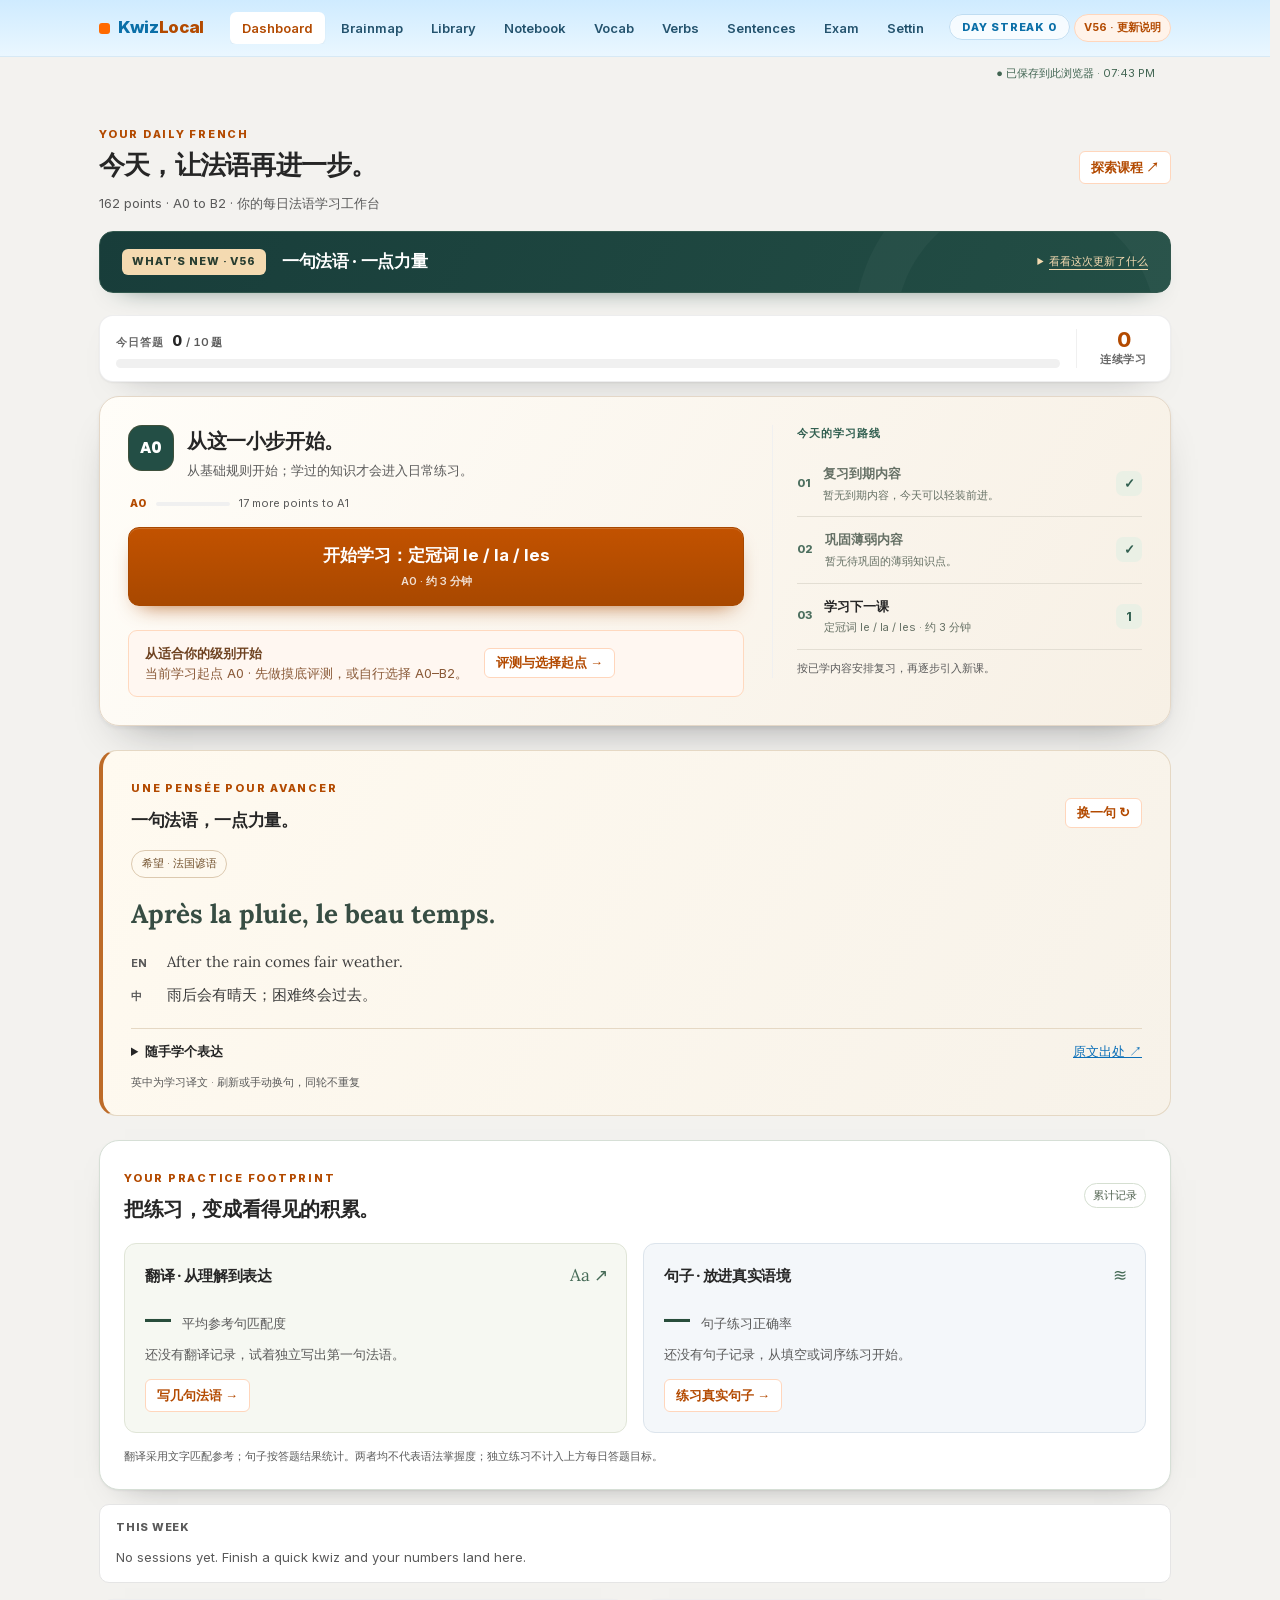
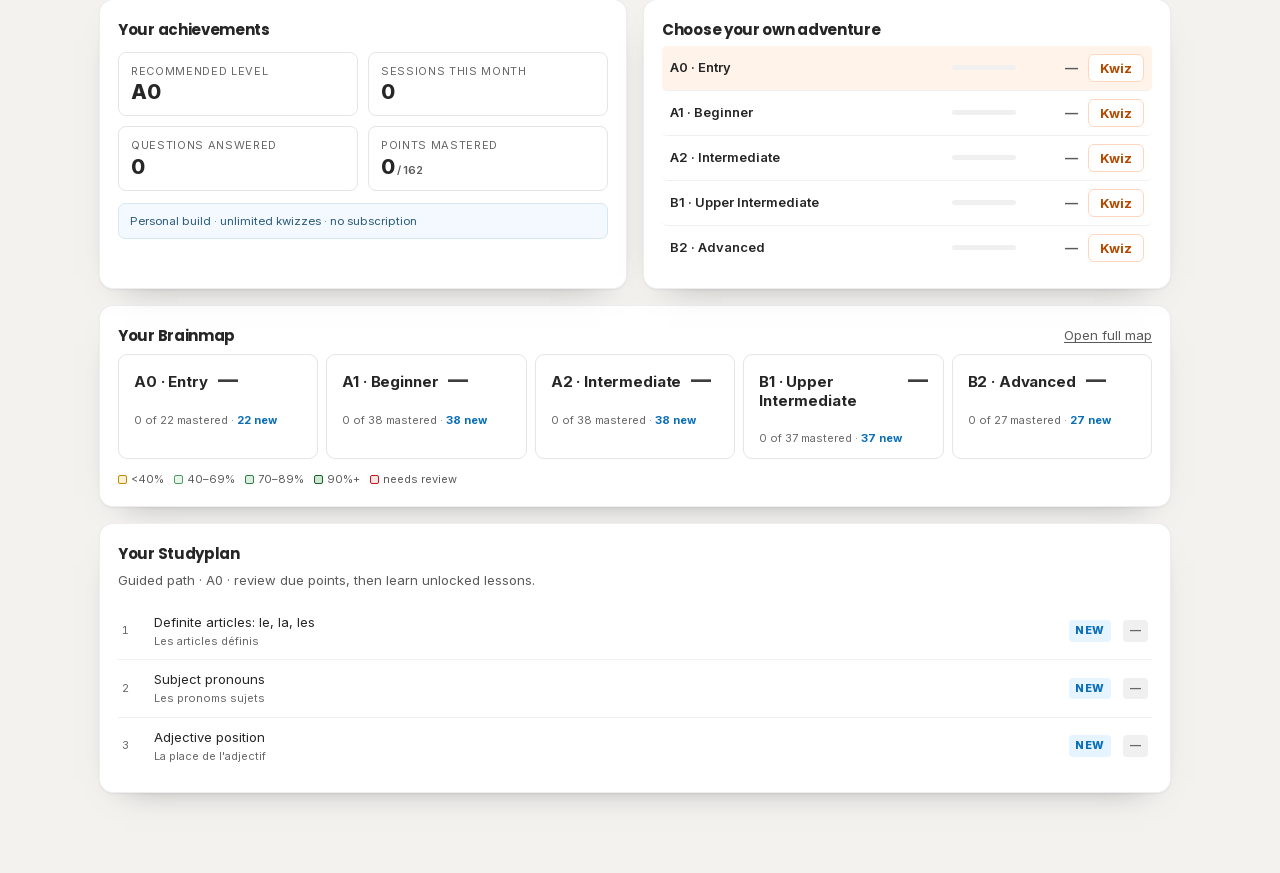
<file: app/index.html>
<!DOCTYPE html>
<html lang="en">
<head>
<meta charset="UTF-8">
<meta name="viewport" content="width=device-width, initial-scale=1.0, viewport-fit=cover">
<meta name="theme-color" content="#F26500">
<meta name="description" content="Offline French grammar, vocabulary and conjugation practice.">
<meta name="apple-mobile-web-app-capable" content="yes">
<meta name="apple-mobile-web-app-status-bar-style" content="default">
<meta name="apple-mobile-web-app-title" content="KwizLocal">
<meta name="mobile-web-app-capable" content="yes">
<title>Kwiz Local — French</title>
<link rel="manifest" href="manifest.json">
<link rel="apple-touch-icon" href="icons/apple-touch-icon.png">
<link rel="icon" type="image/png" sizes="192x192" href="icons/icon-192.png">
<link rel="stylesheet" href="styles.css">
</head>
<body>
<header class="topbar">
  <div class="topbar-inner">
    <a class="logo" href="#/">
      <span class="logo-dot"></span>
      <span class="logo-text">Kwiz<span class="logo-accent">Local</span></span>
    </a>
    <nav class="nav">
      <a href="#/" data-nav="dashboard">Dashboard</a>
      <a href="#/brainmap" data-nav="brainmap">Brainmap</a>
      <a href="#/library" data-nav="library">Library</a>
      <a href="#/notebook" data-nav="notebook">Notebook</a>
      <a href="#/vocab" data-nav="vocab">Vocab</a>
      <a href="#/verbs" data-nav="verbs">Verbs</a>
      <a href="#/sentences" data-nav="sentences">Sentences</a>
      <a href="#/exam" data-nav="exam">Exam</a>
      <a href="#/settings" data-nav="settings">Settings</a>
    </nav>
    <div class="topbar-right">
      <span class="streak-chip" id="streakChip">DAY STREAK 0</span>
      <a href="#/settings" class="version-chip" id="versionChip" aria-label="版本与更新说明"></a>
    </div>
  </div>
</header>
<div class="save-status" id="saveStatus" role="status" aria-live="polite"></div>

<main id="app"></main>

<div id="tooltip" class="tooltip" hidden></div>
<div id="drawer" class="drawer" role="dialog" aria-modal="true" aria-labelledby="drawerTitle" tabindex="-1" hidden>
  <div class="drawer-head">
    <span id="drawerTitle"></span>
    <button class="icon-btn" id="drawerClose" aria-label="Close">×</button>
  </div>
  <div id="drawerBody" class="drawer-body"></div>
</div>
<div id="scrim" class="scrim" hidden></div>

<nav class="tabbar" id="tabbar" aria-label="Primary">
  <a href="#/" data-tab="dashboard">
    <svg viewBox="0 0 24 24" aria-hidden="true"><path d="M3 11l9-8 9 8v8a2 2 0 0 1-2 2h-4v-6H9v6H5a2 2 0 0 1-2-2z"/></svg>
    <span>Home</span>
  </a>
  <button type="button" data-tab-action="quick">
    <svg viewBox="0 0 24 24" aria-hidden="true"><path d="M8 5v14l11-7z"/></svg>
    <span>Practise</span>
  </button>
  <a href="#/library" data-tab="library">
    <svg viewBox="0 0 24 24" aria-hidden="true"><path d="M4 5h16v2H4zm0 6h16v2H4zm0 6h10v2H4z"/></svg>
    <span>Library</span>
  </a>
  <a href="#/notebook" data-tab="notebook">
    <svg viewBox="0 0 24 24" aria-hidden="true"><path d="M5 3h11a3 3 0 0 1 3 3v15H8a3 3 0 0 1-3-3zm3 2v11h9V6a1 1 0 0 0-1-1z"/></svg>
    <span>Notebook</span>
  </a>
  <button type="button" data-tab-action="more">
    <svg viewBox="0 0 24 24" aria-hidden="true"><path d="M6 10a2 2 0 1 0 0 4 2 2 0 0 0 0-4m6 0a2 2 0 1 0 0 4 2 2 0 0 0 0-4m6 0a2 2 0 1 0 0 4 2 2 0 0 0 0-4"/></svg>
    <span>More</span>
  </button>
</nav>

<div id="sheetScrim" class="scrim" hidden></div>
<div id="moreSheet" class="sheet" hidden>
  <div class="sheet-handle"></div>
  <div class="sheet-grid">
    <a href="#/brainmap"><b>Brainmap</b><span id="moreBrainmapCount">Your points, colour-coded</span></a>
    <a href="#/vocab"><b>Vocabulary</b><span id="moreVocabCount">words · flashcards · cloze</span></a>
    <a href="#/verbs"><b>Verbs</b><span>74 verbs × 7 tenses</span></a>
    <a href="#/sentences"><b>Sentences</b><span>13,869 real sentences</span></a>
    <a href="#/exam"><b>Exam</b><span>TCF-style timed test</span></a>
    <a href="#/settings"><b>Settings</b><span>Goal, export, import</span></a>
  </div>
</div>

<script src="release.js"></script>
<script src="coaching.js"></script>
<script src="data.js"></script>
<script src="extra.js"></script>
<script src="foundations.js"></script>
<script src="deep.js"></script>
<script src="zh.js"></script>
<script src="contrast.js"></script>
<script src="vocab.js"></script>
<script src="gloss.js"></script>
<script src="distract.js"></script>
<script src="verbs.js"></script>
<script src="curriculum.js"></script>
<script src="answer-matcher.js"></script>
<script src="engine.js"></script>
<script src="source-library.js"></script>
<script src="theme-library.js"></script>
<script src="reference-library.js"></script>
<script src="batch-practice.js"></script>
<script src="learning-support.js"></script>
<script src="home-extras.js"></script>
<script src="app.js"></script>
<script>
/* Service worker only works over http(s); skip it when opened as a file.

   A new build is cached but does NOT take over on its own — activating it
   would swap assets under a page that is halfway through a quiz. Instead the
   page offers a banner and the learner decides when to switch. */
if ("serviceWorker" in navigator && location.protocol.indexOf("http") === 0) {
  var updateBar = null;
  var applyingUpdate = false;
  navigator.serviceWorker.addEventListener("controllerchange", function () {
    if (applyingUpdate) location.reload();
  });

  function offerUpdate(worker) {
    if (!worker || !navigator.serviceWorker.controller) return;  // first install
    if (updateBar) return;
    updateBar = document.createElement("div");
    updateBar.className = "sw-update";
    updateBar.setAttribute("role", "status");
    updateBar.innerHTML = '<span>新版本已就绪 · A new version is ready.</span>'
      + '<button type="button" class="sw-update-go">Reload</button>'
      + '<button type="button" class="sw-update-later" aria-label="Dismiss">Later</button>';
    document.body.appendChild(updateBar);
    updateBar.querySelector(".sw-update-go").addEventListener("click", function () {
      applyingUpdate = true;
      this.disabled = true;
      this.textContent = "正在更新…";
      worker.postMessage({ type: "SKIP_WAITING" });
    });
    updateBar.querySelector(".sw-update-later").addEventListener("click", function () {
      updateBar.remove();
      updateBar = null;
    });
  }

  window.addEventListener("load", function () {
    navigator.serviceWorker.register("sw.js", { updateViaCache: "none" }).then(function (reg) {
      offerUpdate(reg.waiting);
      reg.addEventListener("updatefound", function () {
        var next = reg.installing;
        if (!next) return;
        next.addEventListener("statechange", function () {
          if (next.state === "installed") offerUpdate(next);
        });
      });
    }).catch(function () {});
  });
}
</script>
<script>
document.getElementById("versionChip").textContent = "V" + RELEASE.version + " · 更新说明";
renderSaveStatus();
</script>
</body>
</html>
</file>
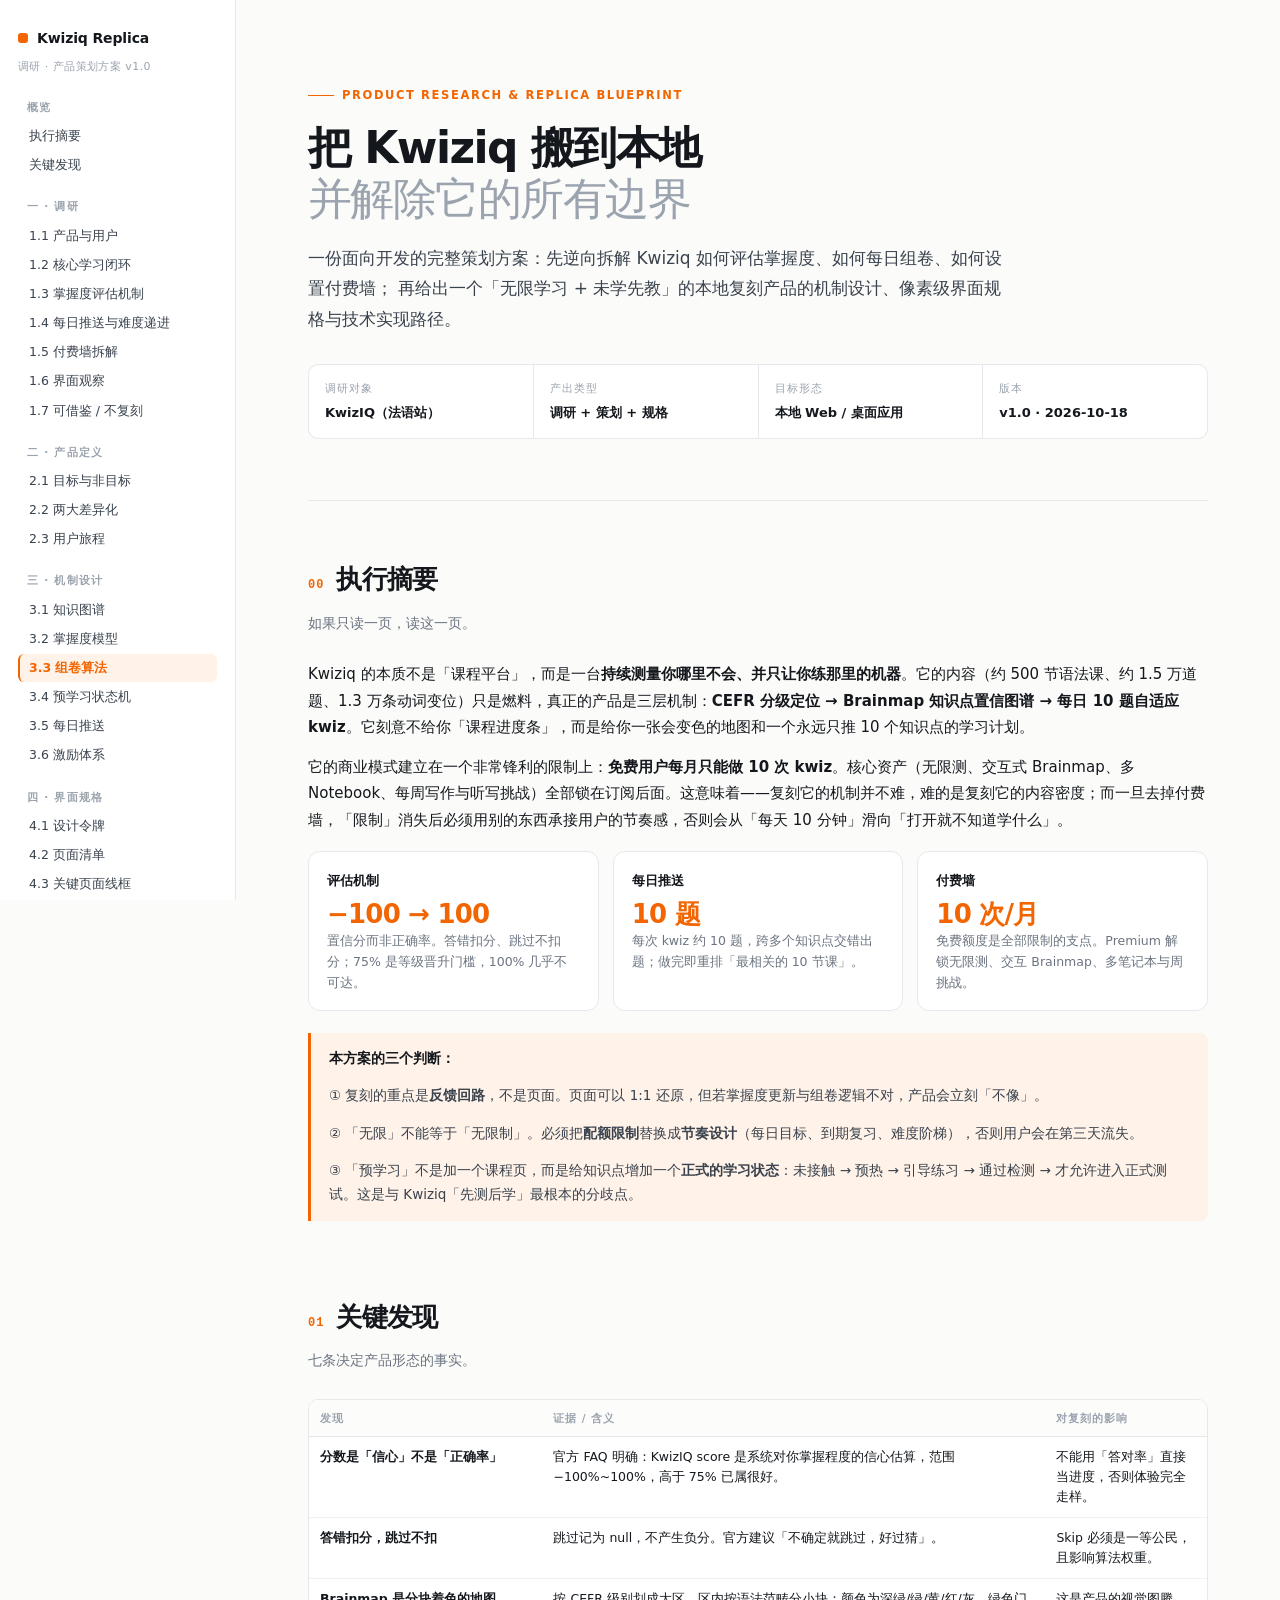
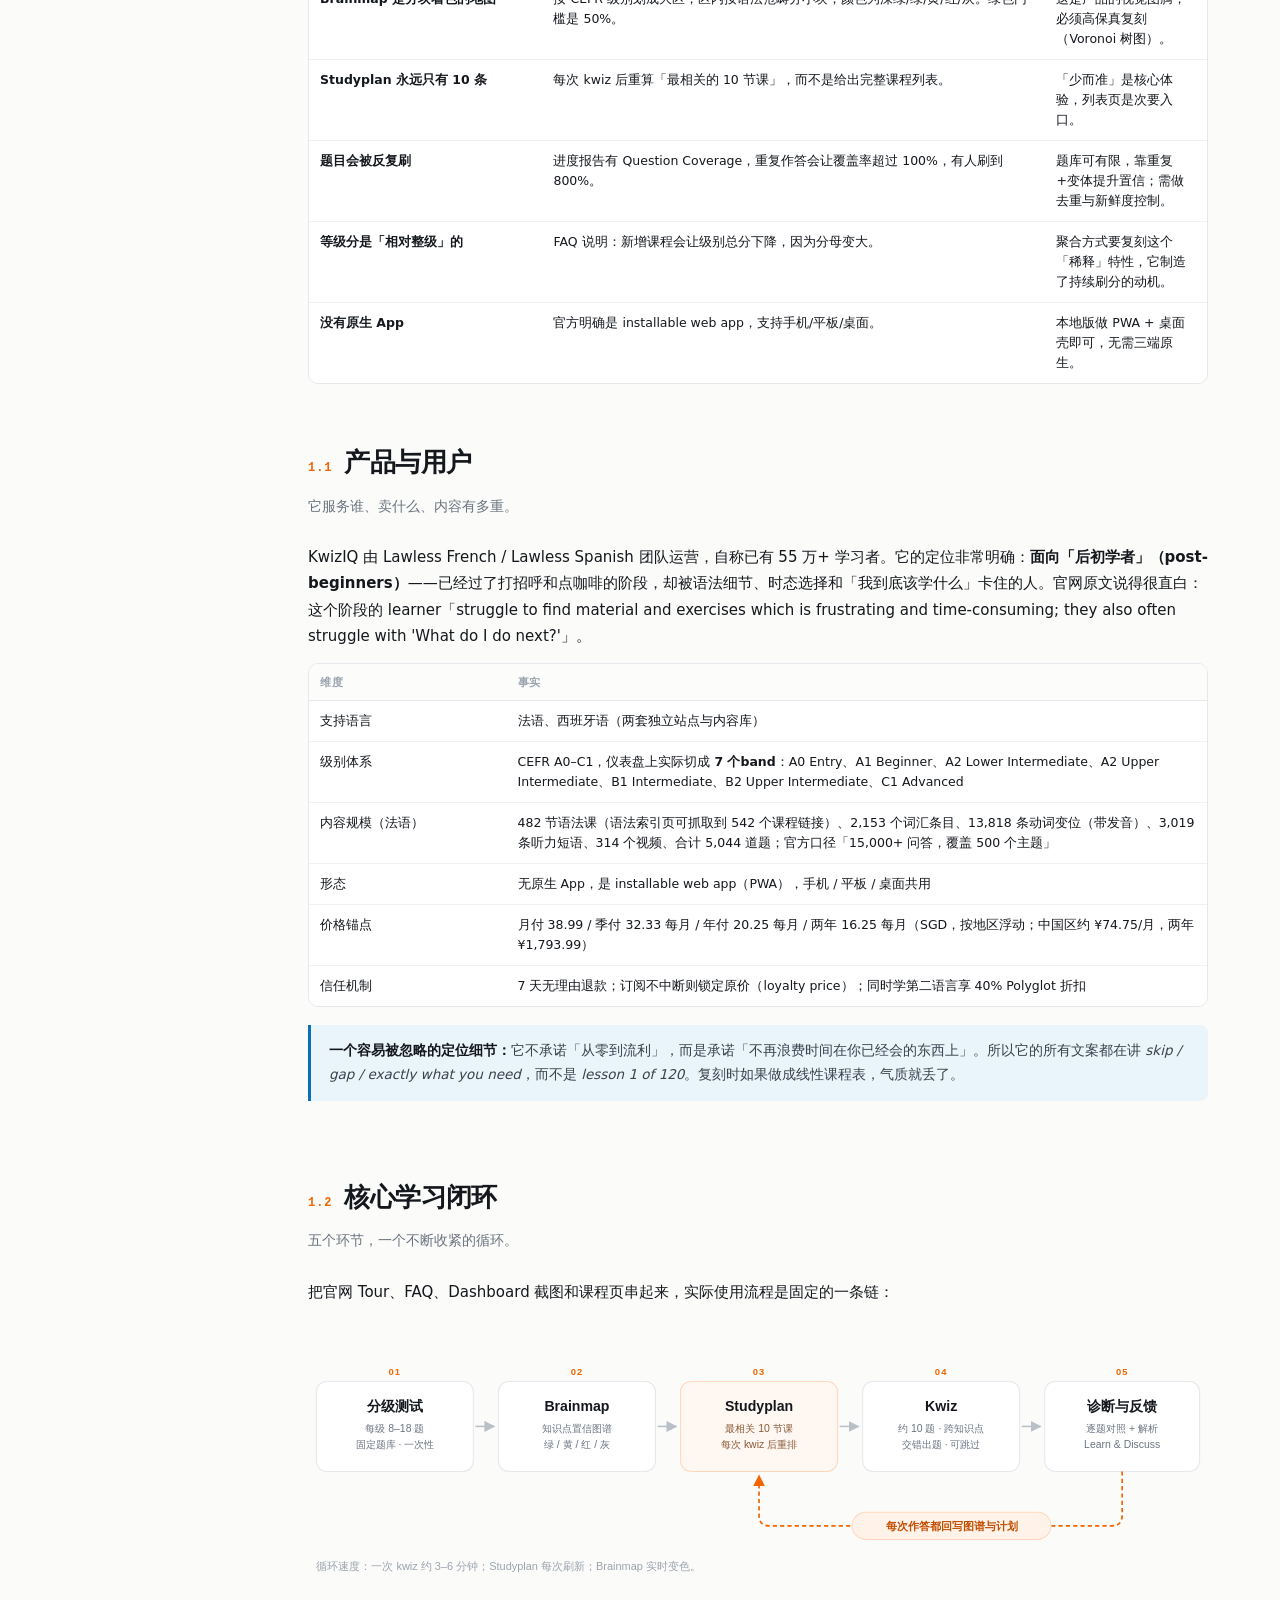
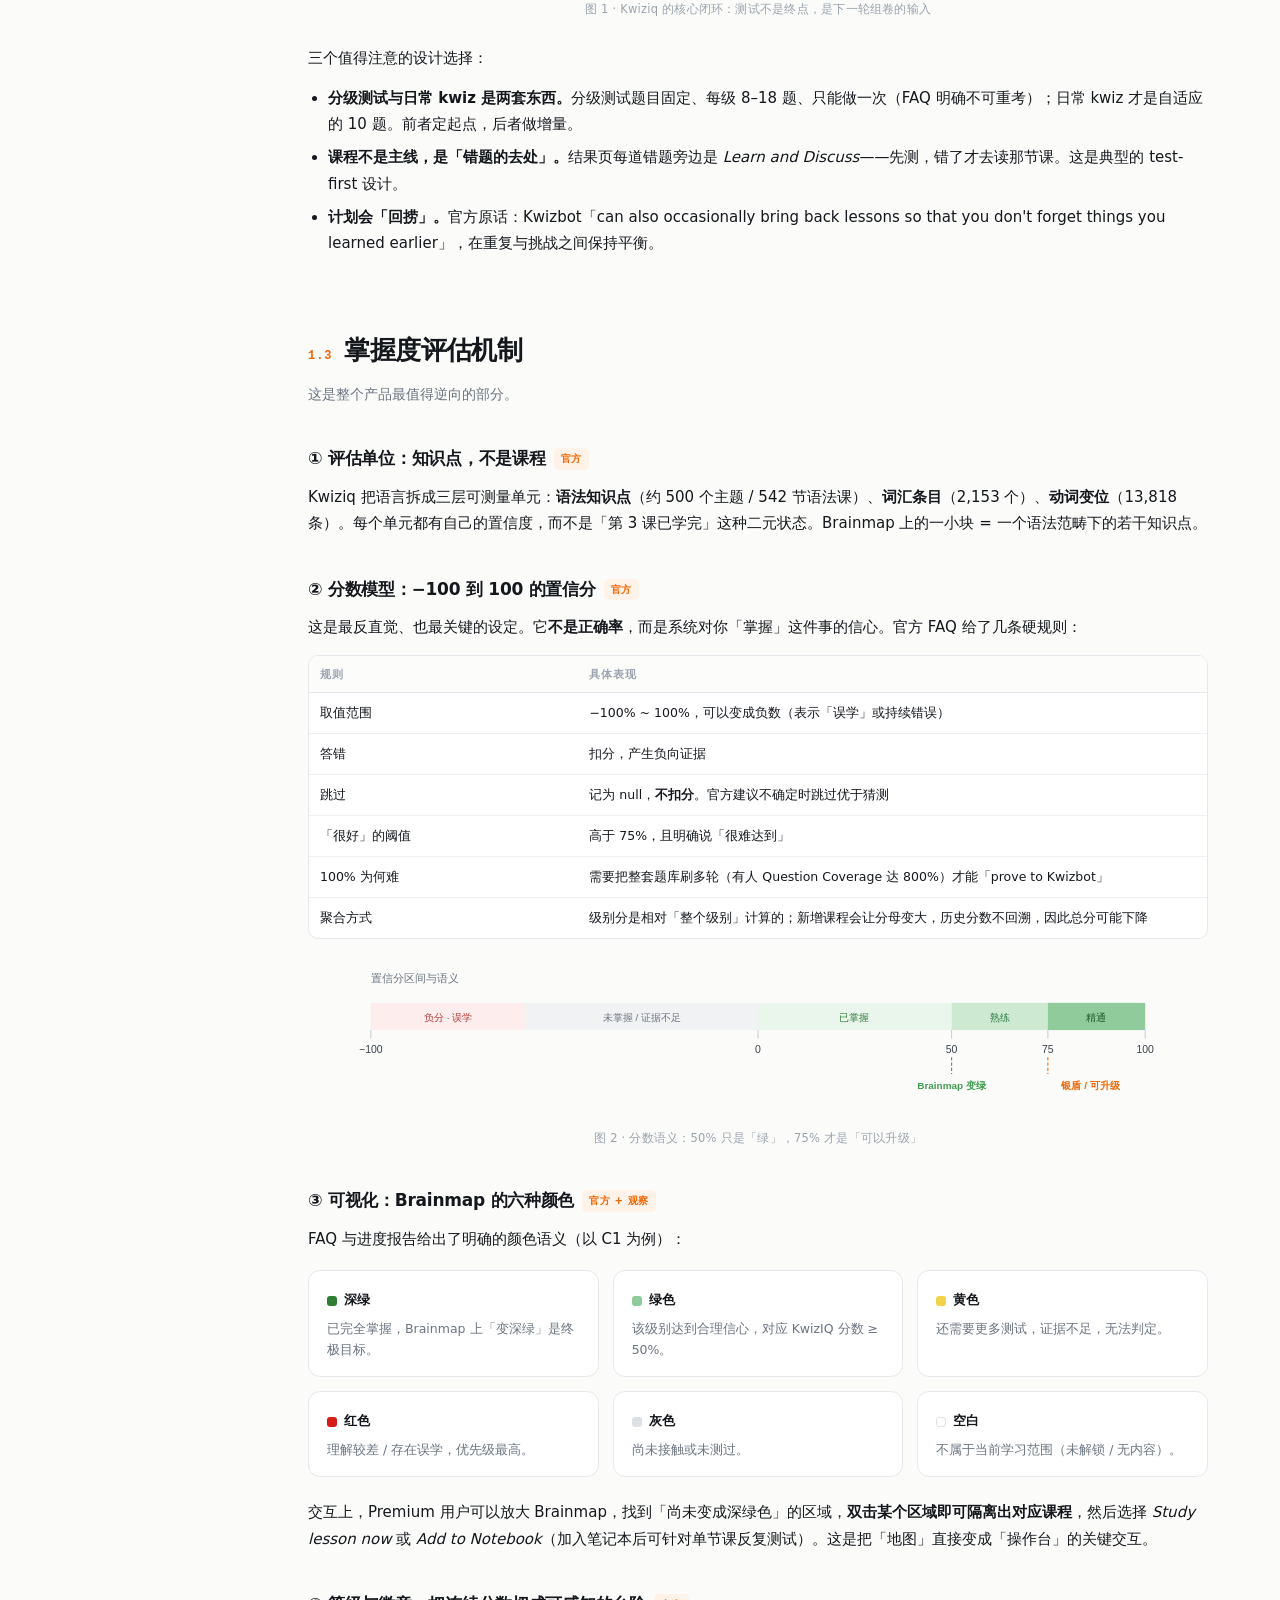
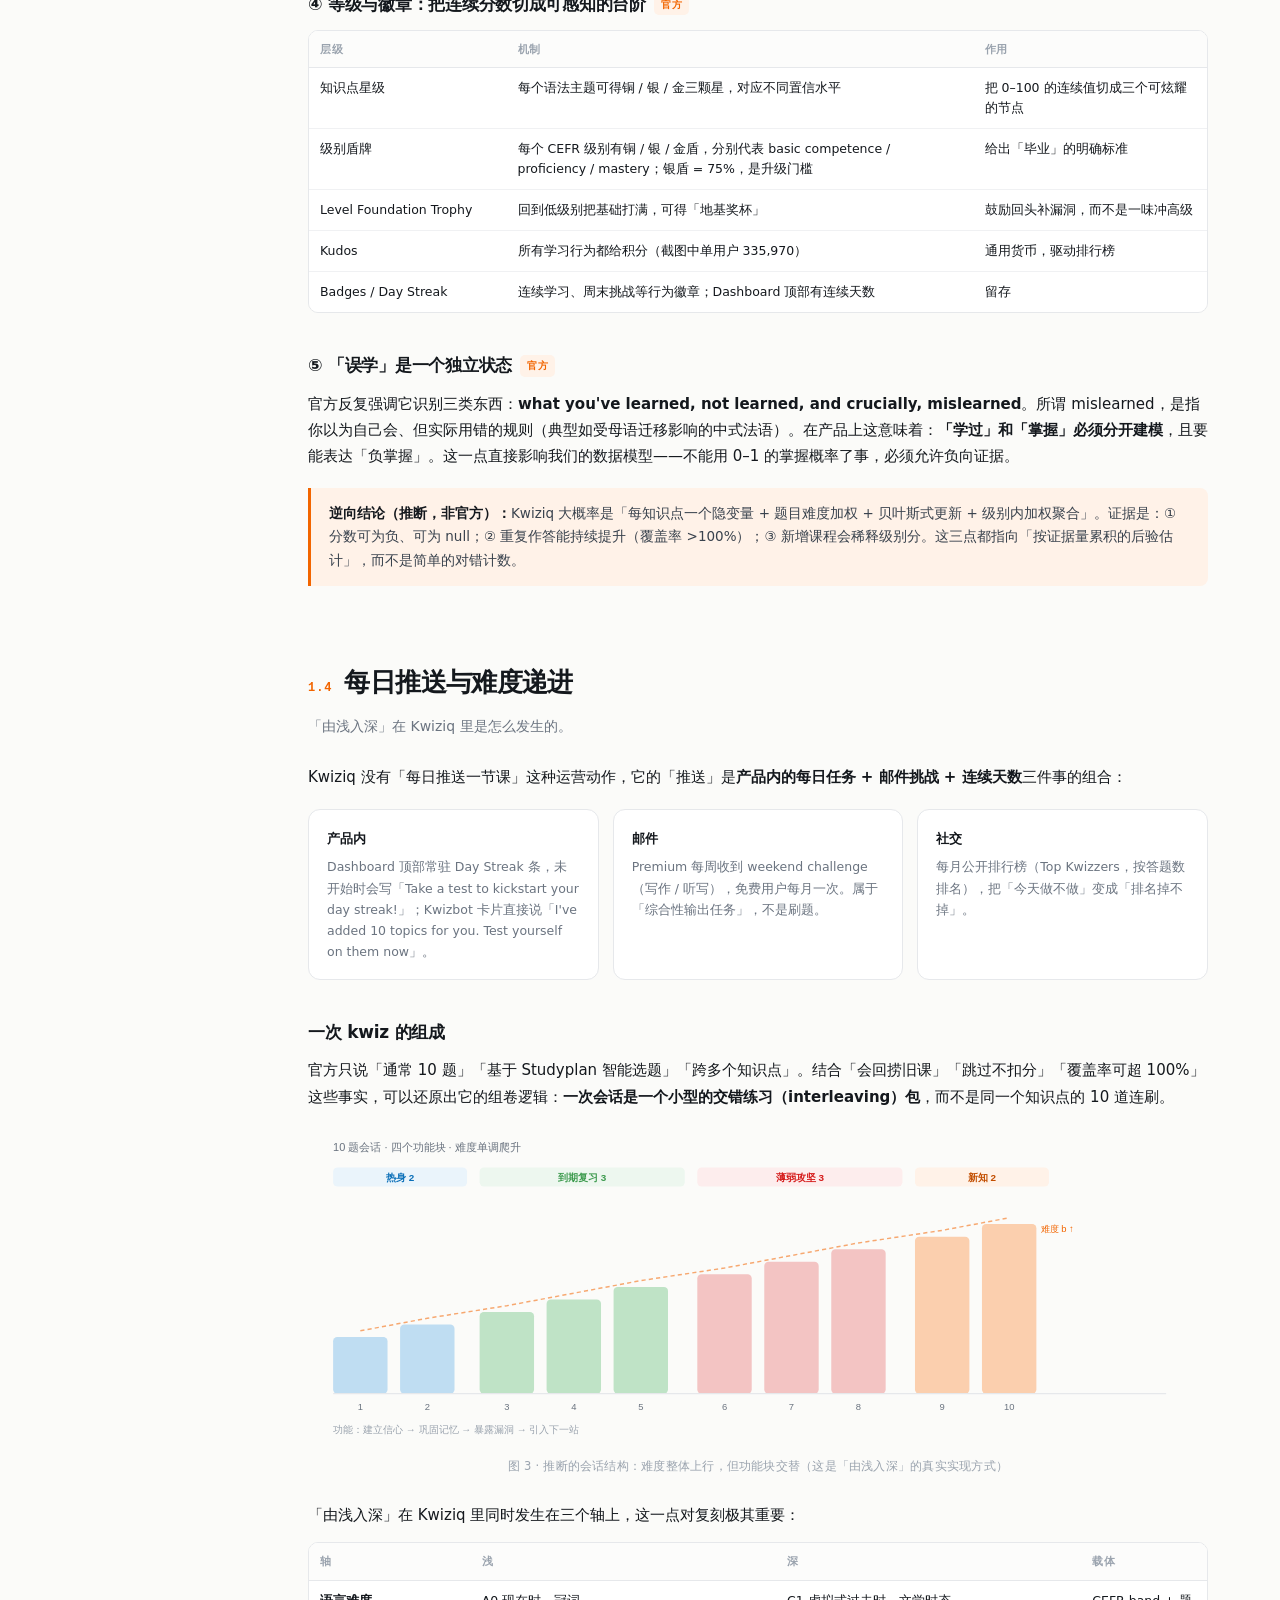
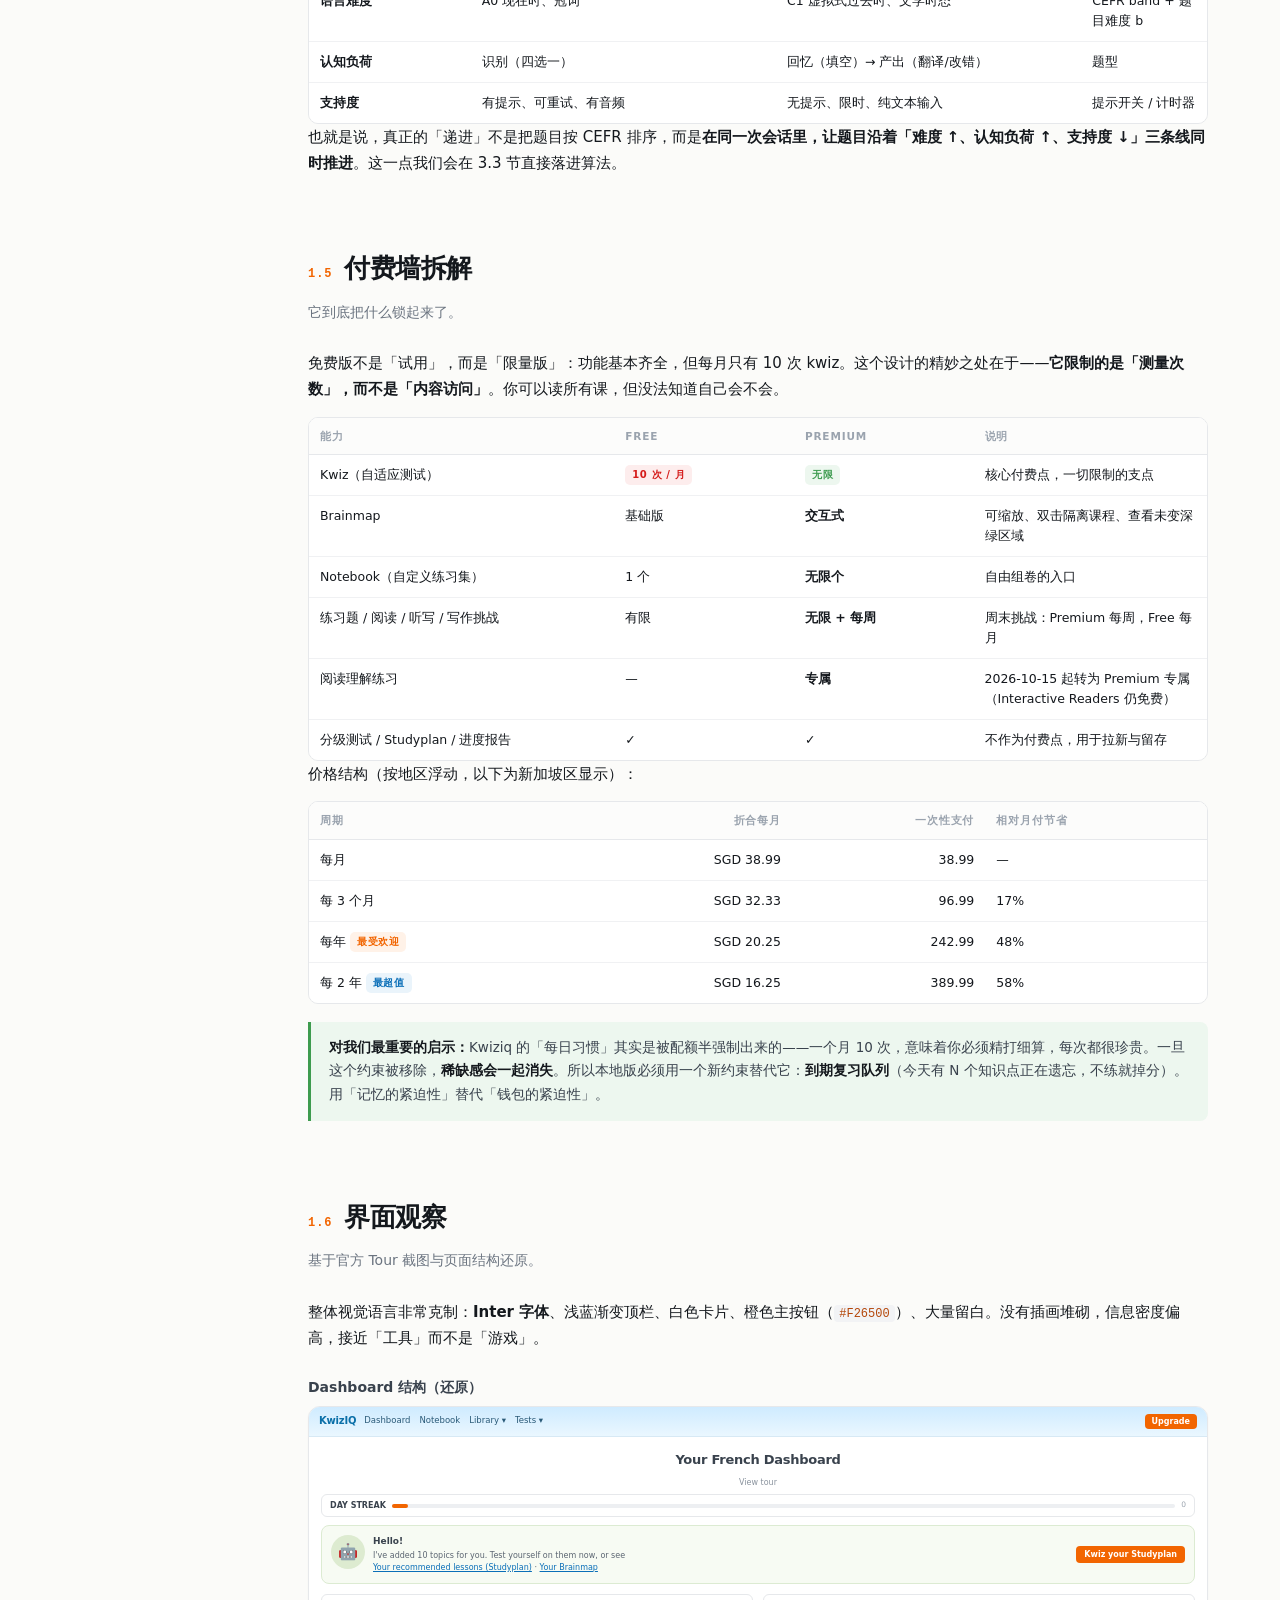
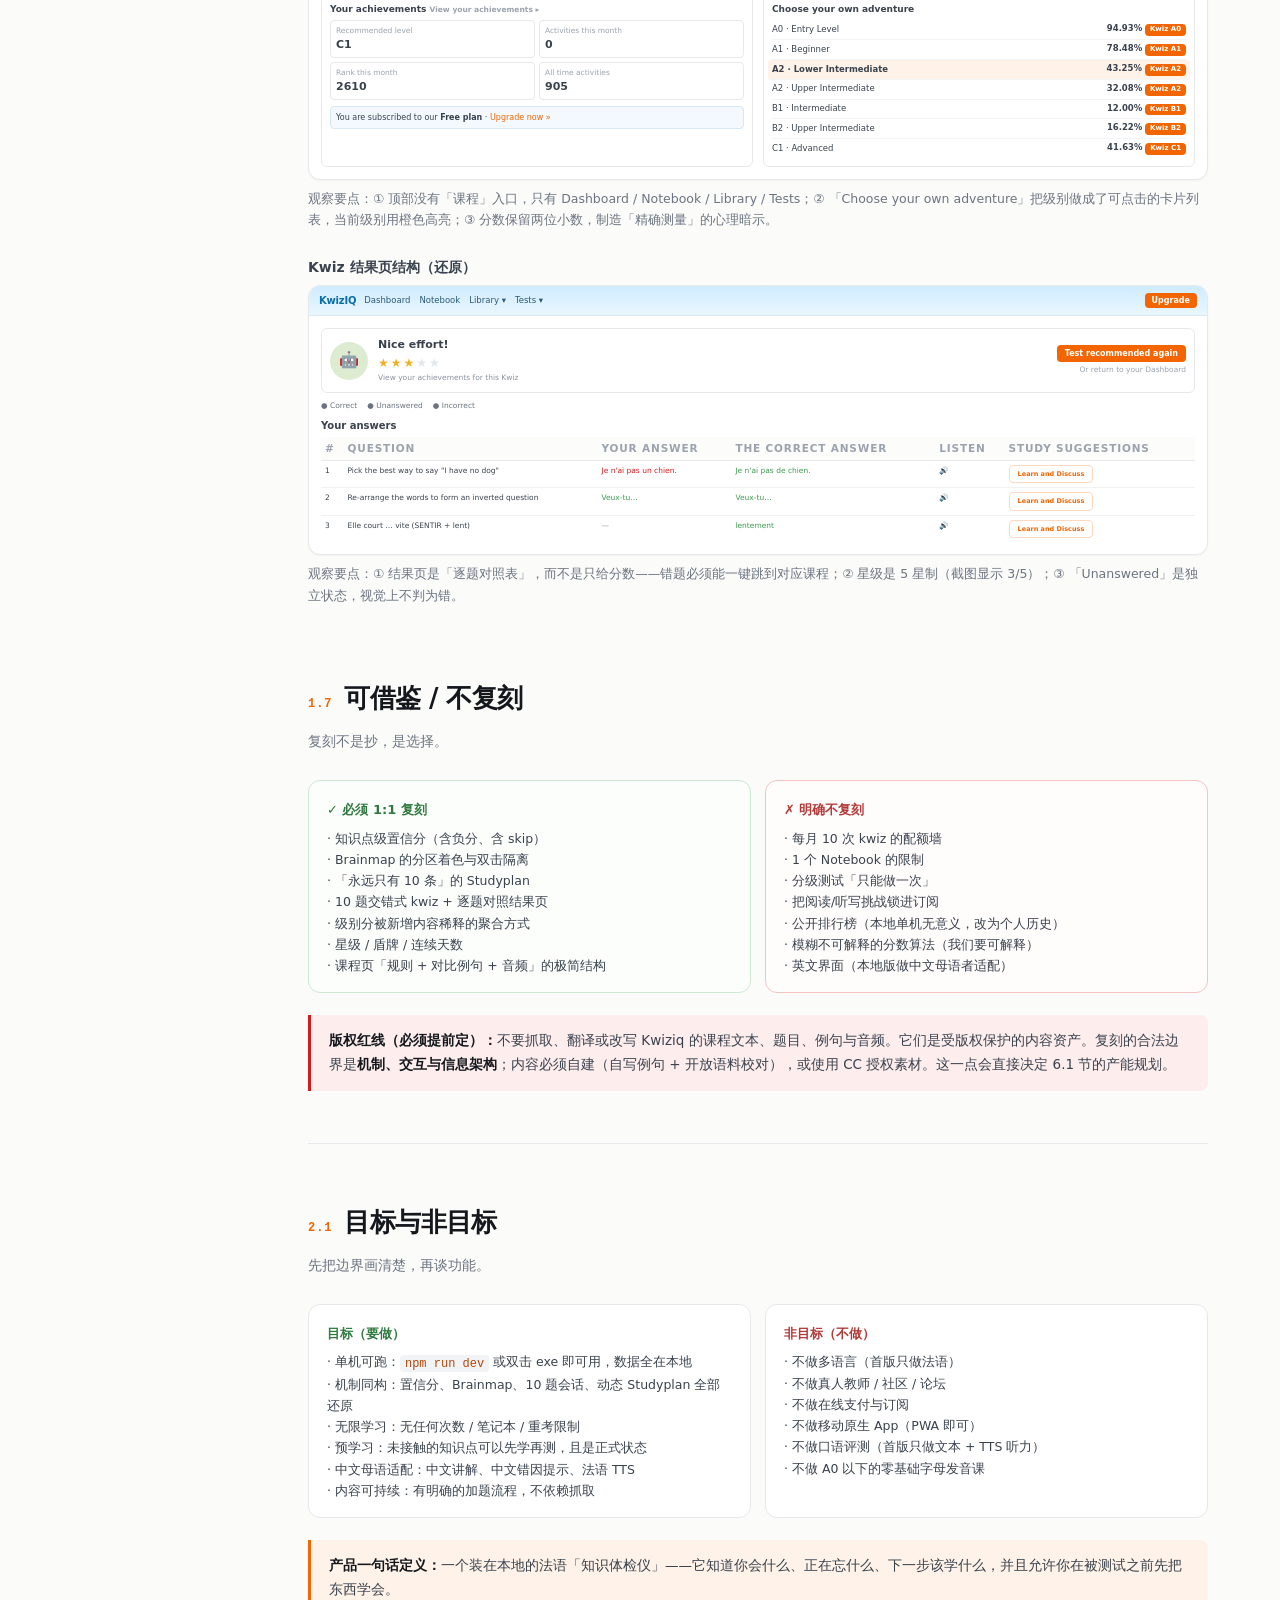
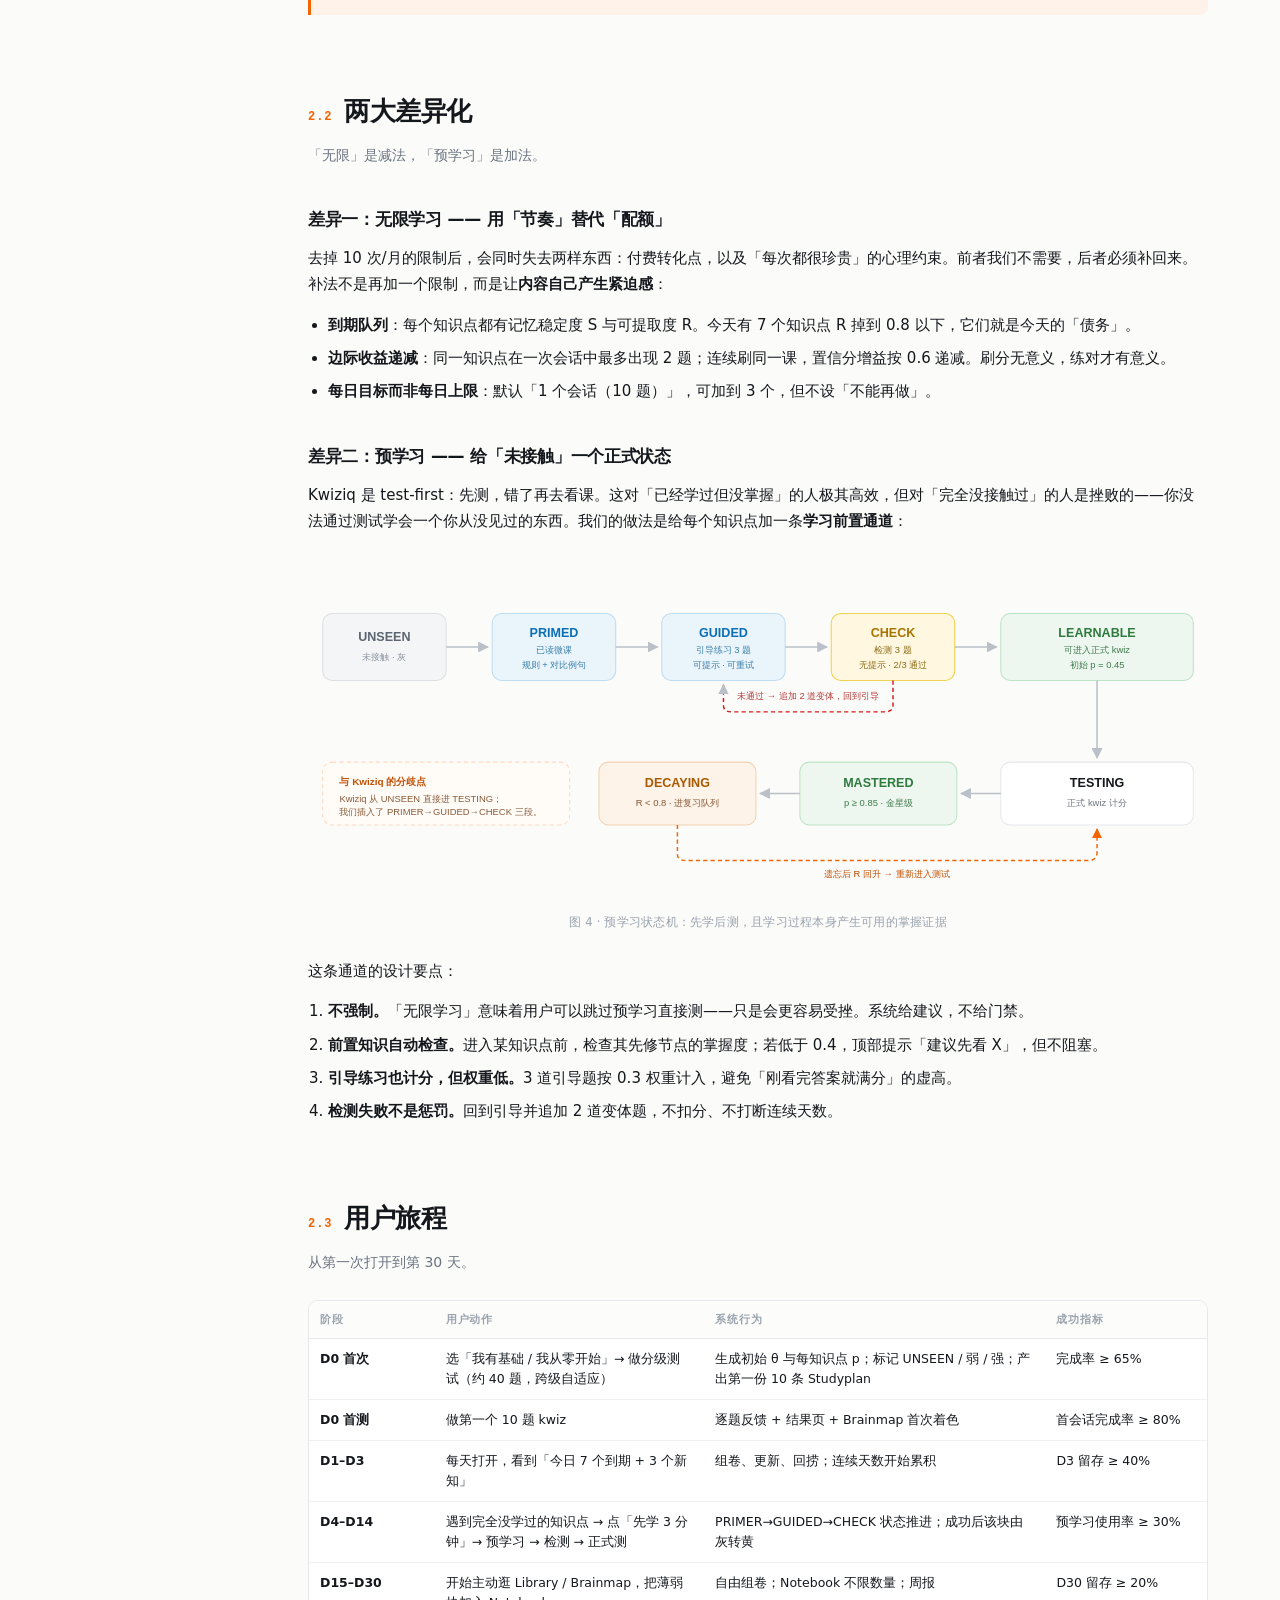
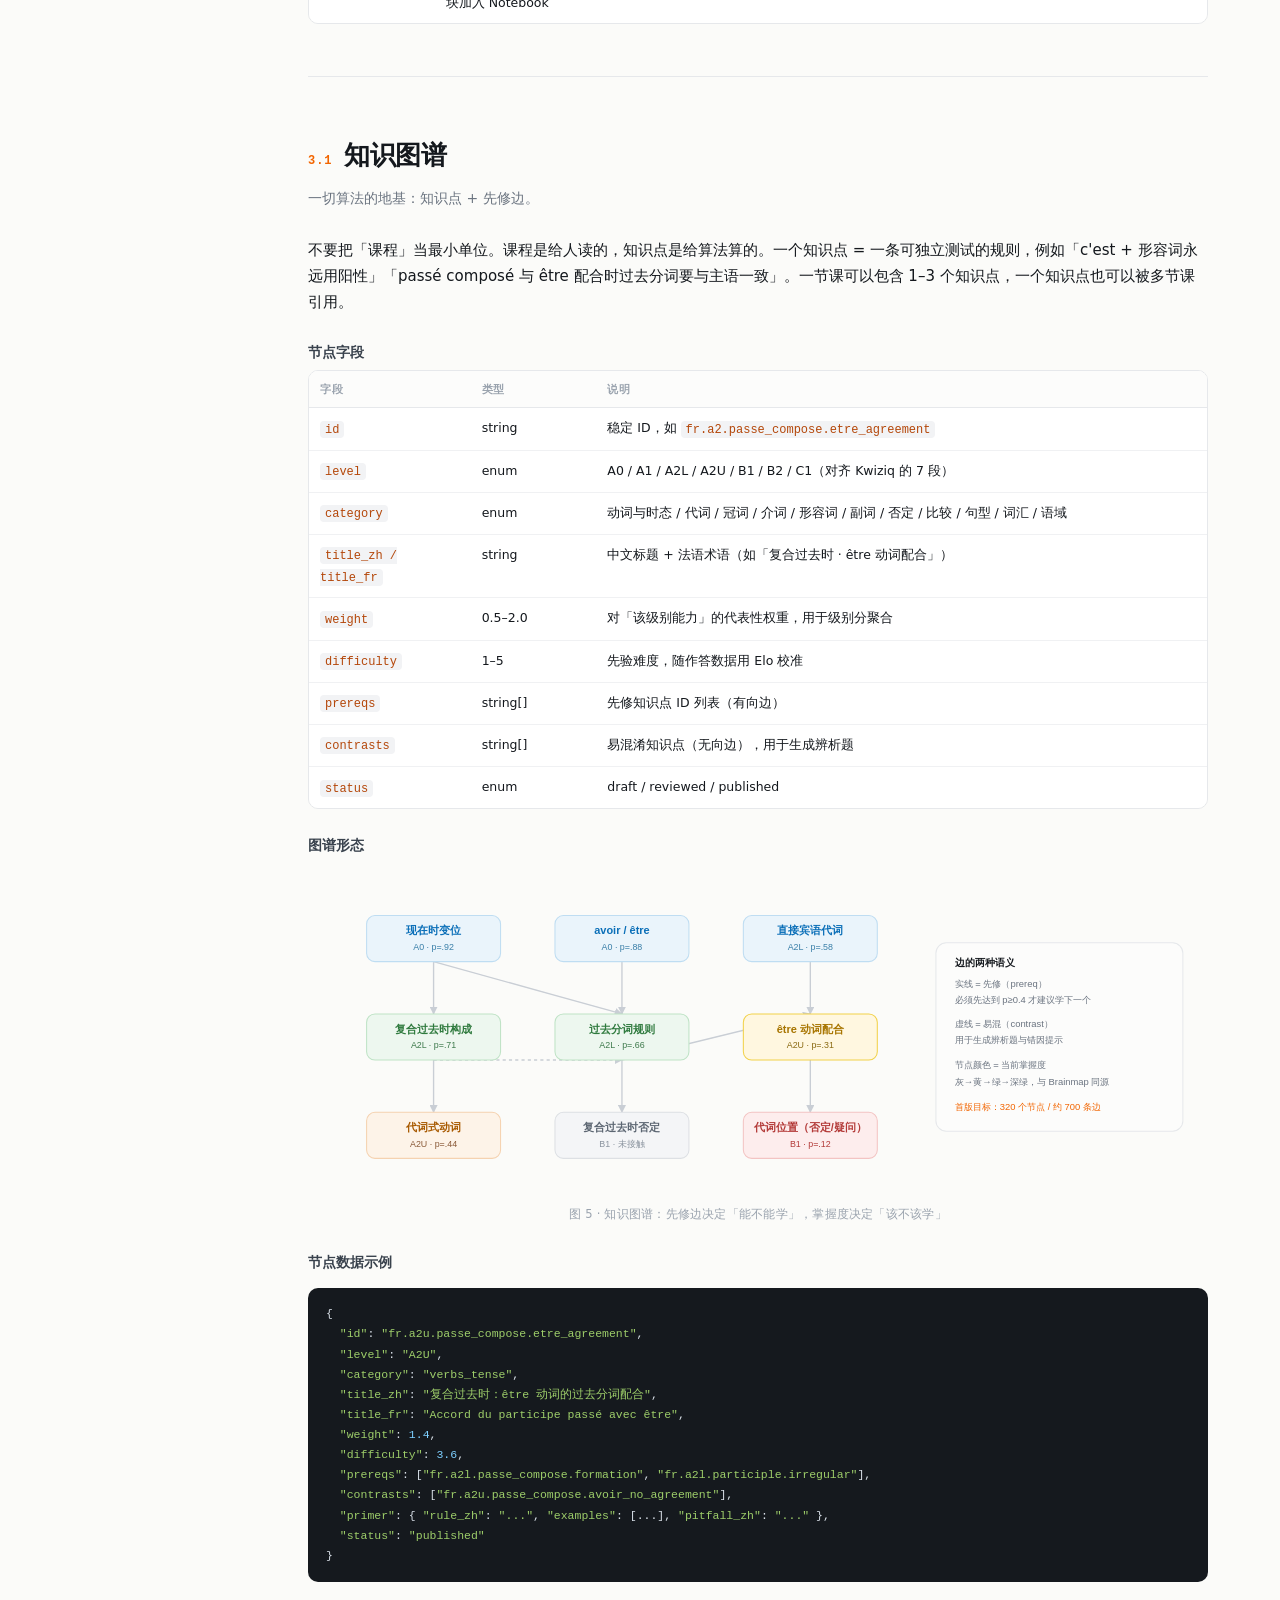
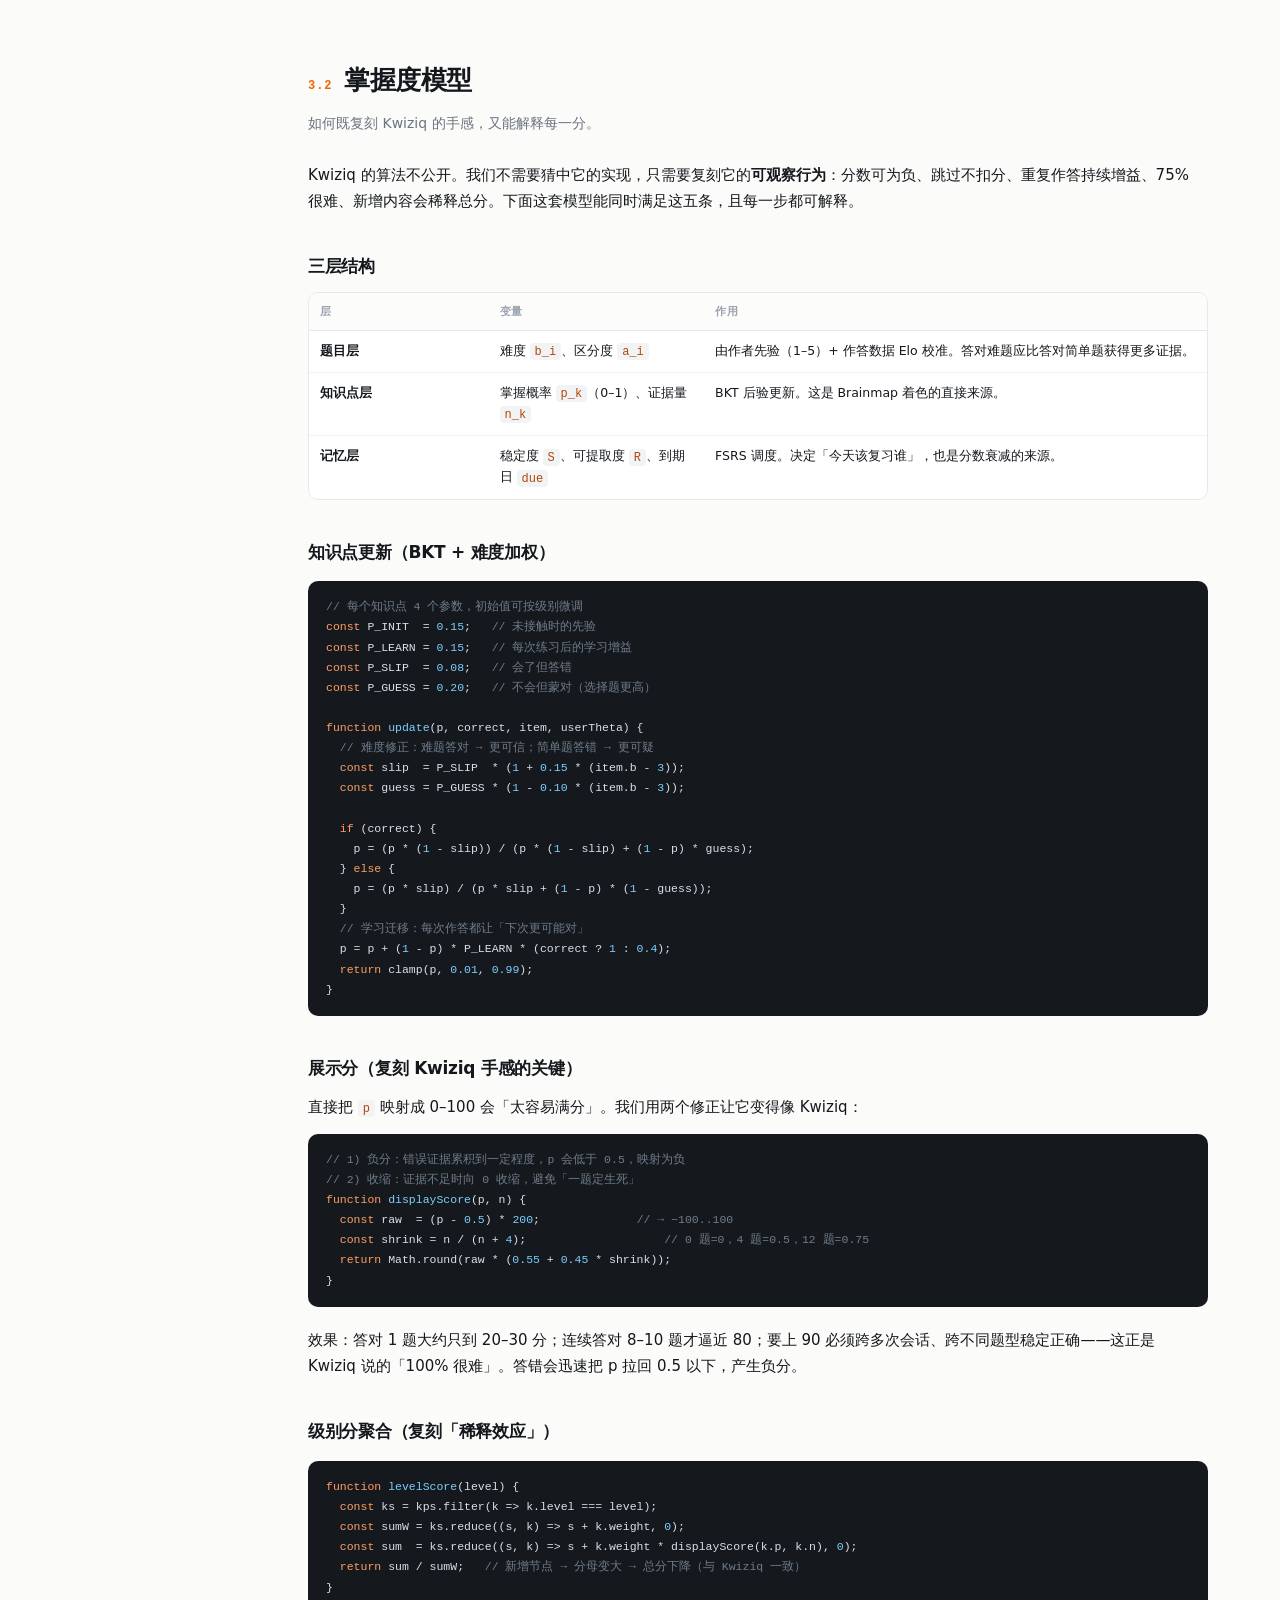
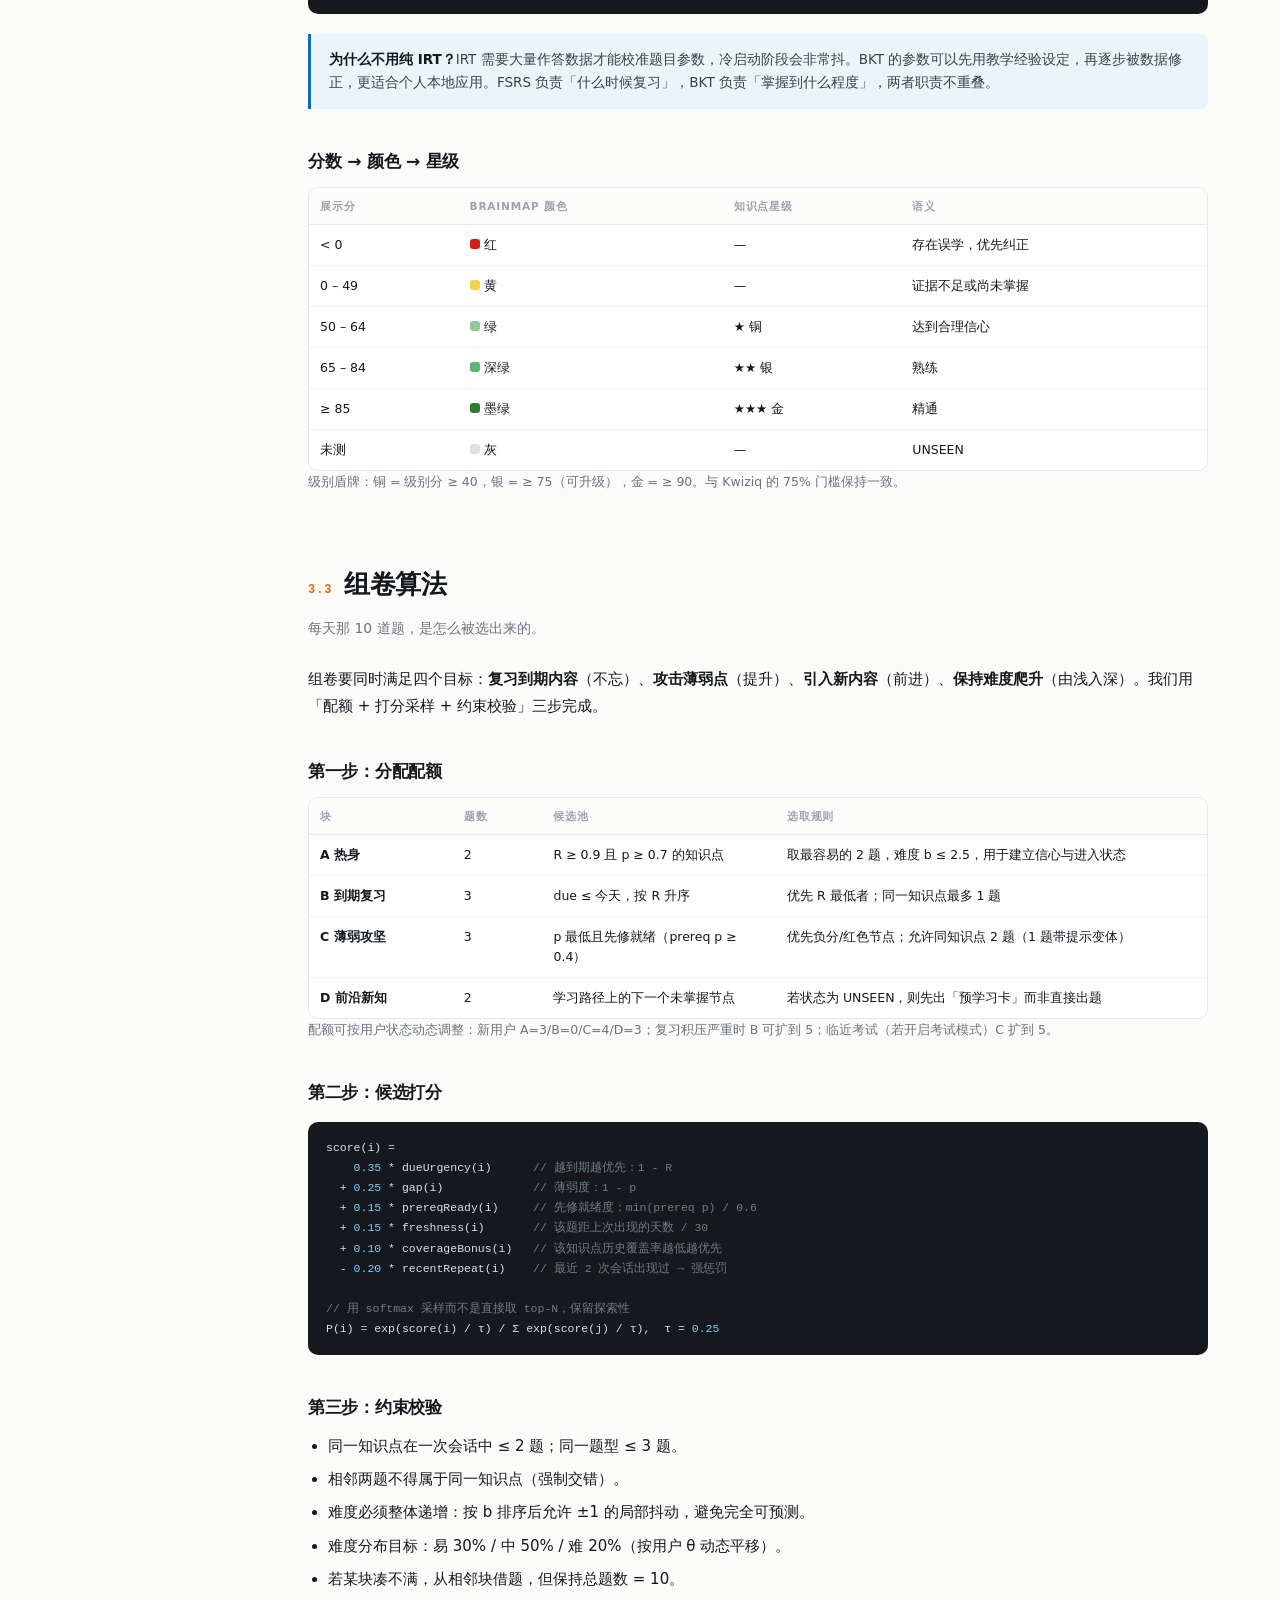
<file: Kwiziq复刻_调研与策划方案.html>
<!DOCTYPE html>
<html lang="zh-CN">
<head>
<meta charset="UTF-8">
<meta name="viewport" content="width=device-width, initial-scale=1.0">
<title>Kwiziq 复刻 · 调研与产品策划方案</title>
<style>
  :root{
    --ink:#14181D; --ink2:#39424D; --muted:#6B7480; --faint:#9AA3AE;
    --line:#E6E8EB; --line2:#F0F1F3; --bg:#FBFBF9; --card:#FFFFFF;
    --brand:#F26500; --brand-soft:#FFF2E8; --brand-line:#FFD9BF;
    --blue:#0B6FB8; --blue-soft:#EAF4FB;
    --green:#3E9B4F; --green-soft:#EDF7EF;
    --red:#D51C1B; --red-soft:#FDEDED;
    --yellow:#C98A00; --yellow-soft:#FFF7E0;
    --mono:"SFMono-Regular",Consolas,"Liberation Mono",Menlo,monospace;
    --sans:"Inter","Segoe UI","PingFang SC","Microsoft YaHei",system-ui,sans-serif;
  }
  *{box-sizing:border-box}
  html{scroll-behavior:smooth}
  body{
    margin:0;background:var(--bg);color:var(--ink);
    font-family:var(--sans);font-size:15px;line-height:1.75;
    -webkit-font-smoothing:antialiased;
  }
  a{color:var(--brand);text-decoration:none}
  a:hover{text-decoration:underline}

  /* ---------- sidebar ---------- */
  .side{
    position:fixed;top:0;left:0;bottom:0;width:236px;overflow-y:auto;
    background:#fff;border-right:1px solid var(--line);padding:26px 18px 40px;z-index:20;
  }
  .side .brandmark{display:flex;align-items:center;gap:9px;margin-bottom:6px}
  .dot{width:10px;height:10px;border-radius:3px;background:var(--brand);display:inline-block}
  .side .bt{font-weight:700;font-size:14px;letter-spacing:-.01em}
  .side .bs{font-size:11px;color:var(--faint);margin-bottom:22px;letter-spacing:.04em}
  .side nav a{
    display:block;font-size:12.5px;color:var(--ink2);padding:5px 9px;border-radius:6px;
    border-left:2px solid transparent;margin-bottom:1px;line-height:1.45;
  }
  .side nav a:hover{background:var(--line2);text-decoration:none;color:var(--ink)}
  .side nav a.on{background:var(--brand-soft);color:var(--brand);border-left-color:var(--brand);font-weight:600}
  .side .grp{font-size:10.5px;letter-spacing:.12em;color:var(--faint);margin:18px 0 6px 9px;font-weight:600}

  /* ---------- main ---------- */
  main{margin-left:236px;padding:0 48px 120px}
  .wrap{max-width:900px;margin:0 auto}

  /* ---------- hero ---------- */
  .hero{padding:78px 0 46px;border-bottom:1px solid var(--line)}
  .kicker{
    display:inline-flex;align-items:center;gap:8px;font-size:11.5px;letter-spacing:.14em;
    color:var(--brand);font-weight:700;text-transform:uppercase;margin-bottom:18px;
  }
  .kicker::before{content:"";width:26px;height:1.5px;background:var(--brand)}
  h1{font-size:44px;line-height:1.15;letter-spacing:-.035em;margin:0 0 18px;font-weight:800}
  h1 .thin{color:var(--faint);font-weight:300}
  .lede{font-size:17px;line-height:1.8;color:var(--ink2);max-width:700px;margin:0 0 30px}
  .meta{display:grid;grid-template-columns:repeat(4,1fr);gap:1px;background:var(--line);border:1px solid var(--line);border-radius:10px;overflow:hidden}
  .meta div{background:#fff;padding:14px 16px}
  .meta dt{font-size:10.5px;letter-spacing:.1em;color:var(--faint);text-transform:uppercase;margin-bottom:4px}
  .meta dd{margin:0;font-size:13px;font-weight:600;color:var(--ink)}

  /* ---------- sections ---------- */
  section{padding-top:56px}
  h2{
    font-size:26px;letter-spacing:-.025em;margin:0 0 8px;font-weight:750;
    display:flex;align-items:baseline;gap:12px;
  }
  h2 .num{font-size:12px;color:var(--brand);font-weight:700;letter-spacing:.08em;font-family:var(--mono)}
  .sub{color:var(--muted);font-size:14px;margin:0 0 26px}
  h3{font-size:17px;margin:38px 0 10px;letter-spacing:-.015em;font-weight:700}
  h3 .tag{font-size:10px;vertical-align:2px;margin-left:8px}
  h4{font-size:14px;margin:24px 0 6px;font-weight:700;color:var(--ink2)}
  p{margin:0 0 14px}
  ul,ol{margin:0 0 16px;padding-left:20px}
  li{margin:0 0 7px}
  strong{font-weight:650}
  .small{font-size:12.5px;color:var(--muted);line-height:1.7}
  .divider{height:1px;background:var(--line);margin:52px 0 0}

  /* ---------- cards / callouts ---------- */
  .grid2{display:grid;grid-template-columns:1fr 1fr;gap:14px;margin:18px 0 22px}
  .grid3{display:grid;grid-template-columns:repeat(3,1fr);gap:14px;margin:18px 0 22px}
  .card{background:var(--card);border:1px solid var(--line);border-radius:12px;padding:18px 18px 16px}
  .card .ct{font-size:13px;font-weight:700;margin-bottom:6px;display:flex;align-items:center;gap:7px}
  .card p{font-size:12.5px;color:var(--muted);margin:0;line-height:1.7}
  .card .big{font-size:26px;font-weight:800;letter-spacing:-.03em;color:var(--brand);line-height:1.2}
  .callout{
    border-left:3px solid var(--brand);background:var(--brand-soft);
    padding:14px 18px;border-radius:0 8px 8px 0;margin:18px 0;font-size:13.5px;color:var(--ink2);
  }
  .callout.blue{border-color:var(--blue);background:var(--blue-soft)}
  .callout.green{border-color:var(--green);background:var(--green-soft)}
  .callout.red{border-color:var(--red);background:var(--red-soft)}
  .callout b{color:var(--ink)}
  .callout p:last-child{margin-bottom:0}

  /* ---------- tables ---------- */
  table{width:100%;border-collapse:collapse;margin:16px 0 22px;font-size:12.5px;background:#fff}
  th{
    text-align:left;font-size:10.5px;letter-spacing:.08em;text-transform:uppercase;
    color:var(--faint);font-weight:700;padding:9px 11px;border-bottom:1.5px solid var(--line);background:#FCFCFB;
  }
  td{padding:10px 11px;border-bottom:1px solid var(--line2);vertical-align:top;line-height:1.6}
  tr:last-child td{border-bottom:none}
  td.num,th.num{text-align:right;font-variant-numeric:tabular-nums}
  .tbl-wrap{border:1px solid var(--line);border-radius:10px;overflow:hidden}
  .tbl-wrap table{margin:0}

  /* ---------- tags ---------- */
  .tag{
    display:inline-block;font-size:10px;font-weight:700;letter-spacing:.06em;
    padding:2px 7px;border-radius:5px;background:var(--line2);color:var(--muted);
    text-transform:uppercase;vertical-align:1px;white-space:nowrap;
  }
  .tag.o{background:var(--brand-soft);color:var(--brand)}
  .tag.b{background:var(--blue-soft);color:var(--blue)}
  .tag.g{background:var(--green-soft);color:var(--green)}
  .tag.r{background:var(--red-soft);color:var(--red)}
  .tag.y{background:var(--yellow-soft);color:var(--yellow)}

  /* ---------- code ---------- */
  pre{
    background:#15191E;color:#D9E0E8;border-radius:10px;padding:16px 18px;overflow-x:auto;
    font-family:var(--mono);font-size:11.5px;line-height:1.75;margin:14px 0 20px;
  }
  pre .c{color:#6F7C8A}
  pre .k{color:#FF9E64}
  pre .s{color:#9ECE6A}
  pre .n{color:#7DCFFF}
  code.inl{font-family:var(--mono);font-size:12px;background:#F2F3F5;padding:1.5px 5px;border-radius:4px;color:#B4470A}

  /* ---------- figures ---------- */
  figure{margin:22px 0 26px}
  figure svg{width:100%;height:auto;display:block}
  figcaption{font-size:11.5px;color:var(--faint);margin-top:10px;text-align:center;letter-spacing:.02em}

  /* ---------- wireframe ---------- */
  .wf{
    border:1px solid var(--line);border-radius:12px;background:#fff;overflow:hidden;
    font-size:10px;line-height:1.4;color:var(--ink2);box-shadow:0 1px 2px rgba(20,24,29,.04);
  }
  .wf-bar{display:flex;align-items:center;gap:8px;padding:7px 10px;background:linear-gradient(180deg,#CFEBFF,#EAF7FF);border-bottom:1px solid #D7E9F5}
  .wf-logo{font-weight:800;font-size:10px;color:#0A6FA8;letter-spacing:-.02em}
  .wf-nav{display:flex;gap:9px;font-size:8.5px;color:#2A5A78}
  .wf-pill{margin-left:auto;background:var(--brand);color:#fff;border-radius:4px;padding:2px 7px;font-size:8px;font-weight:700}
  .wf-body{padding:12px}
  .wf-h{text-align:center;font-weight:800;font-size:13px;letter-spacing:-.02em;margin:2px 0 8px}
  .wf-streak{display:flex;align-items:center;gap:6px;border:1px solid var(--line);border-radius:6px;padding:5px 8px;margin-bottom:8px}
  .wf-kwizbot{display:flex;gap:8px;background:#F7FBF3;border:1px solid #DCEBD2;border-radius:8px;padding:9px}
  .wf-ava{width:34px;height:34px;border-radius:50%;background:#DDEBD0;flex:none;display:grid;place-items:center;font-size:16px}
  .wf-btn{display:inline-block;background:var(--brand);color:#fff;border-radius:4px;padding:3px 8px;font-size:8px;font-weight:700}
  .wf-btn.ghost{background:#fff;color:var(--brand);border:1px solid var(--brand-line)}
  .wf-cols{display:grid;grid-template-columns:1fr 1fr;gap:10px;margin-top:10px}
  .wf-box{border:1px solid var(--line);border-radius:6px;padding:8px}
  .wf-t{font-size:9px;font-weight:800;margin-bottom:5px}
  .wf-row{display:flex;justify-content:space-between;align-items:center;padding:3px 0;border-bottom:1px solid #F3F4F5;font-size:8.5px}
  .wf-row:last-child{border-bottom:none}
  .wf-row.on{background:#FFF3E9;margin:0 -4px;padding:3px 4px;border-radius:3px;font-weight:700}
  .wf-mini{font-size:7.5px;color:var(--faint)}

  /* ---------- misc ---------- */
  .kv{display:grid;grid-template-columns:150px 1fr;gap:0;border-top:1px solid var(--line);margin:16px 0 22px;font-size:13px}
  .kv dt{padding:9px 0;border-bottom:1px solid var(--line2);color:var(--muted);font-size:12px}
  .kv dd{padding:9px 0;border-bottom:1px solid var(--line2);margin:0}
  .quote{
    font-size:14px;color:var(--ink2);border-left:2px solid var(--line);
    padding:2px 0 2px 16px;margin:16px 0;font-style:italic;
  }
  .stepnum{
    display:inline-grid;place-items:center;width:20px;height:20px;border-radius:50%;
    background:var(--brand);color:#fff;font-size:10px;font-weight:800;margin-right:8px;vertical-align:1px;
  }
  .foot{margin-top:70px;padding-top:24px;border-top:1px solid var(--line);font-size:11.5px;color:var(--faint)}
  .print-only{display:none}

  @media (max-width:1080px){
    .side{display:none}
    main{margin-left:0;padding:0 22px 80px}
    h1{font-size:32px}
    .meta{grid-template-columns:1fr 1fr}
    .grid2,.grid3{grid-template-columns:1fr}
  }
  @media print{
    .side{display:none}
    main{margin:0;padding:0}
    body{background:#fff;font-size:10.5pt}
    section{page-break-inside:auto}
    h2{page-break-after:avoid}
    h3,h4{page-break-after:avoid}
    .card,.tbl-wrap,figure,.callout{page-break-inside:avoid}
    .print-only{display:block}
    /* 打印时恢复多列，避免全部堆成单列 */
    .meta{grid-template-columns:repeat(4,1fr)}
    .grid2{grid-template-columns:1fr 1fr}
    .grid3{grid-template-columns:repeat(3,1fr)}
    .card{padding:12px 12px 10px}
    .card p{font-size:9px;line-height:1.55}
    .card .ct{font-size:10px}
    .card .big{font-size:19px}
    table{font-size:8.6px}
    th{font-size:7.6px;padding:5px 6px}
    td{padding:6px 6px}
    pre{font-size:8px;line-height:1.5;padding:10px 12px}
    .wf{font-size:8px}
    .wf-body{padding:8px}
    figure svg{max-height:150mm}
    .hero{padding:24px 0 26px}
    h1{font-size:30px}
    .lede{font-size:12pt}
  }
</style>
</head>
<body>

<aside class="side">
  <div class="brandmark"><span class="dot"></span><span class="bt">Kwiziq Replica</span></div>
  <div class="bs">调研 · 产品策划方案 v1.0</div>
  <nav id="toc">
    <div class="grp">概览</div>
    <a href="#summary">执行摘要</a>
    <a href="#findings">关键发现</a>
    <div class="grp">一 · 调研</div>
    <a href="#s1">1.1 产品与用户</a>
    <a href="#s2">1.2 核心学习闭环</a>
    <a href="#s3">1.3 掌握度评估机制</a>
    <a href="#s4">1.4 每日推送与难度递进</a>
    <a href="#s5">1.5 付费墙拆解</a>
    <a href="#s6">1.6 界面观察</a>
    <a href="#s7">1.7 可借鉴 / 不复刻</a>
    <div class="grp">二 · 产品定义</div>
    <a href="#s8">2.1 目标与非目标</a>
    <a href="#s9">2.2 两大差异化</a>
    <a href="#s10">2.3 用户旅程</a>
    <div class="grp">三 · 机制设计</div>
    <a href="#s11">3.1 知识图谱</a>
    <a href="#s12">3.2 掌握度模型</a>
    <a href="#s13">3.3 组卷算法</a>
    <a href="#s14">3.4 预学习状态机</a>
    <a href="#s15">3.5 每日推送</a>
    <a href="#s16">3.6 激励体系</a>
    <div class="grp">四 · 界面规格</div>
    <a href="#s17">4.1 设计令牌</a>
    <a href="#s18">4.2 页面清单</a>
    <a href="#s19">4.3 关键页面线框</a>
    <a href="#s20">4.4 交互细节</a>
    <div class="grp">五 · 技术</div>
    <a href="#s21">5.1 技术选型</a>
    <a href="#s22">5.2 架构与数据模型</a>
    <a href="#s23">5.3 目录结构</a>
    <div class="grp">六 · 交付</div>
    <a href="#s24">6.1 内容生产</a>
    <a href="#s25">6.2 路线图</a>
    <a href="#s26">6.3 验收与风险</a>
    <a href="#s27">附录 · 来源</a>
  </nav>
</aside>

<main>
<div class="wrap">

<!-- ============ HERO ============ -->
<header class="hero">
  <div class="kicker">Product Research &amp; Replica Blueprint</div>
  <h1>把 Kwiziq 搬到本地<br><span class="thin">并解除它的所有边界</span></h1>
  <p class="lede">
    一份面向开发的完整策划方案：先逆向拆解 Kwiziq 如何评估掌握度、如何每日组卷、如何设置付费墙；
    再给出一个「无限学习 + 未学先教」的本地复刻产品的机制设计、像素级界面规格与技术实现路径。
  </p>
  <dl class="meta">
    <div><dt>调研对象</dt><dd>KwizIQ（法语站）</dd></div>
    <div><dt>产出类型</dt><dd>调研 + 策划 + 规格</dd></div>
    <div><dt>目标形态</dt><dd>本地 Web / 桌面应用</dd></div>
    <div><dt>版本</dt><dd>v1.0 · 2026-10-18</dd></div>
  </dl>
</header>

<!-- ============ SUMMARY ============ -->
<section id="summary">
  <h2><span class="num">00</span>执行摘要</h2>
  <p class="sub">如果只读一页，读这一页。</p>

  <p>Kwiziq 的本质不是「课程平台」，而是一台<strong>持续测量你哪里不会、并只让你练那里的机器</strong>。它的内容（约 500 节语法课、约 1.5 万道题、1.3 万条动词变位）只是燃料，真正的产品是三层机制：<strong>CEFR 分级定位 → Brainmap 知识点置信图谱 → 每日 10 题自适应 kwiz</strong>。它刻意不给你「课程进度条」，而是给你一张会变色的地图和一个永远只推 10 个知识点的学习计划。</p>

  <p>它的商业模式建立在一个非常锋利的限制上：<strong>免费用户每月只能做 10 次 kwiz</strong>。核心资产（无限测、交互式 Brainmap、多 Notebook、每周写作与听写挑战）全部锁在订阅后面。这意味着——复刻它的机制并不难，难的是复刻它的内容密度；而一旦去掉付费墙，「限制」消失后必须用别的东西承接用户的节奏感，否则会从「每天 10 分钟」滑向「打开就不知道学什么」。</p>

  <div class="grid3">
    <div class="card">
      <div class="ct">评估机制</div>
      <div class="big">−100 → 100</div>
      <p>置信分而非正确率。答错扣分、跳过不扣分；75% 是等级晋升门槛，100% 几乎不可达。</p>
    </div>
    <div class="card">
      <div class="ct">每日推送</div>
      <div class="big">10 题</div>
      <p>每次 kwiz 约 10 题，跨多个知识点交错出题；做完即重排「最相关的 10 节课」。</p>
    </div>
    <div class="card">
      <div class="ct">付费墙</div>
      <div class="big">10 次/月</div>
      <p>免费额度是全部限制的支点。Premium 解锁无限测、交互 Brainmap、多笔记本与周挑战。</p>
    </div>
  </div>

  <div class="callout">
    <p><b>本方案的三个判断：</b></p>
    <p>① 复刻的重点是<strong>反馈回路</strong>，不是页面。页面可以 1:1 还原，但若掌握度更新与组卷逻辑不对，产品会立刻「不像」。</p>
    <p>② 「无限」不能等于「无限制」。必须把<strong>配额限制</strong>替换成<strong>节奏设计</strong>（每日目标、到期复习、难度阶梯），否则用户会在第三天流失。</p>
    <p>③ 「预学习」不是加一个课程页，而是给知识点增加一个<strong>正式的学习状态</strong>：未接触 → 预热 → 引导练习 → 通过检测 → 才允许进入正式测试。这是与 Kwiziq「先测后学」最根本的分歧点。</p>
  </div>
</section>

<!-- ============ FINDINGS ============ -->
<section id="findings">
  <h2><span class="num">01</span>关键发现</h2>
  <p class="sub">七条决定产品形态的事实。</p>

  <div class="tbl-wrap">
  <table>
    <thead><tr><th style="width:26%">发现</th><th>证据 / 含义</th><th style="width:18%">对复刻的影响</th></tr></thead>
    <tbody>
      <tr><td><b>分数是「信心」不是「正确率」</b></td><td>官方 FAQ 明确：KwizIQ score 是系统对你掌握程度的信心估算，范围 −100%~100%，高于 75% 已属很好。</td><td>不能用「答对率」直接当进度，否则体验完全走样。</td></tr>
      <tr><td><b>答错扣分，跳过不扣</b></td><td>跳过记为 null，不产生负分。官方建议「不确定就跳过，好过猜」。</td><td>Skip 必须是一等公民，且影响算法权重。</td></tr>
      <tr><td><b>Brainmap 是分块着色的地图</b></td><td>按 CEFR 级别划成大区，区内按语法范畴分小块；颜色为深绿/绿/黄/红/灰。绿色门槛是 50%。</td><td>这是产品的视觉图腾，必须高保真复刻（Voronoi 树图）。</td></tr>
      <tr><td><b>Studyplan 永远只有 10 条</b></td><td>每次 kwiz 后重算「最相关的 10 节课」，而不是给出完整课程列表。</td><td>「少而准」是核心体验，列表页是次要入口。</td></tr>
      <tr><td><b>题目会被反复刷</b></td><td>进度报告有 Question Coverage，重复作答会让覆盖率超过 100%，有人刷到 800%。</td><td>题库可有限，靠重复+变体提升置信；需做去重与新鲜度控制。</td></tr>
      <tr><td><b>等级分是「相对整级」的</b></td><td>FAQ 说明：新增课程会让级别总分下降，因为分母变大。</td><td>聚合方式要复刻这个「稀释」特性，它制造了持续刷分的动机。</td></tr>
      <tr><td><b>没有原生 App</b></td><td>官方明确是 installable web app，支持手机/平板/桌面。</td><td>本地版做 PWA + 桌面壳即可，无需三端原生。</td></tr>
    </tbody>
  </table>
  </div>
</section>
<!-- ============ 1.1 ============ -->
<section id="s1">
  <h2><span class="num">1.1</span>产品与用户</h2>
  <p class="sub">它服务谁、卖什么、内容有多重。</p>

  <p>KwizIQ 由 Lawless French / Lawless Spanish 团队运营，自称已有 55 万+ 学习者。它的定位非常明确：<strong>面向「后初学者」（post-beginners）</strong>——已经过了打招呼和点咖啡的阶段，却被语法细节、时态选择和「我到底该学什么」卡住的人。官网原文说得很直白：这个阶段的 learner「struggle to find material and exercises which is frustrating and time-consuming; they also often struggle with 'What do I do next?'」。</p>

  <div class="tbl-wrap">
  <table>
    <thead><tr><th style="width:22%">维度</th><th>事实</th></tr></thead>
    <tbody>
      <tr><td>支持语言</td><td>法语、西班牙语（两套独立站点与内容库）</td></tr>
      <tr><td>级别体系</td><td>CEFR A0–C1，仪表盘上实际切成 <b>7 个band</b>：A0 Entry、A1 Beginner、A2 Lower Intermediate、A2 Upper Intermediate、B1 Intermediate、B2 Upper Intermediate、C1 Advanced</td></tr>
      <tr><td>内容规模（法语）</td><td>482 节语法课（语法索引页可抓取到 542 个课程链接）、2,153 个词汇条目、13,818 条动词变位（带发音）、3,019 条听力短语、314 个视频、合计 5,044 道题；官方口径「15,000+ 问答，覆盖 500 个主题」</td></tr>
      <tr><td>形态</td><td>无原生 App，是 installable web app（PWA），手机 / 平板 / 桌面共用</td></tr>
      <tr><td>价格锚点</td><td>月付 38.99 / 季付 32.33 每月 / 年付 20.25 每月 / 两年 16.25 每月（SGD，按地区浮动；中国区约 ¥74.75/月，两年 ¥1,793.99）</td></tr>
      <tr><td>信任机制</td><td>7 天无理由退款；订阅不中断则锁定原价（loyalty price）；同时学第二语言享 40% Polyglot 折扣</td></tr>
    </tbody>
  </table>
  </div>

  <div class="callout blue">
    <p><b>一个容易被忽略的定位细节：</b>它不承诺「从零到流利」，而是承诺「不再浪费时间在你已经会的东西上」。所以它的所有文案都在讲 <em>skip / gap / exactly what you need</em>，而不是 <em>lesson 1 of 120</em>。复刻时如果做成线性课程表，气质就丢了。</p>
  </div>
</section>

<!-- ============ 1.2 ============ -->
<section id="s2">
  <h2><span class="num">1.2</span>核心学习闭环</h2>
  <p class="sub">五个环节，一个不断收紧的循环。</p>

  <p>把官网 Tour、FAQ、Dashboard 截图和课程页串起来，实际使用流程是固定的一条链：</p>

  <figure>
    <svg viewBox="0 0 860 250" xmlns="http://www.w3.org/2000/svg" role="img" aria-label="Kwiziq 学习闭环">
      <defs>
        <marker id="ar" viewBox="0 0 10 10" refX="9" refY="5" markerWidth="7" markerHeight="7" orient="auto-start-reverse">
          <path d="M0,0 L10,5 L0,10 z" fill="#B9C0C8"/>
        </marker>
        <marker id="ar2" viewBox="0 0 10 10" refX="9" refY="5" markerWidth="7" markerHeight="7" orient="auto-start-reverse">
          <path d="M0,0 L10,5 L0,10 z" fill="#F26500"/>
        </marker>
      </defs>
      <!-- boxes -->
      <g font-family="Inter, PingFang SC, Microsoft YaHei, sans-serif">
        <!-- 1 -->
        <rect x="8" y="52" width="150" height="86" rx="10" fill="#FFFFFF" stroke="#E6E8EB"/>
        <text x="83" y="80" text-anchor="middle" font-size="13.5" font-weight="700" fill="#14181D">分级测试</text>
        <text x="83" y="100" text-anchor="middle" font-size="10" fill="#6B7480">每级 8–18 题</text>
        <text x="83" y="116" text-anchor="middle" font-size="10" fill="#6B7480">固定题库 · 一次性</text>
        <text x="83" y="46" text-anchor="middle" font-size="9" font-weight="700" fill="#F26500" letter-spacing="1">01</text>
        <!-- 2 -->
        <rect x="182" y="52" width="150" height="86" rx="10" fill="#FFFFFF" stroke="#E6E8EB"/>
        <text x="257" y="80" text-anchor="middle" font-size="13.5" font-weight="700" fill="#14181D">Brainmap</text>
        <text x="257" y="100" text-anchor="middle" font-size="10" fill="#6B7480">知识点置信图谱</text>
        <text x="257" y="116" text-anchor="middle" font-size="10" fill="#6B7480">绿 / 黄 / 红 / 灰</text>
        <text x="257" y="46" text-anchor="middle" font-size="9" font-weight="700" fill="#F26500" letter-spacing="1">02</text>
        <!-- 3 -->
        <rect x="356" y="52" width="150" height="86" rx="10" fill="#FFF7F1" stroke="#FFD9BF"/>
        <text x="431" y="80" text-anchor="middle" font-size="13.5" font-weight="700" fill="#14181D">Studyplan</text>
        <text x="431" y="100" text-anchor="middle" font-size="10" fill="#8A5A38">最相关 10 节课</text>
        <text x="431" y="116" text-anchor="middle" font-size="10" fill="#8A5A38">每次 kwiz 后重排</text>
        <text x="431" y="46" text-anchor="middle" font-size="9" font-weight="700" fill="#F26500" letter-spacing="1">03</text>
        <!-- 4 -->
        <rect x="530" y="52" width="150" height="86" rx="10" fill="#FFFFFF" stroke="#E6E8EB"/>
        <text x="605" y="80" text-anchor="middle" font-size="13.5" font-weight="700" fill="#14181D">Kwiz</text>
        <text x="605" y="100" text-anchor="middle" font-size="10" fill="#6B7480">约 10 题 · 跨知识点</text>
        <text x="605" y="116" text-anchor="middle" font-size="10" fill="#6B7480">交错出题 · 可跳过</text>
        <text x="605" y="46" text-anchor="middle" font-size="9" font-weight="700" fill="#F26500" letter-spacing="1">04</text>
        <!-- 5 -->
        <rect x="704" y="52" width="148" height="86" rx="10" fill="#FFFFFF" stroke="#E6E8EB"/>
        <text x="778" y="80" text-anchor="middle" font-size="13.5" font-weight="700" fill="#14181D">诊断与反馈</text>
        <text x="778" y="100" text-anchor="middle" font-size="10" fill="#6B7480">逐题对照 + 解析</text>
        <text x="778" y="116" text-anchor="middle" font-size="10" fill="#6B7480">Learn &amp; Discuss</text>
        <text x="778" y="46" text-anchor="middle" font-size="9" font-weight="700" fill="#F26500" letter-spacing="1">05</text>
        <!-- arrows -->
        <line x1="160" y1="95" x2="178" y2="95" stroke="#B9C0C8" stroke-width="1.5" marker-end="url(#ar)"/>
        <line x1="334" y1="95" x2="352" y2="95" stroke="#B9C0C8" stroke-width="1.5" marker-end="url(#ar)"/>
        <line x1="508" y1="95" x2="526" y2="95" stroke="#B9C0C8" stroke-width="1.5" marker-end="url(#ar)"/>
        <line x1="682" y1="95" x2="700" y2="95" stroke="#B9C0C8" stroke-width="1.5" marker-end="url(#ar)"/>
        <!-- feedback loop -->
        <path d="M778 138 L778 180 Q778 190 768 190 L441 190 Q431 190 431 180 L431 142" fill="none" stroke="#F26500" stroke-width="1.6" stroke-dasharray="4 3" marker-end="url(#ar2)"/>
        <rect x="520" y="177" width="190" height="26" rx="13" fill="#FFF2E8" stroke="#FFD9BF"/>
        <text x="615" y="194" text-anchor="middle" font-size="10.5" font-weight="600" fill="#C24E00">每次作答都回写图谱与计划</text>
        <!-- bottom note -->
        <text x="8" y="232" font-size="10.5" fill="#9AA3AE">循环速度：一次 kwiz 约 3–6 分钟；Studyplan 每次刷新；Brainmap 实时变色。</text>
      </g>
    </svg>
    <figcaption>图 1 · Kwiziq 的核心闭环：测试不是终点，是下一轮组卷的输入</figcaption>
  </figure>

  <p>三个值得注意的设计选择：</p>
  <ul>
    <li><b>分级测试与日常 kwiz 是两套东西。</b>分级测试题目固定、每级 8–18 题、只能做一次（FAQ 明确不可重考）；日常 kwiz 才是自适应的 10 题。前者定起点，后者做增量。</li>
    <li><b>课程不是主线，是「错题的去处」。</b>结果页每道错题旁边是 <em>Learn and Discuss</em>——先测，错了才去读那节课。这是典型的 test-first 设计。</li>
    <li><b>计划会「回捞」。</b>官方原话：Kwizbot「can also occasionally bring back lessons so that you don't forget things you learned earlier」，在重复与挑战之间保持平衡。</li>
  </ul>
</section>

<!-- ============ 1.3 ============ -->
<section id="s3">
  <h2><span class="num">1.3</span>掌握度评估机制</h2>
  <p class="sub">这是整个产品最值得逆向的部分。</p>

  <h3>① 评估单位：知识点，不是课程<span class="tag o">官方</span></h3>
  <p>Kwiziq 把语言拆成三层可测量单元：<b>语法知识点</b>（约 500 个主题 / 542 节语法课）、<b>词汇条目</b>（2,153 个）、<b>动词变位</b>（13,818 条）。每个单元都有自己的置信度，而不是「第 3 课已学完」这种二元状态。Brainmap 上的一小块 = 一个语法范畴下的若干知识点。</p>

  <h3>② 分数模型：−100 到 100 的置信分<span class="tag o">官方</span></h3>
  <p>这是最反直觉、也最关键的设定。它<strong>不是正确率</strong>，而是系统对你「掌握」这件事的信心。官方 FAQ 给了几条硬规则：</p>

  <div class="tbl-wrap">
  <table>
    <thead><tr><th style="width:30%">规则</th><th>具体表现</th></tr></thead>
    <tbody>
      <tr><td>取值范围</td><td>−100% ~ 100%，可以变成负数（表示「误学」或持续错误）</td></tr>
      <tr><td>答错</td><td>扣分，产生负向证据</td></tr>
      <tr><td>跳过</td><td>记为 null，<b>不扣分</b>。官方建议不确定时跳过优于猜测</td></tr>
      <tr><td>「很好」的阈值</td><td>高于 75%，且明确说「很难达到」</td></tr>
      <tr><td>100% 为何难</td><td>需要把整套题库刷多轮（有人 Question Coverage 达 800%）才能「prove to Kwizbot」</td></tr>
      <tr><td>聚合方式</td><td>级别分是相对「整个级别」计算的；新增课程会让分母变大，历史分数不回溯，因此总分可能下降</td></tr>
    </tbody>
  </table>
  </div>

  <figure>
    <svg viewBox="0 0 860 150" xmlns="http://www.w3.org/2000/svg" role="img" aria-label="Kwiziq 分数区间">
      <g font-family="Inter, PingFang SC, Microsoft YaHei, sans-serif">
        <text x="60" y="20" font-size="10.5" fill="#6B7480">置信分区间与语义</text>
        <!-- bar -->
        <rect x="60" y="40" width="148" height="26" fill="#FDEDED"/>
        <rect x="208" y="40" width="222" height="26" fill="#F1F2F4"/>
        <rect x="430" y="40" width="185" height="26" fill="#EAF6EC"/>
        <rect x="615" y="40" width="92" height="26" fill="#CDE9D2"/>
        <rect x="707" y="40" width="93" height="26" fill="#8FCB9B"/>
        <!-- labels inside -->
        <text x="134" y="57" text-anchor="middle" font-size="9.5" fill="#B33A38">负分 · 误学</text>
        <text x="319" y="57" text-anchor="middle" font-size="9.5" fill="#6B7480">未掌握 / 证据不足</text>
        <text x="522" y="57" text-anchor="middle" font-size="9.5" fill="#2F7A3E">已掌握</text>
        <text x="661" y="57" text-anchor="middle" font-size="9.5" fill="#2F7A3E">熟练</text>
        <text x="753" y="57" text-anchor="middle" font-size="9.5" fill="#1F5C2B">精通</text>
        <!-- ticks -->
        <g stroke="#C9CED5" stroke-width="1">
          <line x1="60" y1="66" x2="60" y2="74"/><line x1="430" y1="66" x2="430" y2="74"/>
          <line x1="615" y1="66" x2="615" y2="74"/><line x1="707" y1="66" x2="707" y2="74"/>
          <line x1="800" y1="66" x2="800" y2="74"/>
        </g>
        <text x="60" y="88" text-anchor="middle" font-size="10" fill="#39424D">−100</text>
        <text x="430" y="88" text-anchor="middle" font-size="10" fill="#39424D">0</text>
        <text x="615" y="88" text-anchor="middle" font-size="10" fill="#39424D">50</text>
        <text x="707" y="88" text-anchor="middle" font-size="10" fill="#39424D">75</text>
        <text x="800" y="88" text-anchor="middle" font-size="10" fill="#39424D">100</text>
        <!-- annotations -->
        <line x1="615" y1="92" x2="615" y2="108" stroke="#3E9B4F" stroke-dasharray="3 2"/>
        <text x="615" y="122" text-anchor="middle" font-size="9.5" fill="#3E9B4F" font-weight="600">Brainmap 变绿</text>
        <line x1="707" y1="92" x2="707" y2="108" stroke="#F26500" stroke-dasharray="3 2"/>
        <text x="720" y="122" font-size="9.5" fill="#F26500" font-weight="600">银盾 / 可升级</text>
      </g>
    </svg>
    <figcaption>图 2 · 分数语义：50% 只是「绿」，75% 才是「可以升级」</figcaption>
  </figure>

  <h3>③ 可视化：Brainmap 的六种颜色<span class="tag o">官方 + 观察</span></h3>
  <p>FAQ 与进度报告给出了明确的颜色语义（以 C1 为例）：</p>
  <div class="grid3">
    <div class="card"><div class="ct"><span class="dot" style="background:#2E7D32"></span>深绿</div><p>已完全掌握，Brainmap 上「变深绿」是终极目标。</p></div>
    <div class="card"><div class="ct"><span class="dot" style="background:#8FCB9B"></span>绿色</div><p>该级别达到合理信心，对应 KwizIQ 分数 ≥ 50%。</p></div>
    <div class="card"><div class="ct"><span class="dot" style="background:#F2D24B"></span>黄色</div><p>还需要更多测试，证据不足，无法判定。</p></div>
    <div class="card"><div class="ct"><span class="dot" style="background:#D51C1B"></span>红色</div><p>理解较差 / 存在误学，优先级最高。</p></div>
    <div class="card"><div class="ct"><span class="dot" style="background:#DDE0E4"></span>灰色</div><p>尚未接触或未测过。</p></div>
    <div class="card"><div class="ct"><span class="dot" style="background:#FFFFFF;border:1px solid #DDE0E4"></span>空白</div><p>不属于当前学习范围（未解锁 / 无内容）。</p></div>
  </div>

  <p>交互上，Premium 用户可以放大 Brainmap，找到「尚未变成深绿色」的区域，<b>双击某个区域即可隔离出对应课程</b>，然后选择 <em>Study lesson now</em> 或 <em>Add to Notebook</em>（加入笔记本后可针对单节课反复测试）。这是把「地图」直接变成「操作台」的关键交互。</p>

  <h3>④ 等级与徽章：把连续分数切成可感知的台阶<span class="tag o">官方</span></h3>
  <div class="tbl-wrap">
  <table>
    <thead><tr><th style="width:22%">层级</th><th>机制</th><th style="width:26%">作用</th></tr></thead>
    <tbody>
      <tr><td>知识点星级</td><td>每个语法主题可得铜 / 银 / 金三颗星，对应不同置信水平</td><td>把 0–100 的连续值切成三个可炫耀的节点</td></tr>
      <tr><td>级别盾牌</td><td>每个 CEFR 级别有铜 / 银 / 金盾，分别代表 basic competence / proficiency / mastery；银盾 = 75%，是升级门槛</td><td>给出「毕业」的明确标准</td></tr>
      <tr><td>Level Foundation Trophy</td><td>回到低级别把基础打满，可得「地基奖杯」</td><td>鼓励回头补漏洞，而不是一味冲高级</td></tr>
      <tr><td>Kudos</td><td>所有学习行为都给积分（截图中单用户 335,970）</td><td>通用货币，驱动排行榜</td></tr>
      <tr><td>Badges / Day Streak</td><td>连续学习、周末挑战等行为徽章；Dashboard 顶部有连续天数</td><td>留存</td></tr>
    </tbody>
  </table>
  </div>

  <h3>⑤ 「误学」是一个独立状态<span class="tag o">官方</span></h3>
  <p>官方反复强调它识别三类东西：<b>what you've learned, not learned, and crucially, mislearned</b>。所谓 mislearned，是指你以为自己会、但实际用错的规则（典型如受母语迁移影响的中式法语）。在产品上这意味着：<strong>「学过」和「掌握」必须分开建模</strong>，且要能表达「负掌握」。这一点直接影响我们的数据模型——不能用 0–1 的掌握概率了事，必须允许负向证据。</p>

  <div class="callout">
    <p><b>逆向结论（推断，非官方）：</b>Kwiziq 大概率是「每知识点一个隐变量 + 题目难度加权 + 贝叶斯式更新 + 级别内加权聚合」。证据是：① 分数可为负、可为 null；② 重复作答能持续提升（覆盖率 &gt;100%）；③ 新增课程会稀释级别分。这三点都指向「按证据量累积的后验估计」，而不是简单的对错计数。</p>
  </div>
</section>

<!-- ============ 1.4 ============ -->
<section id="s4">
  <h2><span class="num">1.4</span>每日推送与难度递进</h2>
  <p class="sub">「由浅入深」在 Kwiziq 里是怎么发生的。</p>

  <p>Kwiziq 没有「每日推送一节课」这种运营动作，它的「推送」是<strong>产品内的每日任务 + 邮件挑战 + 连续天数</strong>三件事的组合：</p>

  <div class="grid3">
    <div class="card"><div class="ct">产品内</div><p>Dashboard 顶部常驻 Day Streak 条，未开始时会写「Take a test to kickstart your day streak!」；Kwizbot 卡片直接说「I've added 10 topics for you. Test yourself on them now」。</p></div>
    <div class="card"><div class="ct">邮件</div><p>Premium 每周收到 weekend challenge（写作 / 听写），免费用户每月一次。属于「综合性输出任务」，不是刷题。</p></div>
    <div class="card"><div class="ct">社交</div><p>每月公开排行榜（Top Kwizzers，按答题数排名），把「今天做不做」变成「排名掉不掉」。</p></div>
  </div>

  <h3>一次 kwiz 的组成</h3>
  <p>官方只说「通常 10 题」「基于 Studyplan 智能选题」「跨多个知识点」。结合「会回捞旧课」「跳过不扣分」「覆盖率可超 100%」这些事实，可以还原出它的组卷逻辑：<strong>一次会话是一个小型的交错练习（interleaving）包</strong>，而不是同一个知识点的 10 道连刷。</p>

  <figure>
    <svg viewBox="0 0 860 300" xmlns="http://www.w3.org/2000/svg" role="img" aria-label="一次 kwiz 的题目构成与难度爬升">
      <g font-family="Inter, PingFang SC, Microsoft YaHei, sans-serif">
        <text x="24" y="18" font-size="10.5" fill="#6B7480">10 题会话 · 四个功能块 · 难度单调爬升</text>
        <!-- brackets -->
        <g font-size="9.5" font-weight="600">
          <rect x="24" y="34" width="128" height="18" rx="4" fill="#EAF4FB"/><text x="88" y="47" text-anchor="middle" fill="#0B6FB8">热身 2</text>
          <rect x="164" y="34" width="196" height="18" rx="4" fill="#EDF7EF"/><text x="262" y="47" text-anchor="middle" fill="#3E9B4F">到期复习 3</text>
          <rect x="372" y="34" width="196" height="18" rx="4" fill="#FDEDED"/><text x="470" y="47" text-anchor="middle" fill="#D51C1B">薄弱攻坚 3</text>
          <rect x="580" y="34" width="128" height="18" rx="4" fill="#FFF2E8"/><text x="644" y="47" text-anchor="middle" fill="#C24E00">新知 2</text>
        </g>
        <!-- bars: baseline y=250, heights ascending -->
        <g>
          <rect x="24" y="196" width="52" height="54" rx="4" fill="#BFDDF2"/>
          <rect x="88" y="184" width="52" height="66" rx="4" fill="#BFDDF2"/>
          <rect x="164" y="172" width="52" height="78" rx="4" fill="#BFE3C6"/>
          <rect x="228" y="160" width="52" height="90" rx="4" fill="#BFE3C6"/>
          <rect x="292" y="148" width="52" height="102" rx="4" fill="#BFE3C6"/>
          <rect x="372" y="136" width="52" height="114" rx="4" fill="#F3C4C3"/>
          <rect x="436" y="124" width="52" height="126" rx="4" fill="#F3C4C3"/>
          <rect x="500" y="112" width="52" height="138" rx="4" fill="#F3C4C3"/>
          <rect x="580" y="100" width="52" height="150" rx="4" fill="#FBCFAE"/>
          <rect x="644" y="88" width="52" height="162" rx="4" fill="#FBCFAE"/>
        </g>
        <!-- numbers -->
        <g font-size="9" fill="#6B7480" text-anchor="middle">
          <text x="50" y="266">1</text><text x="114" y="266">2</text>
          <text x="190" y="266">3</text><text x="254" y="266">4</text><text x="318" y="266">5</text>
          <text x="398" y="266">6</text><text x="462" y="266">7</text><text x="526" y="266">8</text>
          <text x="606" y="266">9</text><text x="670" y="266">10</text>
        </g>
        <!-- difficulty line -->
        <polyline points="50,190 114,178 190,166 254,154 318,142 398,130 462,118 526,106 606,94 670,82"
                  fill="none" stroke="#F26500" stroke-width="1.4" stroke-dasharray="4 3" opacity=".55"/>
        <text x="700" y="96" font-size="9" fill="#F26500">难度 b ↑</text>
        <!-- axis -->
        <line x1="24" y1="250" x2="820" y2="250" stroke="#E6E8EB"/>
        <text x="24" y="288" font-size="9.5" fill="#9AA3AE">功能：建立信心 → 巩固记忆 → 暴露漏洞 → 引入下一站</text>
      </g>
    </svg>
    <figcaption>图 3 · 推断的会话结构：难度整体上行，但功能块交替（这是「由浅入深」的真实实现方式）</figcaption>
  </figure>

  <p>「由浅入深」在 Kwiziq 里同时发生在三个轴上，这一点对复刻极其重要：</p>

  <div class="tbl-wrap">
  <table>
    <thead><tr><th style="width:18%">轴</th><th style="width:34%">浅</th><th style="width:34%">深</th><th>载体</th></tr></thead>
    <tbody>
      <tr><td><b>语言难度</b></td><td>A0 现在时、冠词</td><td>C1 虚拟式过去时、文学时态</td><td>CEFR band + 题目难度 b</td></tr>
      <tr><td><b>认知负荷</b></td><td>识别（四选一）</td><td>回忆（填空）→ 产出（翻译/改错）</td><td>题型</td></tr>
      <tr><td><b>支持度</b></td><td>有提示、可重试、有音频</td><td>无提示、限时、纯文本输入</td><td>提示开关 / 计时器</td></tr>
    </tbody>
  </table>
  </div>

  <p>也就是说，真正的「递进」不是把题目按 CEFR 排序，而是<strong>在同一次会话里，让题目沿着「难度 ↑、认知负荷 ↑、支持度 ↓」三条线同时推进</strong>。这一点我们会在 3.3 节直接落进算法。</p>
</section>

<!-- ============ 1.5 ============ -->
<section id="s5">
  <h2><span class="num">1.5</span>付费墙拆解</h2>
  <p class="sub">它到底把什么锁起来了。</p>

  <p>免费版不是「试用」，而是「限量版」：功能基本齐全，但每月只有 10 次 kwiz。这个设计的精妙之处在于——<strong>它限制的是「测量次数」，而不是「内容访问」</strong>。你可以读所有课，但没法知道自己会不会。</p>

  <div class="tbl-wrap">
  <table>
    <thead><tr><th style="width:34%">能力</th><th style="width:20%">Free</th><th style="width:20%">Premium</th><th>说明</th></tr></thead>
    <tbody>
      <tr><td>Kwiz（自适应测试）</td><td><span class="tag r">10 次 / 月</span></td><td><span class="tag g">无限</span></td><td>核心付费点，一切限制的支点</td></tr>
      <tr><td>Brainmap</td><td>基础版</td><td><b>交互式</b></td><td>可缩放、双击隔离课程、查看未变深绿区域</td></tr>
      <tr><td>Notebook（自定义练习集）</td><td>1 个</td><td><b>无限个</b></td><td>自由组卷的入口</td></tr>
      <tr><td>练习题 / 阅读 / 听写 / 写作挑战</td><td>有限</td><td><b>无限 + 每周</b></td><td>周末挑战：Premium 每周，Free 每月</td></tr>
      <tr><td>阅读理解练习</td><td>—</td><td><b>专属</b></td><td>2026-10-15 起转为 Premium 专属（Interactive Readers 仍免费）</td></tr>
      <tr><td>分级测试 / Studyplan / 进度报告</td><td>✓</td><td>✓</td><td>不作为付费点，用于拉新与留存</td></tr>
    </tbody>
  </table>
  </div>

  <p>价格结构（按地区浮动，以下为新加坡区显示）：</p>
  <div class="tbl-wrap">
  <table>
    <thead><tr><th>周期</th><th class="num">折合每月</th><th class="num">一次性支付</th><th>相对月付节省</th></tr></thead>
    <tbody>
      <tr><td>每月</td><td class="num">SGD 38.99</td><td class="num">38.99</td><td>—</td></tr>
      <tr><td>每 3 个月</td><td class="num">SGD 32.33</td><td class="num">96.99</td><td>17%</td></tr>
      <tr><td>每年 <span class="tag o">最受欢迎</span></td><td class="num">SGD 20.25</td><td class="num">242.99</td><td>48%</td></tr>
      <tr><td>每 2 年 <span class="tag b">最超值</span></td><td class="num">SGD 16.25</td><td class="num">389.99</td><td>58%</td></tr>
    </tbody>
  </table>
  </div>

  <div class="callout green">
    <p><b>对我们最重要的启示：</b>Kwiziq 的「每日习惯」其实是被配额半强制出来的——一个月 10 次，意味着你必须精打细算，每次都很珍贵。一旦这个约束被移除，<b>稀缺感会一起消失</b>。所以本地版必须用一个新约束替代它：<b>到期复习队列</b>（今天有 N 个知识点正在遗忘，不练就掉分）。用「记忆的紧迫性」替代「钱包的紧迫性」。</p>
  </div>
</section>

<!-- ============ 1.6 ============ -->
<section id="s6">
  <h2><span class="num">1.6</span>界面观察</h2>
  <p class="sub">基于官方 Tour 截图与页面结构还原。</p>

  <p>整体视觉语言非常克制：<b>Inter 字体</b>、浅蓝渐变顶栏、白色卡片、橙色主按钮（<code class="inl">#F26500</code>）、大量留白。没有插画堆砌，信息密度偏高，接近「工具」而不是「游戏」。</p>

  <h4>Dashboard 结构（还原）</h4>
  <div class="wf">
    <div class="wf-bar">
      <span class="wf-logo">KwizIQ</span>
      <span class="wf-nav"><span>Dashboard</span><span>Notebook</span><span>Library ▾</span><span>Tests ▾</span></span>
      <span class="wf-pill">Upgrade</span>
    </div>
    <div class="wf-body">
      <div class="wf-h">Your French Dashboard</div>
      <div style="text-align:center;font-size:8px;color:#8A939E;margin-bottom:6px">View tour</div>
      <div class="wf-streak"><span style="font-size:8px;font-weight:800">DAY STREAK</span><span style="flex:1;height:4px;background:#EDEFF2;border-radius:2px;position:relative"><span style="position:absolute;left:0;top:0;height:4px;width:2%;background:#F26500;border-radius:2px"></span></span><span class="wf-mini">0</span></div>
      <div class="wf-kwizbot">
        <div class="wf-ava">🤖</div>
        <div style="flex:1">
          <div style="font-weight:800;font-size:9px;margin-bottom:2px">Hello!</div>
          <div style="font-size:8px;color:#5C6672;line-height:1.5">I've added 10 topics for you. Test yourself on them now, or see<br><span style="color:#0B6FB8;text-decoration:underline">Your recommended lessons (Studyplan)</span> · <span style="color:#0B6FB8;text-decoration:underline">Your Brainmap</span></div>
        </div>
        <span class="wf-btn" style="align-self:center">Kwiz your Studyplan</span>
      </div>
      <div class="wf-cols">
        <div class="wf-box">
          <div class="wf-t">Your achievements <span class="wf-mini">View your achievements ▸</span></div>
          <div style="display:grid;grid-template-columns:1fr 1fr;gap:4px;margin-top:4px">
            <div style="border:1px solid #E6E8EB;border-radius:4px;padding:5px"><div class="wf-mini">Recommended level</div><div style="font-weight:800;font-size:11px">C1</div></div>
            <div style="border:1px solid #E6E8EB;border-radius:4px;padding:5px"><div class="wf-mini">Activities this month</div><div style="font-weight:800;font-size:11px">0</div></div>
            <div style="border:1px solid #E6E8EB;border-radius:4px;padding:5px"><div class="wf-mini">Rank this month</div><div style="font-weight:800;font-size:11px">2610</div></div>
            <div style="border:1px solid #E6E8EB;border-radius:4px;padding:5px"><div class="wf-mini">All time activities</div><div style="font-weight:800;font-size:11px">905</div></div>
          </div>
          <div style="margin-top:6px;border:1px solid #D6E8F5;background:#F3F9FE;border-radius:4px;padding:5px;font-size:8px">You are subscribed to our <b>Free plan</b> · <span style="color:#F26500">Upgrade now »</span></div>
        </div>
        <div class="wf-box">
          <div class="wf-t">Choose your own adventure</div>
          <div class="wf-row"><span>A0 · Entry Level</span><span><b>94.93%</b> <span class="wf-btn" style="padding:1px 5px;font-size:7px">Kwiz A0</span></span></div>
          <div class="wf-row"><span>A1 · Beginner</span><span><b>78.48%</b> <span class="wf-btn" style="padding:1px 5px;font-size:7px">Kwiz A1</span></span></div>
          <div class="wf-row on"><span>A2 · Lower Intermediate</span><span><b>43.25%</b> <span class="wf-btn" style="padding:1px 5px;font-size:7px">Kwiz A2</span></span></div>
          <div class="wf-row"><span>A2 · Upper Intermediate</span><span><b>32.08%</b> <span class="wf-btn" style="padding:1px 5px;font-size:7px">Kwiz A2</span></span></div>
          <div class="wf-row"><span>B1 · Intermediate</span><span><b>12.00%</b> <span class="wf-btn" style="padding:1px 5px;font-size:7px">Kwiz B1</span></span></div>
          <div class="wf-row"><span>B2 · Upper Intermediate</span><span><b>16.22%</b> <span class="wf-btn" style="padding:1px 5px;font-size:7px">Kwiz B2</span></span></div>
          <div class="wf-row"><span>C1 · Advanced</span><span><b>41.63%</b> <span class="wf-btn" style="padding:1px 5px;font-size:7px">Kwiz C1</span></span></div>
        </div>
      </div>
    </div>
  </div>
  <p class="small" style="margin-top:8px">观察要点：① 顶部没有「课程」入口，只有 Dashboard / Notebook / Library / Tests；② 「Choose your own adventure」把级别做成了可点击的卡片列表，当前级别用橙色高亮；③ 分数保留两位小数，制造「精确测量」的心理暗示。</p>

  <h4>Kwiz 结果页结构（还原）</h4>
  <div class="wf">
    <div class="wf-bar"><span class="wf-logo">KwizIQ</span><span class="wf-nav"><span>Dashboard</span><span>Notebook</span><span>Library ▾</span><span>Tests ▾</span></span><span class="wf-pill">Upgrade</span></div>
    <div class="wf-body">
      <div style="display:flex;gap:10px;align-items:center;border:1px solid #E6E8EB;border-radius:6px;padding:8px">
        <div class="wf-ava" style="width:38px;height:38px">🤖</div>
        <div style="flex:1">
          <div style="font-size:11px;font-weight:800">Nice effort!</div>
          <div style="font-size:12px;letter-spacing:2px;color:#F2B01E;margin:2px 0">★★★<span style="color:#E3E6EA">★★</span></div>
          <div style="font-size:7.5px;color:#8A939E">View your achievements for this Kwiz</div>
        </div>
        <div style="text-align:right"><span class="wf-btn">Test recommended again</span><div class="wf-mini" style="margin-top:3px">Or return to your Dashboard</div></div>
      </div>
      <div style="display:flex;gap:10px;margin-top:8px;font-size:7.5px;color:#6B7480">
        <span>● Correct</span><span>● Unanswered</span><span>● Incorrect</span>
      </div>
      <div style="font-weight:800;font-size:10px;margin:8px 0 4px">Your answers</div>
      <table style="font-size:7.5px;margin:0">
        <thead><tr><th style="padding:4px">#</th><th style="padding:4px">Question</th><th style="padding:4px">Your answer</th><th style="padding:4px">The correct answer</th><th style="padding:4px">Listen</th><th style="padding:4px">Study suggestions</th></tr></thead>
        <tbody>
          <tr><td style="padding:4px">1</td><td style="padding:4px">Pick the best way to say "I have no dog"</td><td style="padding:4px;color:#D51C1B">Je n'ai pas un chien.</td><td style="padding:4px;color:#3E9B4F">Je n'ai pas de chien.</td><td style="padding:4px">🔊</td><td style="padding:4px"><span class="wf-btn ghost" style="font-size:6.5px">Learn and Discuss</span></td></tr>
          <tr><td style="padding:4px">2</td><td style="padding:4px">Re-arrange the words to form an inverted question</td><td style="padding:4px;color:#3E9B4F">Veux-tu…</td><td style="padding:4px;color:#3E9B4F">Veux-tu…</td><td style="padding:4px">🔊</td><td style="padding:4px"><span class="wf-btn ghost" style="font-size:6.5px">Learn and Discuss</span></td></tr>
          <tr><td style="padding:4px">3</td><td style="padding:4px">Elle court … vite (SENTIR + lent)</td><td style="padding:4px;color:#8A939E">—</td><td style="padding:4px;color:#3E9B4F">lentement</td><td style="padding:4px">🔊</td><td style="padding:4px"><span class="wf-btn ghost" style="font-size:6.5px">Learn and Discuss</span></td></tr>
        </tbody>
      </table>
    </div>
  </div>
  <p class="small" style="margin-top:8px">观察要点：① 结果页是「逐题对照表」，而不是只给分数——错题必须能一键跳到对应课程；② 星级是 5 星制（截图显示 3/5）；③ 「Unanswered」是独立状态，视觉上不判为错。</p>
</section>

<!-- ============ 1.7 ============ -->
<section id="s7">
  <h2><span class="num">1.7</span>可借鉴 / 不复刻</h2>
  <p class="sub">复刻不是抄，是选择。</p>

  <div class="grid2">
    <div class="card" style="border-color:#CDE9D2;background:#FCFEFC">
      <div class="ct" style="color:#2F7A3E">✓ 必须 1:1 复刻</div>
      <p style="color:#39424D">
        · 知识点级置信分（含负分、含 skip）<br>
        · Brainmap 的分区着色与双击隔离<br>
        · 「永远只有 10 条」的 Studyplan<br>
        · 10 题交错式 kwiz + 逐题对照结果页<br>
        · 级别分被新增内容稀释的聚合方式<br>
        · 星级 / 盾牌 / 连续天数<br>
        · 课程页「规则 + 对比例句 + 音频」的极简结构
      </p>
    </div>
    <div class="card" style="border-color:#F3C4C3;background:#FFFCFC">
      <div class="ct" style="color:#B33A38">✗ 明确不复刻</div>
      <p style="color:#39424D">
        · 每月 10 次 kwiz 的配额墙<br>
        · 1 个 Notebook 的限制<br>
        · 分级测试「只能做一次」<br>
        · 把阅读/听写挑战锁进订阅<br>
        · 公开排行榜（本地单机无意义，改为个人历史）<br>
        · 模糊不可解释的分数算法（我们要可解释）<br>
        · 英文界面（本地版做中文母语者适配）
      </p>
    </div>
  </div>

  <div class="callout red">
    <p><b>版权红线（必须提前定）：</b>不要抓取、翻译或改写 Kwiziq 的课程文本、题目、例句与音频。它们是受版权保护的内容资产。复刻的合法边界是<b>机制、交互与信息架构</b>；内容必须自建（自写例句 + 开放语料校对），或使用 CC 授权素材。这一点会直接决定 6.1 节的产能规划。</p>
  </div>
</section>

<div class="divider"></div>
<!-- ============ 2.1 ============ -->
<section id="s8">
  <h2><span class="num">2.1</span>目标与非目标</h2>
  <p class="sub">先把边界画清楚，再谈功能。</p>

  <div class="grid2">
    <div class="card">
      <div class="ct" style="color:#2F7A3E">目标（要做）</div>
      <p style="color:#39424D">
        · 单机可跑：<code class="inl">npm run dev</code> 或双击 exe 即可用，数据全在本地<br>
        · 机制同构：置信分、Brainmap、10 题会话、动态 Studyplan 全部还原<br>
        · 无限学习：无任何次数 / 笔记本 / 重考限制<br>
        · 预学习：未接触的知识点可以先学再测，且是正式状态<br>
        · 中文母语适配：中文讲解、中文错因提示、法语 TTS<br>
        · 内容可持续：有明确的加题流程，不依赖抓取
      </p>
    </div>
    <div class="card">
      <div class="ct" style="color:#B33A38">非目标（不做）</div>
      <p style="color:#39424D">
        · 不做多语言（首版只做法语）<br>
        · 不做真人教师 / 社区 / 论坛<br>
        · 不做在线支付与订阅<br>
        · 不做移动原生 App（PWA 即可）<br>
        · 不做口语评测（首版只做文本 + TTS 听力）<br>
        · 不做 A0 以下的零基础字母发音课
      </p>
    </div>
  </div>

  <div class="callout">
    <p><b>产品一句话定义：</b>一个装在本地的法语「知识体检仪」——它知道你会什么、正在忘什么、下一步该学什么，并且允许你在被测试之前先把东西学会。</p>
  </div>
</section>

<!-- ============ 2.2 ============ -->
<section id="s9">
  <h2><span class="num">2.2</span>两大差异化</h2>
  <p class="sub">「无限」是减法，「预学习」是加法。</p>

  <h3>差异一：无限学习 —— 用「节奏」替代「配额」</h3>
  <p>去掉 10 次/月的限制后，会同时失去两样东西：付费转化点，以及「每次都很珍贵」的心理约束。前者我们不需要，后者必须补回来。补法不是再加一个限制，而是让<strong>内容自己产生紧迫感</strong>：</p>
  <ul>
    <li><b>到期队列</b>：每个知识点都有记忆稳定度 S 与可提取度 R。今天有 7 个知识点 R 掉到 0.8 以下，它们就是今天的「债务」。</li>
    <li><b>边际收益递减</b>：同一知识点在一次会话中最多出现 2 题；连续刷同一课，置信分增益按 0.6 递减。刷分无意义，练对才有意义。</li>
    <li><b>每日目标而非每日上限</b>：默认「1 个会话（10 题）」，可加到 3 个，但不设「不能再做」。</li>
  </ul>

  <h3>差异二：预学习 —— 给「未接触」一个正式状态</h3>
  <p>Kwiziq 是 test-first：先测，错了再去看课。这对「已经学过但没掌握」的人极其高效，但对「完全没接触过」的人是挫败的——你没法通过测试学会一个你从没见过的东西。我们的做法是给每个知识点加一条<strong>学习前置通道</strong>：</p>

  <figure>
    <svg viewBox="0 0 860 330" xmlns="http://www.w3.org/2000/svg" role="img" aria-label="预学习状态机">
      <defs>
        <marker id="a3" viewBox="0 0 10 10" refX="9" refY="5" markerWidth="7" markerHeight="7" orient="auto-start-reverse">
          <path d="M0,0 L10,5 L0,10 z" fill="#B9C0C8"/>
        </marker>
        <marker id="a4" viewBox="0 0 10 10" refX="9" refY="5" markerWidth="7" markerHeight="7" orient="auto-start-reverse">
          <path d="M0,0 L10,5 L0,10 z" fill="#F26500"/>
        </marker>
      </defs>
      <g font-family="Inter, PingFang SC, Microsoft YaHei, sans-serif">
        <!-- row 1 -->
        <rect x="14" y="54" width="118" height="64" rx="9" fill="#F4F5F7" stroke="#DDE0E4"/>
        <text x="73" y="80" text-anchor="middle" font-size="12" font-weight="700" fill="#5C6672">UNSEEN</text>
        <text x="73" y="98" text-anchor="middle" font-size="9" fill="#8A939E">未接触 · 灰</text>

        <rect x="176" y="54" width="118" height="64" rx="9" fill="#EAF4FB" stroke="#BFDDF2"/>
        <text x="235" y="76" text-anchor="middle" font-size="12" font-weight="700" fill="#0B6FB8">PRIMED</text>
        <text x="235" y="92" text-anchor="middle" font-size="9" fill="#3A7FA8">已读微课</text>
        <text x="235" y="106" text-anchor="middle" font-size="9" fill="#3A7FA8">规则 + 对比例句</text>

        <rect x="338" y="54" width="118" height="64" rx="9" fill="#EAF4FB" stroke="#BFDDF2"/>
        <text x="397" y="76" text-anchor="middle" font-size="12" font-weight="700" fill="#0B6FB8">GUIDED</text>
        <text x="397" y="92" text-anchor="middle" font-size="9" fill="#3A7FA8">引导练习 3 题</text>
        <text x="397" y="106" text-anchor="middle" font-size="9" fill="#3A7FA8">可提示 · 可重试</text>

        <rect x="500" y="54" width="118" height="64" rx="9" fill="#FFF7E0" stroke="#F2D24B"/>
        <text x="559" y="76" text-anchor="middle" font-size="12" font-weight="700" fill="#A87500">CHECK</text>
        <text x="559" y="92" text-anchor="middle" font-size="9" fill="#8A6A12">检测 3 题</text>
        <text x="559" y="106" text-anchor="middle" font-size="9" fill="#8A6A12">无提示 · 2/3 通过</text>

        <rect x="662" y="54" width="184" height="64" rx="9" fill="#EDF7EF" stroke="#BFE3C6"/>
        <text x="754" y="76" text-anchor="middle" font-size="12" font-weight="700" fill="#2F7A3E">LEARNABLE</text>
        <text x="754" y="92" text-anchor="middle" font-size="9" fill="#3E7A4C">可进入正式 kwiz</text>
        <text x="754" y="106" text-anchor="middle" font-size="9" fill="#3E7A4C">初始 p = 0.45</text>

        <!-- arrows row1 -->
        <line x1="132" y1="86" x2="172" y2="86" stroke="#B9C0C8" stroke-width="1.5" marker-end="url(#a3)"/>
        <line x1="294" y1="86" x2="334" y2="86" stroke="#B9C0C8" stroke-width="1.5" marker-end="url(#a3)"/>
        <line x1="456" y1="86" x2="496" y2="86" stroke="#B9C0C8" stroke-width="1.5" marker-end="url(#a3)"/>
        <line x1="618" y1="86" x2="658" y2="86" stroke="#B9C0C8" stroke-width="1.5" marker-end="url(#a3)"/>

        <!-- fail loop -->
        <path d="M559 118 L559 142 Q559 148 551 148 L405 148 Q397 148 397 142 L397 122" fill="none" stroke="#D51C1B" stroke-width="1.4" stroke-dasharray="4 3" marker-end="url(#a3)"/>
        <text x="478" y="136" text-anchor="middle" font-size="9" fill="#B33A38">未通过 → 追加 2 道变体，回到引导</text>

        <!-- row 2 -->
        <rect x="662" y="196" width="184" height="60" rx="9" fill="#FFFFFF" stroke="#E6E8EB"/>
        <text x="754" y="220" text-anchor="middle" font-size="12" font-weight="700" fill="#14181D">TESTING</text>
        <text x="754" y="238" text-anchor="middle" font-size="9" fill="#6B7480">正式 kwiz 计分</text>

        <rect x="470" y="196" width="150" height="60" rx="9" fill="#EDF7EF" stroke="#BFE3C6"/>
        <text x="545" y="220" text-anchor="middle" font-size="12" font-weight="700" fill="#2F7A3E">MASTERED</text>
        <text x="545" y="238" text-anchor="middle" font-size="9" fill="#3E7A4C">p ≥ 0.85 · 金星级</text>

        <rect x="278" y="196" width="150" height="60" rx="9" fill="#FDF3E8" stroke="#F5D2B0"/>
        <text x="353" y="220" text-anchor="middle" font-size="12" font-weight="700" fill="#A85A00">DECAYING</text>
        <text x="353" y="238" text-anchor="middle" font-size="9" fill="#8A5A38">R &lt; 0.8 · 进复习队列</text>

        <path d="M754 118 L754 192" stroke="#B9C0C8" stroke-width="1.5" marker-end="url(#a3)"/>
        <line x1="662" y1="226" x2="624" y2="226" stroke="#B9C0C8" stroke-width="1.5" marker-end="url(#a3)"/>
        <line x1="470" y1="226" x2="432" y2="226" stroke="#B9C0C8" stroke-width="1.5" marker-end="url(#a3)"/>
        <path d="M353 256 L353 284 Q353 290 361 290 L746 290 Q754 290 754 282 L754 260" fill="none" stroke="#F26500" stroke-width="1.4" stroke-dasharray="4 3" marker-end="url(#a4)"/>
        <text x="553" y="306" text-anchor="middle" font-size="9" fill="#C24E00">遗忘后 R 回升 → 重新进入测试</text>

        <!-- annotation -->
        <rect x="14" y="196" width="236" height="60" rx="9" fill="#FFFCF8" stroke="#FFD9BF" stroke-dasharray="4 3"/>
        <text x="30" y="218" font-size="9.5" font-weight="700" fill="#C24E00">与 Kwiziq 的分歧点</text>
        <text x="30" y="234" font-size="9" fill="#8A5A38">Kwiziq 从 UNSEEN 直接进 TESTING；</text>
        <text x="30" y="247" font-size="9" fill="#8A5A38">我们插入了 PRIMER→GUIDED→CHECK 三段。</text>
      </g>
    </svg>
    <figcaption>图 4 · 预学习状态机：先学后测，且学习过程本身产生可用的掌握证据</figcaption>
  </figure>

  <p>这条通道的设计要点：</p>
  <ol>
    <li><b>不强制。</b>「无限学习」意味着用户可以跳过预学习直接测——只是会更容易受挫。系统给建议，不给门禁。</li>
    <li><b>前置知识自动检查。</b>进入某知识点前，检查其先修节点的掌握度；若低于 0.4，顶部提示「建议先看 X」，但不阻塞。</li>
    <li><b>引导练习也计分，但权重低。</b>3 道引导题按 0.3 权重计入，避免「刚看完答案就满分」的虚高。</li>
    <li><b>检测失败不是惩罚。</b>回到引导并追加 2 道变体题，不扣分、不打断连续天数。</li>
  </ol>
</section>

<!-- ============ 2.3 ============ -->
<section id="s10">
  <h2><span class="num">2.3</span>用户旅程</h2>
  <p class="sub">从第一次打开到第 30 天。</p>

  <div class="tbl-wrap">
  <table>
    <thead><tr><th style="width:14%">阶段</th><th style="width:30%">用户动作</th><th>系统行为</th><th style="width:18%">成功指标</th></tr></thead>
    <tbody>
      <tr><td><b>D0 首次</b></td><td>选「我有基础 / 我从零开始」→ 做分级测试（约 40 题，跨级自适应）</td><td>生成初始 θ 与每知识点 p；标记 UNSEEN / 弱 / 强；产出第一份 10 条 Studyplan</td><td>完成率 ≥ 65%</td></tr>
      <tr><td><b>D0 首测</b></td><td>做第一个 10 题 kwiz</td><td>逐题反馈 + 结果页 + Brainmap 首次着色</td><td>首会话完成率 ≥ 80%</td></tr>
      <tr><td><b>D1–D3</b></td><td>每天打开，看到「今日 7 个到期 + 3 个新知」</td><td>组卷、更新、回捞；连续天数开始累积</td><td>D3 留存 ≥ 40%</td></tr>
      <tr><td><b>D4–D14</b></td><td>遇到完全没学过的知识点 → 点「先学 3 分钟」→ 预学习 → 检测 → 正式测</td><td>PRIMER→GUIDED→CHECK 状态推进；成功后该块由灰转黄</td><td>预学习使用率 ≥ 30%</td></tr>
      <tr><td><b>D15–D30</b></td><td>开始主动逛 Library / Brainmap，把薄弱块加入 Notebook</td><td>自由组卷；Notebook 不限数量；周报</td><td>D30 留存 ≥ 20%</td></tr>
    </tbody>
  </table>
  </div>
</section>

<div class="divider"></div>

<!-- ============ 3.1 ============ -->
<section id="s11">
  <h2><span class="num">3.1</span>知识图谱</h2>
  <p class="sub">一切算法的地基：知识点 + 先修边。</p>

  <p>不要把「课程」当最小单位。课程是给人读的，知识点是给算法算的。一个知识点 = 一条可独立测试的规则，例如「c'est + 形容词永远用阳性」「passé composé 与 être 配合时过去分词要与主语一致」。一节课可以包含 1–3 个知识点，一个知识点也可以被多节课引用。</p>

  <h4>节点字段</h4>
  <div class="tbl-wrap">
  <table>
    <thead><tr><th style="width:18%">字段</th><th style="width:14%">类型</th><th>说明</th></tr></thead>
    <tbody>
      <tr><td><code class="inl">id</code></td><td>string</td><td>稳定 ID，如 <code class="inl">fr.a2.passe_compose.etre_agreement</code></td></tr>
      <tr><td><code class="inl">level</code></td><td>enum</td><td>A0 / A1 / A2L / A2U / B1 / B2 / C1（对齐 Kwiziq 的 7 段）</td></tr>
      <tr><td><code class="inl">category</code></td><td>enum</td><td>动词与时态 / 代词 / 冠词 / 介词 / 形容词 / 副词 / 否定 / 比较 / 句型 / 词汇 / 语域</td></tr>
      <tr><td><code class="inl">title_zh / title_fr</code></td><td>string</td><td>中文标题 + 法语术语（如「复合过去时 · être 动词配合」）</td></tr>
      <tr><td><code class="inl">weight</code></td><td>0.5–2.0</td><td>对「该级别能力」的代表性权重，用于级别分聚合</td></tr>
      <tr><td><code class="inl">difficulty</code></td><td>1–5</td><td>先验难度，随作答数据用 Elo 校准</td></tr>
      <tr><td><code class="inl">prereqs</code></td><td>string[]</td><td>先修知识点 ID 列表（有向边）</td></tr>
      <tr><td><code class="inl">contrasts</code></td><td>string[]</td><td>易混淆知识点（无向边），用于生成辨析题</td></tr>
      <tr><td><code class="inl">status</code></td><td>enum</td><td>draft / reviewed / published</td></tr>
    </tbody>
  </table>
  </div>

  <h4>图谱形态</h4>
  <figure>
    <svg viewBox="0 0 860 300" xmlns="http://www.w3.org/2000/svg" role="img" aria-label="知识图谱与先修关系">
      <defs>
        <marker id="a5" viewBox="0 0 10 10" refX="9" refY="5" markerWidth="6" markerHeight="6" orient="auto-start-reverse">
          <path d="M0,0 L10,5 L0,10 z" fill="#C9CED5"/>
        </marker>
      </defs>
      <g font-family="Inter, PingFang SC, Microsoft YaHei, sans-serif">
        <!-- edges -->
        <g stroke="#C9CED5" stroke-width="1.3" fill="none">
          <path d="M120 78 L120 128" marker-end="url(#a5)"/>
          <path d="M120 78 L300 128" marker-end="url(#a5)"/>
          <path d="M300 78 L300 128" marker-end="url(#a5)"/>
          <path d="M120 172 L300 172" marker-end="url(#a5)" stroke-dasharray="3 3"/>
          <path d="M300 172 L480 128" marker-end="url(#a5)"/>
          <path d="M480 78 L480 128" marker-end="url(#a5)"/>
          <path d="M300 172 L300 222" marker-end="url(#a5)"/>
          <path d="M480 172 L480 222" marker-end="url(#a5)"/>
          <path d="M120 172 L120 222" marker-end="url(#a5)"/>
        </g>
        <!-- nodes -->
        <g>
          <rect x="56" y="34" width="128" height="44" rx="8" fill="#EAF4FB" stroke="#BFDDF2"/>
          <text x="120" y="52" text-anchor="middle" font-size="10.5" font-weight="700" fill="#0B6FB8">现在时变位</text>
          <text x="120" y="67" text-anchor="middle" font-size="8.5" fill="#3A7FA8">A0 · p=.92</text>

          <rect x="236" y="34" width="128" height="44" rx="8" fill="#EAF4FB" stroke="#BFDDF2"/>
          <text x="300" y="52" text-anchor="middle" font-size="10.5" font-weight="700" fill="#0B6FB8">avoir / être</text>
          <text x="300" y="67" text-anchor="middle" font-size="8.5" fill="#3A7FA8">A0 · p=.88</text>

          <rect x="56" y="128" width="128" height="44" rx="8" fill="#EDF7EF" stroke="#BFE3C6"/>
          <text x="120" y="146" text-anchor="middle" font-size="10.5" font-weight="700" fill="#2F7A3E">复合过去时构成</text>
          <text x="120" y="161" text-anchor="middle" font-size="8.5" fill="#3E7A4C">A2L · p=.71</text>

          <rect x="236" y="128" width="128" height="44" rx="8" fill="#EDF7EF" stroke="#BFE3C6"/>
          <text x="300" y="146" text-anchor="middle" font-size="10.5" font-weight="700" fill="#2F7A3E">过去分词规则</text>
          <text x="300" y="161" text-anchor="middle" font-size="8.5" fill="#3E7A4C">A2L · p=.66</text>

          <rect x="416" y="34" width="128" height="44" rx="8" fill="#EAF4FB" stroke="#BFDDF2"/>
          <text x="480" y="52" text-anchor="middle" font-size="10.5" font-weight="700" fill="#0B6FB8">直接宾语代词</text>
          <text x="480" y="67" text-anchor="middle" font-size="8.5" fill="#3A7FA8">A2L · p=.58</text>

          <rect x="416" y="128" width="128" height="44" rx="8" fill="#FFF7E0" stroke="#F2D24B"/>
          <text x="480" y="146" text-anchor="middle" font-size="10.5" font-weight="700" fill="#A87500">être 动词配合</text>
          <text x="480" y="161" text-anchor="middle" font-size="8.5" fill="#8A6A12">A2U · p=.31</text>

          <rect x="56" y="222" width="128" height="44" rx="8" fill="#FDF3E8" stroke="#F5D2B0"/>
          <text x="120" y="240" text-anchor="middle" font-size="10.5" font-weight="700" fill="#A85A00">代词式动词</text>
          <text x="120" y="255" text-anchor="middle" font-size="8.5" fill="#8A5A38">A2U · p=.44</text>

          <rect x="236" y="222" width="128" height="44" rx="8" fill="#F4F5F7" stroke="#DDE0E4"/>
          <text x="300" y="240" text-anchor="middle" font-size="10.5" font-weight="700" fill="#5C6672">复合过去时否定</text>
          <text x="300" y="255" text-anchor="middle" font-size="8.5" fill="#8A939E">B1 · 未接触</text>

          <rect x="416" y="222" width="128" height="44" rx="8" fill="#FDEDED" stroke="#F3C4C3"/>
          <text x="480" y="240" text-anchor="middle" font-size="10.5" font-weight="700" fill="#B33A38">代词位置（否定/疑问）</text>
          <text x="480" y="255" text-anchor="middle" font-size="8.5" fill="#B33A38">B1 · p=.12</text>
        </g>
        <!-- side note -->
        <g>
          <rect x="600" y="60" width="236" height="180" rx="10" fill="#FCFCFB" stroke="#E6E8EB"/>
          <text x="618" y="82" font-size="10" font-weight="700" fill="#14181D">边的两种语义</text>
          <text x="618" y="102" font-size="9" fill="#6B7480">实线 = 先修（prereq）</text>
          <text x="618" y="118" font-size="9" fill="#6B7480">必须先达到 p≥0.4 才建议学下一个</text>
          <text x="618" y="140" font-size="9" fill="#6B7480">虚线 = 易混（contrast）</text>
          <text x="618" y="156" font-size="9" fill="#6B7480">用于生成辨析题与错因提示</text>
          <text x="618" y="180" font-size="9" fill="#6B7480">节点颜色 = 当前掌握度</text>
          <text x="618" y="196" font-size="9" fill="#6B7480">灰→黄→绿→深绿，与 Brainmap 同源</text>
          <text x="618" y="220" font-size="9" fill="#F26500">首版目标：320 个节点 / 约 700 条边</text>
        </g>
      </g>
    </svg>
    <figcaption>图 5 · 知识图谱：先修边决定「能不能学」，掌握度决定「该不该学」</figcaption>
  </figure>

  <h4>节点数据示例</h4>
  <pre>{
  <span class="s">"id"</span>: <span class="s">"fr.a2u.passe_compose.etre_agreement"</span>,
  <span class="s">"level"</span>: <span class="s">"A2U"</span>,
  <span class="s">"category"</span>: <span class="s">"verbs_tense"</span>,
  <span class="s">"title_zh"</span>: <span class="s">"复合过去时：être 动词的过去分词配合"</span>,
  <span class="s">"title_fr"</span>: <span class="s">"Accord du participe passé avec être"</span>,
  <span class="s">"weight"</span>: <span class="n">1.4</span>,
  <span class="s">"difficulty"</span>: <span class="n">3.6</span>,
  <span class="s">"prereqs"</span>: [<span class="s">"fr.a2l.passe_compose.formation"</span>, <span class="s">"fr.a2l.participle.irregular"</span>],
  <span class="s">"contrasts"</span>: [<span class="s">"fr.a2u.passe_compose.avoir_no_agreement"</span>],
  <span class="s">"primer"</span>: { <span class="s">"rule_zh"</span>: <span class="s">"..."</span>, <span class="s">"examples"</span>: [...], <span class="s">"pitfall_zh"</span>: <span class="s">"..."</span> },
  <span class="s">"status"</span>: <span class="s">"published"</span>
}</pre>
</section>

<!-- ============ 3.2 ============ -->
<section id="s12">
  <h2><span class="num">3.2</span>掌握度模型</h2>
  <p class="sub">如何既复刻 Kwiziq 的手感，又能解释每一分。</p>

  <p>Kwiziq 的算法不公开。我们不需要猜中它的实现，只需要复刻它的<strong>可观察行为</strong>：分数可为负、跳过不扣分、重复作答持续增益、75% 很难、新增内容会稀释总分。下面这套模型能同时满足这五条，且每一步都可解释。</p>

  <h3>三层结构</h3>
  <div class="tbl-wrap">
  <table>
    <thead><tr><th style="width:20%">层</th><th style="width:24%">变量</th><th>作用</th></tr></thead>
    <tbody>
      <tr><td><b>题目层</b></td><td>难度 <code class="inl">b_i</code>、区分度 <code class="inl">a_i</code></td><td>由作者先验（1–5）+ 作答数据 Elo 校准。答对难题应比答对简单题获得更多证据。</td></tr>
      <tr><td><b>知识点层</b></td><td>掌握概率 <code class="inl">p_k</code>（0–1）、证据量 <code class="inl">n_k</code></td><td>BKT 后验更新。这是 Brainmap 着色的直接来源。</td></tr>
      <tr><td><b>记忆层</b></td><td>稳定度 <code class="inl">S</code>、可提取度 <code class="inl">R</code>、到期日 <code class="inl">due</code></td><td>FSRS 调度。决定「今天该复习谁」，也是分数衰减的来源。</td></tr>
    </tbody>
  </table>
  </div>

  <h3>知识点更新（BKT + 难度加权）</h3>
  <pre><span class="c">// 每个知识点 4 个参数，初始值可按级别微调</span>
<span class="k">const</span> P_INIT  = <span class="n">0.15</span>;   <span class="c">// 未接触时的先验</span>
<span class="k">const</span> P_LEARN = <span class="n">0.15</span>;   <span class="c">// 每次练习后的学习增益</span>
<span class="k">const</span> P_SLIP  = <span class="n">0.08</span>;   <span class="c">// 会了但答错</span>
<span class="k">const</span> P_GUESS = <span class="n">0.20</span>;   <span class="c">// 不会但蒙对（选择题更高）</span>

<span class="k">function</span> <span class="n">update</span>(p, correct, item, userTheta) {
  <span class="c">// 难度修正：难题答对 → 更可信；简单题答错 → 更可疑</span>
  <span class="k">const</span> slip  = P_SLIP  * (<span class="n">1</span> + <span class="n">0.15</span> * (item.b - <span class="n">3</span>));
  <span class="k">const</span> guess = P_GUESS * (<span class="n">1</span> - <span class="n">0.10</span> * (item.b - <span class="n">3</span>));

  <span class="k">if</span> (correct) {
    p = (p * (<span class="n">1</span> - slip)) / (p * (<span class="n">1</span> - slip) + (<span class="n">1</span> - p) * guess);
  } <span class="k">else</span> {
    p = (p * slip) / (p * slip + (<span class="n">1</span> - p) * (<span class="n">1</span> - guess));
  }
  <span class="c">// 学习迁移：每次作答都让「下次更可能对」</span>
  p = p + (<span class="n">1</span> - p) * P_LEARN * (correct ? <span class="n">1</span> : <span class="n">0.4</span>);
  <span class="k">return</span> clamp(p, <span class="n">0.01</span>, <span class="n">0.99</span>);
}</pre>

  <h3>展示分（复刻 Kwiziq 手感的关键）</h3>
  <p>直接把 <code class="inl">p</code> 映射成 0–100 会「太容易满分」。我们用两个修正让它变得像 Kwiziq：</p>
  <pre><span class="c">// 1) 负分：错误证据累积到一定程度，p 会低于 0.5，映射为负</span>
<span class="c">// 2) 收缩：证据不足时向 0 收缩，避免「一题定生死」</span>
<span class="k">function</span> <span class="n">displayScore</span>(p, n) {
  <span class="k">const</span> raw  = (p - <span class="n">0.5</span>) * <span class="n">200</span>;              <span class="c">// → −100..100</span>
  <span class="k">const</span> shrink = n / (n + <span class="n">4</span>);                    <span class="c">// 0 题=0，4 题=0.5，12 题=0.75</span>
  <span class="k">return</span> Math.round(raw * (<span class="n">0.55</span> + <span class="n">0.45</span> * shrink));
}</pre>
  <p>效果：答对 1 题大约只到 20–30 分；连续答对 8–10 题才逼近 80；要上 90 必须跨多次会话、跨不同题型稳定正确——这正是 Kwiziq 说的「100% 很难」。答错会迅速把 p 拉回 0.5 以下，产生负分。</p>

  <h3>级别分聚合（复刻「稀释效应」）</h3>
  <pre><span class="k">function</span> <span class="n">levelScore</span>(level) {
  <span class="k">const</span> ks = kps.filter(k =&gt; k.level === level);
  <span class="k">const</span> sumW = ks.reduce((s, k) =&gt; s + k.weight, <span class="n">0</span>);
  <span class="k">const</span> sum  = ks.reduce((s, k) =&gt; s + k.weight * displayScore(k.p, k.n), <span class="n">0</span>);
  <span class="k">return</span> sum / sumW;   <span class="c">// 新增节点 → 分母变大 → 总分下降（与 Kwiziq 一致）</span>
}</pre>

  <div class="callout blue">
    <p><b>为什么不用纯 IRT？</b>IRT 需要大量作答数据才能校准题目参数，冷启动阶段会非常抖。BKT 的参数可以先用教学经验设定，再逐步被数据修正，更适合个人本地应用。FSRS 负责「什么时候复习」，BKT 负责「掌握到什么程度」，两者职责不重叠。</p>
  </div>

  <h3>分数 → 颜色 → 星级</h3>
  <div class="tbl-wrap">
  <table>
    <thead><tr><th>展示分</th><th>Brainmap 颜色</th><th>知识点星级</th><th>语义</th></tr></thead>
    <tbody>
      <tr><td>&lt; 0</td><td><span class="dot" style="background:#D51C1B"></span> 红</td><td>—</td><td>存在误学，优先纠正</td></tr>
      <tr><td>0 – 49</td><td><span class="dot" style="background:#F2D24B"></span> 黄</td><td>—</td><td>证据不足或尚未掌握</td></tr>
      <tr><td>50 – 64</td><td><span class="dot" style="background:#8FCB9B"></span> 绿</td><td>★ 铜</td><td>达到合理信心</td></tr>
      <tr><td>65 – 84</td><td><span class="dot" style="background:#5FB56F"></span> 深绿</td><td>★★ 银</td><td>熟练</td></tr>
      <tr><td>≥ 85</td><td><span class="dot" style="background:#2E7D32"></span> 墨绿</td><td>★★★ 金</td><td>精通</td></tr>
      <tr><td>未测</td><td><span class="dot" style="background:#DDE0E4"></span> 灰</td><td>—</td><td>UNSEEN</td></tr>
    </tbody>
  </table>
  </div>
  <p class="small">级别盾牌：铜 = 级别分 ≥ 40，银 = ≥ 75（可升级），金 = ≥ 90。与 Kwiziq 的 75% 门槛保持一致。</p>
</section>

<!-- ============ 3.3 ============ -->
<section id="s13">
  <h2><span class="num">3.3</span>组卷算法</h2>
  <p class="sub">每天那 10 道题，是怎么被选出来的。</p>

  <p>组卷要同时满足四个目标：<b>复习到期内容</b>（不忘）、<b>攻击薄弱点</b>（提升）、<b>引入新内容</b>（前进）、<b>保持难度爬升</b>（由浅入深）。我们用「配额 + 打分采样 + 约束校验」三步完成。</p>

  <h3>第一步：分配配额</h3>
  <div class="tbl-wrap">
  <table>
    <thead><tr><th style="width:16%">块</th><th style="width:10%">题数</th><th style="width:26%">候选池</th><th>选取规则</th></tr></thead>
    <tbody>
      <tr><td><b>A 热身</b></td><td>2</td><td>R ≥ 0.9 且 p ≥ 0.7 的知识点</td><td>取最容易的 2 题，难度 b ≤ 2.5，用于建立信心与进入状态</td></tr>
      <tr><td><b>B 到期复习</b></td><td>3</td><td>due ≤ 今天，按 R 升序</td><td>优先 R 最低者；同一知识点最多 1 题</td></tr>
      <tr><td><b>C 薄弱攻坚</b></td><td>3</td><td>p 最低且先修就绪（prereq p ≥ 0.4）</td><td>优先负分/红色节点；允许同知识点 2 题（1 题带提示变体）</td></tr>
      <tr><td><b>D 前沿新知</b></td><td>2</td><td>学习路径上的下一个未掌握节点</td><td>若状态为 UNSEEN，则先出「预学习卡」而非直接出题</td></tr>
    </tbody>
  </table>
  </div>

  <p class="small">配额可按用户状态动态调整：新用户 A=3/B=0/C=4/D=3；复习积压严重时 B 可扩到 5；临近考试（若开启考试模式）C 扩到 5。</p>

  <h3>第二步：候选打分</h3>
  <pre>score(i) =
    <span class="n">0.35</span> * dueUrgency(i)      <span class="c">// 越到期越优先：1 - R</span>
  + <span class="n">0.25</span> * gap(i)             <span class="c">// 薄弱度：1 - p</span>
  + <span class="n">0.15</span> * prereqReady(i)     <span class="c">// 先修就绪度：min(prereq p) / 0.6</span>
  + <span class="n">0.15</span> * freshness(i)       <span class="c">// 该题距上次出现的天数 / 30</span>
  + <span class="n">0.10</span> * coverageBonus(i)   <span class="c">// 该知识点历史覆盖率越低越优先</span>
  - <span class="n">0.20</span> * recentRepeat(i)    <span class="c">// 最近 2 次会话出现过 → 强惩罚</span>

<span class="c">// 用 softmax 采样而不是直接取 top-N，保留探索性</span>
P(i) = exp(score(i) / τ) / Σ exp(score(j) / τ),  τ = <span class="n">0.25</span></pre>

  <h3>第三步：约束校验</h3>
  <ul>
    <li>同一知识点在一次会话中 ≤ 2 题；同一题型 ≤ 3 题。</li>
    <li>相邻两题不得属于同一知识点（强制交错）。</li>
    <li>难度必须整体递增：按 b 排序后允许 ±1 的局部抖动，避免完全可预测。</li>
    <li>难度分布目标：易 30% / 中 50% / 难 20%（按用户 θ 动态平移）。</li>
    <li>若某块凑不满，从相邻块借题，但保持总题数 = 10。</li>
  </ul>

  <h3>第四步：会话内自适应</h3>
  <pre><span class="c">// 每答完 3 题检查一次，动态调整后续难度</span>
<span class="k">if</span> (前3题正确率 &gt;= <span class="n">0.75</span>) nextDifficulty += <span class="n">0.5</span>;   <span class="c">// 加速</span>
<span class="k">if</span> (前3题正确率 &lt;= <span class="n">0.25</span>) {
  nextDifficulty -= <span class="n">0.5</span>;
  insertVariant(currentKp);                        <span class="c">// 插入同知识点变体题</span>
}
<span class="k">if</span> (连续 2 题 skip) showPrimerSuggestion(currentKp); <span class="c">// 连续跳过 → 建议先学</span></pre>

  <div class="callout">
    <p><b>「由浅入深」的最终实现：</b>配额保证功能块的顺序（热身→复习→攻坚→新知），难度排序保证 b 单调上行，自适应保证曲线不是死的。三者叠加，用户感受到的就是「越做越难，但每道都做得动」。</p>
  </div>
</section>

<!-- ============ 3.4 ============ -->
<section id="s14">
  <h2><span class="num">3.4</span>预学习模块</h2>
  <p class="sub">本产品最核心的增量功能，需要独立设计。</p>

  <p>预学习不是「把课程页链接放到测试前面」，而是一条<strong>有状态、有产出、有通过标准</strong>的通道。它对用户的价值是「降低第一次测试的挫败感」，对系统的价值是「在正式测试前就获得一份低权重的掌握证据」。</p>

  <h3>三步结构（总时长 3–5 分钟）</h3>
  <div class="grid3">
    <div class="card">
      <div class="ct"><span class="stepnum">1</span>Primer · 微课</div>
      <p>一句话规则 + 2 组对比例句（带音频、关键词高亮）+ 1 条「中国人最常错在哪」。<b>不写长篇语法论文</b>，控制在 120 字以内。</p>
    </div>
    <div class="card">
      <div class="ct"><span class="stepnum">2</span>Guided · 引导</div>
      <p>3 道题，全部带提示（可展开「为什么」），答错可立即重试。按 0.3 权重计入掌握度。目的是「形成正确第一次」。</p>
    </div>
    <div class="card">
      <div class="ct"><span class="stepnum">3</span>Check · 检测</div>
      <p>3 道同知识点新题，无提示、不可重试，答对 ≥2 即通过。通过后状态变为 LEARNABLE，p 初始化为 0.45。</p>
    </div>
  </div>

  <h4>Primer 的内容模板</h4>
  <pre><span class="c">// 每个知识点必须能填满这 5 个槽位，否则不允许发布</span>
{
  <span class="s">"rule"</span>: <span class="s">"当 c'est 后面跟一个独立形容词时，形容词永远用阳性单数。"</span>,
  <span class="s">"contrast"</span>: [
    { <span class="s">"fr"</span>: <span class="s">"Cette jupe est chère."</span>, <span class="s">"zh"</span>: <span class="s">"这条裙子很贵。"</span>, <span class="s">"why"</span>: <span class="s">"形容词修饰具体名词 jupe（阴性）"</span> },
    { <span class="s">"fr"</span>: <span class="s">"C'est cher !"</span>,       <span class="s">"zh"</span>: <span class="s">"这很贵！"</span>,   <span class="s">"why"</span>: <span class="s">"c'est 后独立使用，默认阳性"</span> }
  ],
  <span class="s">"pitfall"</span>: <span class="s">"中文没有形容词性数配合，容易写成 C'est chère。"</span>,
  <span class="s">"audio"</span>: [<span class="s">"tts/fr/a2u/cest_cher_01.mp3"</span>, <span class="s">"tts/fr/a2u/cest_cher_02.mp3"</span>],
  <span class="s">"check_items"</span>: [<span class="s">"itm_10231"</span>, <span class="s">"itm_10232"</span>, <span class="s">"itm_10233"</span>]
}</pre>

  <h4>前置知识门禁（软门禁）</h4>
  <pre><span class="k">function</span> <span class="n">prelearnGate</span>(kp) {
  <span class="k">const</span> weak = kp.prereqs.filter(id =&gt; state(id).p &lt; <span class="n">0.4</span>);
  <span class="k">if</span> (weak.length === <span class="n">0</span>) <span class="k">return</span> { allow: <span class="k">true</span> };
  <span class="k">return</span> {
    allow: <span class="k">true</span>,                       <span class="c">// 永远不阻塞：这是「无限学习」的底线</span>
    warning: <span class="s">`建议先学：${weak.map(titleOf).join('、')}`</span>,
    shortcut: weak[<span class="n">0</span>]                  <span class="c">// 提供「先补这个」的一键入口</span>
  };
}</pre>

  <div class="callout green">
    <p><b>与 Kwiziq 的本质区别：</b>Kwiziq 的知识点是「测出来的」，所以未接触 = 灰，只能硬测；我们的知识点是「可以学出来的」，所以未接触 = 灰 + 一个「3 分钟先学」的按钮。前者是体检，后者是体检 + 预习。这不是加功能，是改变了产品的教学假设。</p>
  </div>
</section>

<!-- ============ 3.5 ============ -->
<section id="s15">
  <h2><span class="num">3.5</span>每日推送</h2>
  <p class="sub">没有配额之后，靠什么让人每天回来。</p>

  <div class="tbl-wrap">
  <table>
    <thead><tr><th style="width:16%">触点</th><th style="width:18%">触发条件</th><th>内容</th><th style="width:16%">频控</th></tr></thead>
    <tbody>
      <tr><td><b>今日任务卡</b></td><td>打开应用</td><td>「今天 7 个知识点正在遗忘，3 个新知等你」+ 一个大按钮「开始 10 题（约 4 分钟）」</td><td>每次会话 1 张</td></tr>
      <tr><td><b>本地通知</b></td><td>用户设定的时间（默认 20:00）</td><td>「3 分钟，10 道题，把今天的记忆债还掉」；点击直达会话</td><td>每天 ≤1 条</td></tr>
      <tr><td><b>到期提醒</b></td><td>有 ≥5 个节点 R &lt; 0.8</td><td>「有 5 个知识点快忘了，其中 2 个是 B1 核心」</td><td>每 2 天 ≤1 条</td></tr>
      <tr><td><b>连续天数</b></td><td>当天未学，22:00</td><td>「连续 12 天要断了」</td><td>每天 ≤1 条</td></tr>
      <tr><td><b>周报</b></td><td>每周日</td><td>本周新增掌握 / 最大进步 / 最大漏洞 / 下周建议</td><td>每周 1 条</td></tr>
      <tr><td><b>预学习推荐</b></td><td>连续 2 题 skip 或同一知识点错 2 次</td><td>「这个概念你可能还没学过，先花 3 分钟看看？」</td><td>每会话 ≤1 次</td></tr>
    </tbody>
  </table>
  </div>

  <p>实现上用浏览器 <code class="inl">Notification API</code> + Service Worker；桌面壳（Tauri）下改用系统通知。所有通知都必须在设置里可关，且默认只开「今日任务卡」。</p>
</section>

<!-- ============ 3.6 ============ -->
<section id="s16">
  <h2><span class="num">3.6</span>激励体系</h2>
  <p class="sub">保留 Kwiziq 的「收集感」，去掉它的「公开比较」。</p>

  <div class="tbl-wrap">
  <table>
    <thead><tr><th style="width:22%">元素</th><th style="width:30%">规则</th><th>作用</th></tr></thead>
    <tbody>
      <tr><td><b>Kudos</b></td><td>答对 +10，答错 +2（参与即得分），完成会话 +30，预学习通过 +50</td><td>通用积分，不消费，只累计</td></tr>
      <tr><td><b>知识点星级</b></td><td>铜 50 / 银 65 / 金 85，掉分则降星（可逆）</td><td>最细颗粒的正反馈</td></tr>
      <tr><td><b>级别盾牌</b></td><td>铜 40 / 银 75 / 金 90</td><td>阶段性毕业证</td></tr>
      <tr><td><b>地基奖杯</b></td><td>低级别所有节点 ≥ 85 后获得</td><td>鼓励回头补漏</td></tr>
      <tr><td><b>连续天数</b></td><td>每日 ≥1 个会话；每月 2 张「冻结卡」</td><td>留存，但不制造焦虑</td></tr>
      <tr><td><b>个人最佳</b></td><td>替代公开排行榜：与自己历史比（最快满分、最长连续、单日最多新知）</td><td>本地单机场景下更合理</td></tr>
    </tbody>
  </table>
  </div>

  <div class="callout red">
    <p><b>反刷分设计：</b>同一知识点在 24 小时内重复作答，Kudos 减半、掌握度增益按 0.6 递减；连续 3 次全对后该知识点进入「冷却」，不再出现在热身块。否则用户会找到「刷简单题涨分」的最优解，整个模型就废了。</p>
  </div>
</section>

<div class="divider"></div>
<!-- ============ 4.1 ============ -->
<section id="s17">
  <h2><span class="num">4.1</span>设计令牌</h2>
  <p class="sub">像素级复刻的第一层：把颜色、字号、间距变成变量。</p>

  <p>以下数值来自对官网 CSS 与截图的采样，作为 v1 的基线。所有页面只允许使用令牌，不允许写死颜色与字号——这是「像素级」可维护的前提。</p>

  <div class="grid2">
    <div>
      <h4>色彩</h4>
      <div class="tbl-wrap">
      <table>
        <thead><tr><th style="width:34%">令牌</th><th style="width:26%">值</th><th>用途</th></tr></thead>
        <tbody>
          <tr><td><code class="inl">--brand</code></td><td><span class="dot" style="background:#F26500"></span> #F26500</td><td>主按钮、当前项、强调</td></tr>
          <tr><td><code class="inl">--brand-hover</code></td><td>#D95A00</td><td>悬停</td></tr>
          <tr><td><code class="inl">--brand-soft</code></td><td>#FFF2E8</td><td>选中背景、提示条</td></tr>
          <tr><td><code class="inl">--ink</code></td><td>#14181D</td><td>标题、正文</td></tr>
          <tr><td><code class="inl">--ink-2</code></td><td>#39424D</td><td>次级正文</td></tr>
          <tr><td><code class="inl">--muted</code></td><td>#6B7480</td><td>说明文字</td></tr>
          <tr><td><code class="inl">--faint</code></td><td>#9AA3AE</td><td>占位、表头</td></tr>
          <tr><td><code class="inl">--line</code></td><td>#E6E8EB</td><td>边框、分隔线</td></tr>
          <tr><td><code class="inl">--bg</code></td><td>#FBFBF9</td><td>页面底色</td></tr>
          <tr><td><code class="inl">--info</code></td><td>#0B6FB8</td><td>链接、信息态</td></tr>
          <tr><td><code class="inl">--success</code></td><td>#3E9B4F</td><td>正确、掌握</td></tr>
          <tr><td><code class="inl">--danger</code></td><td>#D51C1B</td><td>错误、负分</td></tr>
          <tr><td><code class="inl">--warn</code></td><td>#C98A00</td><td>待测、证据不足</td></tr>
        </tbody>
      </table>
      </div>
    </div>
    <div>
      <h4>字体与尺度</h4>
      <div class="tbl-wrap">
      <table>
        <thead><tr><th style="width:38%">令牌</th><th>值</th></tr></thead>
        <tbody>
          <tr><td><code class="inl">--font</code></td><td>Inter, "PingFang SC", "Microsoft YaHei"</td></tr>
          <tr><td><code class="inl">--mono</code></td><td>Consolas, "SF Mono"</td></tr>
          <tr><td><code class="inl">--text-xs</code></td><td>11px / 1.5</td></tr>
          <tr><td><code class="inl">--text-sm</code></td><td>13px / 1.6</td></tr>
          <tr><td><code class="inl">--text-base</code></td><td>15px / 1.75</td></tr>
          <tr><td><code class="inl">--text-lg</code></td><td>17px / 1.6</td></tr>
          <tr><td><code class="inl">--text-xl</code></td><td>22px / 1.35</td></tr>
          <tr><td><code class="inl">--text-2xl</code></td><td>28px / 1.25</td></tr>
          <tr><td><code class="inl">--text-3xl</code></td><td>34px / 1.2</td></tr>
          <tr><td><code class="inl">--space</code></td><td>4px 基准（4/8/12/16/24/32/48）</td></tr>
          <tr><td><code class="inl">--radius</code></td><td>6 / 8 / 12 / 999</td></tr>
          <tr><td><code class="inl">--shadow</code></td><td>0 1px 3px rgba(20,24,29,.07)</td></tr>
          <tr><td><code class="inl">--container</code></td><td>1120px（内容 860px）</td></tr>
        </tbody>
      </table>
      </div>
    </div>
  </div>

  <h4>布局栅格</h4>
  <ul>
    <li>桌面：左侧固定导航 220px + 主内容区（最大 1120px，12 列，gutter 24px）。</li>
    <li>平板（≤1024px）：导航折叠为顶部栏，主内容单列。</li>
    <li>手机（≤640px）：单列，卡片内边距 16px，按钮全宽。</li>
    <li>顶栏高度 56px，背景 <code class="inl">linear-gradient(180deg, #CFEBFF, #EAF7FF)</code>，底部 1px #D7E9F5。</li>
  </ul>
</section>

<!-- ============ 4.2 ============ -->
<section id="s18">
  <h2><span class="num">4.2</span>页面清单</h2>
  <p class="sub">13 个路由，按优先级分三批。</p>

  <div class="tbl-wrap">
  <table>
    <thead><tr><th style="width:8%">批次</th><th style="width:20%">路由</th><th style="width:22%">页面</th><th>核心内容</th></tr></thead>
    <tbody>
      <tr><td rowspan="5"><span class="tag r">P0</span></td><td><code class="inl">/onboarding</code></td><td>入门</td><td>目标选择 → 水平自评/分级测试 → 每日目标</td></tr>
      <tr><td><code class="inl">/test</code></td><td>分级测试</td><td>跨级自适应 40 题，逐题反馈，结束给 7 段分数条</td></tr>
      <tr><td><code class="inl">/</code></td><td>Dashboard</td><td>连续天数、Kwizbot 卡、Studyplan 10 条、级别卡、Brainmap 缩略</td></tr>
      <tr><td><code class="inl">/kwiz/:id</code></td><td>Kwiz Runner</td><td>进度、题干、输入/选项、跳过、检查、即时反馈</td></tr>
      <tr><td><code class="inl">/kwiz/:id/result</code></td><td>结果页</td><td>星级、逐题对照表、Learn &amp; Discuss、再来一组</td></tr>
      <tr><td rowspan="4"><span class="tag y">P1</span></td><td><code class="inl">/brainmap</code></td><td>Brainmap</td><td>分区着色、缩放、双击隔离、点击出侧栏</td></tr>
      <tr><td><code class="inl">/learn</code></td><td>Library</td><td>按级别/范畴筛选，搜索，加入 Notebook</td></tr>
      <tr><td><code class="inl">/learn/:kp</code></td><td>课程页</td><td>规则、对比例句、音频、易错点、微 kwiz、相关知识点</td></tr>
      <tr><td><code class="inl">/prelearn/:kp</code></td><td>预学习</td><td>三步 stepper：Primer → Guided → Check</td></tr>
      <tr><td rowspan="4"><span class="tag b">P2</span></td><td><code class="inl">/notebook</code></td><td>Notebook</td><td>多本笔记本、按知识点组卷、备注</td></tr>
      <tr><td><code class="inl">/progress</code></td><td>进度报告</td><td>时间轴、覆盖率、各块强弱、错题分布</td></tr>
      <tr><td><code class="inl">/achievements</code></td><td>成就</td><td>星级墙、盾牌、奖杯、连续天数</td></tr>
      <tr><td><code class="inl">/settings</code></td><td>设置</td><td>每日目标、通知时间、音频、数据导出/导入</td></tr>
    </tbody>
  </table>
  </div>
</section>

<!-- ============ 4.3 ============ -->
<section id="s19">
  <h2><span class="num">4.3</span>关键页面线框</h2>
  <p class="sub">三个必须一次做对的界面。</p>

  <h3>① Kwiz Runner</h3>
  <div class="wf">
    <div class="wf-bar"><span class="wf-logo">KwizIQ</span><span class="wf-nav"><span>Dashboard</span><span>Notebook</span><span>Library ▾</span></span><span class="wf-pill">Exit</span></div>
    <div class="wf-body" style="padding:14px 18px">
      <div style="display:flex;align-items:center;gap:8px;margin-bottom:14px">
        <span style="font-size:8px;color:#8A939E">4 / 10</span>
        <span style="flex:1;height:5px;background:#EDEFF2;border-radius:3px;overflow:hidden"><span style="display:block;height:5px;width:40%;background:#F26500"></span></span>
        <span style="font-size:8px;color:#8A939E">A2U · 复合过去时</span>
      </div>
      <div style="font-size:11.5px;line-height:1.7;margin-bottom:4px">Complete with the correct form of <b>être</b> + past participle:</div>
      <div style="font-size:13px;font-weight:600;margin-bottom:12px">Elle ________ (partir) hier soir.</div>
      <div style="border:1.5px solid #F26500;border-radius:6px;padding:7px 10px;font-size:11px;color:#14181D;margin-bottom:10px">est partie<span style="float:right;color:#F26500">|</span></div>
      <div style="display:flex;gap:6px;align-items:center;margin-bottom:12px">
        <span style="font-size:7.5px;color:#6B7480">特殊字符：</span>
        <span style="border:1px solid #E6E8EB;border-radius:3px;padding:1px 5px;font-size:8px">é</span>
        <span style="border:1px solid #E6E8EB;border-radius:3px;padding:1px 5px;font-size:8px">è</span>
        <span style="border:1px solid #E6E8EB;border-radius:3px;padding:1px 5px;font-size:8px">ê</span>
        <span style="border:1px solid #E6E8EB;border-radius:3px;padding:1px 5px;font-size:8px">ç</span>
        <span style="border:1px solid #E6E8EB;border-radius:3px;padding:1px 5px;font-size:8px">à</span>
        <span style="margin-left:auto;font-size:8px;color:#0B6FB8">🔊 听句子</span>
      </div>
      <div style="display:flex;gap:6px">
        <span class="wf-btn" style="padding:5px 14px;font-size:8.5px">Check</span>
        <span class="wf-btn ghost" style="padding:5px 14px;font-size:8.5px">Skip</span>
        <span style="margin-left:auto;font-size:7.5px;color:#9AA3AE;align-self:center">Enter 检查 · Ctrl+Enter 跳过</span>
      </div>
      <div style="margin-top:12px;border-top:1px solid #F0F1F3;padding-top:10px;display:flex;gap:8px">
        <div style="width:16px;height:16px;border-radius:50%;background:#EAF6EC;color:#3E9B4F;display:grid;place-items:center;font-size:9px;flex:none">✓</div>
        <div style="font-size:8px;line-height:1.6;color:#39424D"><b>Correct.</b> 「partir 属于 être 类动词，过去分词 partie 需与主语 Elle 的阴性单数配合。」<br><span style="color:#0B6FB8;text-decoration:underline">查看完整讲解 · 加入 Notebook</span></div>
      </div>
    </div>
  </div>
  <p class="small" style="margin-top:8px">规格：题干 17px/1.6；输入框高 44px，聚焦时 2px 橙色描边；反馈区在作答后 180ms 内展开，不跳页；正确/错误/跳过三态颜色分别为绿/红/灰。</p>

  <h3>② 预学习（三步）</h3>
  <div class="wf">
    <div class="wf-bar"><span class="wf-logo">KwizIQ</span><span class="wf-nav"><span>Dashboard</span><span>Library ▾</span></span><span class="wf-pill">退出</span></div>
    <div class="wf-body" style="padding:14px 18px">
      <div style="display:flex;align-items:center;gap:6px;margin-bottom:14px">
        <span style="display:flex;align-items:center;gap:4px;font-size:8px;font-weight:700;color:#0B6FB8"><span style="width:14px;height:14px;border-radius:50%;background:#0B6FB8;color:#fff;display:grid;place-items:center;font-size:7px">1</span>微课</span>
        <span style="flex:1;height:1px;background:#E6E8EB"></span>
        <span style="display:flex;align-items:center;gap:4px;font-size:8px;color:#9AA3AE"><span style="width:14px;height:14px;border-radius:50%;background:#EDEFF2;display:grid;place-items:center;font-size:7px">2</span>引导</span>
        <span style="flex:1;height:1px;background:#E6E8EB"></span>
        <span style="display:flex;align-items:center;gap:4px;font-size:8px;color:#9AA3AE"><span style="width:14px;height:14px;border-radius:50%;background:#EDEFF2;display:grid;place-items:center;font-size:7px">3</span>检测</span>
      </div>
      <div style="font-size:7.5px;color:#F26500;font-weight:700;letter-spacing:.08em;margin-bottom:3px">A2U · 预学习</div>
      <div style="font-size:13px;font-weight:800;margin-bottom:8px">être 动词的过去分词配合</div>
      <div style="background:#FFF7F1;border:1px solid #FFD9BF;border-radius:6px;padding:8px 10px;font-size:9px;line-height:1.65;margin-bottom:9px">
        <b>一句话规则：</b>以 être 为助动词的复合过去时，过去分词要与<b>主语</b>的性数一致。
      </div>
      <div style="display:grid;grid-template-columns:1fr 1fr;gap:7px;margin-bottom:9px">
        <div style="border:1px solid #E6E8EB;border-radius:5px;padding:6px 8px">
          <div style="font-size:9px;font-weight:600">Elle est <span style="background:#EAF6EC">partie</span>.</div>
          <div style="font-size:7.5px;color:#8A939E;margin-top:2px">她离开了。主语阴性单数 → -e</div>
        </div>
        <div style="border:1px solid #E6E8EB;border-radius:5px;padding:6px 8px">
          <div style="font-size:9px;font-weight:600">Ils sont <span style="background:#EAF6EC">partis</span>.</div>
          <div style="font-size:7.5px;color:#8A939E;margin-top:2px">他们离开了。主语阳性复数 → -s</div>
        </div>
      </div>
      <div style="font-size:8px;color:#B33A38;margin-bottom:10px">⚠ 中文没有性数配合，最容易漏写 -e / -s。</div>
      <div style="display:flex;gap:6px;align-items:center">
        <span class="wf-btn" style="padding:5px 14px;font-size:8.5px">我准备好了 →</span>
        <span style="font-size:7.5px;color:#9AA3AE">约 3 分钟 · 可随时退出</span>
      </div>
    </div>
  </div>
  <p class="small" style="margin-top:8px">规格：stepper 固定在顶部，三步不可跳跃；Primer 页必须滚动到底部才点亮「我准备好了」；Guided 每题的「为什么」默认折叠；Check 页隐藏所有提示与音频，只保留题干。</p>

  <h3>③ Brainmap</h3>
  <div class="wf" style="padding:0">
    <div class="wf-bar"><span class="wf-logo">KwizIQ</span><span class="wf-nav"><span>Dashboard</span><span>Brainmap</span></span><span class="wf-pill">Upgrade</span></div>
    <div style="padding:12px">
      <div style="display:flex;align-items:center;gap:8px;margin-bottom:8px">
        <span style="font-size:9px;font-weight:800">Your French Brainmap</span>
        <span style="font-size:7px;color:#6B7480">放大查看 · 双击隔离课程</span>
        <span style="margin-left:auto;font-size:7px;border:1px solid #E6E8EB;border-radius:3px;padding:1px 6px">− 100% +</span>
      </div>
      <div style="display:grid;grid-template-columns:1fr 1fr;gap:5px">
        <!-- A2 -->
        <div style="border:1px solid #E6E8EB;border-radius:6px;padding:5px 6px 6px;background:#FCFCFB">
          <div style="display:flex;justify-content:space-between;margin-bottom:4px"><span style="font-size:7px;font-weight:800;color:#6B7480;letter-spacing:.08em">A2 · 基础</span><span style="font-size:6.5px;color:#B9C0C8">14 节点</span></div>
          <div style="display:grid;grid-template-columns:repeat(6,1fr);grid-auto-rows:10px;gap:2px">
            <span style="grid-column:span 2;grid-row:span 2;background:#5FB56F;border-radius:1px"></span>
            <span style="background:#8FCB9B;border-radius:1px"></span>
            <span style="background:#F2D24B;border-radius:1px"></span>
            <span style="grid-column:span 2;background:#8FCB9B;border-radius:1px"></span>
            <span style="background:#8FCB9B;border-radius:1px"></span>
            <span style="background:#5FB56F;border-radius:1px"></span>
            <span style="grid-column:span 2;background:#F2D24B;border-radius:1px"></span>
            <span style="grid-column:span 2;background:#8FCB9B;border-radius:1px"></span>
            <span style="background:#DDE0E4;border-radius:1px"></span>
            <span style="grid-column:span 2;background:#DDE0E4;border-radius:1px"></span>
            <span style="grid-column:span 2;background:#F2D24B;border-radius:1px"></span>
          </div>
        </div>
        <!-- B1 -->
        <div style="border:1px solid #E6E8EB;border-radius:6px;padding:5px 6px 6px;background:#FCFCFB">
          <div style="display:flex;justify-content:space-between;margin-bottom:4px"><span style="font-size:7px;font-weight:800;color:#6B7480;letter-spacing:.08em">B1 · 中级</span><span style="font-size:6.5px;color:#B9C0C8">18 节点</span></div>
          <div style="display:grid;grid-template-columns:repeat(6,1fr);grid-auto-rows:10px;gap:2px">
            <span style="grid-column:span 2;background:#F2D24B;border-radius:1px"></span>
            <span style="background:#DDE0E4;border-radius:1px"></span>
            <span style="grid-column:span 2;background:#D51C1B;border-radius:1px"></span>
            <span style="background:#F2D24B;border-radius:1px"></span>
            <span style="grid-column:span 2;grid-row:span 2;background:#8FCB9B;border-radius:1px"></span>
            <span style="background:#DDE0E4;border-radius:1px"></span>
            <span style="background:#DDE0E4;border-radius:1px"></span>
            <span style="grid-column:span 2;background:#F2D24B;border-radius:1px"></span>
            <span style="background:#DDE0E4;border-radius:1px"></span>
            <span style="grid-column:span 2;background:#DDE0E4;border-radius:1px"></span>
            <span style="background:#F2D24B;border-radius:1px"></span>
            <span style="background:#DDE0E4;border-radius:1px"></span>
          </div>
        </div>
        <!-- B2 -->
        <div style="border:1px solid #E6E8EB;border-radius:6px;padding:5px 6px 6px;background:#FCFCFB">
          <div style="display:flex;justify-content:space-between;margin-bottom:4px"><span style="font-size:7px;font-weight:800;color:#6B7480;letter-spacing:.08em">B2 · 中高级</span><span style="font-size:6.5px;color:#B9C0C8">16 节点</span></div>
          <div style="display:grid;grid-template-columns:repeat(6,1fr);grid-auto-rows:10px;gap:2px">
            <span style="grid-column:span 3;background:#DDE0E4;border-radius:1px"></span>
            <span style="grid-column:span 2;background:#F2D24B;border-radius:1px"></span>
            <span style="background:#DDE0E4;border-radius:1px"></span>
            <span style="grid-column:span 2;grid-row:span 2;background:#D51C1B;border-radius:1px"></span>
            <span style="background:#DDE0E4;border-radius:1px"></span>
            <span style="grid-column:span 2;background:#DDE0E4;border-radius:1px"></span>
            <span style="background:#F2D24B;border-radius:1px"></span>
            <span style="grid-column:span 3;background:#DDE0E4;border-radius:1px"></span>
            <span style="grid-column:span 2;background:#DDE0E4;border-radius:1px"></span>
            <span style="background:#8FCB9B;border-radius:1px"></span>
          </div>
        </div>
        <!-- C1 -->
        <div style="border:1px solid #E6E8EB;border-radius:6px;padding:5px 6px 6px;background:#FCFCFB">
          <div style="display:flex;justify-content:space-between;margin-bottom:4px"><span style="font-size:7px;font-weight:800;color:#6B7480;letter-spacing:.08em">C1 · 高级</span><span style="font-size:6.5px;color:#B9C0C8">11 节点</span></div>
          <div style="display:grid;grid-template-columns:repeat(6,1fr);grid-auto-rows:10px;gap:2px">
            <span style="grid-column:span 2;background:#DDE0E4;border-radius:1px"></span>
            <span style="grid-column:span 3;background:#DDE0E4;border-radius:1px"></span>
            <span style="background:#F2D24B;border-radius:1px"></span>
            <span style="grid-column:span 4;background:#DDE0E4;border-radius:1px"></span>
            <span style="grid-column:span 2;background:#D51C1B;border-radius:1px"></span>
            <span style="grid-column:span 2;background:#DDE0E4;border-radius:1px"></span>
            <span style="grid-column:span 3;background:#F2D24B;border-radius:1px"></span>
            <span style="background:#DDE0E4;border-radius:1px"></span>
          </div>
        </div>
      </div>
      <div style="display:flex;gap:10px;margin-top:8px;font-size:7px;color:#6B7480">
        <span>● 未接触</span><span style="color:#C98A00">● 证据不足</span><span style="color:#3E9B4F">● 已掌握</span><span style="color:#D51C1B">● 误学</span>
        <span style="margin-left:auto">点击任一块 → 侧栏显示分数 / 课程 / 预学习入口</span>
      </div>
    </div>
  </div>
  <p class="small" style="margin-top:8px">规格：用 <code class="inl">d3-hierarchy</code> 的 treemap 生成不规则矩形（比 Voronoi 更易实现且视觉接近）；每个知识点是一个 cell，按 level 分组；hover 显示 tooltip，单击打开右侧 320px 抽屉，双击隔离该 cell 并高亮其先修链。</p>
</section>

<!-- ============ 4.4 ============ -->
<section id="s20">
  <h2><span class="num">4.4</span>交互细节</h2>
  <p class="sub">决定「像不像」的往往是这些 20 毫秒。</p>

  <div class="tbl-wrap">
  <table>
    <thead><tr><th style="width:22%">场景</th><th>规则</th></tr></thead>
    <tbody>
      <tr><td>提交答案</td><td><kbd>Enter</kbd> 检查；<kbd>Ctrl</kbd>+<kbd>Enter</kbd> 跳过；输入框自动聚焦</td></tr>
      <tr><td>重音输入</td><td>输入框下方常驻 é è ê ë à â ç î ï ô ù û 按钮；也支持 <code class="inl">e:</code> → é 的快捷替换（可关）</td></tr>
      <tr><td>答案判定</td><td>去首尾空格、忽略大小写；允许配置的等价答案（如 «Je n'ai pas de chien» / «J'ai pas de chien» 视为不同语域，需标注）</td></tr>
      <tr><td>反馈时序</td><td>点击后立即禁用输入 → 120ms 显示对错图标 → 180ms 展开解析；不自动跳下一题，必须手动继续</td></tr>
      <tr><td>跳过</td><td>二次确认气泡「不确定就跳过，不扣分」；跳过题在结果页标灰</td></tr>
      <tr><td>音频</td><td>点击例句任意位置即朗读（fr-FR）；语速 0.9；连续点击不叠加</td></tr>
      <tr><td>会话中断</td><td>自动保存到 localStorage；下次进入提示「继续上次的 10 题」</td></tr>
      <tr><td>错误态</td><td>网络/数据库异常时显示可重试卡片，不丢作答</td></tr>
      <tr><td>空状态</td><td>无到期、无新知时显示「今天没有债务，去 Library 逛逛？」而不是空白页</td></tr>
      <tr><td>动效</td><td>仅用于：进度条、卡片展开、Brainmap 变色（300ms ease-out）。不做页面切换动画</td></tr>
    </tbody>
  </table>
  </div>
</section>

<div class="divider"></div>

<!-- ============ 5.1 ============ -->
<section id="s21">
  <h2><span class="num">5.1</span>技术选型</h2>
  <p class="sub">本地优先、单进程、可打包。</p>

  <div class="tbl-wrap">
  <table>
    <thead><tr><th style="width:20%">层</th><th style="width:30%">选型</th><th>理由</th></tr></thead>
    <tbody>
      <tr><td>前端框架</td><td>React 19 + TypeScript + Vite 7</td><td>无 SSR 需求，Vite 启动快；生态成熟，便于后续交给他人维护</td></tr>
      <tr><td>样式</td><td>Tailwind CSS v4 + CSS 变量</td><td>令牌即类名，像素级还原时改一处全局生效</td></tr>
      <tr><td>组件</td><td>Radix Primitives + 自绘</td><td>只要行为（弹层、抽屉、Tabs），不要默认皮肤，避免「一眼 shadcn」</td></tr>
      <tr><td>路由 / 状态</td><td>React Router 7 / Zustand + TanStack Query</td><td>会话态与持久态分离，算法可单测</td></tr>
      <tr><td>图谱可视化</td><td>d3-hierarchy（treemap）+ d3-delaunay</td><td>treemap 出「分块地图」，delaunay 可做更接近 Kwiziq 的 Voronoi 变体</td></tr>
      <tr><td>后端</td><td>Fastify 5 + better-sqlite3 + Drizzle ORM</td><td>单文件数据库，零运维；同步 API 简单可靠</td></tr>
      <tr><td>算法引擎</td><td>独立包 <code class="inl">packages/engine</code>（纯 TS）</td><td>BKT / FSRS / 组卷与 UI 解耦，可用固定种子做回归测试</td></tr>
      <tr><td>复习调度</td><td><code class="inl">ts-fsrs</code></td><td>成熟实现，避免自己推 FSRS 参数</td></tr>
      <tr><td>音频</td><td>Web Speech API + edge-tts 预生成 mp3</td><td>在线用系统 TTS，离线用预生成；法语 voice 缺失时自动降级</td></tr>
      <tr><td>桌面打包</td><td>Tauri 2</td><td>体积 ~5MB，Windows 用 WebView2；比 Electron 轻一个数量级</td></tr>
      <tr><td>测试</td><td>Vitest + Playwright</td><td>算法单测 + 关键流程 E2E（做完一组 10 题）</td></tr>
      <tr><td>包管理</td><td>pnpm workspace</td><td>monorepo：web / server / engine / content</td></tr>
    </tbody>
  </table>
  </div>

  <div class="callout blue">
    <p><b>为什么不用 Next.js：</b>本项目没有 SEO、没有多用户、没有服务端渲染需求。Next 的收益为零，复杂度却实打实。Vite + Fastify 的「两个进程、一个命令」对本地应用是最短路径。</p>
  </div>
</section>

<!-- ============ 5.2 ============ -->
<section id="s22">
  <h2><span class="num">5.2</span>架构与数据模型</h2>
  <p class="sub">四层，一条数据流。</p>

  <figure>
    <svg viewBox="0 0 860 330" xmlns="http://www.w3.org/2000/svg" role="img" aria-label="技术架构">
      <g font-family="Inter, PingFang SC, Microsoft YaHei, sans-serif">
        <!-- layer 1 -->
        <rect x="20" y="20" width="820" height="62" rx="10" fill="#FFFFFF" stroke="#E6E8EB"/>
        <text x="38" y="44" font-size="10" font-weight="700" fill="#9AA3AE" letter-spacing="1">UI 层</text>
        <g font-size="10">
          <rect x="120" y="34" width="96" height="34" rx="6" fill="#EAF4FB" stroke="#BFDDF2"/><text x="168" y="55" text-anchor="middle" fill="#0B6FB8">Dashboard</text>
          <rect x="226" y="34" width="96" height="34" rx="6" fill="#EAF4FB" stroke="#BFDDF2"/><text x="274" y="55" text-anchor="middle" fill="#0B6FB8">Kwiz Runner</text>
          <rect x="332" y="34" width="96" height="34" rx="6" fill="#EAF4FB" stroke="#BFDDF2"/><text x="380" y="55" text-anchor="middle" fill="#0B6FB8">Brainmap</text>
          <rect x="438" y="34" width="96" height="34" rx="6" fill="#EAF4FB" stroke="#BFDDF2"/><text x="486" y="55" text-anchor="middle" fill="#0B6FB8">Pre-Learn</text>
          <rect x="544" y="34" width="96" height="34" rx="6" fill="#EAF4FB" stroke="#BFDDF2"/><text x="592" y="55" text-anchor="middle" fill="#0B6FB8">Library</text>
          <rect x="650" y="34" width="96" height="34" rx="6" fill="#EAF4FB" stroke="#BFDDF2"/><text x="698" y="55" text-anchor="middle" fill="#0B6FB8">Notebook</text>
        </g>
        <text x="776" y="55" font-size="9" fill="#9AA3AE">React 19</text>

        <!-- arrow -->
        <path d="M430 84 L430 100" stroke="#C9CED5" stroke-width="1.4"/>
        <path d="M424 96 L430 104 L436 96" fill="none" stroke="#C9CED5" stroke-width="1.4"/>

        <!-- layer 2 -->
        <rect x="20" y="106" width="820" height="66" rx="10" fill="#FFF9F4" stroke="#FFD9BF"/>
        <text x="38" y="130" font-size="10" font-weight="700" fill="#C24E00" letter-spacing="1">引擎层</text>
        <g font-size="9.5">
          <rect x="120" y="118" width="150" height="42" rx="6" fill="#FFFFFF" stroke="#F5D2B0"/><text x="195" y="136" text-anchor="middle" fill="#8A5A38" font-weight="700">Mastery Engine</text><text x="195" y="150" text-anchor="middle" fill="#A08570">BKT + 难度加权</text>
          <rect x="282" y="118" width="150" height="42" rx="6" fill="#FFFFFF" stroke="#F5D2B0"/><text x="357" y="136" text-anchor="middle" fill="#8A5A38" font-weight="700">Scheduler</text><text x="357" y="150" text-anchor="middle" fill="#A08570">FSRS 到期队列</text>
          <rect x="444" y="118" width="150" height="42" rx="6" fill="#FFFFFF" stroke="#F5D2B0"/><text x="519" y="136" text-anchor="middle" fill="#8A5A38" font-weight="700">Session Builder</text><text x="519" y="150" text-anchor="middle" fill="#A08570">配额 + 打分 + 约束</text>
          <rect x="606" y="118" width="150" height="42" rx="6" fill="#FFFFFF" stroke="#F5D2B0"/><text x="681" y="136" text-anchor="middle" fill="#8A5A38" font-weight="700">Pre-Learn FSM</text><text x="681" y="150" text-anchor="middle" fill="#A08570">状态机 + 软门禁</text>
        </g>

        <path d="M430 176 L430 192" stroke="#C9CED5" stroke-width="1.4"/>
        <path d="M424 188 L430 196 L436 188" fill="none" stroke="#C9CED5" stroke-width="1.4"/>

        <!-- layer 3 -->
        <rect x="20" y="198" width="820" height="56" rx="10" fill="#FFFFFF" stroke="#E6E8EB"/>
        <text x="38" y="222" font-size="10" font-weight="700" fill="#9AA3AE" letter-spacing="1">服务层</text>
        <g font-size="9.5" fill="#39424D">
          <text x="130" y="230">REST API（Fastify）· 会话管理 · 作答写入 · 统计聚合 · 数据导入导出</text>
        </g>

        <path d="M430 258 L430 274" stroke="#C9CED5" stroke-width="1.4"/>
        <path d="M424 270 L430 278 L436 270" fill="none" stroke="#C9CED5" stroke-width="1.4"/>

        <!-- layer 4 -->
        <rect x="20" y="280" width="820" height="38" rx="10" fill="#F4F5F7" stroke="#E6E8EB"/>
        <text x="38" y="304" font-size="10" font-weight="700" fill="#9AA3AE" letter-spacing="1">数据层</text>
        <text x="130" y="304" font-size="9.5" fill="#5C6672">SQLite（单文件）· content/*.json 种子 · 音频静态文件 · 本地备份</text>
      </g>
    </svg>
    <figcaption>图 6 · 四层架构：UI 只调用 API，所有教学决策收敛在 engine 包</figcaption>
  </figure>

  <h4>核心表（SQLite DDL 节选）</h4>
  <pre><span class="k">CREATE TABLE</span> kp (                       <span class="c">-- 知识点</span>
  id            <span class="k">TEXT PRIMARY KEY</span>,
  level         <span class="k">TEXT NOT NULL</span>,          <span class="c">-- A0|A1|A2L|A2U|B1|B2|C1</span>
  category      <span class="k">TEXT NOT NULL</span>,
  title_zh      <span class="k">TEXT NOT NULL</span>,
  title_fr      <span class="k">TEXT</span>,
  weight        <span class="k">REAL DEFAULT</span> <span class="n">1.0</span>,
  difficulty    <span class="k">REAL DEFAULT</span> <span class="n">3.0</span>,
  primer_json   <span class="k">TEXT</span>,                    <span class="c">-- 微课内容</span>
  status        <span class="k">TEXT DEFAULT</span> <span class="s">'draft'</span>
);

<span class="k">CREATE TABLE</span> kp_edge (
  from_id  <span class="k">TEXT</span>, to_id <span class="k">TEXT</span>,
  kind     <span class="k">TEXT</span>,                        <span class="c">-- prereq | contrast</span>
  <span class="k">PRIMARY KEY</span> (from_id, to_id, kind)
);

<span class="k">CREATE TABLE</span> item (                      <span class="c">-- 题目</span>
  id          <span class="k">TEXT PRIMARY KEY</span>,
  type        <span class="k">TEXT NOT NULL</span>,            <span class="c">-- fill|choice|order|dictation|translate|correct</span>
  prompt      <span class="k">TEXT NOT NULL</span>,
  answer      <span class="k">TEXT NOT NULL</span>,
  accept      <span class="k">TEXT</span>,                      <span class="c">-- JSON 数组：可接受答案</span>
  explain_zh  <span class="k">TEXT</span>,
  audio       <span class="k">TEXT</span>,
  difficulty  <span class="k">REAL DEFAULT</span> <span class="n">3.0</span>,
  stage       <span class="k">TEXT DEFAULT</span> <span class="s">'kwiz'</span>       <span class="c">-- guided | check | kwiz</span>
);

<span class="k">CREATE TABLE</span> item_kp (
  item_id <span class="k">TEXT</span>, kp_id <span class="k">TEXT</span>, weight <span class="k">REAL DEFAULT</span> <span class="n">1.0</span>,
  <span class="k">PRIMARY KEY</span> (item_id, kp_id)
);

<span class="k">CREATE TABLE</span> user_kp (                    <span class="c">-- 掌握状态（核心）</span>
  kp_id      <span class="k">TEXT PRIMARY KEY</span>,
  p          <span class="k">REAL DEFAULT</span> <span class="n">0.15</span>,          <span class="c">-- BKT 后验</span>
  n          <span class="k">INTEGER DEFAULT</span> <span class="n">0</span>,           <span class="c">-- 证据量</span>
  state      <span class="k">TEXT DEFAULT</span> <span class="s">'unseen'</span>,      <span class="c">-- unseen|primed|guided|learnable|testing|mastered</span>
  stability  <span class="k">REAL DEFAULT</span> <span class="n">0</span>,             <span class="c">-- FSRS S</span>
  difficulty_fsrs <span class="k">REAL DEFAULT</span> <span class="n">5</span>,
  due_at     <span class="k">TEXT</span>,
  last_seen  <span class="k">TEXT</span>
);

<span class="k">CREATE TABLE</span> attempt (                    <span class="c">-- 每次作答</span>
  id         <span class="k">INTEGER PRIMARY KEY AUTOINCREMENT</span>,
  session_id <span class="k">TEXT</span>, item_id <span class="k">TEXT</span>, kp_id <span class="k">TEXT</span>,
  correct    <span class="k">INTEGER</span>,                     <span class="c">-- 1 对 / 0 错 / NULL 跳过</span>
  elapsed_ms <span class="k">INTEGER</span>,
  p_before   <span class="k">REAL</span>, p_after <span class="k">REAL</span>,
  created_at <span class="k">TEXT DEFAULT</span> (datetime(<span class="s">'now'</span>))
);

<span class="k">CREATE TABLE</span> session (
  id <span class="k">TEXT PRIMARY KEY</span>, kind <span class="k">TEXT</span>,          <span class="c">-- daily|notebook|level_test|prelearn_check</span>
  kp_ids <span class="k">TEXT</span>, created_at <span class="k">TEXT</span>, finished_at <span class="k">TEXT</span>,
  score <span class="k">REAL</span>, stars <span class="k">INTEGER</span>
);</pre>

  <p class="small">索引建议：<code class="inl">attempt(kp_id, created_at)</code>、<code class="inl">user_kp(due_at)</code>、<code class="inl">item_kp(kp_id)</code>。数据量在个人使用场景下极小（10 年也就几十万行），无需分库分表。</p>
</section>

<!-- ============ 5.3 ============ -->
<section id="s23">
  <h2><span class="num">5.3</span>目录结构</h2>
  <p class="sub">monorepo，引擎独立可测。</p>

  <pre>kwiziq-local/
├─ apps/
│  ├─ web/                  <span class="c"># React + Vite</span>
│  │  ├─ src/routes/        <span class="c"># 13 个页面</span>
│  │  ├─ src/components/    <span class="c"># KwizCard / Brainmap / Stepper ...</span>
│  │  ├─ src/styles/        <span class="c"># tokens.css</span>
│  │  └─ src/lib/api.ts
│  └─ server/               <span class="c"># Fastify + Drizzle</span>
│     ├─ src/routes/
│     ├─ src/db/schema.ts
│     └─ src/db/seed.ts
├─ packages/
│  ├─ engine/               <span class="c"># 纯函数，无 IO</span>
│  │  ├─ mastery.ts         <span class="c"># BKT 更新 / 展示分</span>
│  │  ├─ scheduler.ts       <span class="c"># FSRS 封装</span>
│  │  ├─ session.ts         <span class="c"># 组卷</span>
│  │  └─ prelearn.ts        <span class="c"># 状态机</span>
│  ├─ shared/               <span class="c"># 类型 / 常量</span>
│  └─ content/              <span class="c"># 知识点与题库 JSON</span>
│     ├─ kp/*.json
│     └─ items/*.json
├─ data/                    <span class="c"># app.db（运行时生成，gitignore）</span>
├─ tts/                     <span class="c"># 预生成音频</span>
└─ package.json</pre>

  <p>关键约束：<code class="inl">packages/engine</code> 不允许 import 任何 React / Fastify / fs 相关模块。它只接受纯数据、返回纯数据。这样才能用固定随机种子做「同输入必同输出」的回归测试，也才能在将来复用到小程序或移动端。</p>
</section>

<div class="divider"></div>

<!-- ============ 6.1 ============ -->
<section id="s24">
  <h2><span class="num">6.1</span>内容生产</h2>
  <p class="sub">真正的瓶颈不在代码，在这里。</p>

  <p>一个知识点要能上线，必须凑齐「1 段微课 + 8 道题（含 3 道引导、3 道检测、2 道正式）+ 解析」。按 1 人日 6–8 个知识点的速度，320 个知识点约需 45–55 个工作日。这是整个项目最大的成本项，必须一开始就按流水线来做。</p>

  <h4>题型模板</h4>
  <div class="tbl-wrap">
  <table>
    <thead><tr><th style="width:16%">题型</th><th style="width:32%">示例</th><th style="width:18%">认知负荷</th><th>适用</th></tr></thead>
    <tbody>
      <tr><td>单选</td><td>Elle ___ hier. (a parti / est partie / est parti)</td><td>识别（低）</td><td>首次接触、引导题</td></tr>
      <tr><td>填空</td><td>Elle ___ (partir) hier soir.</td><td>回忆（中）</td><td>主力题型</td></tr>
      <tr><td>多空</td><td>Ils ___ ___ (aller) au cinéma.</td><td>回忆（中高）</td><td>时态 + 配合组合</td></tr>
      <tr><td>改错</td><td>Elle est parti hier. → ?</td><td>辨别（高）</td><td>纠正误学</td></tr>
      <tr><td>词序拖拽</td><td>重组：pas / je / n' / ai / de / chien</td><td>产出（中高）</td><td>否定、代词位置</td></tr>
      <tr><td>听写</td><td>播放音频 → 输入整句</td><td>听辨（高）</td><td>听力 + 拼写</td></tr>
      <tr><td>翻译</td><td>「她昨晚离开了。」→ 法语</td><td>产出（高）</td><td>综合检验</td></tr>
      <tr><td>阅读</td><td>80 词短文 + 2 题</td><td>综合（高）</td><td>B1 以上</td></tr>
    </tbody>
  </table>
  </div>

  <h4>首批内容规划</h4>
  <div class="tbl-wrap">
  <table>
    <thead><tr><th style="width:18%">阶段</th><th class="num" style="width:14%">知识点</th><th class="num" style="width:14%">题目</th><th>覆盖</th></tr></thead>
    <tbody>
      <tr><td>M1 种子</td><td class="num">20</td><td class="num">160</td><td>A0–A1 核心：现在时、冠词、否定、疑问</td></tr>
      <tr><td>M2 可用</td><td class="num">80</td><td class="num">640</td><td>A0–A2L 完整闭环，够跑通全部功能</td></tr>
      <tr><td>M4 上线</td><td class="num">320</td><td class="num">2,560</td><td>A0–B2 主干 + C1 少量；约 700 条先修边</td></tr>
    </tbody>
  </table>
  </div>

  <h4>生产流程</h4>
  <ol>
    <li><b>拆解</b>：从一份权威语法大纲（如《Grammaire progressive》）出发，把每章拆成 3–6 个可独立测试的规则。</li>
    <li><b>写微课</b>：一句话规则 + 2 组对比例句 + 1 条中文母语者易错点。超过 120 字就说明拆得不够细。</li>
    <li><b>写题</b>：每个知识点至少 2 道识别题、4 道回忆题、2 道产出题；干扰项必须来自真实错误（如 *est parti 而非 est partie）。</li>
    <li><b>审校</b>：法语母语者或 C1 以上审语法与语域；中文审「易错点」是否真的符合中国学习者。</li>
    <li><b>试做</b>：作者盲做一遍，记录难度先验；任何一题若作者也犹豫，说明题干有歧义。</li>
    <li><b>发布</b>：<code class="inl">status: published</code>，进入图谱。</li>
  </ol>

  <div class="callout red">
    <p><b>合规三条：</b>① 不复制 Kwiziq / Lawless French 的任何课文、例句、题目与音频；② 例句自写，专有名词与固定搭配用公开词典核对；③ 若使用外部语料（如维基词典、CC 授权文本），逐条记录来源与许可证，并在「关于」页集中声明。</p>
  </div>
</section>

<!-- ============ 6.2 ============ -->
<section id="s25">
  <h2><span class="num">6.2</span>路线图</h2>
  <p class="sub">五个里程碑，每个都有可验收的产出。</p>

  <div class="tbl-wrap">
  <table>
    <thead><tr><th style="width:8%">阶段</th><th style="width:14%">周期</th><th style="width:32%">交付</th><th>验收标准</th></tr></thead>
    <tbody>
      <tr>
        <td><b>M0</b></td><td>第 1 周</td>
        <td>monorepo 脚手架、设计令牌、SQLite schema、20 个知识点种子、Dashboard 静态版</td>
        <td><code class="inl">pnpm dev</code> 一条命令起前后端；页面像素对齐参考图</td>
      </tr>
      <tr>
        <td><b>M1</b></td><td>第 2–3 周</td>
        <td>分级测试、Kwiz Runner、BKT 更新、组卷器、结果页、Studyplan</td>
        <td>能完整走完「测试 → 10 题 → 结果 → 计划更新」；同种子结果可复现</td>
      </tr>
      <tr>
        <td><b>M2</b></td><td>第 4–5 周</td>
        <td>Brainmap、课程页、预学习三步、状态机、软门禁</td>
        <td>未接触知识点可走完 Primer→Guided→Check→正式测试；Brainmap 实时变色</td>
      </tr>
      <tr>
        <td><b>M3</b></td><td>第 6 周</td>
        <td>Notebook、进度报告、成就、连续天数、本地通知</td>
        <td>可自由组卷；周报数据正确；通知可开关</td>
      </tr>
      <tr>
        <td><b>M4</b></td><td>第 7–8 周</td>
        <td>内容扩到 320 个知识点、TTS 预生成、Tauri 打包、数据导出</td>
        <td>离线可用；安装包 &lt; 30MB；导出 JSON 可被重新导入</td>
      </tr>
    </tbody>
  </table>
  </div>

  <p class="small">如果只有 2 周：只做 M0 + M1，用 20 个知识点跑通闭环。机制验证比内容量重要得多——先用 20 个点确认「分数手感」对不对，再扩内容。</p>
</section>

<!-- ============ 6.3 ============ -->
<section id="s26">
  <h2><span class="num">6.3</span>验收与风险</h2>
  <p class="sub">怎么判断做成了，以及会在哪里翻车。</p>

  <h3>验收清单</h3>
  <div class="tbl-wrap">
  <table>
    <thead><tr><th style="width:30%">维度</th><th>标准</th></tr></thead>
    <tbody>
      <tr><td>机制正确性</td><td>答对 1 题分数不超过 35；连续 8 题正确才 ≥ 75；答错一题明显回落；跳过不扣分</td></tr>
      <tr><td>组卷质量</td><td>一次 10 题覆盖 ≥ 4 个知识点；相邻题不同知识点；难度单调上行；无最近重复题</td></tr>
      <tr><td>预学习</td><td>3 步可完整走通；Check 未通过回到 Guided 且不扣分；通过后状态与 p 值正确写入</td></tr>
      <tr><td>像素还原</td><td>关键页面与参考截图对比：布局偏差 ≤ 4px，主色 ΔE ≤ 3，字号/行高一致</td></tr>
      <tr><td>性能</td><td>组卷 &lt; 100ms；首屏 &lt; 1.5s（本地）；Brainmap 320 节点渲染 &lt; 200ms</td></tr>
      <tr><td>数据</td><td>断网可用；进程被杀后作答不丢；导出/导入无损</td></tr>
    </tbody>
  </table>
  </div>

  <h3>风险与对策</h3>
  <div class="tbl-wrap">
  <table>
    <thead><tr><th style="width:26%">风险</th><th style="width:12%">等级</th><th>对策</th></tr></thead>
    <tbody>
      <tr><td><b>内容产能不足</b></td><td><span class="tag r">高</span></td><td>先做 80 个知识点上线自用；把「加知识点」做成纯 JSON 流程，不碰代码；后续可用 LLM 辅助出题 + 人工审校</td></tr>
      <tr><td>算法冷启动抖动</td><td><span class="tag y">中</span></td><td>前 50 次作答用作者先验难度，不做 Elo 校准；分级测试直接给初始 p，避免全 0.15 起步</td></tr>
      <tr><td>「无限」导致无目标感</td><td><span class="tag y">中</span></td><td>用到期队列 + 每日目标 + 级别盾牌制造节奏；Dashboard 永远只显示「今天的 10 题」，不显示「还剩 3000 题」</td></tr>
      <tr><td>刷分 / 刷简单题</td><td><span class="tag y">中</span></td><td>同知识点 24h 内增益递减；连续全对进冷却；热身块不参与涨分</td></tr>
      <tr><td>版权争议</td><td><span class="tag r">高</span></td><td>内容全自建；不抓取、不翻译、不复用音频；界面「致敬」但不复制 logo 与品牌名</td></tr>
      <tr><td>中文母语负迁移未被覆盖</td><td><span class="tag y">中</span></td><td>每个知识点强制填写「中国人易错点」；错因标签单独建模，可用于生成针对性干扰项</td></tr>
      <tr><td>范围蔓延</td><td><span class="tag y">中</span></td><td>首版砍掉口语评测、社区、多语言、支付；任何新功能先问「是否影响闭环」</td></tr>
    </tbody>
  </table>
  </div>

  <div class="callout">
    <p><b>最后一条建议：</b>先用 20 个知识点把「分数手感」调对，再谈扩展。判断标准很朴素——让一个 B1 水平的人做 3 组题，如果他觉得「这个分数确实像我心里的样子」，机制就成了；如果他觉得「怎么才 40 分」，那就是 BKT 参数或展示分收缩系数需要重调。这件事只能靠试，不能靠推。</p>
  </div>
</section>

<!-- ============ APPENDIX ============ -->
<section id="s27">
  <h2><span class="num">A</span>附录 · 调研来源</h2>
  <p class="sub">2026-10-18 访问。</p>

  <div class="tbl-wrap">
  <table>
    <thead><tr><th style="width:38%">来源</th><th>用途</th></tr></thead>
    <tbody>
      <tr><td>kwiziq.com（首页）</td><td>定位、核心卖点、用户证言、10x 学习速度声明</td></tr>
      <tr><td>french.kwiziq.com/tour</td><td>五步学习流程、Brainmap 定义、Notebook、成就体系、StudyGroup</td></tr>
      <tr><td>french.kwiziq.com/pricing</td><td>Free vs Premium 功能对照、四档价格、退款与忠诚价</td></tr>
      <tr><td>french.kwiziq.com/faq</td><td>分数范围与语义、75% 门槛、跳过不扣分、Brainmap 颜色、Studyplan 10 条、题库规模、免费额度、覆盖率 &gt;100%</td></tr>
      <tr><td>french.kwiziq.com/test</td><td>分级测试每级 8–18 题、固定题库、10 题自适应 kwiz、15,000+ 题 / 500 主题</td></tr>
      <tr><td>french.kwiziq.com/revision/grammar</td><td>语法库分类结构（542 个课程链接）、B1 范畴标签</td></tr>
      <tr><td>单节课程页（c'est + 形容词）</td><td>课程页结构：作者资质、规则、对比例句、延伸阅读</td></tr>
      <tr><td>progress.lawlessfrench.com/leaderboard</td><td>公开排行榜形态（按答题数排名）</td></tr>
      <tr><td>官方 Tour 截图 6 张</td><td>Dashboard、结果页、Brainmap、Notebook、成就页的布局与配色</td></tr>
      <tr><td>官网 CSS（CssSite）</td><td>品牌色 #F26500 / #FF6A00、字体 Inter、辅助色</td></tr>
      <tr><td>Roediger &amp; Karpicke (2008)；Carpenter et al. (2009)</td><td>检索练习优于重复阅读，支撑「以测代学」的方法论</td></tr>
    </tbody>
  </table>
  </div>

  <p class="small">说明：本文中标注「官方」的为 Kwiziq 页面明示信息；标注「推断」的为基于多处证据的合理还原，不宣称与 Kwiziq 实际实现一致。价格随地区与时间浮动，仅作量级参考。</p>

  <div class="foot">
    <p>Kwiziq Replica · 调研与产品策划方案 v1.0 · 2026-10-18</p>
    <p>下一步建议：确认 M0 范围（20 个知识点 / 2 周），随后进入脚手架与数据模型搭建。</p>
  </div>
</section>

</div>
</main>

<script>
(function(){
  var links = Array.prototype.slice.call(document.querySelectorAll('#toc a'));
  var map = {};
  links.forEach(function(a){
    var id = a.getAttribute('href').slice(1);
    var el = document.getElementById(id);
    if(el) map[id] = a;
  });
  var obs = new IntersectionObserver(function(entries){
    entries.forEach(function(e){
      if(e.isIntersecting){
        links.forEach(function(a){ a.classList.remove('on'); });
        var a = map[e.target.id];
        if(a) a.classList.add('on');
      }
    });
  }, { rootMargin: '-10% 0px -80% 0px', threshold: 0 });
  Object.keys(map).forEach(function(id){
    var el = document.getElementById(id);
    if(el) obs.observe(el);
  });
})();
</script>
</body>
</html>
</file>
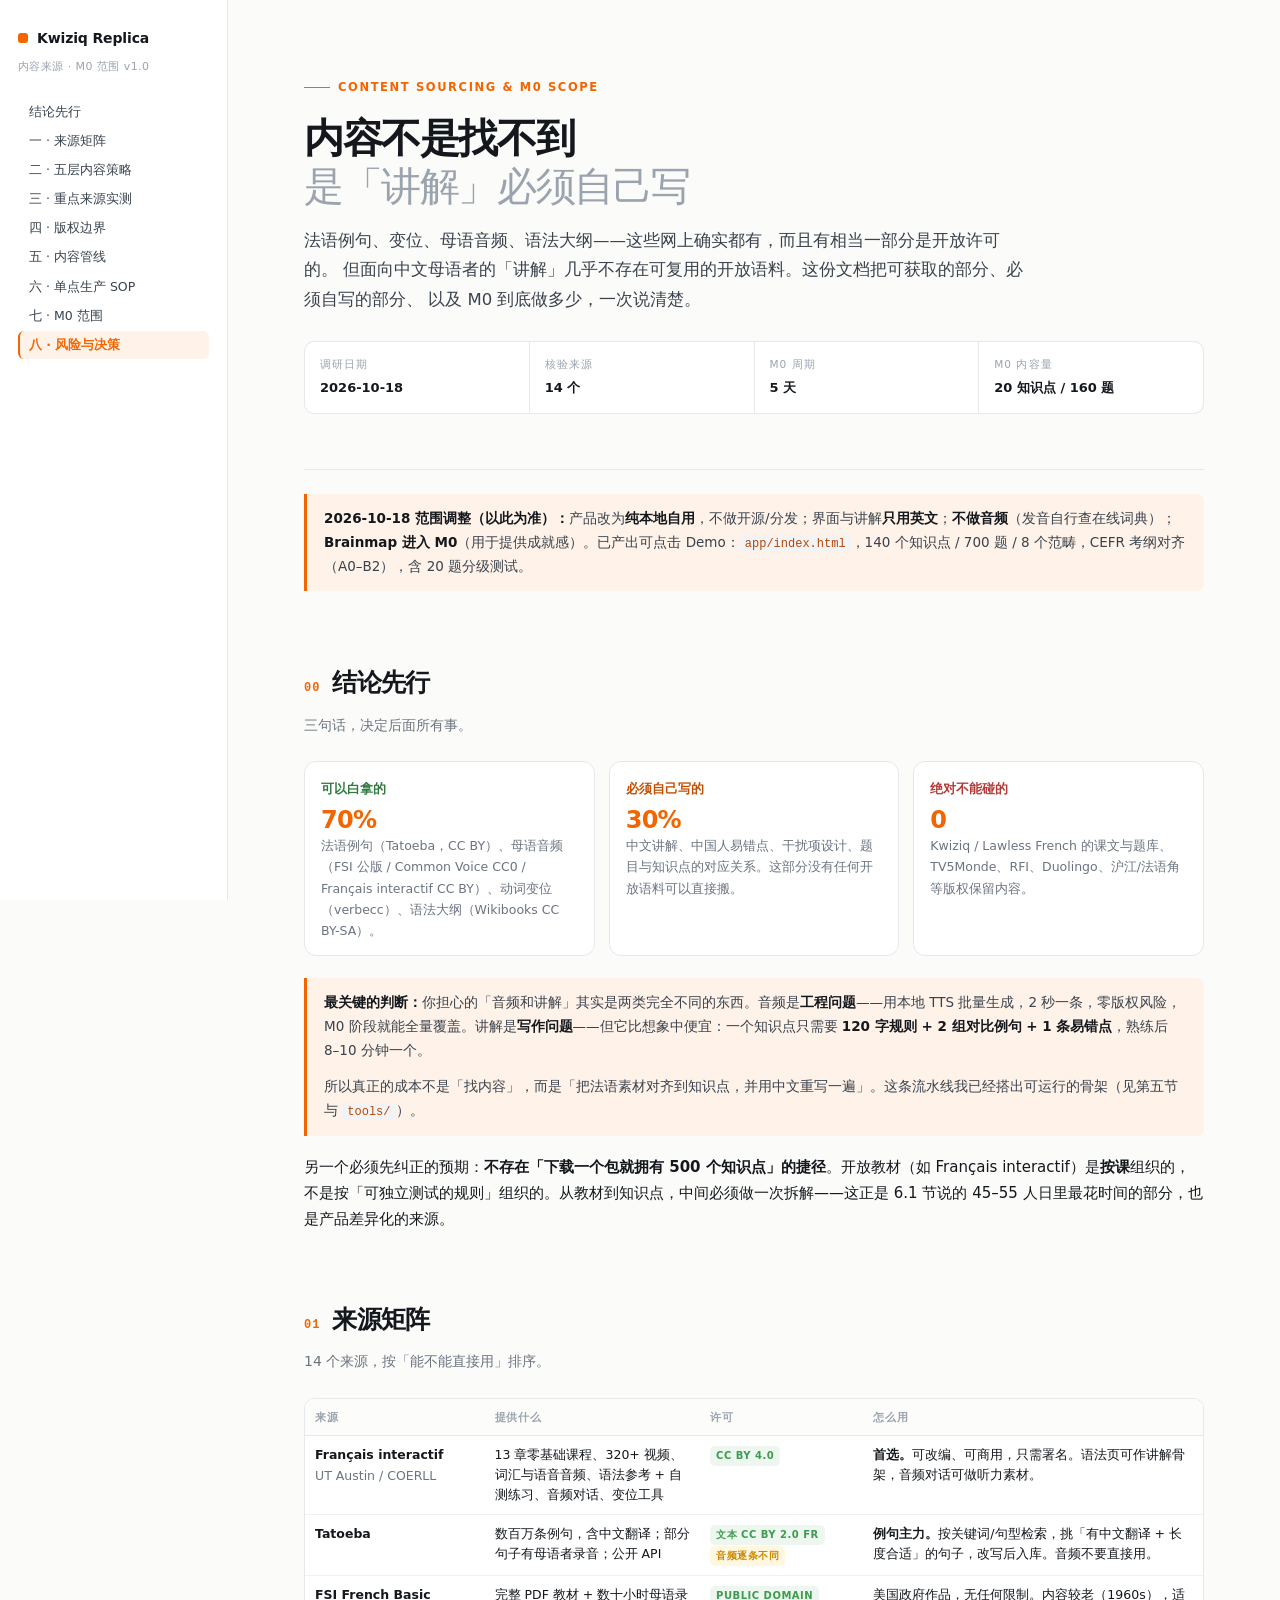
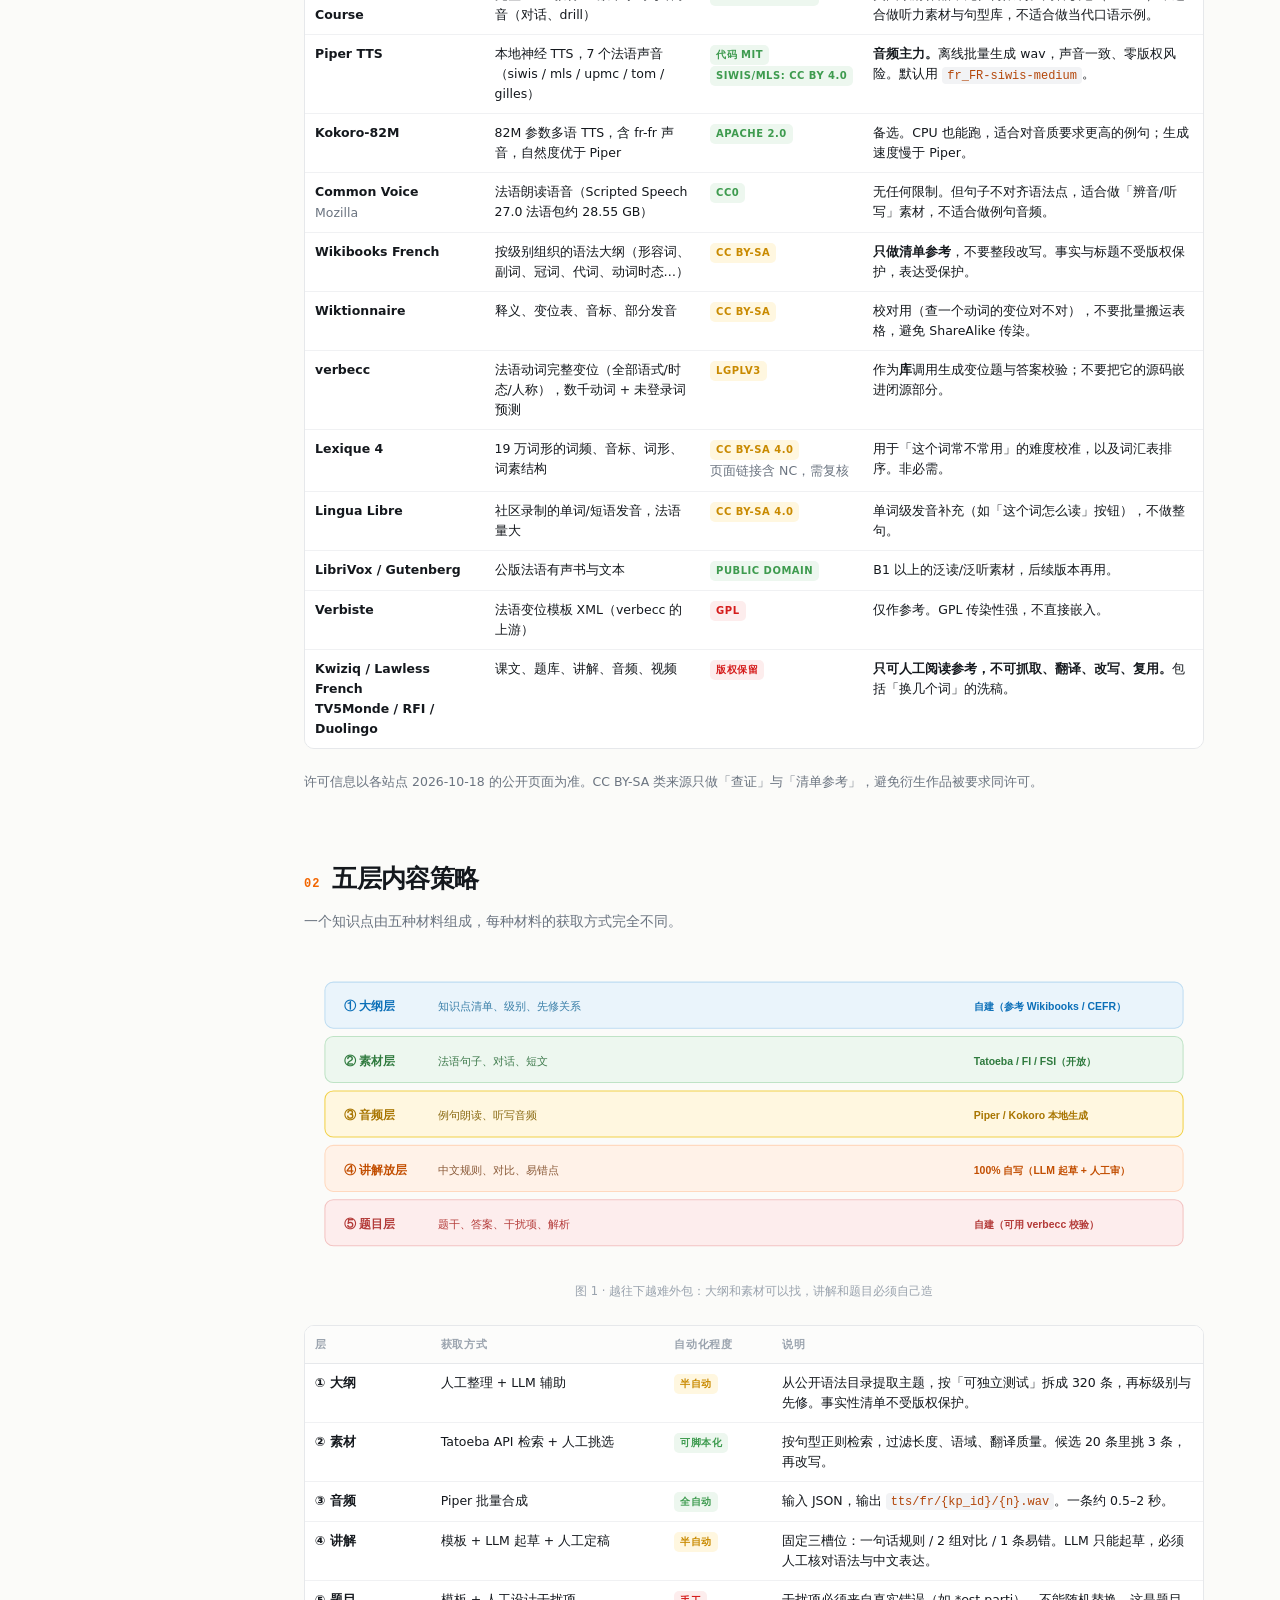
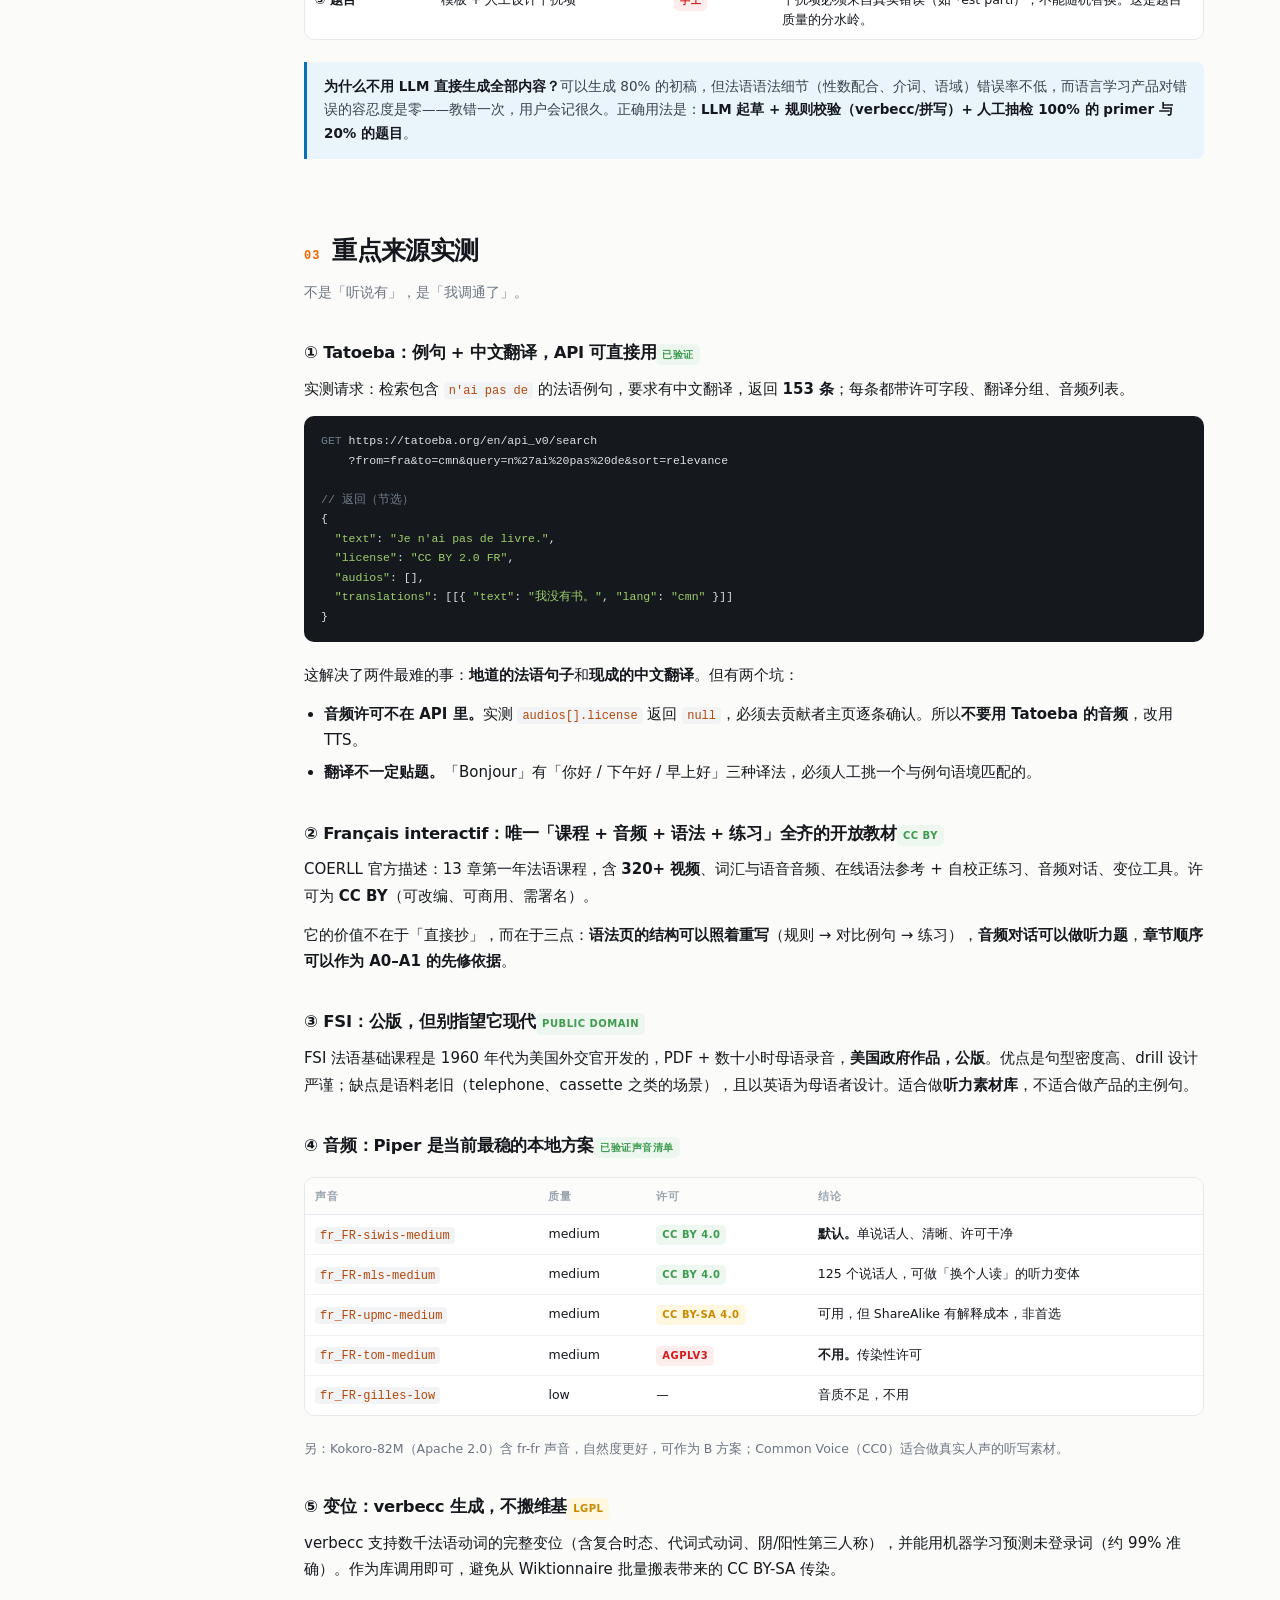
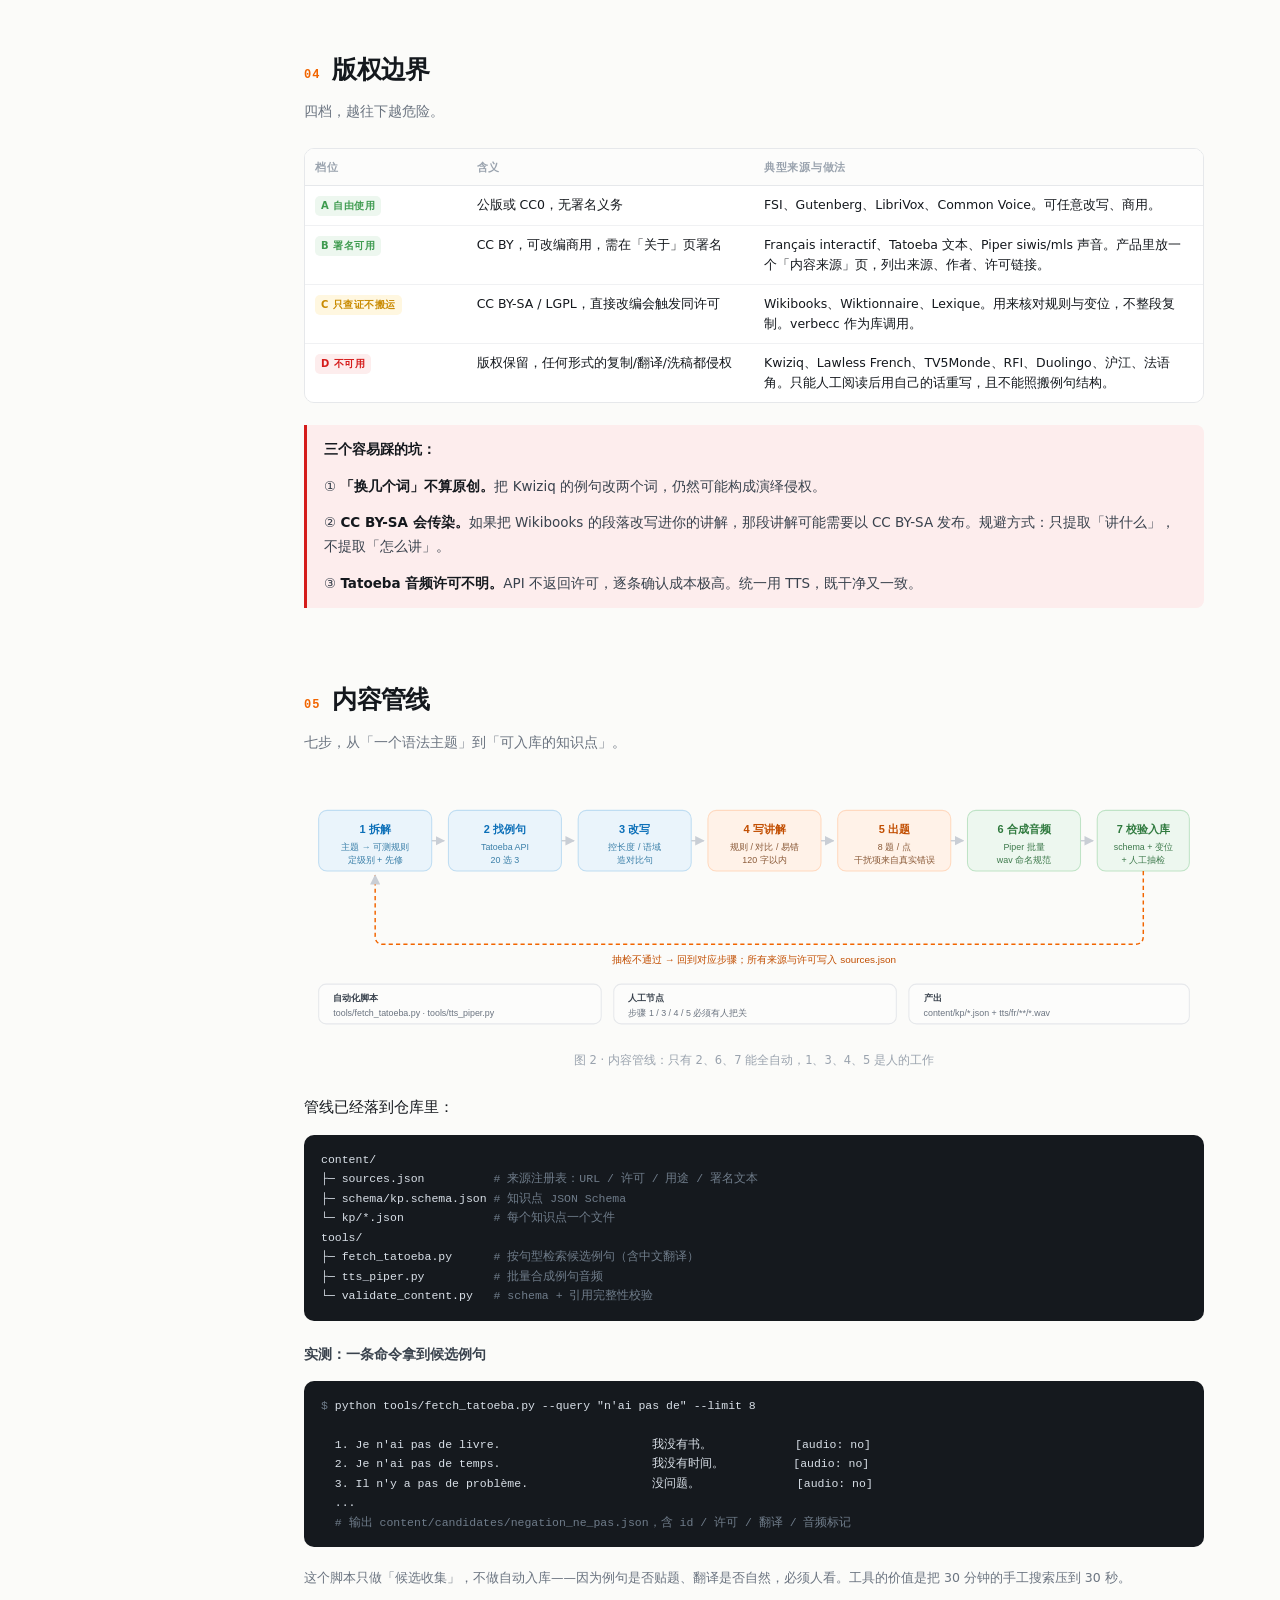
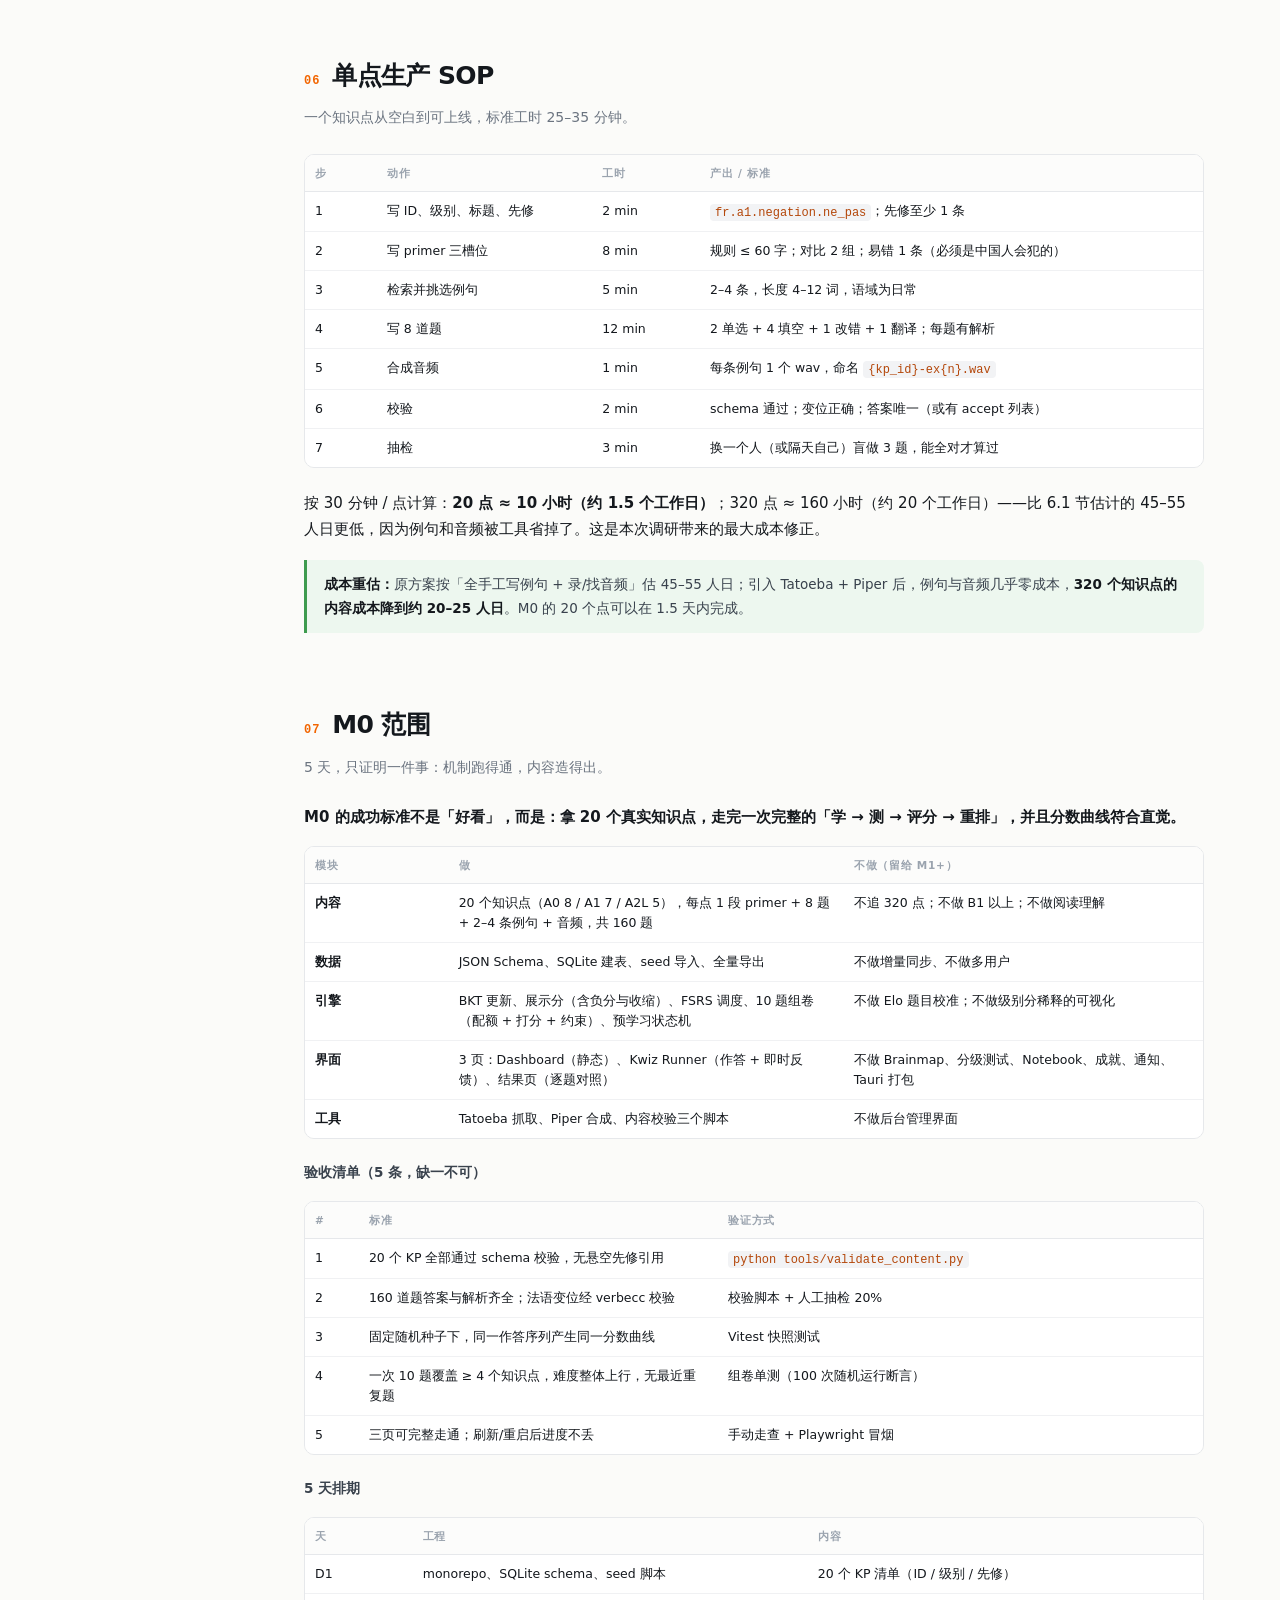
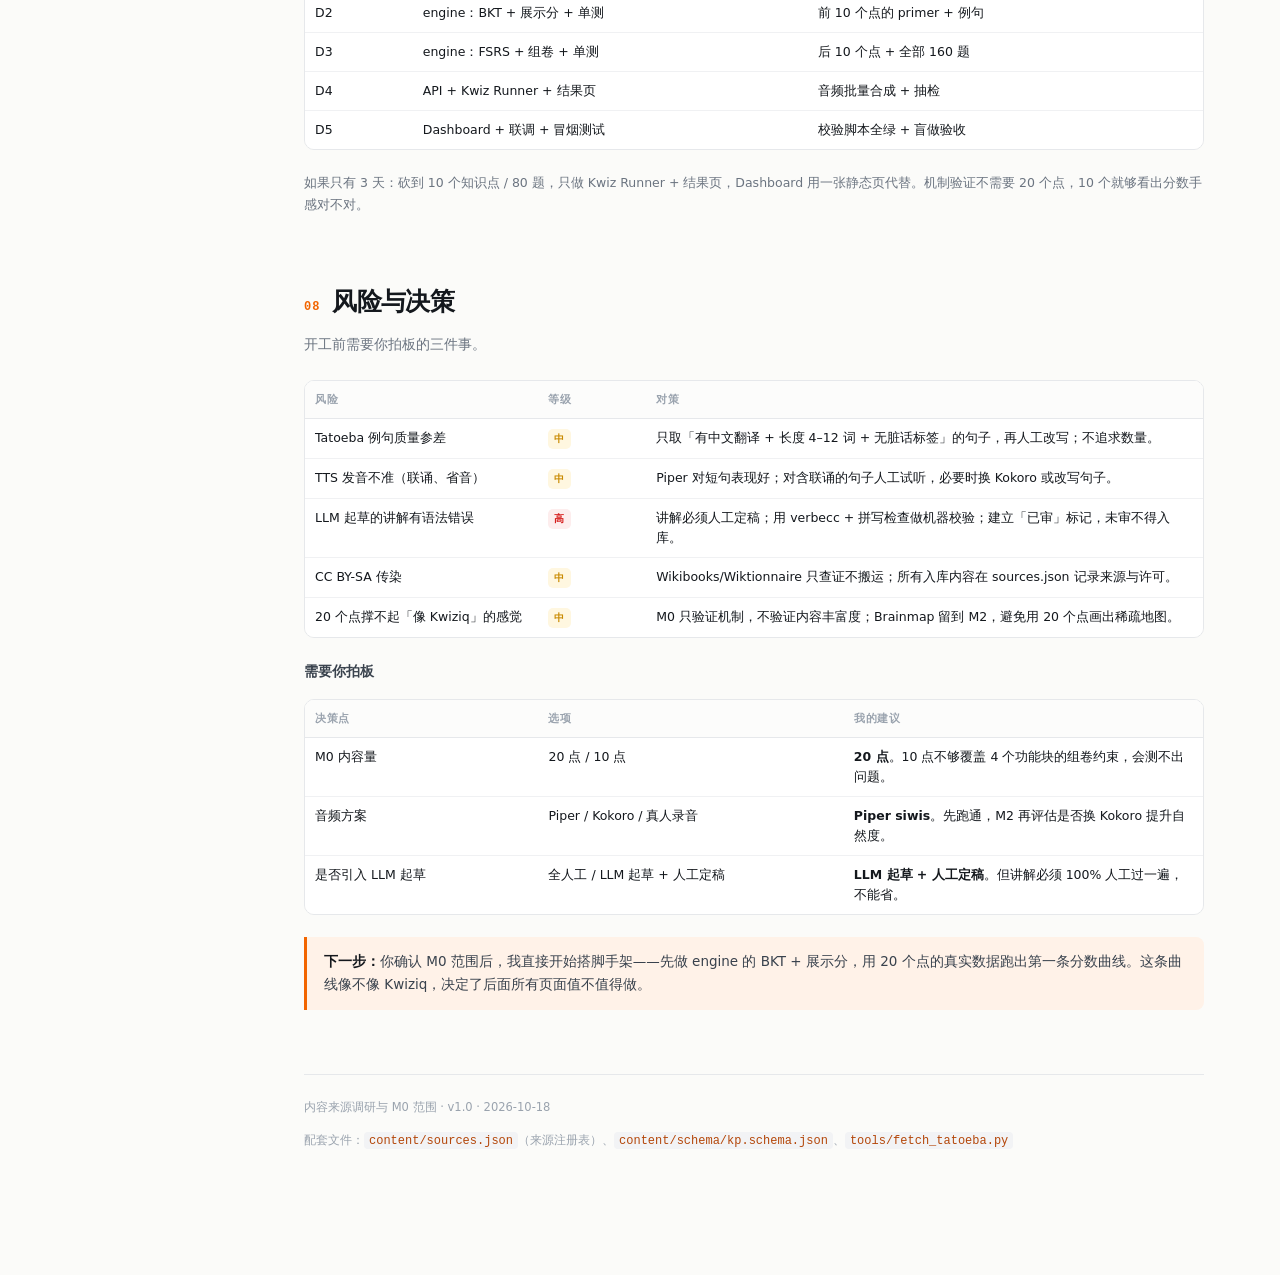
<file: docs/内容来源与M0方案.html>
<!DOCTYPE html>
<html lang="zh-CN">
<head>
<meta charset="UTF-8">
<meta name="viewport" content="width=device-width, initial-scale=1.0">
<title>内容来源调研与 M0 范围 · Kwiziq 复刻</title>
<style>
  :root{
    --ink:#14181D; --ink2:#39424D; --muted:#6B7480; --faint:#9AA3AE;
    --line:#E6E8EB; --line2:#F0F1F3; --bg:#FBFBF9; --card:#FFFFFF;
    --brand:#F26500; --brand-soft:#FFF2E8; --brand-line:#FFD9BF;
    --blue:#0B6FB8; --blue-soft:#EAF4FB;
    --green:#3E9B4F; --green-soft:#EDF7EF;
    --red:#D51C1B; --red-soft:#FDEDED;
    --yellow:#C98A00; --yellow-soft:#FFF7E0;
    --mono:"SFMono-Regular",Consolas,"Liberation Mono",Menlo,monospace;
    --sans:"Inter","Segoe UI","PingFang SC","Microsoft YaHei",system-ui,sans-serif;
  }
  *{box-sizing:border-box}
  html{scroll-behavior:smooth}
  body{margin:0;background:var(--bg);color:var(--ink);font-family:var(--sans);font-size:15px;line-height:1.75;-webkit-font-smoothing:antialiased}
  a{color:var(--brand);text-decoration:none}
  a:hover{text-decoration:underline}
  .side{position:fixed;top:0;left:0;bottom:0;width:228px;overflow-y:auto;background:#fff;border-right:1px solid var(--line);padding:26px 18px 40px;z-index:20}
  .side .brandmark{display:flex;align-items:center;gap:9px;margin-bottom:6px}
  .dot{width:10px;height:10px;border-radius:3px;background:var(--brand);display:inline-block}
  .side .bt{font-weight:700;font-size:14px;letter-spacing:-.01em}
  .side .bs{font-size:11px;color:var(--faint);margin-bottom:22px;letter-spacing:.04em}
  .side nav a{display:block;font-size:12.5px;color:var(--ink2);padding:5px 9px;border-radius:6px;border-left:2px solid transparent;margin-bottom:1px;line-height:1.45}
  .side nav a:hover{background:var(--line2);text-decoration:none;color:var(--ink)}
  .side nav a.on{background:var(--brand-soft);color:var(--brand);border-left-color:var(--brand);font-weight:600}
  .side .grp{font-size:10.5px;letter-spacing:.12em;color:var(--faint);margin:18px 0 6px 9px;font-weight:600}
  main{margin-left:228px;padding:0 48px 110px}
  .wrap{max-width:900px;margin:0 auto}
  .hero{padding:70px 0 40px;border-bottom:1px solid var(--line)}
  .kicker{display:inline-flex;align-items:center;gap:8px;font-size:11.5px;letter-spacing:.14em;color:var(--brand);font-weight:700;text-transform:uppercase;margin-bottom:18px}
  .kicker::before{content:"";width:26px;height:1.5px;background:var(--brand)}
  h1{font-size:40px;line-height:1.18;letter-spacing:-.035em;margin:0 0 16px;font-weight:800}
  h1 .thin{color:var(--faint);font-weight:300}
  .lede{font-size:16.5px;line-height:1.8;color:var(--ink2);max-width:720px;margin:0 0 26px}
  .meta{display:grid;grid-template-columns:repeat(4,1fr);gap:1px;background:var(--line);border:1px solid var(--line);border-radius:10px;overflow:hidden}
  .meta div{background:#fff;padding:13px 15px}
  .meta dt{font-size:10.5px;letter-spacing:.1em;color:var(--faint);text-transform:uppercase;margin-bottom:4px}
  .meta dd{margin:0;font-size:13px;font-weight:600;color:var(--ink)}
  section{padding-top:52px}
  h2{font-size:25px;letter-spacing:-.025em;margin:0 0 8px;font-weight:750;display:flex;align-items:baseline;gap:12px}
  h2 .num{font-size:12px;color:var(--brand);font-weight:700;letter-spacing:.08em;font-family:var(--mono)}
  .sub{color:var(--muted);font-size:14px;margin:0 0 24px}
  h3{font-size:16.5px;margin:34px 0 8px;letter-spacing:-.015em;font-weight:700}
  h4{font-size:13.5px;margin:22px 0 6px;font-weight:700;color:var(--ink2)}
  p{margin:0 0 13px}
  ul,ol{margin:0 0 15px;padding-left:20px}
  li{margin:0 0 6px}
  strong{font-weight:650}
  .small{font-size:12.5px;color:var(--muted);line-height:1.7}
  .divider{height:1px;background:var(--line);margin:46px 0 0}
  .grid2{display:grid;grid-template-columns:1fr 1fr;gap:14px;margin:18px 0 22px}
  .grid3{display:grid;grid-template-columns:repeat(3,1fr);gap:14px;margin:18px 0 22px}
  .card{background:var(--card);border:1px solid var(--line);border-radius:12px;padding:16px 16px 14px}
  .card .ct{font-size:12.5px;font-weight:700;margin-bottom:6px;display:flex;align-items:center;gap:7px}
  .card p{font-size:12.5px;color:var(--muted);margin:0;line-height:1.7}
  .card .big{font-size:24px;font-weight:800;letter-spacing:-.03em;color:var(--brand);line-height:1.2}
  .callout{border-left:3px solid var(--brand);background:var(--brand-soft);padding:13px 17px;border-radius:0 8px 8px 0;margin:18px 0;font-size:13.5px;color:var(--ink2)}
  .callout.blue{border-color:var(--blue);background:var(--blue-soft)}
  .callout.green{border-color:var(--green);background:var(--green-soft)}
  .callout.red{border-color:var(--red);background:var(--red-soft)}
  .callout b{color:var(--ink)}
  .callout p:last-child{margin-bottom:0}
  .tbl-wrap{border:1px solid var(--line);border-radius:10px;overflow:hidden;margin:16px 0 22px}
  table{width:100%;border-collapse:collapse;font-size:12.5px;background:#fff;margin:0}
  th{text-align:left;font-size:10.5px;letter-spacing:.07em;text-transform:uppercase;color:var(--faint);font-weight:700;padding:9px 10px;border-bottom:1.5px solid var(--line);background:#FCFCFB}
  td{padding:9px 10px;border-bottom:1px solid var(--line2);vertical-align:top;line-height:1.6}
  tr:last-child td{border-bottom:none}
  .tag{display:inline-block;font-size:10px;font-weight:700;letter-spacing:.05em;padding:2px 6px;border-radius:5px;background:var(--line2);color:var(--muted);text-transform:uppercase;white-space:nowrap}
  .tag.o{background:var(--brand-soft);color:var(--brand)}
  .tag.g{background:var(--green-soft);color:var(--green)}
  .tag.r{background:var(--red-soft);color:var(--red)}
  .tag.y{background:var(--yellow-soft);color:var(--yellow)}
  .tag.b{background:var(--blue-soft);color:var(--blue)}
  pre{background:#15191E;color:#D9E0E8;border-radius:10px;padding:15px 17px;overflow-x:auto;font-family:var(--mono);font-size:11.5px;line-height:1.7;margin:14px 0 20px}
  pre .c{color:#6F7C8A}
  pre .k{color:#FF9E64}
  pre .s{color:#9ECE6A}
  pre .n{color:#7DCFFF}
  code.inl{font-family:var(--mono);font-size:12px;background:#F2F3F5;padding:1.5px 5px;border-radius:4px;color:#B4470A}
  figure{margin:20px 0 24px}
  figure svg{width:100%;height:auto;display:block}
  figcaption{font-size:11.5px;color:var(--faint);margin-top:10px;text-align:center}
  .kv{display:grid;grid-template-columns:150px 1fr;border-top:1px solid var(--line);margin:16px 0 22px;font-size:13px}
  .kv dt{padding:9px 0;border-bottom:1px solid var(--line2);color:var(--muted);font-size:12px}
  .kv dd{padding:9px 0;border-bottom:1px solid var(--line2);margin:0}
  .foot{margin-top:64px;padding-top:22px;border-top:1px solid var(--line);font-size:11.5px;color:var(--faint)}
  @media (max-width:1080px){
    .side{display:none}
    main{margin-left:0;padding:0 22px 70px}
    h1{font-size:30px}
    .meta{grid-template-columns:1fr 1fr}
    .grid2,.grid3{grid-template-columns:1fr}
  }
  @media print{
    .side{display:none}
    main{margin:0;padding:0}
    body{background:#fff;font-size:10.5pt}
    h2{page-break-after:avoid}
    .card,.tbl-wrap,figure,.callout{page-break-inside:avoid}
    .meta{grid-template-columns:repeat(4,1fr)}
    .grid2{grid-template-columns:1fr 1fr}
    .grid3{grid-template-columns:repeat(3,1fr)}
    table{font-size:8.6px}
    th{font-size:7.6px;padding:5px 6px}
    td{padding:6px 6px}
    pre{font-size:8px;line-height:1.5}
  }
</style>
</head>
<body>

<aside class="side">
  <div class="brandmark"><span class="dot"></span><span class="bt">Kwiziq Replica</span></div>
  <div class="bs">内容来源 · M0 范围 v1.0</div>
  <nav id="toc">
    <a href="#s0">结论先行</a>
    <a href="#s1">一 · 来源矩阵</a>
    <a href="#s2">二 · 五层内容策略</a>
    <a href="#s3">三 · 重点来源实测</a>
    <a href="#s4">四 · 版权边界</a>
    <a href="#s5">五 · 内容管线</a>
    <a href="#s6">六 · 单点生产 SOP</a>
    <a href="#s7">七 · M0 范围</a>
    <a href="#s8">八 · 风险与决策</a>
  </nav>
</aside>

<main>
<div class="wrap">

<header class="hero">
  <div class="kicker">Content Sourcing &amp; M0 Scope</div>
  <h1>内容不是找不到<br><span class="thin">是「讲解」必须自己写</span></h1>
  <p class="lede">
    法语例句、变位、母语音频、语法大纲——这些网上确实都有，而且有相当一部分是开放许可的。
    但面向中文母语者的「讲解」几乎不存在可复用的开放语料。这份文档把可获取的部分、必须自写的部分、
    以及 M0 到底做多少，一次说清楚。
  </p>
  <dl class="meta">
    <div><dt>调研日期</dt><dd>2026-10-18</dd></div>
    <div><dt>核验来源</dt><dd>14 个</dd></div>
    <div><dt>M0 周期</dt><dd>5 天</dd></div>
    <div><dt>M0 内容量</dt><dd>20 知识点 / 160 题</dd></div>
  </dl>
</header>

<!-- ============ 0 ============ -->
<div class="callout" style="margin-top:24px">
    <p><b>2026-10-18 范围调整（以此为准）：</b>产品改为<b>纯本地自用</b>，不做开源/分发；界面与讲解<b>只用英文</b>；<b>不做音频</b>（发音自行查在线词典）；<b>Brainmap 进入 M0</b>（用于提供成就感）。已产出可点击 Demo：<code class="inl">app/index.html</code>，140 个知识点 / 700 题 / 8 个范畴，CEFR 考纲对齐（A0–B2），含 20 题分级测试。</p>
  </div>

<section id="s0">
  <h2><span class="num">00</span>结论先行</h2>
  <p class="sub">三句话，决定后面所有事。</p>

  <div class="grid3">
    <div class="card">
      <div class="ct" style="color:#2F7A3E">可以白拿的</div>
      <div class="big">70%</div>
      <p>法语例句（Tatoeba，CC BY）、母语音频（FSI 公版 / Common Voice CC0 / Français interactif CC BY）、动词变位（verbecc）、语法大纲（Wikibooks CC BY-SA）。</p>
    </div>
    <div class="card">
      <div class="ct" style="color:#C24E00">必须自己写的</div>
      <div class="big">30%</div>
      <p>中文讲解、中国人易错点、干扰项设计、题目与知识点的对应关系。这部分没有任何开放语料可以直接搬。</p>
    </div>
    <div class="card">
      <div class="ct" style="color:#B33A38">绝对不能碰的</div>
      <div class="big">0</div>
      <p>Kwiziq / Lawless French 的课文与题库、TV5Monde、RFI、Duolingo、沪江/法语角等版权保留内容。</p>
    </div>
  </div>

  <div class="callout">
    <p><b>最关键的判断：</b>你担心的「音频和讲解」其实是两类完全不同的东西。音频是<b>工程问题</b>——用本地 TTS 批量生成，2 秒一条，零版权风险，M0 阶段就能全量覆盖。讲解是<b>写作问题</b>——但它比想象中便宜：一个知识点只需要 <b>120 字规则 + 2 组对比例句 + 1 条易错点</b>，熟练后 8–10 分钟一个。</p>
    <p>所以真正的成本不是「找内容」，而是「把法语素材对齐到知识点，并用中文重写一遍」。这条流水线我已经搭出可运行的骨架（见第五节与 <code class="inl">tools/</code>）。</p>
  </div>

  <p>另一个必须先纠正的预期：<strong>不存在「下载一个包就拥有 500 个知识点」的捷径</strong>。开放教材（如 Français interactif）是<b>按课</b>组织的，不是按「可独立测试的规则」组织的。从教材到知识点，中间必须做一次拆解——这正是 6.1 节说的 45–55 人日里最花时间的部分，也是产品差异化的来源。</p>
</section>

<!-- ============ 1 ============ -->
<section id="s1">
  <h2><span class="num">01</span>来源矩阵</h2>
  <p class="sub">14 个来源，按「能不能直接用」排序。</p>

  <div class="tbl-wrap">
  <table>
    <thead><tr><th style="width:20%">来源</th><th style="width:24%">提供什么</th><th style="width:15%">许可</th><th>怎么用</th></tr></thead>
    <tbody>
      <tr>
        <td><b>Français interactif</b><br><span class="small">UT Austin / COERLL</span></td>
        <td>13 章零基础课程、320+ 视频、词汇与语音音频、语法参考 + 自测练习、音频对话、变位工具</td>
        <td><span class="tag g">CC BY 4.0</span></td>
        <td><b>首选。</b>可改编、可商用，只需署名。语法页可作讲解骨架，音频对话可做听力素材。</td>
      </tr>
      <tr>
        <td><b>Tatoeba</b></td>
        <td>数百万条例句，含中文翻译；部分句子有母语者录音；公开 API</td>
        <td><span class="tag g">文本 CC BY 2.0 FR</span><br><span class="tag y">音频逐条不同</span></td>
        <td><b>例句主力。</b>按关键词/句型检索，挑「有中文翻译 + 长度合适」的句子，改写后入库。音频不要直接用。</td>
      </tr>
      <tr>
        <td><b>FSI French Basic Course</b></td>
        <td>完整 PDF 教材 + 数十小时母语录音（对话、drill）</td>
        <td><span class="tag g">Public Domain</span></td>
        <td>美国政府作品，无任何限制。内容较老（1960s），适合做听力素材与句型库，不适合做当代口语示例。</td>
      </tr>
      <tr>
        <td><b>Piper TTS</b></td>
        <td>本地神经 TTS，7 个法语声音（siwis / mls / upmc / tom / gilles）</td>
        <td><span class="tag g">代码 MIT</span><br><span class="tag g">siwis/mls: CC BY 4.0</span></td>
        <td><b>音频主力。</b>离线批量生成 wav，声音一致、零版权风险。默认用 <code class="inl">fr_FR-siwis-medium</code>。</td>
      </tr>
      <tr>
        <td><b>Kokoro-82M</b></td>
        <td>82M 参数多语 TTS，含 fr-fr 声音，自然度优于 Piper</td>
        <td><span class="tag g">Apache 2.0</span></td>
        <td>备选。CPU 也能跑，适合对音质要求更高的例句；生成速度慢于 Piper。</td>
      </tr>
      <tr>
        <td><b>Common Voice</b><br><span class="small">Mozilla</span></td>
        <td>法语朗读语音（Scripted Speech 27.0 法语包约 28.55 GB）</td>
        <td><span class="tag g">CC0</span></td>
        <td>无任何限制。但句子不对齐语法点，适合做「辨音/听写」素材，不适合做例句音频。</td>
      </tr>
      <tr>
        <td><b>Wikibooks French</b></td>
        <td>按级别组织的语法大纲（形容词、副词、冠词、代词、动词时态…）</td>
        <td><span class="tag y">CC BY-SA</span></td>
        <td><b>只做清单参考</b>，不要整段改写。事实与标题不受版权保护，表达受保护。</td>
      </tr>
      <tr>
        <td><b>Wiktionnaire</b></td>
        <td>释义、变位表、音标、部分发音</td>
        <td><span class="tag y">CC BY-SA</span></td>
        <td>校对用（查一个动词的变位对不对），不要批量搬运表格，避免 ShareAlike 传染。</td>
      </tr>
      <tr>
        <td><b>verbecc</b></td>
        <td>法语动词完整变位（全部语式/时态/人称），数千动词 + 未登录词预测</td>
        <td><span class="tag y">LGPLv3</span></td>
        <td>作为<b>库</b>调用生成变位题与答案校验；不要把它的源码嵌进闭源部分。</td>
      </tr>
      <tr>
        <td><b>Lexique 4</b></td>
        <td>19 万词形的词频、音标、词形、词素结构</td>
        <td><span class="tag y">CC BY-SA 4.0</span><br><span class="small">页面链接含 NC，需复核</span></td>
        <td>用于「这个词常不常用」的难度校准，以及词汇表排序。非必需。</td>
      </tr>
      <tr>
        <td><b>Lingua Libre</b></td>
        <td>社区录制的单词/短语发音，法语量大</td>
        <td><span class="tag y">CC BY-SA 4.0</span></td>
        <td>单词级发音补充（如「这个词怎么读」按钮），不做整句。</td>
      </tr>
      <tr>
        <td><b>LibriVox / Gutenberg</b></td>
        <td>公版法语有声书与文本</td>
        <td><span class="tag g">Public Domain</span></td>
        <td>B1 以上的泛读/泛听素材，后续版本再用。</td>
      </tr>
      <tr>
        <td><b>Verbiste</b></td>
        <td>法语变位模板 XML（verbecc 的上游）</td>
        <td><span class="tag r">GPL</span></td>
        <td>仅作参考。GPL 传染性强，不直接嵌入。</td>
      </tr>
      <tr>
        <td><b>Kwiziq / Lawless French</b><br><b>TV5Monde / RFI / Duolingo</b></td>
        <td>课文、题库、讲解、音频、视频</td>
        <td><span class="tag r">版权保留</span></td>
        <td><b>只可人工阅读参考，不可抓取、翻译、改写、复用。</b>包括「换几个词」的洗稿。</td>
      </tr>
    </tbody>
  </table>
  </div>

  <p class="small">许可信息以各站点 2026-10-18 的公开页面为准。CC BY-SA 类来源只做「查证」与「清单参考」，避免衍生作品被要求同许可。</p>
</section>

<!-- ============ 2 ============ -->
<section id="s2">
  <h2><span class="num">02</span>五层内容策略</h2>
  <p class="sub">一个知识点由五种材料组成，每种材料的获取方式完全不同。</p>

  <figure>
    <svg viewBox="0 0 860 300" xmlns="http://www.w3.org/2000/svg" role="img" aria-label="内容五层">
      <g font-family="Inter, PingFang SC, Microsoft YaHei, sans-serif">
        <!-- layers -->
        <rect x="20" y="24" width="820" height="44" rx="8" fill="#EAF4FB" stroke="#BFDDF2"/>
        <text x="38" y="51" font-size="11" font-weight="700" fill="#0B6FB8">① 大纲层</text>
        <text x="128" y="51" font-size="10.5" fill="#3A7FA8">知识点清单、级别、先修关系</text>
        <text x="640" y="51" font-size="10" fill="#0B6FB8" font-weight="600">自建（参考 Wikibooks / CEFR）</text>

        <rect x="20" y="76" width="820" height="44" rx="8" fill="#EDF7EF" stroke="#BFE3C6"/>
        <text x="38" y="103" font-size="11" font-weight="700" fill="#2F7A3E">② 素材层</text>
        <text x="128" y="103" font-size="10.5" fill="#3E7A4C">法语句子、对话、短文</text>
        <text x="640" y="103" font-size="10" fill="#2F7A3E" font-weight="600">Tatoeba / FI / FSI（开放）</text>

        <rect x="20" y="128" width="820" height="44" rx="8" fill="#FFF7E0" stroke="#F2D24B"/>
        <text x="38" y="155" font-size="11" font-weight="700" fill="#A87500">③ 音频层</text>
        <text x="128" y="155" font-size="10.5" fill="#8A6A12">例句朗读、听写音频</text>
        <text x="640" y="155" font-size="10" fill="#A87500" font-weight="600">Piper / Kokoro 本地生成</text>

        <rect x="20" y="180" width="820" height="44" rx="8" fill="#FFF2E8" stroke="#FFD9BF"/>
        <text x="38" y="207" font-size="11" font-weight="700" fill="#C24E00">④ 讲解放层</text>
        <text x="128" y="207" font-size="10.5" fill="#8A5A38">中文规则、对比、易错点</text>
        <text x="640" y="207" font-size="10" fill="#C24E00" font-weight="600">100% 自写（LLM 起草 + 人工审）</text>

        <rect x="20" y="232" width="820" height="44" rx="8" fill="#FDEDED" stroke="#F3C4C3"/>
        <text x="38" y="259" font-size="11" font-weight="700" fill="#B33A38">⑤ 题目层</text>
        <text x="128" y="259" font-size="10.5" fill="#B33A38">题干、答案、干扰项、解析</text>
        <text x="640" y="259" font-size="10" fill="#B33A38" font-weight="600">自建（可用 verbecc 校验）</text>
      </g>
    </svg>
    <figcaption>图 1 · 越往下越难外包：大纲和素材可以找，讲解和题目必须自己造</figcaption>
  </figure>

  <div class="tbl-wrap">
  <table>
    <thead><tr><th style="width:14%">层</th><th style="width:26%">获取方式</th><th style="width:12%">自动化程度</th><th>说明</th></tr></thead>
    <tbody>
      <tr><td><b>① 大纲</b></td><td>人工整理 + LLM 辅助</td><td><span class="tag y">半自动</span></td><td>从公开语法目录提取主题，按「可独立测试」拆成 320 条，再标级别与先修。事实性清单不受版权保护。</td></tr>
      <tr><td><b>② 素材</b></td><td>Tatoeba API 检索 + 人工挑选</td><td><span class="tag g">可脚本化</span></td><td>按句型正则检索，过滤长度、语域、翻译质量。候选 20 条里挑 3 条，再改写。</td></tr>
      <tr><td><b>③ 音频</b></td><td>Piper 批量合成</td><td><span class="tag g">全自动</span></td><td>输入 JSON，输出 <code class="inl">tts/fr/{kp_id}/{n}.wav</code>。一条约 0.5–2 秒。</td></tr>
      <tr><td><b>④ 讲解</b></td><td>模板 + LLM 起草 + 人工定稿</td><td><span class="tag y">半自动</span></td><td>固定三槽位：一句话规则 / 2 组对比 / 1 条易错。LLM 只能起草，必须人工核对语法与中文表达。</td></tr>
      <tr><td><b>⑤ 题目</b></td><td>模板 + 人工设计干扰项</td><td><span class="tag r">手工</span></td><td>干扰项必须来自真实错误（如 *est parti），不能随机替换。这是题目质量的分水岭。</td></tr>
    </tbody>
  </table>
  </div>

  <div class="callout blue">
    <p><b>为什么不用 LLM 直接生成全部内容？</b>可以生成 80% 的初稿，但法语语法细节（性数配合、介词、语域）错误率不低，而语言学习产品对错误的容忍度是零——教错一次，用户会记很久。正确用法是：<b>LLM 起草 + 规则校验（verbecc/拼写）+ 人工抽检 100% 的 primer 与 20% 的题目</b>。</p>
  </div>
</section>

<!-- ============ 3 ============ -->
<section id="s3">
  <h2><span class="num">03</span>重点来源实测</h2>
  <p class="sub">不是「听说有」，是「我调通了」。</p>

  <h3>① Tatoeba：例句 + 中文翻译，API 可直接用<span class="tag g">已验证</span></h3>
  <p>实测请求：检索包含 <code class="inl">n'ai pas de</code> 的法语例句，要求有中文翻译，返回 <b>153 条</b>；每条都带许可字段、翻译分组、音频列表。</p>

  <pre><span class="c">GET</span> https://tatoeba.org/en/api_v0/search
    ?from=fra&amp;to=cmn&amp;query=n%27ai%20pas%20de&amp;sort=relevance

<span class="c">// 返回（节选）</span>
{
  <span class="s">"text"</span>: <span class="s">"Je n'ai pas de livre."</span>,
  <span class="s">"license"</span>: <span class="s">"CC BY 2.0 FR"</span>,
  <span class="s">"audios"</span>: [],
  <span class="s">"translations"</span>: [[{ <span class="s">"text"</span>: <span class="s">"我没有书。"</span>, <span class="s">"lang"</span>: <span class="s">"cmn"</span> }]]
}</pre>

  <p>这解决了两件最难的事：<b>地道的法语句子</b>和<b>现成的中文翻译</b>。但有两个坑：</p>
  <ul>
    <li><b>音频许可不在 API 里。</b>实测 <code class="inl">audios[].license</code> 返回 <code class="inl">null</code>，必须去贡献者主页逐条确认。所以<strong>不要用 Tatoeba 的音频</strong>，改用 TTS。</li>
    <li><b>翻译不一定贴题。</b>「Bonjour」有「你好 / 下午好 / 早上好」三种译法，必须人工挑一个与例句语境匹配的。</li>
  </ul>

  <h3>② Français interactif：唯一「课程 + 音频 + 语法 + 练习」全齐的开放教材<span class="tag g">CC BY</span></h3>
  <p>COERLL 官方描述：13 章第一年法语课程，含 <b>320+ 视频</b>、词汇与语音音频、在线语法参考 + 自校正练习、音频对话、变位工具。许可为 <b>CC BY</b>（可改编、可商用、需署名）。</p>
  <p>它的价值不在于「直接抄」，而在于三点：<b>语法页的结构可以照着重写</b>（规则 → 对比例句 → 练习），<b>音频对话可以做听力题</b>，<b>章节顺序可以作为 A0–A1 的先修依据</b>。</p>

  <h3>③ FSI：公版，但别指望它现代<span class="tag g">Public Domain</span></h3>
  <p>FSI 法语基础课程是 1960 年代为美国外交官开发的，PDF + 数十小时母语录音，<b>美国政府作品，公版</b>。优点是句型密度高、drill 设计严谨；缺点是语料老旧（telephone、cassette 之类的场景），且以英语为母语者设计。适合做<b>听力素材库</b>，不适合做产品的主例句。</p>

  <h3>④ 音频：Piper 是当前最稳的本地方案<span class="tag g">已验证声音清单</span></h3>
  <div class="tbl-wrap">
  <table>
    <thead><tr><th style="width:26%">声音</th><th style="width:12%">质量</th><th style="width:18%">许可</th><th>结论</th></tr></thead>
    <tbody>
      <tr><td><code class="inl">fr_FR-siwis-medium</code></td><td>medium</td><td><span class="tag g">CC BY 4.0</span></td><td><b>默认。</b>单说话人、清晰、许可干净</td></tr>
      <tr><td><code class="inl">fr_FR-mls-medium</code></td><td>medium</td><td><span class="tag g">CC BY 4.0</span></td><td>125 个说话人，可做「换个人读」的听力变体</td></tr>
      <tr><td><code class="inl">fr_FR-upmc-medium</code></td><td>medium</td><td><span class="tag y">CC BY-SA 4.0</span></td><td>可用，但 ShareAlike 有解释成本，非首选</td></tr>
      <tr><td><code class="inl">fr_FR-tom-medium</code></td><td>medium</td><td><span class="tag r">AGPLv3</span></td><td><b>不用。</b>传染性许可</td></tr>
      <tr><td><code class="inl">fr_FR-gilles-low</code></td><td>low</td><td>—</td><td>音质不足，不用</td></tr>
    </tbody>
  </table>
  </div>
  <p class="small">另：Kokoro-82M（Apache 2.0）含 fr-fr 声音，自然度更好，可作为 B 方案；Common Voice（CC0）适合做真实人声的听写素材。</p>

  <h3>⑤ 变位：verbecc 生成，不搬维基<span class="tag y">LGPL</span></h3>
  <p>verbecc 支持数千法语动词的完整变位（含复合时态、代词式动词、阴/阳性第三人称），并能用机器学习预测未登录词（约 99% 准确）。作为库调用即可，避免从 Wiktionnaire 批量搬表带来的 CC BY-SA 传染。</p>
</section>

<!-- ============ 4 ============ -->
<section id="s4">
  <h2><span class="num">04</span>版权边界</h2>
  <p class="sub">四档，越往下越危险。</p>

  <div class="tbl-wrap">
  <table>
    <thead><tr><th style="width:18%">档位</th><th style="width:32%">含义</th><th>典型来源与做法</th></tr></thead>
    <tbody>
      <tr><td><span class="tag g">A 自由使用</span></td><td>公版或 CC0，无署名义务</td><td>FSI、Gutenberg、LibriVox、Common Voice。可任意改写、商用。</td></tr>
      <tr><td><span class="tag g">B 署名可用</span></td><td>CC BY，可改编商用，需在「关于」页署名</td><td>Français interactif、Tatoeba 文本、Piper siwis/mls 声音。产品里放一个「内容来源」页，列出来源、作者、许可链接。</td></tr>
      <tr><td><span class="tag y">C 只查证不搬运</span></td><td>CC BY-SA / LGPL，直接改编会触发同许可</td><td>Wikibooks、Wiktionnaire、Lexique。用来核对规则与变位，不整段复制。verbecc 作为库调用。</td></tr>
      <tr><td><span class="tag r">D 不可用</span></td><td>版权保留，任何形式的复制/翻译/洗稿都侵权</td><td>Kwiziq、Lawless French、TV5Monde、RFI、Duolingo、沪江、法语角。只能人工阅读后用自己的话重写，且不能照搬例句结构。</td></tr>
    </tbody>
  </table>
  </div>

  <div class="callout red">
    <p><b>三个容易踩的坑：</b></p>
    <p>① <b>「换几个词」不算原创。</b>把 Kwiziq 的例句改两个词，仍然可能构成演绎侵权。</p>
    <p>② <b>CC BY-SA 会传染。</b>如果把 Wikibooks 的段落改写进你的讲解，那段讲解可能需要以 CC BY-SA 发布。规避方式：只提取「讲什么」，不提取「怎么讲」。</p>
    <p>③ <b>Tatoeba 音频许可不明。</b>API 不返回许可，逐条确认成本极高。统一用 TTS，既干净又一致。</p>
  </div>
</section>

<!-- ============ 5 ============ -->
<section id="s5">
  <h2><span class="num">05</span>内容管线</h2>
  <p class="sub">七步，从「一个语法主题」到「可入库的知识点」。</p>

  <figure>
    <svg viewBox="0 0 860 250" xmlns="http://www.w3.org/2000/svg" role="img" aria-label="内容生产管线">
      <defs>
        <marker id="a1" viewBox="0 0 10 10" refX="9" refY="5" markerWidth="7" markerHeight="7" orient="auto-start-reverse">
          <path d="M0,0 L10,5 L0,10 z" fill="#C9CED5"/>
        </marker>
      </defs>
      <g font-family="Inter, PingFang SC, Microsoft YaHei, sans-serif">
        <!-- 7 steps, two rows -->
        <g>
          <rect x="14" y="30" width="108" height="58" rx="8" fill="#EAF4FB" stroke="#BFDDF2"/>
          <text x="68" y="52" text-anchor="middle" font-size="10.5" font-weight="700" fill="#0B6FB8">1 拆解</text>
          <text x="68" y="68" text-anchor="middle" font-size="8.5" fill="#3A7FA8">主题 → 可测规则</text>
          <text x="68" y="80" text-anchor="middle" font-size="8.5" fill="#3A7FA8">定级别 + 先修</text>

          <rect x="138" y="30" width="108" height="58" rx="8" fill="#EAF4FB" stroke="#BFDDF2"/>
          <text x="192" y="52" text-anchor="middle" font-size="10.5" font-weight="700" fill="#0B6FB8">2 找例句</text>
          <text x="192" y="68" text-anchor="middle" font-size="8.5" fill="#3A7FA8">Tatoeba API</text>
          <text x="192" y="80" text-anchor="middle" font-size="8.5" fill="#3A7FA8">20 选 3</text>

          <rect x="262" y="30" width="108" height="58" rx="8" fill="#EAF4FB" stroke="#BFDDF2"/>
          <text x="316" y="52" text-anchor="middle" font-size="10.5" font-weight="700" fill="#0B6FB8">3 改写</text>
          <text x="316" y="68" text-anchor="middle" font-size="8.5" fill="#3A7FA8">控长度 / 语域</text>
          <text x="316" y="80" text-anchor="middle" font-size="8.5" fill="#3A7FA8">造对比句</text>

          <rect x="386" y="30" width="108" height="58" rx="8" fill="#FFF2E8" stroke="#FFD9BF"/>
          <text x="440" y="52" text-anchor="middle" font-size="10.5" font-weight="700" fill="#C24E00">4 写讲解</text>
          <text x="440" y="68" text-anchor="middle" font-size="8.5" fill="#8A5A38">规则 / 对比 / 易错</text>
          <text x="440" y="80" text-anchor="middle" font-size="8.5" fill="#8A5A38">120 字以内</text>

          <rect x="510" y="30" width="108" height="58" rx="8" fill="#FFF2E8" stroke="#FFD9BF"/>
          <text x="564" y="52" text-anchor="middle" font-size="10.5" font-weight="700" fill="#C24E00">5 出题</text>
          <text x="564" y="68" text-anchor="middle" font-size="8.5" fill="#8A5A38">8 题 / 点</text>
          <text x="564" y="80" text-anchor="middle" font-size="8.5" fill="#8A5A38">干扰项来自真实错误</text>

          <rect x="634" y="30" width="108" height="58" rx="8" fill="#EDF7EF" stroke="#BFE3C6"/>
          <text x="688" y="52" text-anchor="middle" font-size="10.5" font-weight="700" fill="#2F7A3E">6 合成音频</text>
          <text x="688" y="68" text-anchor="middle" font-size="8.5" fill="#3E7A4C">Piper 批量</text>
          <text x="688" y="80" text-anchor="middle" font-size="8.5" fill="#3E7A4C">wav 命名规范</text>

          <rect x="758" y="30" width="88" height="58" rx="8" fill="#EDF7EF" stroke="#BFE3C6"/>
          <text x="802" y="52" text-anchor="middle" font-size="10.5" font-weight="700" fill="#2F7A3E">7 校验入库</text>
          <text x="802" y="68" text-anchor="middle" font-size="8.5" fill="#3E7A4C">schema + 变位</text>
          <text x="802" y="80" text-anchor="middle" font-size="8.5" fill="#3E7A4C">+ 人工抽检</text>
        </g>
        <!-- arrows row1 -->
        <g stroke="#C9CED5" stroke-width="1.3">
          <line x1="122" y1="59" x2="134" y2="59" marker-end="url(#a1)"/>
          <line x1="246" y1="59" x2="258" y2="59" marker-end="url(#a1)"/>
          <line x1="370" y1="59" x2="382" y2="59" marker-end="url(#a1)"/>
          <line x1="494" y1="59" x2="506" y2="59" marker-end="url(#a1)"/>
          <line x1="618" y1="59" x2="630" y2="59" marker-end="url(#a1)"/>
          <line x1="742" y1="59" x2="754" y2="59" marker-end="url(#a1)"/>
        </g>
        <!-- loop back -->
        <path d="M802 88 L802 150 Q802 158 794 158 L76 158 Q68 158 68 150 L68 92" fill="none" stroke="#F26500" stroke-width="1.4" stroke-dasharray="4 3" marker-end="url(#a1)"/>
        <text x="430" y="176" text-anchor="middle" font-size="9.5" fill="#C24E00">抽检不通过 → 回到对应步骤；所有来源与许可写入 sources.json</text>

        <!-- bottom notes -->
        <rect x="14" y="196" width="270" height="38" rx="7" fill="#FCFCFB" stroke="#E6E8EB"/>
        <text x="28" y="212" font-size="9" font-weight="700" fill="#39424D">自动化脚本</text>
        <text x="28" y="226" font-size="8.5" fill="#6B7480">tools/fetch_tatoeba.py · tools/tts_piper.py</text>

        <rect x="296" y="196" width="270" height="38" rx="7" fill="#FCFCFB" stroke="#E6E8EB"/>
        <text x="310" y="212" font-size="9" font-weight="700" fill="#39424D">人工节点</text>
        <text x="310" y="226" font-size="8.5" fill="#6B7480">步骤 1 / 3 / 4 / 5 必须有人把关</text>

        <rect x="578" y="196" width="268" height="38" rx="7" fill="#FCFCFB" stroke="#E6E8EB"/>
        <text x="592" y="212" font-size="9" font-weight="700" fill="#39424D">产出</text>
        <text x="592" y="226" font-size="8.5" fill="#6B7480">content/kp/*.json + tts/fr/**/*.wav</text>
      </g>
    </svg>
    <figcaption>图 2 · 内容管线：只有 2、6、7 能全自动，1、3、4、5 是人的工作</figcaption>
  </figure>

  <p>管线已经落到仓库里：</p>
  <pre>content/
├─ sources.json          <span class="c"># 来源注册表：URL / 许可 / 用途 / 署名文本</span>
├─ schema/kp.schema.json <span class="c"># 知识点 JSON Schema</span>
└─ kp/*.json             <span class="c"># 每个知识点一个文件</span>
tools/
├─ fetch_tatoeba.py      <span class="c"># 按句型检索候选例句（含中文翻译）</span>
├─ tts_piper.py          <span class="c"># 批量合成例句音频</span>
└─ validate_content.py   <span class="c"># schema + 引用完整性校验</span></pre>

  <h4>实测：一条命令拿到候选例句</h4>
  <pre><span class="c">$</span> python tools/fetch_tatoeba.py --query "n'ai pas de" --limit 8

  1. Je n'ai pas de livre.                      我没有书。            [audio: no]
  2. Je n'ai pas de temps.                      我没有时间。          [audio: no]
  3. Il n'y a pas de problème.                  没问题。              [audio: no]
  ...
  <span class="c"># 输出 content/candidates/negation_ne_pas.json，含 id / 许可 / 翻译 / 音频标记</span></pre>

  <p class="small">这个脚本只做「候选收集」，不做自动入库——因为例句是否贴题、翻译是否自然，必须人看。工具的价值是把 30 分钟的手工搜索压到 30 秒。</p>
</section>

<!-- ============ 6 ============ -->
<section id="s6">
  <h2><span class="num">06</span>单点生产 SOP</h2>
  <p class="sub">一个知识点从空白到可上线，标准工时 25–35 分钟。</p>

  <div class="tbl-wrap">
  <table>
    <thead><tr><th style="width:8%">步</th><th style="width:24%">动作</th><th style="width:12%">工时</th><th>产出 / 标准</th></tr></thead>
    <tbody>
      <tr><td>1</td><td>写 ID、级别、标题、先修</td><td>2 min</td><td><code class="inl">fr.a1.negation.ne_pas</code>；先修至少 1 条</td></tr>
      <tr><td>2</td><td>写 primer 三槽位</td><td>8 min</td><td>规则 ≤ 60 字；对比 2 组；易错 1 条（必须是中国人会犯的）</td></tr>
      <tr><td>3</td><td>检索并挑选例句</td><td>5 min</td><td>2–4 条，长度 4–12 词，语域为日常</td></tr>
      <tr><td>4</td><td>写 8 道题</td><td>12 min</td><td>2 单选 + 4 填空 + 1 改错 + 1 翻译；每题有解析</td></tr>
      <tr><td>5</td><td>合成音频</td><td>1 min</td><td>每条例句 1 个 wav，命名 <code class="inl">{kp_id}-ex{n}.wav</code></td></tr>
      <tr><td>6</td><td>校验</td><td>2 min</td><td>schema 通过；变位正确；答案唯一（或有 accept 列表）</td></tr>
      <tr><td>7</td><td>抽检</td><td>3 min</td><td>换一个人（或隔天自己）盲做 3 题，能全对才算过</td></tr>
    </tbody>
  </table>
  </div>

  <p>按 30 分钟 / 点计算：<b>20 点 ≈ 10 小时（约 1.5 个工作日）</b>；320 点 ≈ 160 小时（约 20 个工作日）——比 6.1 节估计的 45–55 人日更低，因为例句和音频被工具省掉了。这是本次调研带来的最大成本修正。</p>

  <div class="callout green">
    <p><b>成本重估：</b>原方案按「全手工写例句 + 录/找音频」估 45–55 人日；引入 Tatoeba + Piper 后，例句与音频几乎零成本，<b>320 个知识点的内容成本降到约 20–25 人日</b>。M0 的 20 个点可以在 1.5 天内完成。</p>
  </div>
</section>

<!-- ============ 7 ============ -->
<section id="s7">
  <h2><span class="num">07</span>M0 范围</h2>
  <p class="sub">5 天，只证明一件事：机制跑得通，内容造得出。</p>

  <p><b>M0 的成功标准不是「好看」，而是：拿 20 个真实知识点，走完一次完整的「学 → 测 → 评分 → 重排」，并且分数曲线符合直觉。</b></p>

  <div class="tbl-wrap">
  <table>
    <thead><tr><th style="width:16%">模块</th><th style="width:44%">做</th><th>不做（留给 M1+）</th></tr></thead>
    <tbody>
      <tr>
        <td><b>内容</b></td>
        <td>20 个知识点（A0 8 / A1 7 / A2L 5），每点 1 段 primer + 8 题 + 2–4 条例句 + 音频，共 160 题</td>
        <td>不追 320 点；不做 B1 以上；不做阅读理解</td>
      </tr>
      <tr>
        <td><b>数据</b></td>
        <td>JSON Schema、SQLite 建表、seed 导入、全量导出</td>
        <td>不做增量同步、不做多用户</td>
      </tr>
      <tr>
        <td><b>引擎</b></td>
        <td>BKT 更新、展示分（含负分与收缩）、FSRS 调度、10 题组卷（配额 + 打分 + 约束）、预学习状态机</td>
        <td>不做 Elo 题目校准；不做级别分稀释的可视化</td>
      </tr>
      <tr>
        <td><b>界面</b></td>
        <td>3 页：Dashboard（静态）、Kwiz Runner（作答 + 即时反馈）、结果页（逐题对照）</td>
        <td>不做 Brainmap、分级测试、Notebook、成就、通知、Tauri 打包</td>
      </tr>
      <tr>
        <td><b>工具</b></td>
        <td>Tatoeba 抓取、Piper 合成、内容校验三个脚本</td>
        <td>不做后台管理界面</td>
      </tr>
    </tbody>
  </table>
  </div>

  <h4>验收清单（5 条，缺一不可）</h4>
  <div class="tbl-wrap">
  <table>
    <thead><tr><th style="width:6%">#</th><th style="width:40%">标准</th><th>验证方式</th></tr></thead>
    <tbody>
      <tr><td>1</td><td>20 个 KP 全部通过 schema 校验，无悬空先修引用</td><td><code class="inl">python tools/validate_content.py</code></td></tr>
      <tr><td>2</td><td>160 道题答案与解析齐全；法语变位经 verbecc 校验</td><td>校验脚本 + 人工抽检 20%</td></tr>
      <tr><td>3</td><td>固定随机种子下，同一作答序列产生同一分数曲线</td><td>Vitest 快照测试</td></tr>
      <tr><td>4</td><td>一次 10 题覆盖 ≥ 4 个知识点，难度整体上行，无最近重复题</td><td>组卷单测（100 次随机运行断言）</td></tr>
      <tr><td>5</td><td>三页可完整走通；刷新/重启后进度不丢</td><td>手动走查 + Playwright 冒烟</td></tr>
    </tbody>
  </table>
  </div>

  <h4>5 天排期</h4>
  <div class="tbl-wrap">
  <table>
    <thead><tr><th style="width:12%">天</th><th style="width:44%">工程</th><th>内容</th></tr></thead>
    <tbody>
      <tr><td>D1</td><td>monorepo、SQLite schema、seed 脚本</td><td>20 个 KP 清单（ID / 级别 / 先修）</td></tr>
      <tr><td>D2</td><td>engine：BKT + 展示分 + 单测</td><td>前 10 个点的 primer + 例句</td></tr>
      <tr><td>D3</td><td>engine：FSRS + 组卷 + 单测</td><td>后 10 个点 + 全部 160 题</td></tr>
      <tr><td>D4</td><td>API + Kwiz Runner + 结果页</td><td>音频批量合成 + 抽检</td></tr>
      <tr><td>D5</td><td>Dashboard + 联调 + 冒烟测试</td><td>校验脚本全绿 + 盲做验收</td></tr>
    </tbody>
  </table>
  </div>

  <p class="small">如果只有 3 天：砍到 10 个知识点 / 80 题，只做 Kwiz Runner + 结果页，Dashboard 用一张静态页代替。机制验证不需要 20 个点，10 个就够看出分数手感对不对。</p>
</section>

<!-- ============ 8 ============ -->
<section id="s8">
  <h2><span class="num">08</span>风险与决策</h2>
  <p class="sub">开工前需要你拍板的三件事。</p>

  <div class="tbl-wrap">
  <table>
    <thead><tr><th style="width:26%">风险</th><th style="width:12%">等级</th><th>对策</th></tr></thead>
    <tbody>
      <tr><td>Tatoeba 例句质量参差</td><td><span class="tag y">中</span></td><td>只取「有中文翻译 + 长度 4–12 词 + 无脏话标签」的句子，再人工改写；不追求数量。</td></tr>
      <tr><td>TTS 发音不准（联诵、省音）</td><td><span class="tag y">中</span></td><td>Piper 对短句表现好；对含联诵的句子人工试听，必要时换 Kokoro 或改写句子。</td></tr>
      <tr><td>LLM 起草的讲解有语法错误</td><td><span class="tag r">高</span></td><td>讲解必须人工定稿；用 verbecc + 拼写检查做机器校验；建立「已审」标记，未审不得入库。</td></tr>
      <tr><td>CC BY-SA 传染</td><td><span class="tag y">中</span></td><td>Wikibooks/Wiktionnaire 只查证不搬运；所有入库内容在 sources.json 记录来源与许可。</td></tr>
      <tr><td>20 个点撑不起「像 Kwiziq」的感觉</td><td><span class="tag y">中</span></td><td>M0 只验证机制，不验证内容丰富度；Brainmap 留到 M2，避免用 20 个点画出稀疏地图。</td></tr>
    </tbody>
  </table>
  </div>

  <h4>需要你拍板</h4>
  <div class="tbl-wrap">
  <table>
    <thead><tr><th style="width:26%">决策点</th><th style="width:34%">选项</th><th>我的建议</th></tr></thead>
    <tbody>
      <tr><td>M0 内容量</td><td>20 点 / 10 点</td><td><b>20 点</b>。10 点不够覆盖 4 个功能块的组卷约束，会测不出问题。</td></tr>
      <tr><td>音频方案</td><td>Piper / Kokoro / 真人录音</td><td><b>Piper siwis</b>。先跑通，M2 再评估是否换 Kokoro 提升自然度。</td></tr>
      <tr><td>是否引入 LLM 起草</td><td>全人工 / LLM 起草 + 人工定稿</td><td><b>LLM 起草 + 人工定稿</b>。但讲解必须 100% 人工过一遍，不能省。</td></tr>
    </tbody>
  </table>
  </div>

  <div class="callout">
    <p><b>下一步：</b>你确认 M0 范围后，我直接开始搭脚手架——先做 engine 的 BKT + 展示分，用 20 个点的真实数据跑出第一条分数曲线。这条曲线像不像 Kwiziq，决定了后面所有页面值不值得做。</p>
  </div>
</section>

<div class="foot">
  <p>内容来源调研与 M0 范围 · v1.0 · 2026-10-18</p>
  <p>配套文件：<code class="inl">content/sources.json</code>（来源注册表）、<code class="inl">content/schema/kp.schema.json</code>、<code class="inl">tools/fetch_tatoeba.py</code></p>
</div>

</div>
</main>

<script>
(function(){
  var links = Array.prototype.slice.call(document.querySelectorAll('#toc a'));
  var map = {};
  links.forEach(function(a){
    var id = a.getAttribute('href').slice(1);
    var el = document.getElementById(id);
    if(el) map[id] = a;
  });
  var obs = new IntersectionObserver(function(entries){
    entries.forEach(function(e){
      if(e.isIntersecting){
        links.forEach(function(a){ a.classList.remove('on'); });
        var a = map[e.target.id];
        if(a) a.classList.add('on');
      }
    });
  }, { rootMargin: '-10% 0px -80% 0px', threshold: 0 });
  Object.keys(map).forEach(function(id){
    var el = document.getElementById(id);
    if(el) obs.observe(el);
  });
})();
</script>
</body>
</html>
</file>
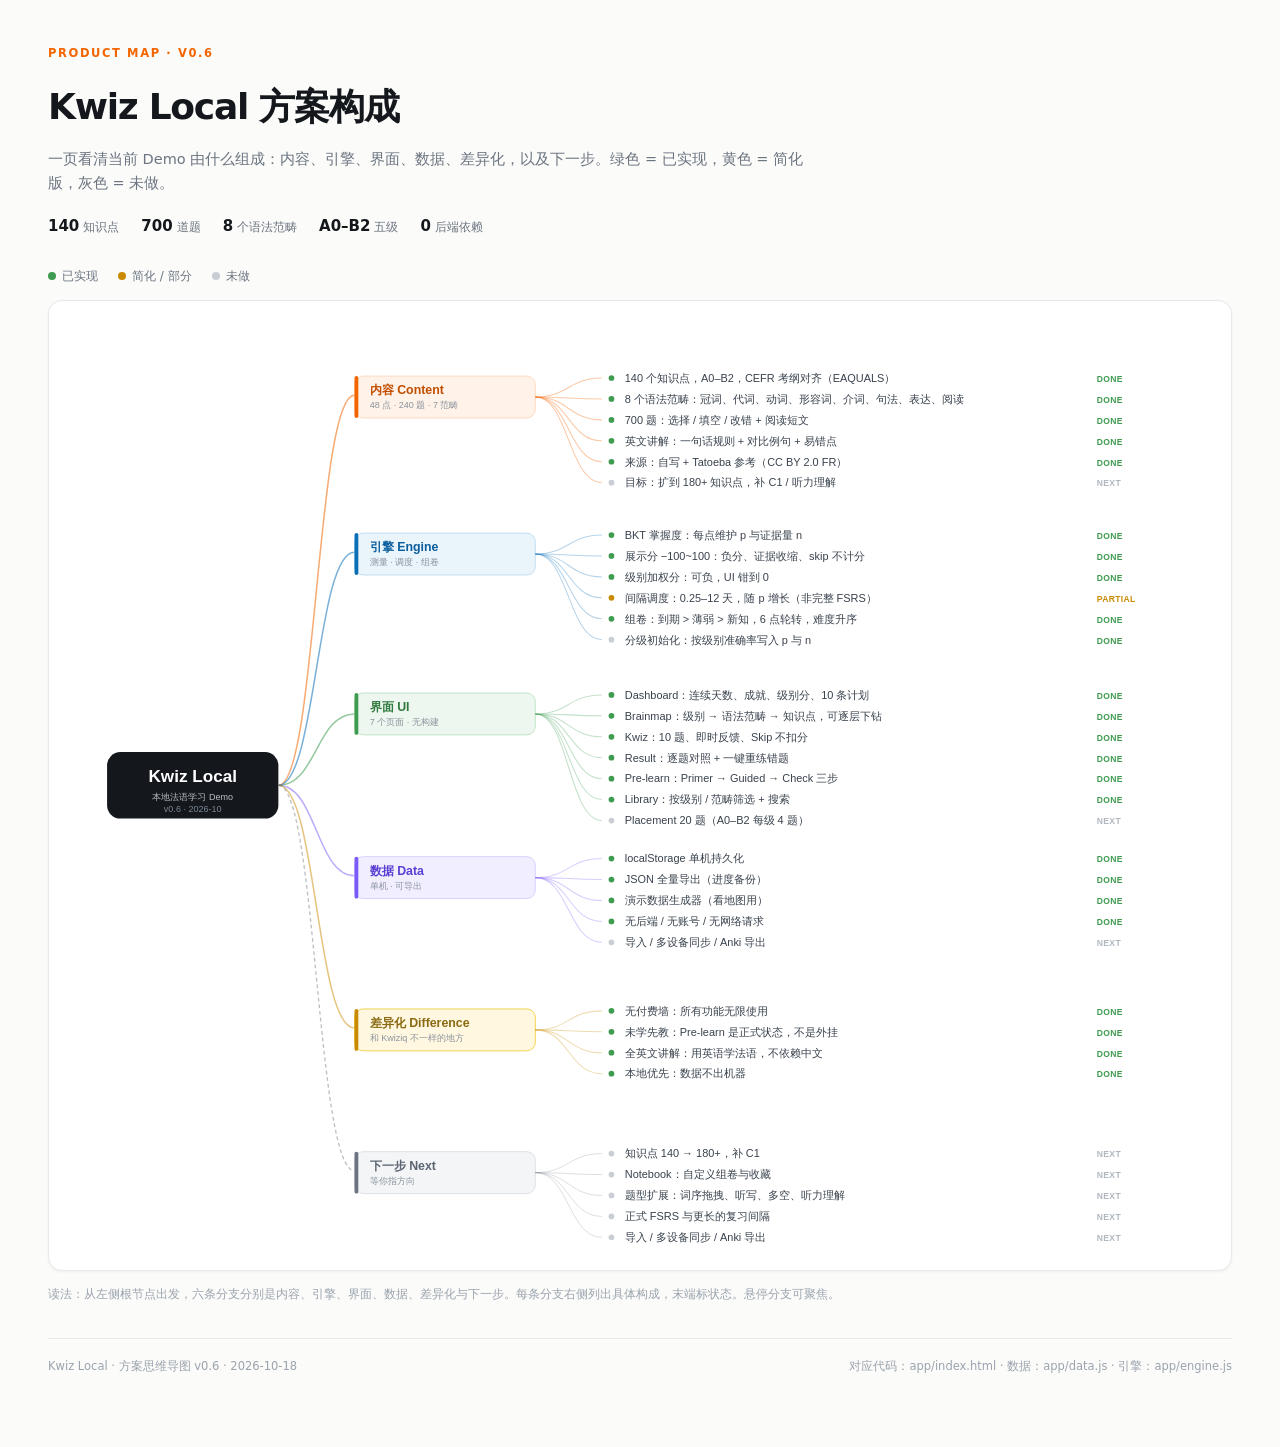
<file: docs/方案思维导图.html>
<!DOCTYPE html>
<html lang="zh-CN">
<head>
<meta charset="UTF-8">
<meta name="viewport" content="width=device-width, initial-scale=1.0">
<title>Kwiz Local · 方案思维导图 v0.6</title>
<style>
  :root{
    --ink:#14181D;--ink2:#39424D;--muted:#6B7480;--faint:#9AA3AE;
    --line:#E6E8EB;--bg:#FBFBF9;--card:#FFFFFF;
    --brand:#F26500;--blue:#0B6FB8;--green:#3E9B4F;--purple:#7A5AF8;--gold:#C98A00;--grey:#6B7480;
  }
  *{box-sizing:border-box}
  body{margin:0;background:var(--bg);color:var(--ink);
    font-family:"Inter","Segoe UI","PingFang SC","Microsoft YaHei",system-ui,sans-serif;
    font-size:15px;line-height:1.7;-webkit-font-smoothing:antialiased}
  .wrap{max-width:1240px;margin:0 auto;padding:44px 28px 70px}
  .kicker{font-size:11.5px;letter-spacing:.14em;color:var(--brand);font-weight:800;text-transform:uppercase;margin-bottom:12px}
  h1{font-size:36px;letter-spacing:-.035em;margin:0 0 10px;font-weight:800}
  .lede{color:var(--muted);font-size:14.5px;max-width:760px;margin:0 0 18px}
  .meta{display:flex;gap:22px;flex-wrap:wrap;font-size:12px;color:var(--muted);margin-bottom:26px}
  .meta b{color:var(--ink);font-size:15px;font-weight:800;margin-right:4px}
  .card{background:#fff;border:1px solid var(--line);border-radius:14px;padding:18px 20px;box-shadow:0 1px 3px rgba(20,24,29,.05)}
  .legend{display:flex;gap:20px;flex-wrap:wrap;font-size:12px;color:var(--muted);margin:0 0 14px}
  .legend span{display:inline-flex;align-items:center;gap:6px}
  .dot{width:8px;height:8px;border-radius:50%;display:inline-block}
  .dot.done{background:#3E9B4F}
  .dot.partial{background:#C98A00}
  .dot.todo{background:#C9CED5}
  svg{width:100%;height:auto;display:block}
  .branch:hover .leaf{opacity:.35}
  .branch:hover .leaf:hover{opacity:1}
  .leaf{transition:opacity .12s}
  .leaf rect.hit{fill:transparent}
  .leaf:hover rect.hit{fill:#FFF2E8}
  .leaf text{font-size:11.5px;fill:#39424D}
  .leaf .st{font-size:9px;font-weight:800;letter-spacing:.04em}
  .leaf .st.done{fill:#3E9B4F}
  .leaf .st.partial{fill:#C98A00}
  .leaf .st.todo{fill:#B0B7BF}
  .bname{font-size:13px;font-weight:800}
  .bsub{font-size:9.5px;fill:#8A939E}
  .note{font-size:11.5px;color:var(--faint);margin-top:14px}
  .foot{margin-top:34px;padding-top:18px;border-top:1px solid var(--line);font-size:11.5px;color:var(--faint);display:flex;justify-content:space-between;gap:12px;flex-wrap:wrap}
  @media print{
    body{background:#fff}
    .wrap{padding:0;max-width:none}
    .card{border:none;box-shadow:none;padding:0}
    .branch:hover .leaf{opacity:1}
    @page{size:A4 landscape;margin:10mm}
  }
</style>
</head>
<body>
<div class="wrap">
  <div class="kicker">Product Map · v0.6</div>
  <h1>Kwiz Local 方案构成</h1>
  <p class="lede">一页看清当前 Demo 由什么组成：内容、引擎、界面、数据、差异化，以及下一步。绿色 = 已实现，黄色 = 简化版，灰色 = 未做。</p>
  <div class="meta">
    <span><b>140</b>知识点</span>
    <span><b>700</b>道题</span>
    <span><b>8</b>个语法范畴</span>
    <span><b>A0–B2</b>五级</span>
    <span><b>0</b>后端依赖</span>
  </div>

  <div class="legend">
    <span><i class="dot done"></i>已实现</span>
    <span><i class="dot partial"></i>简化 / 部分</span>
    <span><i class="dot todo"></i>未做</span>
  </div>

  <div class="card">
  <svg viewBox="0 0 1200 980" role="img" aria-label="Kwiz Local 方案思维导图">
    <defs>
      <marker id="none"></marker>
    </defs>

    <!-- root -->
    <g>
      <rect x="40" y="455" width="180" height="70" rx="14" fill="#14181D"/>
      <text x="130" y="486" text-anchor="middle" font-size="18" font-weight="800" fill="#fff" font-family="Inter,sans-serif">Kwiz Local</text>
      <text x="130" y="505" text-anchor="middle" font-size="9.5" fill="#B9C0C8" font-family="Inter,sans-serif">本地法语学习 Demo</text>
      <text x="130" y="518" text-anchor="middle" font-size="9.5" fill="#7C8794" font-family="Inter,sans-serif">v0.6 · 2026-10</text>
    </g>

    <!-- ============ branch 1: content ============ -->
    <g class="branch">
      <path d="M220,490 C260,490 260,80 300,80" fill="none" stroke="#F26500" stroke-width="1.6" opacity=".55"/>
      <rect x="300" y="60" width="190" height="44" rx="9" fill="#FFF2E8" stroke="#FFD9BF"/>
      <rect x="300" y="60" width="4" height="44" rx="2" fill="#F26500"/>
      <text class="bname" x="316" y="79" fill="#C24E00" font-family="Inter,sans-serif">内容 Content</text>
      <text class="bsub" x="316" y="94" font-family="Inter,sans-serif">48 点 · 240 题 · 7 范畴</text>

      <g class="leaf"><rect class="hit" x="560" y="52" width="600" height="20" rx="4"/><circle cx="570" cy="62" r="3" fill="#3E9B4F"/><text x="584" y="66" font-family="Inter,sans-serif">140 个知识点，A0–B2，CEFR 考纲对齐（EAQUALS）</text><text class="st done" x="1080" y="66" font-family="Inter,sans-serif">DONE</text></g>
      <g class="leaf"><rect class="hit" x="560" y="74" width="600" height="20" rx="4"/><circle cx="570" cy="84" r="3" fill="#3E9B4F"/><text x="584" y="88" font-family="Inter,sans-serif">8 个语法范畴：冠词、代词、动词、形容词、介词、句法、表达、阅读</text><text class="st done" x="1080" y="88" font-family="Inter,sans-serif">DONE</text></g>
      <g class="leaf"><rect class="hit" x="560" y="96" width="600" height="20" rx="4"/><circle cx="570" cy="106" r="3" fill="#3E9B4F"/><text x="584" y="110" font-family="Inter,sans-serif">700 题：选择 / 填空 / 改错 + 阅读短文</text><text class="st done" x="1080" y="110" font-family="Inter,sans-serif">DONE</text></g>
      <g class="leaf"><rect class="hit" x="560" y="118" width="600" height="20" rx="4"/><circle cx="570" cy="128" r="3" fill="#3E9B4F"/><text x="584" y="132" font-family="Inter,sans-serif">英文讲解：一句话规则 + 对比例句 + 易错点</text><text class="st done" x="1080" y="132" font-family="Inter,sans-serif">DONE</text></g>
      <g class="leaf"><rect class="hit" x="560" y="140" width="600" height="20" rx="4"/><circle cx="570" cy="150" r="3" fill="#3E9B4F"/><text x="584" y="154" font-family="Inter,sans-serif">来源：自写 + Tatoeba 参考（CC BY 2.0 FR）</text><text class="st done" x="1080" y="154" font-family="Inter,sans-serif">DONE</text></g>
      <g class="leaf"><rect class="hit" x="560" y="162" width="600" height="20" rx="4"/><circle cx="570" cy="172" r="3" fill="#C9CED5"/><text x="584" y="176" font-family="Inter,sans-serif">目标：扩到 180+ 知识点，补 C1 / 听力理解</text><text class="st todo" x="1080" y="176" font-family="Inter,sans-serif">NEXT</text></g>
      <path d="M490,82 C525,82 525,62 560,62" fill="none" stroke="#F26500" stroke-width="1.1" opacity=".35"/>
      <path d="M490,82 C525,82 525,84 560,84" fill="none" stroke="#F26500" stroke-width="1.1" opacity=".35"/>
      <path d="M490,82 C525,82 525,106 560,106" fill="none" stroke="#F26500" stroke-width="1.1" opacity=".35"/>
      <path d="M490,82 C525,82 525,128 560,128" fill="none" stroke="#F26500" stroke-width="1.1" opacity=".35"/>
      <path d="M490,82 C525,82 525,150 560,150" fill="none" stroke="#F26500" stroke-width="1.1" opacity=".35"/>
      <path d="M490,82 C525,82 525,172 560,172" fill="none" stroke="#F26500" stroke-width="1.1" opacity=".35"/>
    </g>

    <!-- ============ branch 2: engine ============ -->
    <g class="branch">
      <path d="M220,490 C260,490 260,245 300,245" fill="none" stroke="#0B6FB8" stroke-width="1.6" opacity=".55"/>
      <rect x="300" y="225" width="190" height="44" rx="9" fill="#EAF4FB" stroke="#BFDDF2"/>
      <rect x="300" y="225" width="4" height="44" rx="2" fill="#0B6FB8"/>
      <text class="bname" x="316" y="244" fill="#0A5E9E" font-family="Inter,sans-serif">引擎 Engine</text>
      <text class="bsub" x="316" y="259" font-family="Inter,sans-serif">测量 · 调度 · 组卷</text>

      <g class="leaf"><rect class="hit" x="560" y="217" width="600" height="20" rx="4"/><circle cx="570" cy="227" r="3" fill="#3E9B4F"/><text x="584" y="231" font-family="Inter,sans-serif">BKT 掌握度：每点维护 p 与证据量 n</text><text class="st done" x="1080" y="231" font-family="Inter,sans-serif">DONE</text></g>
      <g class="leaf"><rect class="hit" x="560" y="239" width="600" height="20" rx="4"/><circle cx="570" cy="249" r="3" fill="#3E9B4F"/><text x="584" y="253" font-family="Inter,sans-serif">展示分 −100~100：负分、证据收缩、skip 不计分</text><text class="st done" x="1080" y="253" font-family="Inter,sans-serif">DONE</text></g>
      <g class="leaf"><rect class="hit" x="560" y="261" width="600" height="20" rx="4"/><circle cx="570" cy="271" r="3" fill="#3E9B4F"/><text x="584" y="275" font-family="Inter,sans-serif">级别加权分：可负，UI 钳到 0</text><text class="st done" x="1080" y="275" font-family="Inter,sans-serif">DONE</text></g>
      <g class="leaf"><rect class="hit" x="560" y="283" width="600" height="20" rx="4"/><circle cx="570" cy="293" r="3" fill="#C98A00"/><text x="584" y="297" font-family="Inter,sans-serif">间隔调度：0.25–12 天，随 p 增长（非完整 FSRS）</text><text class="st partial" x="1080" y="297" font-family="Inter,sans-serif">PARTIAL</text></g>
      <g class="leaf"><rect class="hit" x="560" y="305" width="600" height="20" rx="4"/><circle cx="570" cy="315" r="3" fill="#3E9B4F"/><text x="584" y="319" font-family="Inter,sans-serif">组卷：到期 &gt; 薄弱 &gt; 新知，6 点轮转，难度升序</text><text class="st done" x="1080" y="319" font-family="Inter,sans-serif">DONE</text></g>
      <g class="leaf"><rect class="hit" x="560" y="327" width="600" height="20" rx="4"/><circle cx="570" cy="337" r="3" fill="#C9CED5"/><text x="584" y="341" font-family="Inter,sans-serif">分级初始化：按级别准确率写入 p 与 n</text><text class="st done" x="1080" y="341" font-family="Inter,sans-serif">DONE</text></g>
      <path d="M490,247 C525,247 525,227 560,227" fill="none" stroke="#0B6FB8" stroke-width="1.1" opacity=".3"/>
      <path d="M490,247 C525,247 525,249 560,249" fill="none" stroke="#0B6FB8" stroke-width="1.1" opacity=".3"/>
      <path d="M490,247 C525,247 525,271 560,271" fill="none" stroke="#0B6FB8" stroke-width="1.1" opacity=".3"/>
      <path d="M490,247 C525,247 525,293 560,293" fill="none" stroke="#0B6FB8" stroke-width="1.1" opacity=".3"/>
      <path d="M490,247 C525,247 525,315 560,315" fill="none" stroke="#0B6FB8" stroke-width="1.1" opacity=".3"/>
      <path d="M490,247 C525,247 525,337 560,337" fill="none" stroke="#0B6FB8" stroke-width="1.1" opacity=".3"/>
    </g>

    <!-- ============ branch 3: ui ============ -->
    <g class="branch">
      <path d="M220,490 C260,490 260,415 300,415" fill="none" stroke="#3E9B4F" stroke-width="1.6" opacity=".55"/>
      <rect x="300" y="393" width="190" height="44" rx="9" fill="#EDF7EF" stroke="#BFE3C6"/>
      <rect x="300" y="393" width="4" height="44" rx="2" fill="#3E9B4F"/>
      <text class="bname" x="316" y="412" fill="#2F7A3E" font-family="Inter,sans-serif">界面 UI</text>
      <text class="bsub" x="316" y="427" font-family="Inter,sans-serif">7 个页面 · 无构建</text>

      <g class="leaf"><rect class="hit" x="560" y="385" width="600" height="20" rx="4"/><circle cx="570" cy="395" r="3" fill="#3E9B4F"/><text x="584" y="399" font-family="Inter,sans-serif">Dashboard：连续天数、成就、级别分、10 条计划</text><text class="st done" x="1080" y="399" font-family="Inter,sans-serif">DONE</text></g>
      <g class="leaf"><rect class="hit" x="560" y="407" width="600" height="20" rx="4"/><circle cx="570" cy="417" r="3" fill="#3E9B4F"/><text x="584" y="421" font-family="Inter,sans-serif">Brainmap：级别 → 语法范畴 → 知识点，可逐层下钻</text><text class="st done" x="1080" y="421" font-family="Inter,sans-serif">DONE</text></g>
      <g class="leaf"><rect class="hit" x="560" y="429" width="600" height="20" rx="4"/><circle cx="570" cy="439" r="3" fill="#3E9B4F"/><text x="584" y="443" font-family="Inter,sans-serif">Kwiz：10 题、即时反馈、Skip 不扣分</text><text class="st done" x="1080" y="443" font-family="Inter,sans-serif">DONE</text></g>
      <g class="leaf"><rect class="hit" x="560" y="451" width="600" height="20" rx="4"/><circle cx="570" cy="461" r="3" fill="#3E9B4F"/><text x="584" y="465" font-family="Inter,sans-serif">Result：逐题对照 + 一键重练错题</text><text class="st done" x="1080" y="465" font-family="Inter,sans-serif">DONE</text></g>
      <g class="leaf"><rect class="hit" x="560" y="473" width="600" height="20" rx="4"/><circle cx="570" cy="483" r="3" fill="#3E9B4F"/><text x="584" y="487" font-family="Inter,sans-serif">Pre-learn：Primer → Guided → Check 三步</text><text class="st done" x="1080" y="487" font-family="Inter,sans-serif">DONE</text></g>
      <g class="leaf"><rect class="hit" x="560" y="495" width="600" height="20" rx="4"/><circle cx="570" cy="505" r="3" fill="#3E9B4F"/><text x="584" y="509" font-family="Inter,sans-serif">Library：按级别 / 范畴筛选 + 搜索</text><text class="st done" x="1080" y="509" font-family="Inter,sans-serif">DONE</text></g>
      <g class="leaf"><rect class="hit" x="560" y="517" width="600" height="20" rx="4"/><circle cx="570" cy="527" r="3" fill="#C9CED5"/><text x="584" y="531" font-family="Inter,sans-serif">Placement 20 题（A0–B2 每级 4 题）</text><text class="st todo" x="1080" y="531" font-family="Inter,sans-serif">NEXT</text></g>
      <path d="M490,415 C525,415 525,395 560,395" fill="none" stroke="#3E9B4F" stroke-width="1.1" opacity=".3"/>
      <path d="M490,415 C525,415 525,417 560,417" fill="none" stroke="#3E9B4F" stroke-width="1.1" opacity=".3"/>
      <path d="M490,415 C525,415 525,439 560,439" fill="none" stroke="#3E9B4F" stroke-width="1.1" opacity=".3"/>
      <path d="M490,415 C525,415 525,461 560,461" fill="none" stroke="#3E9B4F" stroke-width="1.1" opacity=".3"/>
      <path d="M490,415 C525,415 525,483 560,483" fill="none" stroke="#3E9B4F" stroke-width="1.1" opacity=".3"/>
      <path d="M490,415 C525,415 525,505 560,505" fill="none" stroke="#3E9B4F" stroke-width="1.1" opacity=".3"/>
      <path d="M490,415 C525,415 525,527 560,527" fill="none" stroke="#3E9B4F" stroke-width="1.1" opacity=".3"/>
    </g>

    <!-- ============ branch 4: data ============ -->
    <g class="branch">
      <path d="M220,490 C260,490 260,585 300,585" fill="none" stroke="#7A5AF8" stroke-width="1.6" opacity=".5"/>
      <rect x="300" y="565" width="190" height="44" rx="9" fill="#F1EEFF" stroke="#D8D0FF"/>
      <rect x="300" y="565" width="4" height="44" rx="2" fill="#7A5AF8"/>
      <text class="bname" x="316" y="584" fill="#5B3FD1" font-family="Inter,sans-serif">数据 Data</text>
      <text class="bsub" x="316" y="599" font-family="Inter,sans-serif">单机 · 可导出</text>

      <g class="leaf"><rect class="hit" x="560" y="557" width="600" height="20" rx="4"/><circle cx="570" cy="567" r="3" fill="#3E9B4F"/><text x="584" y="571" font-family="Inter,sans-serif">localStorage 单机持久化</text><text class="st done" x="1080" y="571" font-family="Inter,sans-serif">DONE</text></g>
      <g class="leaf"><rect class="hit" x="560" y="579" width="600" height="20" rx="4"/><circle cx="570" cy="589" r="3" fill="#3E9B4F"/><text x="584" y="593" font-family="Inter,sans-serif">JSON 全量导出（进度备份）</text><text class="st done" x="1080" y="593" font-family="Inter,sans-serif">DONE</text></g>
      <g class="leaf"><rect class="hit" x="560" y="601" width="600" height="20" rx="4"/><circle cx="570" cy="611" r="3" fill="#3E9B4F"/><text x="584" y="615" font-family="Inter,sans-serif">演示数据生成器（看地图用）</text><text class="st done" x="1080" y="615" font-family="Inter,sans-serif">DONE</text></g>
      <g class="leaf"><rect class="hit" x="560" y="623" width="600" height="20" rx="4"/><circle cx="570" cy="633" r="3" fill="#3E9B4F"/><text x="584" y="637" font-family="Inter,sans-serif">无后端 / 无账号 / 无网络请求</text><text class="st done" x="1080" y="637" font-family="Inter,sans-serif">DONE</text></g>
      <g class="leaf"><rect class="hit" x="560" y="645" width="600" height="20" rx="4"/><circle cx="570" cy="655" r="3" fill="#C9CED5"/><text x="584" y="659" font-family="Inter,sans-serif">导入 / 多设备同步 / Anki 导出</text><text class="st todo" x="1080" y="659" font-family="Inter,sans-serif">NEXT</text></g>
      <path d="M490,587 C525,587 525,567 560,567" fill="none" stroke="#7A5AF8" stroke-width="1.1" opacity=".3"/>
      <path d="M490,587 C525,587 525,589 560,589" fill="none" stroke="#7A5AF8" stroke-width="1.1" opacity=".3"/>
      <path d="M490,587 C525,587 525,611 560,611" fill="none" stroke="#7A5AF8" stroke-width="1.1" opacity=".3"/>
      <path d="M490,587 C525,587 525,633 560,633" fill="none" stroke="#7A5AF8" stroke-width="1.1" opacity=".3"/>
      <path d="M490,587 C525,587 525,655 560,655" fill="none" stroke="#7A5AF8" stroke-width="1.1" opacity=".3"/>
    </g>

    <!-- ============ branch 5: difference ============ -->
    <g class="branch">
      <path d="M220,490 C260,490 260,745 300,745" fill="none" stroke="#C98A00" stroke-width="1.6" opacity=".5"/>
      <rect x="300" y="725" width="190" height="44" rx="9" fill="#FFF7E0" stroke="#F2D24B"/>
      <rect x="300" y="725" width="4" height="44" rx="2" fill="#C98A00"/>
      <text class="bname" x="316" y="744" fill="#8A6A12" font-family="Inter,sans-serif">差异化 Difference</text>
      <text class="bsub" x="316" y="759" font-family="Inter,sans-serif">和 Kwiziq 不一样的地方</text>

      <g class="leaf"><rect class="hit" x="560" y="717" width="600" height="20" rx="4"/><circle cx="570" cy="727" r="3" fill="#3E9B4F"/><text x="584" y="731" font-family="Inter,sans-serif">无付费墙：所有功能无限使用</text><text class="st done" x="1080" y="731" font-family="Inter,sans-serif">DONE</text></g>
      <g class="leaf"><rect class="hit" x="560" y="739" width="600" height="20" rx="4"/><circle cx="570" cy="749" r="3" fill="#3E9B4F"/><text x="584" y="753" font-family="Inter,sans-serif">未学先教：Pre-learn 是正式状态，不是外挂</text><text class="st done" x="1080" y="753" font-family="Inter,sans-serif">DONE</text></g>
      <g class="leaf"><rect class="hit" x="560" y="761" width="600" height="20" rx="4"/><circle cx="570" cy="771" r="3" fill="#3E9B4F"/><text x="584" y="775" font-family="Inter,sans-serif">全英文讲解：用英语学法语，不依赖中文</text><text class="st done" x="1080" y="775" font-family="Inter,sans-serif">DONE</text></g>
      <g class="leaf"><rect class="hit" x="560" y="783" width="600" height="20" rx="4"/><circle cx="570" cy="793" r="3" fill="#3E9B4F"/><text x="584" y="797" font-family="Inter,sans-serif">本地优先：数据不出机器</text><text class="st done" x="1080" y="797" font-family="Inter,sans-serif">DONE</text></g>
      <path d="M490,747 C525,747 525,727 560,727" fill="none" stroke="#C98A00" stroke-width="1.1" opacity=".3"/>
      <path d="M490,747 C525,747 525,749 560,749" fill="none" stroke="#C98A00" stroke-width="1.1" opacity=".3"/>
      <path d="M490,747 C525,747 525,771 560,771" fill="none" stroke="#C98A00" stroke-width="1.1" opacity=".3"/>
      <path d="M490,747 C525,747 525,793 560,793" fill="none" stroke="#C98A00" stroke-width="1.1" opacity=".3"/>
    </g>

    <!-- ============ branch 6: next ============ -->
    <g class="branch">
      <path d="M220,490 C260,490 260,895 300,895" fill="none" stroke="#6B7480" stroke-width="1.4" opacity=".45" stroke-dasharray="4 3"/>
      <rect x="300" y="875" width="190" height="44" rx="9" fill="#F4F5F7" stroke="#DDE0E4"/>
      <rect x="300" y="875" width="4" height="44" rx="2" fill="#6B7480"/>
      <text class="bname" x="316" y="894" fill="#5C6672" font-family="Inter,sans-serif">下一步 Next</text>
      <text class="bsub" x="316" y="909" font-family="Inter,sans-serif">等你指方向</text>

      <g class="leaf"><rect class="hit" x="560" y="867" width="600" height="20" rx="4"/><circle cx="570" cy="877" r="3" fill="#C9CED5"/><text x="584" y="881" font-family="Inter,sans-serif">知识点 140 → 180+，补 C1</text><text class="st todo" x="1080" y="881" font-family="Inter,sans-serif">NEXT</text></g>
      <g class="leaf"><rect class="hit" x="560" y="889" width="600" height="20" rx="4"/><circle cx="570" cy="899" r="3" fill="#C9CED5"/><text x="584" y="903" font-family="Inter,sans-serif">Notebook：自定义组卷与收藏</text><text class="st todo" x="1080" y="903" font-family="Inter,sans-serif">NEXT</text></g>
      <g class="leaf"><rect class="hit" x="560" y="911" width="600" height="20" rx="4"/><circle cx="570" cy="921" r="3" fill="#C9CED5"/><text x="584" y="925" font-family="Inter,sans-serif">题型扩展：词序拖拽、听写、多空、听力理解</text><text class="st todo" x="1080" y="925" font-family="Inter,sans-serif">NEXT</text></g>
      <g class="leaf"><rect class="hit" x="560" y="933" width="600" height="20" rx="4"/><circle cx="570" cy="943" r="3" fill="#C9CED5"/><text x="584" y="947" font-family="Inter,sans-serif">正式 FSRS 与更长的复习间隔</text><text class="st todo" x="1080" y="947" font-family="Inter,sans-serif">NEXT</text></g>
      <g class="leaf"><rect class="hit" x="560" y="955" width="600" height="20" rx="4"/><circle cx="570" cy="965" r="3" fill="#C9CED5"/><text x="584" y="969" font-family="Inter,sans-serif">导入 / 多设备同步 / Anki 导出</text><text class="st todo" x="1080" y="969" font-family="Inter,sans-serif">NEXT</text></g>
      <path d="M490,897 C525,897 525,877 560,877" fill="none" stroke="#6B7480" stroke-width="1" opacity=".25"/>
      <path d="M490,897 C525,897 525,899 560,899" fill="none" stroke="#6B7480" stroke-width="1" opacity=".25"/>
      <path d="M490,897 C525,897 525,921 560,921" fill="none" stroke="#6B7480" stroke-width="1" opacity=".25"/>
      <path d="M490,897 C525,897 525,943 560,943" fill="none" stroke="#6B7480" stroke-width="1" opacity=".25"/>
      <path d="M490,897 C525,897 525,965 560,965" fill="none" stroke="#6B7480" stroke-width="1" opacity=".25"/>
    </g>
  </svg>
  </div>

  <p class="note">读法：从左侧根节点出发，六条分支分别是内容、引擎、界面、数据、差异化与下一步。每条分支右侧列出具体构成，末端标状态。悬停分支可聚焦。</p>

  <div class="foot">
    <span>Kwiz Local · 方案思维导图 v0.6 · 2026-10-18</span>
    <span>对应代码：app/index.html · 数据：app/data.js · 引擎：app/engine.js</span>
  </div>
</div>
</body>
</html>
</file>
<file: app/styles.css>
/* Typography follows Kwiziq: Inter for the interface, Lora (serif) for
   anything the learner reads as language content. The serif/sans split is
   what makes the two languages separate without shouting. */
@font-face{
  font-family:"Inter";font-style:normal;font-weight:100 900;font-display:swap;
  src:url("fonts/InterVariable.woff2") format("woff2");
}
@font-face{
  font-family:"Lora";font-style:normal;font-weight:400;font-display:swap;
  src:url("fonts/Lora-Regular-subset-latin-latin-extended.woff2") format("woff2");
}
@font-face{
  font-family:"Lora";font-style:italic;font-weight:400;font-display:swap;
  src:url("fonts/Lora-Italic-subset-latin-latin-extended.woff2") format("woff2");
}
@font-face{
  font-family:"Lora";font-style:normal;font-weight:700;font-display:swap;
  src:url("fonts/Lora-Bold-subset-latin-latin-extended.woff2") format("woff2");
}
@font-face{
  font-family:"Poppins";font-style:normal;font-weight:700;font-display:swap;
  src:url("fonts/Poppins-Bold.woff2") format("woff2");
}
@font-face{
  font-family:"Poppins";font-style:normal;font-weight:800;font-display:swap;
  src:url("fonts/Poppins-ExtraBold.woff2") format("woff2");
}

/* Reserve the scrollbar's width whether or not the page is tall enough to need
   one. The map is laid out in pixels from a measured width, so a scrollbar
   appearing after the first paint used to leave the canvas 10px too wide. */
html{scrollbar-gutter:stable}

:root{
  --brand:#ff6a00;          /* decoration only: dots, bars, borders */
  --brand-action:#C25200;   /* button fill — 4.67:1 with white text */
  --brand-ink:#B34A00;      /* brand-coloured text on white — 5.39:1 */
  --brand-dark:#A34500;
  --brand-soft:#FFF3EA;
  --brand-line:#FFD6BC;
  --ink:#262626;
  --ink2:#3d3d3d;
  --muted:#5A5A5A;
  --faint:#686868;
  --line:#e5e5e5;
  --line2:#f0f0f0;
  /* Warm neutral instead of cool grey: white cards read as paper on a desk
     rather than as cut-outs, and the brand orange sits on it without clashing. */
  --bg:#F3F2EF;
  --card:#FFFFFF;
  --green:#2E7D32;
  --green-soft:#EDF7EF;
  --red:#C2181A;
  --red-soft:#FDEDED;
  --yellow:#8A5D00;
  --yellow-soft:#FFF7E0;
  --blue:#0B6FB8;
  --blue-soft:#e5f4ff;
  --radius:14px;
  /* Two-part elevation: a hairline for the edge, a soft wide shadow for lift.
     One shadow alone either disappears or looks like a sticker. */
  --shadow:0 1px 2px rgba(20,24,29,.05), 0 14px 34px -26px rgba(20,24,29,.55);
  --shadow-lift:0 2px 4px rgba(20,24,29,.06), 0 22px 44px -26px rgba(20,24,29,.45);
  --font:"Inter","Helvetica Neue",-apple-system,"Segoe UI","PingFang SC","Microsoft YaHei",sans-serif;
  --font-head:"Poppins","Inter",-apple-system,"Segoe UI","PingFang SC","Microsoft YaHei",sans-serif;
  /* language content — French examples and their English glosses */
  --font-content:"Lora",Georgia,"Times New Roman",serif;

  /* Six steps. The file used to carry fourteen sizes between 9.5 and 19px,
     half a pixel apart, so nothing looked more important than anything else.
     Every size in this file now resolves to one of these. */
  --fs-1:11px;   /* labels, badges, meta */
  --fs-2:13px;   /* secondary copy */
  --fs-3:15px;   /* body */
  --fs-4:17px;   /* card titles, emphasis */
  --fs-5:20px;   /* section headings */
  --fs-6:26px;   /* page titles */
}
*{box-sizing:border-box}
/* V46 · Study studio: a visible release identity, quieter surfaces, and
   instructional feedback that reads as a lesson rather than an error wall. */
.version-chip{display:inline-block;white-space:nowrap;border:1px solid var(--brand-line);background:var(--brand-soft);color:var(--brand-ink);padding:4px 9px;border-radius:999px;font-size:var(--fs-1);font-weight:700}
.save-status{max-width:1072px;margin:8px auto 0;padding:0 16px;display:flex;justify-content:flex-end;gap:12px;color:#416552;font-size:var(--fs-1);min-height:22px}
.save-status.save-error{max-width:1120px;background:var(--red-soft);border:1px solid #E8B5B5;border-radius:10px;padding:10px 16px;color:var(--red);font-size:var(--fs-2);justify-content:space-between;flex-wrap:wrap}
.save-status a{text-decoration:underline;color:inherit;font-weight:700}
.studio-head{display:flex;align-items:center;justify-content:space-between;gap:20px}
.studio-eyebrow{font-size:var(--fs-1);font-weight:800;letter-spacing:.16em;color:var(--brand-ink)}
.release-card{position:relative;overflow:hidden;background:linear-gradient(115deg,#183D3A,#234E45);color:#fff;border:1px solid #31574D;border-radius:20px;padding:22px 28px;margin:0 0 22px;box-shadow:0 12px 28px -22px #173E36}
.release-card::after{content:"";position:absolute;right:-28px;top:-75px;width:260px;height:260px;border:42px solid #ffffff08;border-radius:50%;pointer-events:none}
.release-heading{display:flex;justify-content:space-between;align-items:center;gap:12px;position:relative;z-index:1}
.release-tag{background:#F4DAB1;color:#283D30;padding:4px 10px;border-radius:6px;font-size:var(--fs-1);font-weight:800;letter-spacing:.08em}
.release-date{font-size:var(--fs-1);color:#C0D4CA;font-variant-numeric:tabular-nums}
.release-card h2{font-size:var(--fs-5);color:#fff;margin:12px 0 4px}
.release-card p{font-size:var(--fs-2);color:#D5E3D9;margin:0 0 8px}
.release-card details{position:relative;z-index:1;font-size:var(--fs-2)}
.release-card summary{cursor:pointer;text-decoration:underline;text-underline-offset:4px;color:#F4DAB1;width:fit-content}
.release-card li{margin:6px 0;color:#E1ECE5}
.release-card ul{padding-left:20px;margin-bottom:0}
.container .hero{border:1px solid #E4D7C7;background:linear-gradient(120deg,#FFFDF8,#F7F0E5);border-radius:20px;padding:28px;box-shadow:var(--shadow-lift)}
.hero .avatar.lvl{background:#234E45;color:#fff;border-color:#234E45;border-radius:14px}
.coach-note{margin:18px 0;padding:20px;border:1px solid #C8DED4;border-left:4px solid #326A59;border-radius:12px;background:#F3F8F4;color:var(--ink);font-size:var(--fs-2);line-height:1.8}
.coach-kicker{color:#315F50;font-size:var(--fs-1);font-weight:800;letter-spacing:.08em}
.coach-note h3{font-size:var(--fs-4);margin:5px 0 10px}
.coach-note p{margin:8px 0;overflow-wrap:anywhere}
.coach-trap{color:#674A20;background:#FBF3E3;padding:10px 12px;border-radius:8px}
.coach-examples{display:grid;gap:10px;margin-top:14px}
.coach-examples>div{border-top:1px solid #D3E2D9;padding-top:10px}
.coach-examples [lang=fr],.coach-practice [lang=fr]{font-family:var(--font-content);font-size:var(--fs-3);display:block}
.coach-examples small{display:block;color:#4E6057;font-size:var(--fs-2);margin-top:4px}
.coach-practice{border-top:1px dashed #A8C6B7;margin-top:16px;padding-top:14px}
.coach-options{display:flex;gap:8px;flex-wrap:wrap}
.coach-practice small{font-size:var(--fs-1);color:#4E6057}
.coach-result{font-weight:600;color:#28533E}
.vocab-note{font-size:var(--fs-2);line-height:1.6;color:#566347;background:#F3F5ED;border-radius:8px;padding:9px 11px;margin:10px 0}
@media(max-width:700px){
  .version-chip{font-size:var(--fs-1);padding:3px 7px}
  .studio-head{align-items:flex-start;flex-direction:column;gap:10px}
  .release-card{padding:18px;border-radius:16px;margin-bottom:16px}
  .container .hero{padding:20px;border-radius:16px}
  .coach-note{padding:14px}
  .save-status{margin-top:6px;justify-content:flex-start}
}
[hidden]{display:none !important}
html,body{margin:0;padding:0}
body{
  background:var(--bg);color:var(--ink);font-family:var(--font);
  font-size:var(--fs-3);line-height:1.6;-webkit-font-smoothing:antialiased;
  overflow-x:hidden;
}
a{color:var(--blue);text-decoration:none}
/* An inline link in the middle of a sentence is still a link; without the
   underline it is just blue words. */
a.small,.kwiz-card a:not(.btn):not(.res-study),.feedback a,.ctx-note a{
  text-decoration:underline;text-underline-offset:2px;
}
button{font-family:inherit}
button:focus{outline:none}
button:focus-visible{outline:2px solid #FFB27A;outline-offset:2px}

/* French mentioned inside English prose. Kwiziq's trick: the switch is made
   by *typeface*, not by colour — serif italic inside sans-serif roman reads
   as "this is the other language". The ink stays dark so the French never
   looks like a de-emphasised footnote. */
.fr-inline{
  font-family:var(--font-content);
  font-style:italic;
  font-weight:500;
  color:var(--ink);
  letter-spacing:.005em;
}
/* Chinese subtitle under a point title. */
.t-zh{
  font-size:var(--fs-2);color:var(--faint);margin-top:2px;
  letter-spacing:0;font-weight:500;line-height:1.4;
}
h1,h2,h3,h4{margin:0;letter-spacing:-.02em}
h1{font-size:var(--fs-6);font-weight:800;font-family:var(--font-head);letter-spacing:-.03em}
h2{font-size:var(--fs-5);font-weight:700;font-family:var(--font-head);letter-spacing:-.02em}
h3{font-size:var(--fs-4);font-weight:700;font-family:var(--font-head)}
p{margin:0 0 12px}
.muted{color:var(--muted)}
.small{font-size:var(--fs-2);color:var(--muted)}
.tiny{font-size:var(--fs-1);color:var(--faint)}

/* ---------- top bar ---------- */
.topbar{
  background:linear-gradient(180deg,#CFEBFF 0%,#EAF7FF 100%);
  border-bottom:1px solid #D7E9F5;position:sticky;top:0;z-index:30;
}
.topbar-inner{
  max-width:1120px;margin:0 auto;height:56px;padding:0 24px;
  display:flex;align-items:center;gap:26px;
}
.logo{display:flex;align-items:center;gap:8px;color:#0A6FA8;font-weight:800;font-size:var(--fs-4);letter-spacing:-.02em}
.logo:hover{text-decoration:none}
.logo-dot{width:11px;height:11px;border-radius:3px;background:var(--brand);display:inline-block}
.logo-accent{color:var(--brand-ink)}
/* The nav strip is the first thing that overflows when nine items, a logo and
   the streak chip share one bar. Letting it shrink and scroll keeps the page
   itself from ever scrolling sideways. */
.nav{display:flex;gap:4px;flex:1;min-width:0;overflow-x:auto;scrollbar-width:none;-ms-overflow-style:none}
.nav::-webkit-scrollbar{display:none}
.nav a{
  color:#24536E;font-size:var(--fs-2);font-weight:600;padding:6px 12px;border-radius:6px;white-space:nowrap;
}
.nav a:hover{background:rgba(255,255,255,.65);text-decoration:none}
.nav a.active{background:#fff;color:var(--brand-ink);box-shadow:var(--shadow)}
.streak-chip{
  white-space:nowrap;font-size:var(--fs-1);font-weight:800;letter-spacing:.08em;color:#0A6FA8;
  background:rgba(255,255,255,.75);border:1px solid #BFDDF2;border-radius:20px;padding:5px 12px;
}

/* ---------- layout ---------- */
.container{max-width:1120px;margin:0 auto;padding:28px 24px 80px}
/* Left-aligned: the cards below start at the left edge, and a centred title
   above left-aligned content reads as a different, older layer. */
.page-head{text-align:left;margin:6px 0 18px}
.page-head p{color:var(--muted);font-size:var(--fs-2);margin:6px 0 0}
.card{
  background:var(--card);border:1px solid rgba(20,24,29,.07);border-radius:var(--radius);
  padding:18px;box-shadow:var(--shadow);
}
.grid2{display:grid;grid-template-columns:minmax(0,1fr) minmax(0,1fr);gap:16px}
.grid3{display:grid;grid-template-columns:repeat(3,minmax(0,1fr));gap:16px}
.section-gap{margin-top:16px}

/* ---------- buttons ---------- */
.btn{
  display:inline-flex;align-items:center;justify-content:center;gap:8px;
  background:var(--brand-action);color:#fff;border:1px solid var(--brand-action);
  border-radius:6px;padding:9px 18px;font-size:var(--fs-2);font-weight:700;cursor:pointer;
  transition:background .12s,border-color .12s;
}
.btn:hover{background:var(--brand-dark);border-color:var(--brand-dark)}
/* A disabled primary button has to look inert. At 45% opacity the orange was
   still the most prominent thing on the screen, so people tapped it and
   nothing happened. */
.btn:disabled{opacity:.5;filter:grayscale(1);box-shadow:none;cursor:not-allowed}
.btn.ghost{background:#fff;color:var(--brand-ink);border-color:var(--brand-line)}
.btn.ghost:hover{background:var(--brand-soft)}
.btn.subtle{background:#fff;color:var(--ink2);border-color:var(--line)}
.btn.subtle:hover{background:var(--line2)}
.btn.sm{padding:5px 11px;font-size:var(--fs-2)}
.btn.block{width:100%}
.icon-btn{
  background:none;border:none;font-size:var(--fs-5);line-height:1;color:var(--muted);cursor:pointer;padding:2px 6px;
}
.icon-btn:hover{color:var(--ink)}

/* ---------- daily goal bar ---------- */
.todaybar{
  display:flex;align-items:center;gap:16px;background:#fff;border:1px solid rgba(20,24,29,.07);
  border-radius:var(--radius);padding:13px 16px;margin-bottom:10px;box-shadow:var(--shadow);
}
/* Where the current level ends. Deliberately quieter than the today bar: it
   is a horizon, not a task. */
.lvl-progress{
  display:flex;align-items:center;gap:9px;
  margin:0 0 14px;padding:0 2px;
  font-size:var(--fs-1);color:var(--muted);
}
.lvl-progress .lvl-now{
  flex:none;font-weight:800;letter-spacing:.04em;color:var(--brand-ink);
}
.lvl-progress .lvl-track{
  flex:none;width:74px;height:4px;border-radius:2px;background:var(--line2);overflow:hidden;
}
.lvl-progress .lvl-track i{
  display:block;height:100%;border-radius:2px;background:var(--brand);transition:width .3s ease;
}
.lvl-progress .lvl-note{min-width:0;overflow:hidden;text-overflow:ellipsis;white-space:nowrap}

.todaybar .goal{flex:1;min-width:0}
.todaybar .goal-head{display:flex;align-items:baseline;gap:8px;margin-bottom:6px}
.todaybar .label{font-size:var(--fs-1);font-weight:800;letter-spacing:.1em;color:var(--faint)}
.todaybar .goal-num{font-size:var(--fs-3);font-weight:800;color:var(--ink);font-variant-numeric:tabular-nums;letter-spacing:-.01em}
.todaybar .goal-num small{font-size:var(--fs-1);font-weight:600;color:var(--muted)}
.todaybar .goal-check{
  margin-left:auto;font-size:var(--fs-1);font-weight:800;color:#1F6B28;
  background:#E4F3E6;border-radius:999px;padding:2px 9px;white-space:nowrap;
}
.todaybar .track{height:9px;background:var(--line2);border-radius:999px;overflow:hidden}
.todaybar .fill{
  display:block;height:9px;border-radius:999px;transition:width .35s;
  background:linear-gradient(90deg,#FF8A3D 0%,#C25200 100%);
}
.todaybar.done .fill{background:linear-gradient(90deg,#5FB56F 0%,#2E7D32 100%)}
.todaybar .streak-box{
  display:flex;flex-direction:column;align-items:center;justify-content:center;
  padding-left:16px;border-left:1px solid var(--line2);min-width:78px;
}
.todaybar .streak-num{font-size:var(--fs-5);font-weight:800;line-height:1.1;color:var(--brand-ink)}
.todaybar .streak-lbl{font-size:var(--fs-1);font-weight:700;letter-spacing:.06em;color:var(--faint);text-transform:uppercase}

/* ---------- legacy streak bar (kept for other views) ---------- */
.streakbar{
  display:flex;align-items:center;gap:12px;background:#fff;border:1px solid var(--line);
  border-radius:8px;padding:9px 14px;margin-bottom:14px;
}
.streakbar .label{font-size:var(--fs-1);font-weight:800;letter-spacing:.1em;color:var(--faint)}
.streakbar .track{flex:1;height:6px;background:var(--line2);border-radius:3px;overflow:hidden}
.streakbar .fill{height:6px;background:var(--brand);border-radius:3px;transition:width .3s}
.streakbar .count{font-size:var(--fs-2);font-weight:700;color:var(--ink2)}

/* ---------- kwizbot ---------- */
.kwizbot{
  display:flex;gap:14px;align-items:flex-start;background:#F7FBF3;border:1px solid #DCEBD2;
  border-radius:var(--radius);padding:16px 18px;
}
.avatar{
  width:46px;height:46px;border-radius:50%;background:#DDEBD0;color:#3E7A4C;flex:none;
  display:grid;place-items:center;font-weight:800;font-size:var(--fs-4);
}
/* The level, not a brand initial: the first thing you see should tell you
   where you are. */
.avatar.lvl{
  background:linear-gradient(150deg,#FFE2C9,#FFD0A8);
  color:#8A3B00;font-family:var(--font-head);font-size:var(--fs-3);letter-spacing:.02em;
  box-shadow:inset 0 0 0 1px rgba(196,90,10,.16);
}
.kwizbot .body{flex:1;min-width:0}
.kwizbot .hello{font-weight:800;font-size:var(--fs-3);margin-bottom:2px}
.kwizbot p{font-size:var(--fs-2);color:#4E6353;margin:0}
.kwizbot .actions{display:flex;align-items:center;gap:10px;margin-top:10px;flex-wrap:wrap}

/* ---------- dashboard hero ----------
   One card, one primary button. Everything else on the first screen is either
   the daily goal or a ranked reason to do something different. */
.hero{
  padding:18px 18px 16px;margin-top:14px;display:grid;grid-template-columns:minmax(0,1fr);gap:16px;
  /* The one warm surface on the page: it is where the day starts. */
  background:
    radial-gradient(120% 140% at 0% 0%, #FFE7D2 0%, rgba(255,231,210,0) 62%),
    linear-gradient(180deg,#FFFFFF 0%,#FFFDFB 100%);
  border-color:#F1E1D1;
  box-shadow:var(--shadow-lift);
}
.hero-left{min-width:0}
.hero-side{min-width:0}
.hero-top{display:flex;gap:13px;align-items:flex-start;margin-bottom:14px}
.hero-copy{flex:1;min-width:0}
.hero-copy .hello{font-weight:700;font-size:var(--fs-5);margin-bottom:3px;font-family:var(--font-head);letter-spacing:-.02em}
.hero-copy p{font-size:var(--fs-2);color:var(--muted);margin:0}
.btn.block{
  width:100%;display:flex;align-items:center;justify-content:center;gap:9px;
  font-size:var(--fs-4);padding:15px 18px;border-radius:11px;
  background:linear-gradient(180deg,#C25200 0%,#A84800 100%);
  border-color:#A84800;
  box-shadow:0 10px 22px -12px rgba(168,72,0,.9), inset 0 1px 0 rgba(255,255,255,.16);
}
.btn.block:hover{background:linear-gradient(180deg,#B54B00 0%,#993F00 100%)}
.btn.block:active{transform:translateY(1px)}
.btn.block small{font-size:var(--fs-1);font-weight:600;opacity:.82;letter-spacing:0}
.hero-sub{display:flex;gap:10px;margin-top:10px;flex-wrap:wrap}
.hero-sub .btn{flex:1;justify-content:center;min-width:130px}
.next-steps{margin-top:16px;border-top:1px solid var(--line2);padding-top:14px}
.ns-title{
  font-size:var(--fs-1);font-weight:800;letter-spacing:.08em;text-transform:uppercase;
  color:var(--faint);margin-bottom:4px;
}
/* These are navigation, not body text: without an edge they read as a sentence
   with an arrow at the end. */
.next-step{
  display:flex;align-items:center;justify-content:space-between;gap:10px;width:100%;
  background:#fff;border:1px solid var(--line);border-radius:10px;padding:10px 12px;margin:0 0 8px;
  font:inherit;font-size:var(--fs-2);color:var(--ink);text-align:left;cursor:pointer;
  transition:border-color .12s,background .12s,transform .08s;
}
.next-step:last-child{margin-bottom:0}
.next-step:hover{border-color:var(--brand-line);background:#FFFCFA}
.next-step:active{transform:translateY(1px)}
.next-step .ns-body{display:flex;flex-direction:column;gap:1px;min-width:0}
.next-step .ns-body b{font-size:var(--fs-2);font-weight:600}
.next-step .ns-body small{font-size:var(--fs-1);color:var(--faint)}
.next-step .ns-go{color:var(--faint);font-weight:700}
.ns-empty{margin:8px 0 0;font-size:var(--fs-2);color:var(--faint);line-height:1.5}
.hero .firstrun{margin:14px 0 0}

/* On a wide screen the hero was a single 1100px column with a 1100px button.
   Two columns put the action and the ranked alternatives side by side. */
@media (min-width:860px){
  .hero{grid-template-columns:minmax(0,1.25fr) minmax(0,0.75fr);gap:28px;align-items:start}
  .hero-side{border-left:1px solid var(--line2);padding-left:24px}
  .hero .next-steps{margin-top:0;border-top:none;padding-top:0}
}

/* ---------- stat tiles ---------- */
.stat-grid{display:grid;grid-template-columns:minmax(0,1fr) minmax(0,1fr);gap:10px;margin-top:10px}
.stat{border:1px solid var(--line);border-radius:8px;padding:10px 12px}
.stat .k{font-size:var(--fs-1);letter-spacing:.06em;color:var(--faint);text-transform:uppercase}
.stat .v{font-size:var(--fs-5);font-weight:800;letter-spacing:-.02em;line-height:1.25}
.stat .v small{font-size:var(--fs-1);font-weight:600;color:var(--muted);white-space:nowrap}

/* ---------- level list ---------- */
.level-row{
  display:flex;align-items:center;gap:10px;padding:8px 8px;border-bottom:1px solid var(--line2);
  border-radius:5px;cursor:pointer;
}
.level-row:last-child{border-bottom:none}
.level-row:hover{background:#FAFBFC}
.level-row.current{background:var(--brand-soft)}
.level-row .name{flex:1;min-width:0;font-size:var(--fs-2);font-weight:600;overflow:hidden;text-overflow:ellipsis}
.level-row .name span{font-weight:400;color:var(--muted)}
.level-row .pct{font-size:var(--fs-2);font-weight:700;font-variant-numeric:tabular-nums;min-width:52px;text-align:right}
.level-row .pct.low{color:var(--muted)}
.mini-bar{width:64px;height:5px;background:var(--line2);border-radius:3px;overflow:hidden}
.mini-bar span{display:block;height:5px;background:var(--green);border-radius:3px}

/* ---------- study plan ---------- */
.plan-list{margin-top:8px}
.plan-item{
  display:flex;align-items:center;gap:12px;padding:9px 4px;border-bottom:1px solid var(--line2);
}
.plan-item:last-child{border-bottom:none}
.plan-item .idx{width:20px;font-size:var(--fs-1);color:var(--faint);font-variant-numeric:tabular-nums}
.plan-item .title{flex:1;min-width:0;font-size:var(--fs-2)}
.plan-item .title small{display:block;color:var(--faint);font-size:var(--fs-1)}
.badge{
  display:inline-block;font-size:var(--fs-1);font-weight:800;letter-spacing:.06em;padding:2px 6px;
  border-radius:4px;background:var(--line2);color:var(--muted);text-transform:uppercase;
}
.badge.new{background:var(--blue-soft);color:var(--blue)}
.badge.weak{background:var(--red-soft);color:var(--red)}
.badge.due{background:var(--yellow-soft);color:var(--yellow)}
.badge.ok{background:var(--green-soft);color:var(--green)}
.badge.locked{background:#EFEFEF;color:#6B6B6B}

/* A point you cannot start yet: readable, obviously not the next thing. */
.lib-card[data-locked]{opacity:.62}
.lib-card[data-locked] .t{color:var(--muted)}
.score-chip{
  font-size:var(--fs-1);font-weight:700;font-variant-numeric:tabular-nums;
  padding:2px 7px;border-radius:4px;background:var(--line2);color:var(--ink2);
}

/* ---------- brainmap ---------- */
.map-wrap{position:relative;background:#fff;border:1px solid var(--line);border-radius:var(--radius);padding:12px}

/* The band above the canvas when you are inside a level: one percentage, and
   a bar that splits the points into mastered / getting there / needs work /
   not started. The number answers "how much", the bar answers "what is left". */
.map-sum{
  border:1px solid var(--line);border-radius:12px;background:#fff;
  padding:13px 15px;margin:2px 0 12px;
}
.ms-head{display:flex;align-items:flex-start;justify-content:space-between;gap:12px}
.ms-title{font-size:var(--fs-3);font-weight:700;color:var(--ink);line-height:1.25;letter-spacing:-.01em}
.ms-title small{
  display:block;font-size:var(--fs-1);font-weight:600;color:var(--faint);
  letter-spacing:.03em;margin-top:2px;
}
.ms-pct{
  flex:none;font-size:var(--fs-5);font-weight:800;color:var(--ink);
  font-variant-numeric:tabular-nums;letter-spacing:-.03em;line-height:1;text-align:right;
}
.ms-pct small{
  display:block;font-size:var(--fs-1);font-weight:700;color:var(--faint);
  letter-spacing:.05em;text-transform:uppercase;margin-top:3px;
}
.ms-bar{
  display:flex;height:9px;border-radius:999px;overflow:hidden;
  background:var(--line2);margin:11px 0 9px;
}
.ms-bar i{display:block;flex:none;height:100%}
.ms-bar .m-mastered{background:#1B5E27}
.ms-bar .m-learning{background:#4E9A60}
.ms-bar .m-weak{background:#C08A00}
.ms-bar .m-unseen{background:#DDE1E6}
.ms-meta{font-size:var(--fs-1);color:var(--muted);line-height:1.45}
.ms-meta b{color:var(--ink2);font-weight:800}
.ms-meta b.w{color:var(--red)}
.ms-meta b.d{color:var(--yellow)}
.ms-go{margin-top:10px}

/* ---------- brainmap: level and category cards ---------- */
.bmap-levels{display:grid;gap:10px}
.bmap-levels.compact{grid-template-columns:repeat(auto-fit,minmax(150px,1fr));gap:8px}
.bmap-lv{
  display:flex;flex-direction:column;gap:7px;width:100%;min-width:0;text-align:left;
  padding:13px 15px;border:1px solid var(--line);border-radius:9px;background:#fff;
  font-family:inherit;cursor:pointer;transition:border-color .12s,background .12s;
}
.bmap-lv:hover,.bmap-lv:focus-visible{border-color:var(--brand);background:#FFFCFA}
.bmap-lv-top{display:flex;align-items:baseline;justify-content:space-between;gap:10px}
.bmap-lv-top b{
  flex:1;min-width:0;font-size:var(--fs-3);font-weight:700;color:var(--ink);letter-spacing:-.01em;
}
.bmap-lv-top em{
  font-style:normal;font-size:var(--fs-5);font-weight:800;color:var(--ink2);
  font-variant-numeric:tabular-nums;letter-spacing:-.02em;
}
.bmap-lv-bar{display:flex;height:7px;border-radius:4px;overflow:hidden;background:var(--line2)}
.bmap-lv-bar i{display:block;height:100%}
.bmap-lv-meta{font-size:var(--fs-1);color:var(--faint);overflow-wrap:anywhere}
.bmap-lv-meta .weak{color:var(--red);font-weight:700}
.bmap-lv-meta .new{color:var(--blue);font-weight:700}
.bmap-lv-meta .due{color:var(--yellow);font-weight:700}

@media (max-width:700px){
  .bmap-lv{padding:14px 15px}
  .bmap-lv-top b{font-size:var(--fs-3)}
  .bmap-lv-meta{font-size:var(--fs-2)}
}
.map-toolbar{display:flex;align-items:center;gap:12px;margin-bottom:8px;flex-wrap:wrap}
.map-toolbar .spacer{flex:1}
/* ---- the map: one canvas per zoom level --------------------------------
   Cells are positioned in pixels by a mosaic, so the page needs a measured
   width — paintMap() does that after the markup is in place. Area is
   proportional to the amount of material, colour is the score. */
.map-host{position:relative;overflow:hidden}
.map-canvas{
  position:relative;border-radius:12px;
  background:transparent;overflow:hidden;margin:0 auto;
}
.map-tile{
  position:absolute;box-sizing:border-box;overflow:hidden;
  /* Top-aligned, not centred: when the content is taller than the cell,
     centring cuts the title in half at the top edge. Anchored at the top, the
     worst case is a lost detail line at the bottom. */
  display:flex;flex-direction:column;justify-content:flex-start;gap:3px;
  border:0;border-radius:10px;font-family:inherit;text-align:left;cursor:pointer;
  box-shadow:inset 0 0 0 1px rgba(20,24,29,.045);
  transition:filter .12s ease,transform .08s ease;
}
.map-tile:hover{filter:brightness(.975)}
.map-tile:active{transform:scale(.995)}
.map-tile:focus-visible{outline:2px solid var(--brand-ink);outline-offset:-2px}

.map-tile .mt-name{
  /* flex:none, or the column flex shrinks the title to fit and clips it to a
     sliver — 8px tall for a one-line title, which is how "Reflexive verbs"
     came out as a smear of pixels. */
  flex:none;min-width:0;font-weight:700;line-height:1.18;letter-spacing:-.01em;
  display:-webkit-box;-webkit-line-clamp:2;-webkit-box-orient:vertical;overflow:hidden;
  /* A 55px cell cannot hold "Expressions" on one line, and a word that will not
     wrap is clipped mid-word — which reads as a different word. */
  overflow-wrap:anywhere;
}
/* The number is the tile's reason to exist, so it is set as a figure: tight
   leading, tabular digits, and the percent sign dropped to a caption so "61%"
   reads as one object rather than two. */
.map-tile .mt-score{
  flex:none;display:block;font-weight:800;line-height:1;letter-spacing:-.035em;
  font-variant-numeric:tabular-nums;
}
.map-tile .mt-score .pc{
  font-size:.5em;font-weight:700;letter-spacing:0;margin-left:1px;opacity:.65;
}
.map-tile .mt-score.is-none{opacity:.4;font-weight:700}

/* The same number as a length, pinned to the bottom of the tile with the
   detail under it. Without it a tile was a title at the top, a figure in the
   middle and 100px of nothing below. */
.map-tile .mt-bar{
  flex:none;display:block;width:100%;height:5px;border-radius:3px;margin-top:10px;
  background:rgba(20,24,29,.13);overflow:hidden;
}
.map-tile .mt-bar i{display:block;height:100%;border-radius:3px;min-width:0}

.map-tile .mt-sub,
.map-tile .mt-meta{
  flex:none;font-size:var(--fs-1);opacity:.72;line-height:1.3;overflow:hidden;
}
.map-tile .mt-sub{white-space:nowrap;text-overflow:ellipsis}
.map-tile .mt-meta{
  display:-webkit-box;-webkit-line-clamp:2;-webkit-box-orient:vertical;
}

/* Size carries the hierarchy, because a 60px cell cannot hold a 26px figure. */
.map-tile.d-full .mt-name{font-size:var(--fs-4);-webkit-line-clamp:2}
.map-tile.d-full .mt-score{font-size:calc(var(--fs-6) * 1.25);margin-top:6px}
.map-tile.d-full .mt-bar{height:6px;margin-top:14px}
.map-tile.d-mid .mt-name{font-size:var(--fs-2);-webkit-line-clamp:3}
.map-tile.d-mid .mt-score{font-size:var(--fs-5);margin-top:4px}
.map-tile.d-mid .mt-bar{height:5px}
.map-tile.d-small .mt-name{font-size:var(--fs-1);-webkit-line-clamp:2}
.map-tile.d-small .mt-score{font-size:var(--fs-3);margin-top:2px}
.map-tile.d-small .mt-bar{height:4px;margin-top:6px}

.legend{
  display:flex;gap:10px;flex-wrap:wrap;font-size:var(--fs-1);color:var(--muted);
  align-items:center;margin-top:12px;row-gap:6px;
}
.legend span{display:inline-flex;align-items:center;gap:4px;white-space:nowrap}
.legend i{
  width:9px;height:9px;border-radius:2px;display:inline-block;flex:none;
  border:1px solid transparent;box-sizing:border-box;
}

/* ---------- tooltip / drawer ---------- */
.tooltip{
  position:fixed;z-index:60;background:#14181D;color:#fff;font-size:var(--fs-1);line-height:1.5;
  padding:7px 10px;border-radius:6px;pointer-events:none;max-width:240px;box-shadow:0 4px 14px rgba(0,0,0,.18);
}
.tooltip b{display:block;font-size:var(--fs-2);margin-bottom:2px}
.drawer{
  position:fixed;top:0;right:0;bottom:0;width:340px;background:#fff;z-index:70;
  border-left:1px solid var(--line);box-shadow:-8px 0 30px rgba(20,24,29,.10);
  display:flex;flex-direction:column;
}
.drawer-head{
  display:flex;align-items:center;justify-content:space-between;gap:10px;
  padding:16px 18px;border-bottom:1px solid var(--line);font-weight:800;font-size:var(--fs-3);
}
.drawer-body{padding:18px;overflow-y:auto;flex:1}
.drawer-body h4{font-size:var(--fs-2);text-transform:uppercase;letter-spacing:.08em;color:var(--faint);margin:18px 0 6px}
.drawer-body .rule{font-size:var(--fs-2);line-height:1.7}
.drawer-body .ex{font-size:var(--fs-2);padding:7px 0;border-bottom:1px solid var(--line2)}
.drawer-body .ex:last-child{border-bottom:none}
.drawer-body .ex b{font-weight:650}
.drawer-body .ex span{display:block;color:var(--muted);font-size:var(--fs-2)}
.drawer-body .ex .ex-fr{font-weight:650;line-height:1.7;font-family:var(--font-content)}
.ex-fr .w,.passage-fr .w{
  font:inherit;font-weight:inherit;color:inherit;background:none;border:none;
  padding:0 1px;margin:0;cursor:pointer;border-bottom:1px dotted transparent;
  border-radius:2px;
}
.ex-fr .w:hover,.passage-fr .w:hover{color:var(--brand-dark);border-bottom-color:var(--brand)}
.ex-fr .w:active,.passage-fr .w:active{background:var(--brand-soft)}

/* gloss popover (tap a French word) */
.gloss-pop{
  position:fixed;z-index:210;max-width:250px;
  background:#fff;border:1px solid var(--line);border-radius:9px;
  box-shadow:0 8px 26px rgba(20,24,29,.16);padding:8px 11px;
  font-size:var(--fs-2);line-height:1.5;
}
.gloss-pop b{display:block;font-size:var(--fs-2);color:var(--ink);margin-bottom:2px;font-weight:750}
.gloss-pop span{color:var(--ink2)}
.gloss-pop span.muted{color:var(--faint);font-style:italic}
/* Why this point is (or is not) the next thing to do. */
/* Coverage / mastery / review, under the title. */
/* A note for Chinese speakers: only where the two languages genuinely differ.
   Deliberately not styled like an error — it is context, not a correction. */
.contrast-note{
  margin:8px 0;padding:8px 11px;border-radius:6px;
  background:#F6F3FB;border-left:3px solid #9C8AC4;
  font-size:var(--fs-2);line-height:1.65;color:#3E3355;
}
.contrast-note b{
  display:block;font-size:var(--fs-1);letter-spacing:.02em;
  color:#6B5A96;margin-bottom:2px;font-weight:700;
}

.drawer-stats{
  margin:0 0 2px;font-size:var(--fs-1);color:var(--faint);
  font-variant-numeric:tabular-nums;
}

.drawer-why{
  margin:8px 0 2px;padding:7px 10px;border-radius:6px;
  background:#F3F9FE;border-left:3px solid #9CC9E8;
  font-size:var(--fs-2);line-height:1.5;color:#2A5A78;
}
.drawer-why.beyond{background:#FFF7E0;border-left-color:var(--yellow);color:#5C410A}

.drawer-actions{display:flex;gap:8px;margin-top:18px;flex-wrap:wrap}
.scrim{position:fixed;inset:0;background:rgba(20,24,29,.25);z-index:65}

/* ---------- kwiz ---------- */
.kwiz-wrap{max-width:720px;margin:0 auto}
/* One segment per question: the count is a number, the segments are a shape.
   At ten questions the shape says "near the end" without reading anything. */
.kwiz-top{display:flex;align-items:center;gap:11px;margin-bottom:14px;font-size:var(--fs-1);color:var(--faint)}
.kt-count{flex:none;font-weight:800;font-size:var(--fs-2);color:var(--ink2);font-variant-numeric:tabular-nums}
.kt-segs{flex:1;min-width:0;display:flex;gap:3px}
.kt-segs i{flex:1;min-width:3px;height:5px;border-radius:3px;background:var(--line2);transition:background .2s}
.kt-segs i.done{background:var(--brand)}
.kt-segs i.now{background:var(--brand-line)}
.kt-tag{
  flex:none;max-width:46%;font-weight:600;
  overflow:hidden;text-overflow:ellipsis;white-space:nowrap;
}
.kwiz-card{background:#fff;border:1px solid rgba(20,24,29,.07);border-radius:var(--radius);padding:26px 26px 22px;box-shadow:var(--shadow-lift)}
.kwiz-kicker{font-size:var(--fs-1);font-weight:800;letter-spacing:.1em;color:var(--brand-ink);text-transform:uppercase;margin-bottom:8px}
.retry-badge{
  display:inline-block;background:#FFF3EA;border:1px solid var(--brand-line);
  color:var(--brand-dark);border-radius:4px;padding:1px 5px;margin-right:4px;
  letter-spacing:.06em;
}
.kwiz-prompt{font-size:var(--fs-5);line-height:1.65;font-weight:600;margin-bottom:18px}
.kwiz-prompt .blank{color:var(--brand-ink)}
/* Accent keys under a French input. Small on purpose: they are a shortcut,
   not a keyboard. */
.accent-bar{
  display:flex;flex-wrap:wrap;gap:5px;margin-top:7px;
}
.accent-key{
  min-width:34px;min-height:34px;padding:0 6px;
  border:1px solid var(--line);border-radius:7px;
  background:#fff;color:var(--ink2);
  font-family:var(--font-content);font-size:var(--fs-4);line-height:1;
  cursor:pointer;-webkit-tap-highlight-color:transparent;
}
.accent-key:hover{background:#F1F6FB;border-color:#B9D4E8}
.accent-key:active{background:#E4EFF8}

.answer-input{
  width:100%;font-size:var(--fs-4);padding:12px 14px;border:1.5px solid var(--line);border-radius:8px;
  outline:none;font-family:inherit;background:#fff;
}
.answer-input:focus{border-color:var(--brand);box-shadow:0 0 0 3px var(--brand-soft)}
.options{display:grid;gap:8px}
.option{
  text-align:left;background:#fff;border:1.5px solid var(--line);border-radius:8px;
  padding:11px 14px;font-size:var(--fs-3);cursor:pointer;transition:border-color .12s,background .12s;
  display:flex;align-items:flex-start;line-height:1.45;
}
.option .opt-key{
  flex:none;display:inline-flex;align-items:center;justify-content:center;
  width:19px;height:19px;border-radius:4px;background:var(--line2);
  font-size:var(--fs-1);font-weight:800;color:var(--muted);margin-right:9px;margin-top:2px;
  transition:background .12s,color .12s;
}
.option:hover .opt-key{background:#EFE2D6;color:var(--brand-dark)}
.option.selected .opt-key{background:var(--brand-action);color:#fff}
.option.correct .opt-key{background:var(--green);color:#fff}
.option.wrong .opt-key{background:var(--red);color:#fff}
.option:hover{border-color:var(--brand-line);background:#FFFCF9}
.option.selected{border-color:var(--brand);background:var(--brand-soft)}
/* A choice answers itself: the first tap selects, the second confirms. The
   chip is the whole instruction, so there is no Check button to look for. */
.option .opt-label{flex:1;min-width:0}
.option .opt-confirm{
  display:none;flex:none;align-self:center;margin-left:10px;
  font-size:var(--fs-1);font-weight:700;letter-spacing:.02em;
  color:var(--brand-ink);white-space:nowrap;
}
.option.selected .opt-confirm{display:inline-flex;animation:confirm-in .18s ease-out}
@keyframes confirm-in{from{opacity:0;transform:translateX(-3px)}to{opacity:1;transform:translateX(0)}}
.option.correct{border-color:var(--green);background:var(--green-soft)}
.option.wrong{border-color:var(--red);background:var(--red-soft)}

/* feedback pops in, correct/wrong options give a tiny pulse */
@keyframes opt-pop{0%{transform:scale(.985)}55%{transform:scale(1.012)}100%{transform:scale(1)}}
@keyframes fb-in{from{opacity:0;transform:translateY(5px)}to{opacity:1;transform:translateY(0)}}
.option.correct,.option.wrong{animation:opt-pop .24s ease-out}
.feedback{animation:fb-in .22s ease-out}
@media (prefers-reduced-motion:reduce){
  *,*::before,*::after{
    animation-duration:.001ms !important;animation-iteration-count:1 !important;
    transition-duration:.001ms !important;
  }
  .option.correct,.option.wrong,.feedback{animation:none}
  .todaybar .fill,.kwiz-top .fill,.streakbar .fill{transition:none}
}
.kwiz-actions{display:flex;align-items:center;gap:10px;margin-top:18px}
.kwiz-actions .spacer{flex:1}
.kbd-hint{font-size:var(--fs-1);color:var(--faint)}
.feedback{
  margin-top:18px;border-top:1px solid var(--line);padding-top:16px;display:flex;gap:10px;
}
.feedback .mark{
  width:22px;height:22px;border-radius:50%;flex:none;display:grid;place-items:center;
  font-size:var(--fs-2);font-weight:800;
}
.feedback.ok .mark{background:var(--green-soft);color:var(--green)}
.feedback.bad .mark{background:var(--red-soft);color:var(--red)}
.feedback.skip .mark{background:var(--line2);color:var(--muted)}
.feedback .body{font-size:var(--fs-2);line-height:1.65}
.feedback .body b{display:block;margin-bottom:2px}
.feedback .body .answer-line{font-weight:700;color:var(--green)}

/* per-answer score movement inside the feedback block */
.score-move{
  display:flex;align-items:center;gap:6px;margin:6px 0 8px;
  font-size:var(--fs-1);font-variant-numeric:tabular-nums;flex-wrap:wrap;
}
.score-move .sm-name{font-weight:700;color:var(--ink2);margin-right:2px}
.score-move .from{color:var(--faint)}
.score-move .arrow{color:var(--faint);font-size:var(--fs-1)}
.score-move .to{font-weight:800;color:var(--ink)}
.score-move .delta{margin-left:2px}

/* ---------- result ---------- */
.result-head{
  text-align:center;padding:24px 18px 20px;margin:4px 0 18px;
  border-radius:var(--radius);border:1px solid #F1E1D1;
  background:
    radial-gradient(120% 150% at 50% 0%, #FFF1E3 0%, rgba(255,241,227,0) 72%),
    #FFFFFF;
  box-shadow:var(--shadow);
}
.result-head h1{margin:0 0 4px;font-family:var(--font-head);letter-spacing:-.02em}
.stars{font-size:var(--fs-6);letter-spacing:4px;color:#E3E6EA;margin:6px 0}
.stars .on{color:#F2B01E}
.result-score{font-size:var(--fs-2);color:var(--muted)}
.result-table{width:100%;border-collapse:collapse;font-size:var(--fs-2);margin-top:10px}
.result-table th{
  text-align:left;font-size:var(--fs-1);text-transform:uppercase;letter-spacing:.06em;color:var(--faint);
  padding:8px;border-bottom:1.5px solid var(--line);font-weight:700;
}
.result-table td{padding:10px 8px;border-bottom:1px solid var(--line2);vertical-align:top}
.result-table tr:last-child td{border-bottom:none}
.result-table .q{color:var(--ink2);line-height:1.55}
.result-table .good{color:var(--green);font-weight:600}
.result-table .bad{color:var(--red)}
.result-table .skip{color:var(--faint)}
.result-table .exp{font-size:var(--fs-1);color:var(--muted);margin-top:3px}

/* ---------- result: score movement ---------- */
.change-row{
  display:flex;align-items:center;gap:10px;padding:9px 0;border-bottom:1px solid var(--line2);
}
.change-row:last-child{border-bottom:none}
.change-row .name{flex:1;font-size:var(--fs-2);font-weight:650;line-height:1.35}
.change-row .name small{display:block;font-weight:400;color:var(--muted);font-size:var(--fs-1);margin-top:1px}
.change-row .from{font-size:var(--fs-2);color:var(--faint);font-variant-numeric:tabular-nums}
.change-row .arrow{font-size:var(--fs-1);color:var(--faint)}
.change-row .to{font-size:var(--fs-2);font-weight:800;font-variant-numeric:tabular-nums;min-width:28px;text-align:right}
/* Result page: one primary next action, secondary options underneath. */
.res-actions{display:flex;gap:10px;justify-content:center;margin-top:18px;flex-wrap:wrap}
.res-actions .btn{min-width:150px}
.res-more,.res-fold{margin-top:6px;border-top:1px solid var(--line2)}
.res-more summary,.res-fold summary{
  padding:9px 2px;cursor:pointer;font-size:var(--fs-2);font-weight:600;color:var(--blue);
  list-style:none;
}
.res-more summary::-webkit-details-marker,.res-fold summary::-webkit-details-marker{display:none}
.res-more summary:hover,.res-fold summary:hover{text-decoration:underline}
.delta{
  font-size:var(--fs-1);font-weight:800;font-variant-numeric:tabular-nums;
  padding:2px 7px;border-radius:4px;min-width:42px;text-align:center;
}
.delta.up{background:var(--green-soft);color:var(--green)}
.delta.down{background:var(--red-soft);color:var(--red)}
.delta.flat{background:var(--line2);color:var(--muted)}

/* ---------- prelearn ---------- */
.stepper{display:flex;align-items:center;gap:6px;margin-bottom:18px}
.step{display:flex;align-items:center;gap:6px;font-size:var(--fs-2);font-weight:700;color:var(--faint)}
.step .dot{
  width:20px;height:20px;border-radius:50%;background:var(--line2);display:grid;place-items:center;
  font-size:var(--fs-1);color:var(--muted);
}
.step.active{color:var(--blue)}
.step.active .dot{background:var(--blue);color:#fff}
.step.done{color:var(--green)}
.step.done .dot{background:var(--green);color:#fff}
.stepper .line{flex:1;height:1px;background:var(--line)}
.rule-box{
  background:var(--brand-soft);border:1px solid var(--brand-line);border-radius:8px;
  padding:14px 16px;font-size:var(--fs-3);line-height:1.75;
}
.ex-list{margin-top:16px}
.ex-item{
  padding:11px 0;border-bottom:1px solid var(--line2);
  border-radius:3px;transition:background-color 150ms ease;
}
.ex-item:hover{background:var(--blue-soft)}
.ex-item:last-child{border-bottom:none}
/* Language hierarchy: French is the thing being learned, so it leads —
   larger, darker, roman weight. The English gloss sits underneath as a
   smaller, lighter support line. (This is the opposite of the earlier
   "Kwiziq reversed emphasis" experiment, which made the target language
   visually recede on a screen whose whole purpose is to teach it.) */
.ex-item .fr{
  font-family:var(--font-content);
  font-style:normal;font-weight:500;
  font-size:var(--fs-4);line-height:1.5;color:var(--ink);
  letter-spacing:.005em;
}
.ex-item .en{
  font-family:var(--font-content);
  font-style:normal;font-weight:400;
  font-size:var(--fs-3);line-height:1.55;color:var(--muted);
  margin-top:3px;
}
.pitfall{
  margin-top:16px;background:var(--red-soft);border-left:3px solid var(--red);
  padding:11px 14px;font-size:var(--fs-2);line-height:1.65;color:#7A2A29;border-radius:0 6px 6px 0;
}
.check-progress{font-size:var(--fs-2);color:var(--muted);margin-bottom:10px}

/* "Why not « la »?" — the answer to the question a wrong answer actually
   raises. Sits between the correct form and the general explanation. */
.why-wrong{
  margin:7px 0 6px;padding:8px 11px;border-radius:6px;
  background:#FFF7E0;border-left:3px solid var(--yellow);
  font-size:var(--fs-2);line-height:1.55;color:#5C410A;
}
.why-wrong b{display:block;font-weight:800;margin-bottom:1px;color:#4A3406}

/* Context questions (real sentences from the bank) are scored in the session
   but deliberately not in the mastery model — say so rather than silently
   showing a 0 delta. */
/* Accepted, but the accent was missing or wrong. Amber, not red: the answer
   counted, the spelling still needs saying. */
.accent-note{
  margin:6px 0;padding:7px 10px;border-radius:6px;
  background:#FFF7E0;border-left:3px solid var(--yellow);
  font-size:var(--fs-2);line-height:1.55;color:#5C410A;
}
.accent-note b{color:#4A3406}
.accent-note i{font-family:var(--font-content);font-style:italic}
.accent-warn{display:block;margin-top:3px;font-weight:600;color:#8A3B00}

.ctx-note{
  margin:6px 0;padding:6px 10px;border-radius:6px;
  background:#F3F9FE;border-left:3px solid #9CC9E8;
  font-size:var(--fs-2);line-height:1.5;color:#2A5A78;
}
.res-ctx{font-size:var(--fs-1);color:var(--faint);margin-top:4px}

/* Collapsed extras under the pre-learn primer. Native <details> keeps it
   keyboard-accessible without any extra JS. */
.prelearn-more{margin-top:16px;border-top:1px solid var(--line2);padding-top:4px}
.prelearn-more details{border-bottom:1px solid var(--line2)}
.prelearn-more details:last-child{border-bottom:none}
.prelearn-more summary{
  display:flex;align-items:center;gap:8px;padding:11px 2px;cursor:pointer;
  font-size:var(--fs-2);font-weight:600;color:var(--ink2);list-style:none;
}
.prelearn-more summary::-webkit-details-marker{display:none}
.prelearn-more summary::before{
  content:"+";flex:none;width:18px;height:18px;border-radius:5px;
  background:var(--line2);color:var(--muted);font-weight:800;font-size:var(--fs-2);
  display:grid;place-items:center;
}
.prelearn-more details[open] summary::before{content:"−"}
.prelearn-more summary:hover{color:var(--ink)}
.prelearn-more .cnt{
  font-size:var(--fs-1);font-weight:700;color:var(--faint);
  background:var(--line2);border-radius:9px;padding:1px 7px;
}
.prelearn-more details > *:not(summary){margin-bottom:12px}

/* ---------- library ---------- */
.lib-filters{display:flex;gap:8px;flex-wrap:wrap;margin-bottom:16px}
.chip{
  background:#fff;border:1px solid var(--line);border-radius:20px;padding:5px 13px;
  font-size:var(--fs-2);font-weight:600;color:var(--ink2);cursor:pointer;
}
.chip:hover{border-color:var(--brand-line)}
.chip.active{background:var(--brand-action);border-color:var(--brand-action);color:#fff}
.lib-grid{display:grid;grid-template-columns:repeat(3,minmax(0,1fr));gap:12px}
.lib-card{background:#fff;border:1px solid rgba(20,24,29,.07);border-radius:12px;padding:12px 14px;display:flex;flex-direction:column;gap:5px;box-shadow:0 1px 2px rgba(20,24,29,.04)}
.lib-card .lvl{font-size:var(--fs-1);font-weight:800;letter-spacing:.08em;color:var(--faint)}
.lib-card .t{font-size:var(--fs-2);font-weight:700;line-height:1.35}
.lib-card .fr{font-size:var(--fs-1);color:var(--muted);font-style:italic}
.lib-card .foot{display:flex;align-items:center;justify-content:space-between;margin-top:4px}
.lib-card .score{font-size:var(--fs-2);font-weight:700}

/* ---- view switch: cards for browsing, rows for scanning ---- */
.lib-view{display:inline-flex;gap:2px;background:#F1F4F6;border-radius:8px;padding:2px}
.lib-view button{
  display:grid;place-items:center;width:30px;height:26px;padding:0;
  border:none;background:none;border-radius:6px;cursor:pointer;color:var(--muted);
}
.lib-view button svg{width:14px;height:14px;fill:currentColor}
.lib-view button.on{background:#fff;color:var(--ink);box-shadow:0 1px 2px rgba(0,0,0,.09)}
.lib-view button:hover{color:var(--ink2)}

.lib-grid.list{grid-template-columns:minmax(0,1fr);gap:6px}
.lib-grid.list .lib-card{flex-direction:row;align-items:center;gap:10px;padding:9px 12px}
/* A row is for scanning: one line of title, the number, the button. The
   Chinese and French titles stay in card view. */
.lib-grid.list .lib-card .lvl,
.lib-grid.list .lib-card .t-zh,
.lib-grid.list .lib-card .fr,
.lib-grid.list .lib-card .badge{display:none}
.lib-grid.list .lib-card .t{
  flex:1;min-width:0;font-size:var(--fs-2);font-weight:600;
  overflow:hidden;text-overflow:ellipsis;white-space:nowrap;
}
.lib-grid.list .lib-card .foot{margin:0;flex:none;gap:9px}
.lib-grid.list .lib-card .btn.sm{min-height:28px}

/* ---------- notebook ---------- */
.nb-actions{display:flex;align-items:center;gap:10px;margin-bottom:14px;flex-wrap:wrap}
.nb-actions .spacer{flex:1}
.miss-chip{
  display:inline-block;font-size:var(--fs-1);font-weight:800;font-variant-numeric:tabular-nums;
  background:var(--red-soft);color:var(--red);border-radius:4px;padding:2px 7px;
}

/* ---------- vocabulary ---------- */
.vocab-grid{display:grid;grid-template-columns:repeat(3,minmax(0,1fr));gap:12px}
.vocab-card{
  background:#fff;border:1px solid var(--line);border-radius:9px;padding:13px 14px;
  display:flex;flex-direction:column;gap:8px;
  transition:background-color .18s ease,border-color .18s ease,box-shadow .18s ease;
}
.vocab-card.tappable{cursor:pointer}
.vocab-card.tappable:hover{border-color:#D3DAE1;box-shadow:0 2px 10px rgba(20,24,29,.05)}
.vocab-card.tappable:focus-visible{outline:2px solid var(--brand);outline-offset:2px}
/* showing the translation tints the whole card, so the state reads at a glance */
.vocab-card.show-en{background:#F1F8FE;border-color:#C9E1F4}
.vocab-card.show-en .vc-word{color:#14507a}
.vocab-card.show-en .vc-ex .en{animation:vcFade .18s ease}
@keyframes vcFade{from{opacity:0;transform:translateY(-2px)}to{opacity:1;transform:none}}
.vc-hint{font-size:var(--fs-1);font-weight:700;color:var(--faint);letter-spacing:.02em}
.vocab-card.show-en .vc-hint{color:#1a6ea8}
.vc-head{display:flex;align-items:baseline;gap:8px}
.vc-word{font-size:var(--fs-4);font-weight:800;letter-spacing:-.01em}
.vc-pos{font-size:var(--fs-1);color:var(--muted);font-style:italic}
.vc-rank{margin-left:auto;font-size:var(--fs-1);color:var(--faint);font-variant-numeric:tabular-nums}
.vc-ex{font-size:var(--fs-2);line-height:1.5}
.vc-ex .fr{color:var(--ink2)}
.vc-ex .en{color:var(--muted);font-size:var(--fs-1);margin-top:3px}
.vc-foot{display:flex;align-items:center;justify-content:space-between;gap:8px;margin-top:auto}
.vc-foot .linkbtn{
  font-size:var(--fs-1);background:none;border:none;padding:0;
  color:var(--brand-ink);text-decoration:underline;text-underline-offset:2px;
}

.flash-card{text-align:center;padding:36px 26px 24px}
.flash-word{font-size:40px; /* display size, not part of the text scale */font-weight:800;letter-spacing:-.03em;line-height:1.15}
.flash-meta{font-size:var(--fs-2);color:var(--muted);margin-top:6px;font-style:italic}
.flash-ex{
  margin:22px auto 0;max-width:520px;padding:14px 16px;background:#F7F9FB;
  border:1px solid var(--line);border-radius:9px;transition:filter .15s,opacity .15s;
}
.flash-ex .fr{font-size:var(--fs-3);line-height:1.6;color:var(--ink)}
.flash-ex .en{font-size:var(--fs-2);color:var(--muted);margin-top:6px}
.flash-ex.blur .en{filter:blur(5px);opacity:.55;user-select:none}
.flash-card .kwiz-actions{justify-content:center}

/* gender drill */
.gender-choices{display:grid;grid-template-columns:minmax(0,1fr) minmax(0,1fr);gap:10px;margin-top:20px}
.gender-btn{
  background:#fff;border:1.5px solid var(--line);border-radius:9px;padding:14px 12px;
  font-size:var(--fs-4);font-weight:800;cursor:pointer;transition:border-color .12s,background .12s;
  display:flex;flex-direction:column;gap:2px;align-items:center;
}
.gender-btn small{font-size:var(--fs-1);font-weight:600;color:var(--muted);letter-spacing:.04em}
.gender-btn:hover{border-color:var(--brand-line);background:#FFFCF9}
.gender-btn.correct{border-color:var(--green);background:var(--green-soft)}
.gender-btn.wrong{border-color:var(--red);background:var(--red-soft)}

/* cloze */
.cloze-sentence{font-size:var(--fs-5);line-height:1.7;font-weight:600;margin-bottom:20px;color:var(--ink)}
.cloze-sentence .blank{color:var(--brand-ink);letter-spacing:.08em}

/* ---------- verbs ---------- */
.verb-bar{display:flex;align-items:center;gap:8px;margin-bottom:16px;flex-wrap:wrap}
.verb-head{display:flex;align-items:baseline;gap:12px;margin-bottom:14px;flex-wrap:wrap}
.verb-head .verb-inf{font-size:var(--fs-6);font-weight:800;letter-spacing:-.02em}
.verb-head .verb-en{font-size:var(--fs-3);color:var(--muted);font-style:italic}
.verb-head .verb-group{font-size:var(--fs-1);font-weight:700;letter-spacing:.06em;text-transform:uppercase;color:var(--faint);margin-left:auto}
.tense-grid{display:grid;grid-template-columns:repeat(2,minmax(0,1fr));gap:12px}
.tense-card{background:#fff;border:1px solid var(--line);border-radius:9px;padding:13px 15px}
.tense-name{font-size:var(--fs-1);font-weight:800;letter-spacing:.08em;text-transform:uppercase;color:var(--brand-ink);margin-bottom:8px}
.tense-row{display:flex;gap:10px;padding:3px 0;font-size:var(--fs-2);border-bottom:1px solid var(--line2)}
.tense-row:last-child{border-bottom:none}
.tense-row .pron{width:100px;flex:none;color:var(--faint);font-size:var(--fs-2)}
.tense-row .form{font-weight:600;color:var(--ink)}
.verb-drill-prompt{display:flex;align-items:baseline;gap:10px;margin-bottom:4px}
.verb-drill-prompt .verb-inf{font-size:var(--fs-6);font-weight:800}
.verb-drill-prompt .verb-en{font-size:var(--fs-2);color:var(--muted);font-style:italic}
.verb-drill-person{font-size:var(--fs-3);color:var(--muted);margin-bottom:16px}

/* ---------- sentence bank ---------- */
.order-target{
  min-height:56px;border:1.5px dashed var(--line);border-radius:9px;padding:10px;
  display:flex;flex-wrap:wrap;gap:6px;align-items:flex-start;margin-bottom:14px;background:#FCFCFB;
}
.order-target.ok{border-color:var(--green);background:var(--green-soft);border-style:solid}
.order-target.bad{border-color:var(--red);background:var(--red-soft);border-style:solid}
.order-hint{font-size:var(--fs-2);color:var(--faint);padding:6px 2px}
.order-pool{display:flex;flex-wrap:wrap;gap:6px}
.word-chip{
  background:#fff;border:1.5px solid var(--line);border-radius:7px;padding:6px 11px;
  font-size:var(--fs-3);font-family:inherit;cursor:pointer;transition:border-color .12s,background .12s;
}
.word-chip:hover:not(:disabled){border-color:var(--brand-line);background:#FFFCF9}
.word-chip.chosen{border-color:var(--brand);background:var(--brand-soft)}
.word-chip.used{opacity:.3}
.word-chip:disabled{cursor:default}

/* deeper explanation blocks */
.usage-box{
  font-size:var(--fs-2);line-height:1.65;color:var(--ink2);margin:12px 0 14px;
  padding-left:11px;border-left:2px solid var(--brand-line);
}
.tip-box{
  display:flex;gap:9px;align-items:flex-start;background:#FFFBF0;border:1px solid #F2E3C2;
  border-radius:8px;padding:10px 12px;margin-top:12px;font-size:var(--fs-2);line-height:1.6;color:#6F5318;
}
.tip-mark{
  flex:none;font-size:var(--fs-1);font-weight:800;letter-spacing:.08em;color:#9A7A2E;
  background:#F7EBCE;border-radius:4px;padding:2px 5px;margin-top:1px;
}

/* common mistakes table, generated from the choice items */
.mistakes-block{
  margin:14px 0;border:1px solid var(--line);border-radius:8px;overflow:hidden;
}
.mb-title{
  font-size:var(--fs-1);font-weight:800;letter-spacing:.07em;text-transform:uppercase;
  color:var(--muted);background:#F7F9FB;padding:7px 12px;border-bottom:1px solid var(--line);
}
.mb-row{
  display:grid;grid-template-columns:16px minmax(0,1fr) 16px minmax(0,1fr);gap:6px;align-items:center;
  padding:6px 12px;font-size:var(--fs-2);border-bottom:1px solid var(--line2);
}
.mb-row:last-child{border-bottom:none}
.mb-row .x{color:var(--red);font-weight:800;font-size:var(--fs-1)}
.mb-row .v{color:var(--green);font-weight:800;font-size:var(--fs-1)}
.mb-row .w{color:var(--muted);text-decoration:line-through;text-decoration-color:rgba(200,60,60,.45)}
.mb-row .r{font-weight:700;color:var(--ink)}

/* related points: cross-links between lessons, the way Kwiziq ties a basic
   lesson to the advanced ones that build on it */
.rel-block{margin:14px 0;border:1px solid var(--line);border-radius:8px;overflow:hidden}
.rel-row{display:flex;flex-wrap:wrap;align-items:center;gap:6px;padding:8px 12px;border-bottom:1px solid var(--line2)}
.rel-row:last-child{border-bottom:none}
.rel-label{
  flex:none;font-size:var(--fs-1);font-weight:800;letter-spacing:.07em;text-transform:uppercase;
  color:var(--muted);margin-right:2px;
}
.rel-link{
  font:inherit;font-size:var(--fs-2);font-weight:600;line-height:1.35;cursor:pointer;
  color:#1a73e8;background:#F3F9FE;border:1px solid #D6E8F5;border-radius:999px;
  padding:3px 9px;transition:background-color 120ms ease;
}
.rel-link:hover{background:#E5F4FF}
.rel-link:active{transform:translateY(1px)}

/* weekly summary card */
.week-card{
  background:#fff;border:1px solid var(--line);border-radius:10px;
  padding:14px 16px;margin-top:14px;
}
.wk-title{
  font-size:var(--fs-1);font-weight:800;letter-spacing:.07em;text-transform:uppercase;
  color:var(--muted);margin-bottom:10px;
}
.wk-stats{display:grid;grid-template-columns:repeat(4,minmax(0,1fr));gap:8px}
.wk-stat{display:flex;flex-direction:column;gap:1px}
.wk-stat b{font-size:var(--fs-5);font-weight:800;letter-spacing:-.02em;font-variant-numeric:tabular-nums}
.wk-stat span{font-size:var(--fs-1);color:var(--muted);letter-spacing:.02em}
.wk-weak{margin-top:10px;font-size:var(--fs-2);color:var(--ink2)}
/* Inline in a sentence, so it reads as a link, not as a chip in the middle of
   the words. */
.wk-weak .linkbtn{
  background:none;border:none;padding:0;font-size:inherit;color:var(--brand-ink);
  text-decoration:underline;text-underline-offset:2px;
}
.wk-mix{margin-top:8px;font-size:var(--fs-2);color:var(--muted)}
.wk-empty{font-size:var(--fs-2);color:var(--muted)}

/* activity strip under the weekly numbers (7-day / 30-day toggle) */
.act-head{
  display:flex;align-items:center;gap:8px;
  margin-top:13px;padding-top:12px;border-top:1px solid var(--line2);
}
.act-title{
  font-size:var(--fs-1);font-weight:800;letter-spacing:.06em;text-transform:uppercase;
  color:var(--faint);
}
.act-toggle{margin-left:auto;display:flex;gap:2px;background:#F1F4F6;border-radius:6px;padding:2px}
.act-toggle button{
  font:inherit;font-size:var(--fs-1);font-weight:800;color:var(--muted);
  background:none;border:none;border-radius:4px;padding:2px 8px;cursor:pointer;
}
.act-toggle button.on{background:#fff;color:var(--ink);box-shadow:0 1px 2px rgba(0,0,0,.09)}
.act-bars{
  display:flex;align-items:flex-end;gap:7px;margin-top:12px;padding-bottom:2px;
  border-bottom:1px solid var(--line2);
}
.act-bars.thin{gap:2px;margin-top:8px}
.act-bars.thin .act-track{height:34px;border-radius:2px}
.act-bars.thin .act-bar{border-radius:2px 2px 0 0}
.act-col{flex:1;display:flex;flex-direction:column;align-items:center;gap:5px;min-width:0}
/* No grey slab behind every day: the bars stand on a baseline instead, which
   is quieter and leaves the one colour meaning "you practised".
   The bar is absolutely positioned rather than a flex item: as a flex item its
   inline height was ignored and every empty day stretched to the height of the
   column, covering the "Last 7 days" heading. Positioned from the bottom of
   the track, the height in the markup is the height you get. */
.act-track{
  position:relative;width:100%;height:46px;background:none;
}
.act-bar{
  position:absolute;left:50%;bottom:0;transform:translateX(-50%);
  width:100%;max-width:26px;
  border-radius:4px 4px 2px 2px;background:var(--brand);opacity:.72;
}
.act-bar.today{opacity:1;background:var(--brand-action)}
.act-bar.zero{background:var(--line);opacity:1}
.act-day{font-size:var(--fs-1);font-weight:700;color:var(--faint);letter-spacing:.04em}
.act-day.today{color:var(--brand-ink);font-weight:800;letter-spacing:.02em}

@media (max-width:520px){.wk-stats{grid-template-columns:repeat(2,minmax(0,1fr))}}

/* ---------- translation practice ---------- */
.tr-prompt{
  font-size:var(--fs-5);line-height:1.55;font-weight:600;color:var(--ink);
  margin:2px 0 16px;
}
.tr-input{
  width:100%;font-family:inherit;font-size:var(--fs-3);line-height:1.5;color:var(--ink);
  border:1.5px solid var(--line);border-radius:9px;padding:12px 14px;
  resize:vertical;outline:none;background:#fff;
}
.tr-input:focus{border-color:var(--brand);box-shadow:0 0 0 3px var(--brand-soft)}
.tr-answer-box{
  font-size:var(--fs-3);line-height:1.5;color:var(--ink2);background:#F7F9FB;
  border:1px solid var(--line);border-radius:9px;padding:12px 14px;
}
.tr-block{margin-top:10px}
.tr-label{
  font-size:var(--fs-1);font-weight:800;letter-spacing:.08em;text-transform:uppercase;
  color:var(--faint);margin-bottom:3px;
}
.tr-ref{font-size:var(--fs-3);line-height:1.6;font-weight:600;color:var(--ink)}
.tr-miss{
  color:#B4451F;border-bottom:2px solid rgba(200,80,40,.35);
  padding-bottom:1px;
}
.tr-yours{font-size:var(--fs-2);line-height:1.6;color:var(--muted)}

/* ---------- result: one block per question ---------- */
.res-list{display:grid;gap:2px;margin-top:6px}
.res-row{
  display:flex;align-items:flex-start;gap:12px;padding:14px 0;
  border-bottom:1px solid var(--line2);
}
.res-row:last-child{border-bottom:none}
.res-mark{
  flex:none;width:22px;height:22px;border-radius:50%;
  display:grid;place-items:center;font-size:var(--fs-2);font-weight:800;margin-top:1px;
}
.res-row.good .res-mark{background:var(--green-soft);color:var(--green)}
.res-row.bad .res-mark{background:var(--red-soft);color:var(--red)}
.res-row.skip .res-mark{background:var(--line2);color:var(--muted)}
.res-main{flex:1;min-width:0}
.res-q{
  font-size:var(--fs-3);line-height:1.55;color:var(--ink);font-weight:500;
  letter-spacing:-.005em;
}
.res-q .blank{
  display:inline-block;min-width:34px;border-bottom:2px solid var(--brand);
  margin:0 2px;
}
.res-answers{display:flex;flex-wrap:wrap;gap:6px 20px;margin-top:7px}
.res-a{display:flex;align-items:baseline;gap:7px;font-size:var(--fs-2)}
.res-a span{
  font-size:var(--fs-1);font-weight:800;letter-spacing:.07em;text-transform:uppercase;
  color:var(--faint);flex:none;
}
.res-a b{font-weight:700;color:var(--ink2)}
.res-a.ok b{color:var(--green)}
.res-row.bad .res-a:first-child b{
  color:var(--red);text-decoration:line-through;
  text-decoration-color:rgba(213,28,27,.4);
}
.res-exp{font-size:var(--fs-2);line-height:1.6;color:var(--muted);margin-top:6px}
.res-study{
  flex:none;align-self:flex-start;margin-top:1px;
  font-size:var(--fs-1);font-weight:700;color:var(--brand-ink);text-decoration:none;
  padding:5px 9px;border-radius:6px;background:var(--brand-soft);
}
.res-study:hover{background:#FFE7D6}

@media (max-width:700px){
  .res-row{gap:10px;padding:15px 0}
  .res-q{font-size:var(--fs-3)}
  .res-a{font-size:var(--fs-3)}
  .res-exp{font-size:var(--fs-2)}
  .res-study{padding:7px 11px;font-size:var(--fs-2)}
}

/* ---------- notebook: mistake blocks ---------- */
.nb-list{display:grid;gap:2px}
.nb-item{
  display:flex;align-items:flex-start;gap:14px;padding:14px 0;
  border-bottom:1px solid var(--line2);
}
.nb-item:last-child{border-bottom:none}
.nb-main{flex:1;min-width:0}
.nb-q{font-size:var(--fs-3);line-height:1.55;color:var(--ink);font-weight:500}
.nb-q .blank{
  display:inline-block;min-width:34px;border-bottom:2px solid var(--brand);margin:0 2px;
}
.nb-meta{font-size:var(--fs-1);color:var(--faint);margin-top:5px}
.nb-miss{color:var(--red);font-weight:700}
.nb-ans{display:flex;align-items:baseline;gap:7px;margin-top:6px;font-size:var(--fs-2)}
.nb-ans span{
  font-size:var(--fs-1);font-weight:800;letter-spacing:.07em;text-transform:uppercase;
  color:var(--faint);
}
.nb-ans b{font-weight:700;color:var(--green)}
.nb-acts{display:flex;flex-direction:column;gap:6px;flex:none}
.nb-ok{
  color:var(--green);font-weight:700;text-transform:uppercase;
  font-size:var(--fs-1);letter-spacing:.07em;
}
.nb-item.resolved{opacity:.62}
.nb-item.resolved .nb-q{font-weight:400}
.nb-done{margin-top:16px;border-top:1px solid var(--line2)}
.nb-done summary{
  display:flex;align-items:center;gap:8px;padding:11px 2px;cursor:pointer;
  font-size:var(--fs-2);font-weight:600;color:var(--muted);list-style:none;
}
.nb-done summary::-webkit-details-marker{display:none}
.nb-done summary::before{content:"+";font-weight:800;color:var(--faint)}
.nb-done[open] summary::before{content:"−"}
.nb-done .cnt{
  font-size:var(--fs-1);font-weight:700;color:var(--faint);
  background:var(--line2);border-radius:9px;padding:1px 7px;
}

@media (max-width:700px){
  .nb-item{flex-direction:column;gap:10px;padding:15px 0}
  .nb-q{font-size:var(--fs-3)}
  .nb-ans{font-size:var(--fs-3)}
  .nb-acts{flex-direction:row;width:100%}
  .nb-acts .btn{flex:1}
}

/* ---------- settings ---------- */
.setting-row{display:flex;align-items:center;gap:14px;padding:14px 0;border-bottom:1px solid var(--line2)}
.setting-row:last-child{border-bottom:none}
.setting-row .txt{flex:1;min-width:0}
.setting-row .txt b{display:block;font-size:var(--fs-2)}
.setting-row .txt span{font-size:var(--fs-2);color:var(--muted)}
.goal-select{
  font-family:inherit;font-size:var(--fs-2);border:1px solid var(--line);border-radius:7px;
  padding:6px 9px;background:#fff;color:var(--ink2);outline:none;cursor:pointer;
}
.goal-select:focus{border-color:var(--brand);box-shadow:0 0 0 3px var(--brand-soft)}
.danger{color:var(--red)}

/* ---------- misc ---------- */
/* Named with a prefix because `.empty` is a name components reach for: the
   activity bars used it and inherited 36px of padding. */
.empty-state,
.empty{
  text-align:center;padding:36px 16px;color:var(--muted);font-size:var(--fs-2);
  border:1px dashed var(--line);border-radius:10px;background:#FCFCFB;
}
.toast{
  position:fixed;left:50%;bottom:26px;transform:translateX(-50%);
  background:#14181D;color:#fff;font-size:var(--fs-2);padding:9px 16px;border-radius:20px;z-index:80;
  opacity:0;transition:opacity .2s;pointer-events:none;
}
.toast.show{opacity:1}
.toast{max-width:calc(100vw - 32px);text-align:center}
kbd{
  font-family:var(--font);font-size:var(--fs-1);background:var(--line2);border:1px solid var(--line);
  border-bottom-width:2px;border-radius:4px;padding:1px 5px;color:var(--ink2);
}

/* ---------- mobile tab bar ---------- */
.tabbar{display:none}
.tabbar a,.tabbar button{
  display:flex;flex-direction:column;align-items:center;gap:3px;
  padding:8px 2px 7px;border:none;background:none;font-family:inherit;
  font-size:var(--fs-1);font-weight:700;letter-spacing:.01em;color:var(--faint);
  text-decoration:none;cursor:pointer;flex:1;
}
.tabbar svg{
  width:22px;height:22px;fill:currentColor;opacity:.6;
  padding:5px 13px;box-sizing:content-box;border-radius:999px;
  transition:background .16s ease,opacity .16s ease;
}
.tabbar a.active,.tabbar button.active{color:var(--brand-ink);font-weight:800}
.tabbar a.active svg,.tabbar button.active svg{opacity:1;background:var(--brand-soft)}

@media (max-width:700px){
  .tabbar{
    position:fixed;left:0;right:0;bottom:0;z-index:60;
    background:rgba(255,255,255,.96);backdrop-filter:blur(14px);
    border-top:1px solid var(--line);
    padding-bottom:env(safe-area-inset-bottom);
  }
  .toast{bottom:calc(78px + env(safe-area-inset-bottom));width:max-content}
}

/* ---------- bottom sheet ---------- */
.sheet{
  position:fixed;left:0;right:0;bottom:0;z-index:80;background:#fff;
  border-radius:16px 16px 0 0;padding:8px 14px calc(16px + env(safe-area-inset-bottom));
  box-shadow:0 -10px 34px rgba(0,0,0,.18);
  animation:sheetUp .18s cubic-bezier(.2,.8,.3,1);
}
@keyframes sheetUp{from{transform:translateY(100%)}to{transform:translateY(0)}}
.sheet-handle{width:38px;height:4px;border-radius:2px;background:var(--line);margin:4px auto 12px}
.sheet-grid{display:grid;gap:1px}
.sheet-grid a{
  display:flex;flex-direction:column;gap:1px;padding:11px 8px;border-radius:8px;
  text-decoration:none;color:var(--ink);
}
.sheet-grid a:active{background:#F7F9FB}
.sheet-grid b{font-size:var(--fs-3);font-weight:700}
.sheet-grid span{font-size:var(--fs-1);color:var(--muted)}

@media (max-width:700px){
  .topbar-inner{height:auto;flex-wrap:wrap;padding:7px 10px;gap:4px}
  .logo{font-size:var(--fs-3);flex:none}
  .streak-chip{display:none}
  .nav{display:none}
  .tabbar{display:flex}
  body{padding-bottom:calc(60px + env(safe-area-inset-bottom))}
  .container{padding-bottom:calc(28px + env(safe-area-inset-bottom))}
  .btn{min-height:44px;padding:11px 16px}
  .option{min-height:50px;font-size:var(--fs-4)}
  /* readable type on a phone: nothing that matters drops below 13px */
  body{font-size:var(--fs-4);line-height:1.65}
  .small{font-size:var(--fs-2)}
  .rule-box{font-size:var(--fs-3);line-height:1.8}
  .ex-item .fr{font-size:var(--fs-4)}
  .ex-item .en{font-size:var(--fs-2)}
  .pitfall{font-size:var(--fs-3)}
  .usage-box{font-size:var(--fs-3)}
  .tip-box{font-size:var(--fs-2)}
  .mb-row{font-size:var(--fs-3)}
  .kwiz-prompt{font-size:var(--fs-4)}
  .lib-card .t{font-size:var(--fs-3)}
  .ex-item .en,.wk-weak,.wk-empty{font-size:var(--fs-2)}
  .kwiz-actions{gap:8px}
  .kwiz-actions .btn{flex:1;justify-content:center}
  .word-chip{padding:9px 13px;font-size:var(--fs-3)}
  .page-head h1{font-size:var(--fs-5)}
  .kwiz-card{padding:18px 16px}
  .kwiz-prompt{font-size:var(--fs-4)}
  .todaybar{padding:9px 12px;gap:10px}
  .todaybar .streak-box{min-width:62px;padding-left:10px}
  .todaybar .streak-num{font-size:var(--fs-4)}
  .todaybar .goal-num small{display:none}
  .change-row .name{font-size:var(--fs-2)}
  .delta{min-width:38px}
  .result-table th:nth-child(5),.result-table td:nth-child(5){display:none}
  .result-table thead{display:none}
  .result-table tr{display:block;padding:10px 2px;border-bottom:1px solid var(--line2)}
  .result-table tr:last-child{border-bottom:none}
  .result-table td{display:block;border:none;padding:2px 0}
  .result-table td:nth-child(1){font-size:var(--fs-1);color:var(--faint)}
  .result-table td:nth-child(2){font-weight:600;margin-bottom:3px}
  .result-table td:nth-child(3)::before{content:"Your answer: ";color:var(--faint);font-weight:400}
  .result-table td:nth-child(4)::before{content:"Correct: ";color:var(--faint);font-weight:400}
}
@media (max-width:900px){
  .grid2,.grid3,.lib-grid,.vocab-grid,.tense-grid{grid-template-columns:minmax(0,1fr)}
  /* Nine nav items in a fixed 56px bar squeezed the labels and pushed the
     right-hand edge off screen. Scroll the strip instead of clipping it. */
  .topbar-inner{gap:10px;padding:0 12px}
  .nav{flex:1;min-width:0;overflow-x:auto;flex-wrap:nowrap;scrollbar-width:none;-ms-overflow-style:none}
  .nav::-webkit-scrollbar{display:none}
  .nav a{padding:6px 9px;font-size:var(--fs-2);white-space:nowrap;flex:none}
  .container{padding:20px 14px 60px}
  .drawer{width:min(340px,90vw)}
  h1{font-size:var(--fs-6)}
}

/* ---------- brainmap breadcrumbs ---------- */
.crumbs{flex-wrap:nowrap;display:flex;align-items:center;gap:5px;margin:0 0 8px;font-size:var(--fs-2);min-height:26px}
.crumbs button{flex:none;white-space:nowrap;background:none;border:none;color:var(--blue);cursor:pointer;font-size:var(--fs-2);padding:2px 5px;border-radius:4px;font-weight:600}
.crumbs button:hover{background:var(--blue-soft)}
.crumbs .sep{color:var(--faint)}
.crumbs .here{font-weight:700;color:var(--ink2);padding:2px 4px}
.crumbs .spacer{flex:1}

/* ---------- library tools ---------- */
.lib-tools{display:flex;gap:10px;align-items:center;margin-bottom:16px;flex-wrap:wrap}
.lib-tools select,.lib-tools input{
  font-family:inherit;font-size:var(--fs-2);border:1px solid var(--line);border-radius:7px;
  padding:7px 10px;background:#fff;color:var(--ink2);outline:none;
}
.lib-tools input{flex:1;min-width:180px}
.lib-tools select:focus,.lib-tools input:focus{border-color:var(--brand);box-shadow:0 0 0 3px var(--brand-soft)}
.lib-count{font-size:var(--fs-2);color:var(--faint);white-space:nowrap}

/* ---------- resume banner ---------- */
.resume{
  display:flex;align-items:center;gap:12px;background:#F3F9FE;border:1px solid #D6E8F5;
  border-radius:8px;padding:10px 14px;margin-bottom:12px;font-size:var(--fs-2);color:#2A5A78;
}
.resume .spacer{flex:1}

/* A secondary action still has to look like one. Quiet, not invisible. */
.linkbtn{
  background:#fff;border:1px solid var(--line);border-radius:8px;padding:7px 12px;
  color:var(--ink2);font-weight:700;font-size:var(--fs-2);
  font-family:inherit;cursor:pointer;text-decoration:none;
  transition:border-color .12s,color .12s,background .12s;
}
.linkbtn:hover{border-color:var(--brand-line);color:var(--brand-ink);background:#FFFCFA}

.firstrun{
  display:flex;align-items:center;gap:12px;background:#FFF7F1;border:1px solid #FFD9BF;
  border-radius:9px;padding:12px 16px;margin-bottom:12px;font-size:var(--fs-2);color:#8A5A38;flex-wrap:wrap;
}
.firstrun .spacer{flex:1}
.firstrun > div{min-width:0}
.firstrun b{color:#6E4220}

.passage{
  background:#F7F9FB;border:1px solid var(--line);border-radius:8px;
  padding:12px 14px;font-size:var(--fs-2);line-height:1.75;margin-bottom:14px;color:var(--ink2);
  max-height:240px;overflow:auto;
}
.passage-meta{
  display:flex;align-items:center;gap:8px;
  font-size:var(--fs-1);font-weight:700;letter-spacing:.06em;text-transform:uppercase;
  color:var(--faint);margin-bottom:6px;
}
.passage-fr{font-family:var(--font-content);line-height:1.7;font-size:var(--fs-4);color:var(--ink)}
.passage-toggle{
  margin-left:auto;font:inherit;font-size:var(--fs-1);font-weight:800;letter-spacing:.05em;
  text-transform:uppercase;color:var(--brand-dark);background:var(--brand-soft);
  border:1px solid var(--brand-line);border-radius:5px;padding:2px 7px;cursor:pointer;
}
.passage-toggle:hover{background:#FFE7D6}
.passage-en{
  margin-top:10px;padding-top:9px;border-top:1px dashed #C9E1F4;
  font-family:var(--font-content);font-style:italic;color:var(--muted);
  line-height:1.65;font-size:var(--fs-2);
}
.passage{transition:background-color .18s ease,border-color .18s ease}
.passage.show-en{background:#F1F8FE;border-color:#C9E1F4}

.exam-timer{font-variant-numeric:tabular-nums;font-weight:800;color:var(--brand-ink);font-size:var(--fs-2);min-width:48px;text-align:right}
.exam-timer.low{color:var(--red)}
.exam-score{font-size:56px; /* display size, not part of the text scale */font-weight:800;letter-spacing:-.03em;line-height:1.1;margin-top:4px}

/* ---------- interaction polish ----------
   Small, consistent feedback: every pressable thing moves a hair on press,
   every card lifts on hover, focus is always visible. None of it changes
   layout — it only makes the interface feel finished. */
::selection{background:rgba(255,106,0,.18)}
a:focus-visible,button:focus-visible,[tabindex]:focus-visible{
  outline:2px solid #FFB27A;outline-offset:2px;border-radius:4px;
}
.btn{transition:background .15s ease,border-color .15s ease,transform .08s ease,box-shadow .15s ease}
.btn:active:not(:disabled){transform:translateY(1px)}
.chip{transition:background .15s ease,border-color .15s ease,color .15s ease,transform .08s ease}
.chip:active{transform:translateY(1px)}
.lib-card{transition:border-color .15s ease,box-shadow .15s ease,transform .15s ease}
.lib-card:hover{border-color:#d3dae1;box-shadow:0 4px 14px rgba(20,24,29,.07);transform:translateY(-1px)}
.plan-item{transition:background-color .12s ease}
.plan-item:hover{background:#FFFCF9}
.option{transition:border-color .12s ease,background .12s ease,transform .08s ease}
.option:active:not(:disabled){transform:translateY(1px)}
.linkbtn{transition:color .12s ease,opacity .12s ease}
.linkbtn:hover{opacity:.8}

/* quiet scrollbars — visible enough to grab, not loud enough to notice */
*{scrollbar-width:thin;scrollbar-color:#d7dde3 transparent}
::-webkit-scrollbar{width:10px;height:10px}
::-webkit-scrollbar-thumb{
  background:#d7dde3;border-radius:6px;border:2px solid transparent;background-clip:content-box;
}
::-webkit-scrollbar-thumb:hover{background:#c3ccd4;background-clip:content-box}
::-webkit-scrollbar-track{background:transparent}

/* Update banner: cached and ready, but only the learner decides when to swap. */
.sw-update{
  position:fixed;top:0;left:0;right:0;z-index:9999;
  display:flex;align-items:center;gap:10px;
  padding:9px 14px calc(9px + env(safe-area-inset-top,0px));
  background:#26323C;color:#fff;font-size:var(--fs-2);line-height:1.4;
  box-shadow:0 2px 10px rgba(0,0,0,.18);
}
.sw-update span{flex:1;min-width:0}
.sw-update button{
  flex:none;padding:6px 12px;border-radius:6px;border:0;
  font:inherit;font-size:var(--fs-2);font-weight:700;cursor:pointer;
}
.sw-update-go{background:#fff;color:#26323C}
.sw-update-later{background:transparent;color:#C9D6E0;font-weight:600}

/* Narrow screens: a 190px select next to a paragraph squeezes the text into a
   column of eight words. Stack them instead. */
/* Only rows holding a wide control stack. A 60px Start button does not squeeze
   the text, and stacking those made the settings page twice as long as it
   needed to be. */
@media (max-width:560px){
  .setting-row:has(.goal-select){flex-direction:column;align-items:stretch;gap:9px}
  .setting-row:has(.goal-select) .txt{flex:none}
  .setting-row:has(.goal-select) .goal-select{align-self:flex-start;max-width:100%}
}

/* D3: the ← → glyphs at 12.5px read as dashes. */
.verb-bar .btn[data-verb-nav]{font-size:var(--fs-4);line-height:1;padding:6px 12px}

/* D5: keyboard shortcuts are a desktop affordance. */
@media (max-width:700px){
  .kbd-hint{display:none}
}

/* D8: thirteen keys wrapped to two rows and pushed Check down. One scrollable
   row keeps the height at a single key. */
.accent-bar{
  flex-wrap:nowrap;overflow-x:auto;overflow-y:hidden;
  -webkit-overflow-scrolling:touch;
  scrollbar-width:none;padding-bottom:2px;
  /* Fades instead of cutting a character in half: the row is scrollable and
     should look it. */
  mask-image:linear-gradient(90deg,#000 0,#000 88%,rgba(0,0,0,.15) 100%);
  -webkit-mask-image:linear-gradient(90deg,#000 0,#000 88%,rgba(0,0,0,.15) 100%);
}
.accent-bar::-webkit-scrollbar{display:none}
.accent-key{flex:0 0 auto}

/* ---- one primary action per screen (B) ---------------------------------- */

/* Result page: the four equal boxes are now one button and three text links. */
.res-actions .btn.block{width:100%}
.res-links{
  display:flex;flex-wrap:wrap;justify-content:center;gap:6px 18px;
  margin-top:12px;
}
.res-links .linkbtn{
  font-size:var(--fs-2);color:var(--ink2);background:#fff;border:1px solid var(--line);
  border-radius:8px;padding:6px 11px;cursor:pointer;font-family:inherit;text-decoration:none;
}
.res-links .linkbtn:hover{border-color:var(--brand-line);color:var(--brand-ink);background:#FFFCFA}

/* Vocabulary: one solid action, then the three modes as quiet buttons. */
.vocab-modes{
  display:flex;flex-wrap:wrap;gap:8px;margin-top:10px;
}
.vocab-modes .btn{flex:1 1 auto;justify-content:center}

/* The question card sat in the top third with 400px of nothing under it.
   Centre it in the space between the header and the tab bar. */
@media (max-width:700px){
  .container{min-height:calc(100vh - 56px - 64px);display:flex;flex-direction:column}
  .container > .kwiz-wrap{margin:auto 0}
}

/* Tense cards fold. Seven open tables made the page 1,700px tall. */
.tense-card summary{
  list-style:none;cursor:pointer;display:flex;align-items:center;gap:8px;
}
.tense-card summary::-webkit-details-marker{display:none}
.tense-card summary::after{
  content:"";margin-left:auto;width:7px;height:7px;
  border-right:2px solid var(--faint);border-bottom:2px solid var(--faint);
  transform:rotate(45deg);transition:transform .18s;
}
.tense-card[open] summary::after{transform:rotate(-135deg)}
.tense-card[open] summary{margin-bottom:6px}
.tense-card summary:hover{color:var(--brand-ink)}

/* Sentence practice: the drill is the page, the filters are a disclosure. */
.sent-modes{display:flex;flex-wrap:wrap;gap:8px;margin-top:10px}
.sent-modes .btn{flex:1 1 auto;justify-content:center}
.sent-note{margin:10px 0 0;color:var(--muted)}
.sent-filter{margin-top:14px;border-top:1px solid var(--line2);padding-top:12px}
.sent-filter summary{
  list-style:none;cursor:pointer;font-size:var(--fs-2);color:var(--muted);
  display:flex;align-items:center;gap:8px;
}
.sent-filter summary::-webkit-details-marker{display:none}
.sent-filter summary::after{
  content:"";margin-left:auto;width:7px;height:7px;
  border-right:2px solid var(--faint);border-bottom:2px solid var(--faint);
  transform:rotate(45deg);transition:transform .18s;
}
.sent-filter[open] summary::after{transform:rotate(-135deg)}
.sent-filter .lib-filters{margin-top:12px}

/* A wrong answer gets the rule, not just a restatement of the answer. */
.rule-nudge{
  margin:8px 0 2px;padding:8px 11px;border-radius:6px;
  background:#F7F9FB;border-left:3px solid #C6D4E0;
  font-size:var(--fs-2);line-height:1.6;color:var(--ink2);
}
.rule-nudge b{
  display:block;font-size:var(--fs-1);letter-spacing:.02em;
  color:var(--faint);margin-bottom:2px;font-weight:700;text-transform:uppercase;
}
/* V47 · Daily compass */
.release-card.release-compact{display:grid;grid-template-columns:auto minmax(0,1fr) auto;gap:16px;align-items:center;padding:16px 22px;border-radius:14px}
.release-compact .release-date{display:none}
.release-compact h2{margin:0;font-size:var(--fs-4)}
.release-compact details{font-size:var(--fs-1);max-width:310px}
.release-compact summary{white-space:nowrap}
.learning-route .ns-title{color:#315F50;margin-bottom:8px}
.route-step{display:flex;align-items:center;gap:12px;text-align:left;width:100%;padding:12px 0;background:transparent;border:0;border-bottom:1px solid #E3DED3;color:var(--ink);cursor:pointer;font:inherit}
.route-step:disabled{cursor:default;opacity:1;color:#667166}
.route-step:not(:disabled):hover .route-body b{color:var(--brand-ink);text-decoration:underline;text-underline-offset:3px}
.route-number{font-size:var(--fs-1);font-weight:800;color:#4D6F5F;flex:none}
.route-body{flex:1;min-width:0}
.route-body b{font-size:var(--fs-2);display:block}
.route-body small{font-size:var(--fs-1);display:block;color:#657064;line-height:1.6;margin-top:3px}
.route-count{font-size:var(--fs-2);font-weight:700;color:#315F50;min-width:26px;text-align:center;background:#EAF0E5;border-radius:7px;padding:2px 6px}
.route-note{font-size:var(--fs-1);color:var(--muted);margin:10px 0 0}
.hero .btn.block{display:flex;flex-direction:column;gap:5px;line-height:1.5}
.hero .hero-sub .btn{font-size:var(--fs-2)}
.practice-history{padding:24px;background:#fff;border:1px solid #D6DFD6;border-radius:20px;box-shadow:var(--shadow)}
.practice-heading{display:flex;justify-content:space-between;gap:16px;align-items:center;margin-bottom:18px}
.practice-heading h2{font-size:var(--fs-5);margin-top:4px}
.lifetime-label{font-size:var(--fs-1);color:#526451;border:1px solid #D5DFD1;padding:3px 8px;border-radius:99px;white-space:nowrap}
.practice-panels{display:grid;grid-template-columns:1fr 1fr;gap:16px}
.practice-panel{padding:20px;background:#F6F8F2;border:1px solid #E0E5D7;border-radius:12px;position:relative}
.practice-panel:nth-child(2){background:#F4F7FA;border-color:#DCE4EC}
.practice-panel h3{font-size:var(--fs-3);padding-right:42px;margin-bottom:10px}
.practice-icon{position:absolute;right:18px;top:18px;font-size:var(--fs-4);color:#456A56;font-family:var(--font-content)}
.practice-metric{display:flex;align-items:baseline;gap:12px;flex-wrap:wrap}
.practice-metric b{font-size:var(--fs-6);letter-spacing:-.04em;color:#284D3B}
.practice-metric span{font-size:var(--fs-2);color:var(--muted)}
.practice-panel p{font-size:var(--fs-2);color:var(--muted);margin:4px 0 14px}
.practice-tags{margin-top:18px;font-size:var(--fs-2)}
.practice-tags summary,.coach-details summary{cursor:pointer;text-decoration:underline;text-underline-offset:4px;color:#315F50;font-size:var(--fs-2)}
.practice-tag-row{display:flex;align-items:center;gap:12px;padding:12px 0;border-bottom:1px solid var(--line2)}
.practice-tag-row>span{flex:1;min-width:0;overflow-wrap:anywhere}
.practice-tag-row small{font-size:var(--fs-1);color:var(--muted)}
.practice-tag-row b{font-size:var(--fs-2);min-width:40px;text-align:right}
.practice-footnote{font-size:var(--fs-1);color:var(--muted);margin:14px 0 0;line-height:1.7}
.coach-details{padding:8px 0}
@media(max-width:700px){
  .release-card.release-compact{display:block;padding:14px 16px}
  .release-compact h2{margin:9px 0;font-size:var(--fs-3)}
  .release-compact details{max-width:none}
  .practice-history{padding:18px 16px;border-radius:16px}
  .practice-heading{align-items:flex-start;gap:8px}
  .practice-heading h2{font-size:var(--fs-4)}
  .practice-panels{grid-template-columns:minmax(0,1fr);gap:12px}
  .practice-panel{padding:16px}
  .practice-tag-row{gap:8px;flex-wrap:wrap}
  .practice-tag-row small{min-width:70px}
  .todaybar .goal-num small{display:inline}
  .hero .btn.block small{font-size:var(--fs-2)}
  .coach-options .btn{min-height:44px;min-width:60px}
}
.sentence-resume{display:flex;align-items:center;justify-content:space-between;gap:12px;flex-wrap:wrap;padding:14px 16px;margin-bottom:16px;background:#EEF4ED;border:1px solid #D4E1D2;border-radius:12px;font-size:var(--fs-2)}
/* V48 · Mistake workshop */
.notebook-overview{display:grid;grid-template-columns:repeat(3,minmax(0,1fr));gap:16px;padding:24px;background:linear-gradient(115deg,#183D3A,#234E45);border-radius:18px;color:#fff;margin-bottom:20px}
.notebook-overview>div{display:flex;gap:14px;align-items:center;border-right:1px solid #ffffff30;padding:0 16px}
.notebook-overview>div:last-child{border:0}
.notebook-overview b{font-size:var(--fs-6);font-weight:800}
.notebook-overview span{font-size:var(--fs-2);color:#D5E3D9}
.notebook-filters{display:grid;grid-template-columns:minmax(200px,2fr) repeat(3,minmax(100px,1fr));gap:12px;margin:16px 0}
.notebook-filters label{display:flex;flex-direction:column;gap:6px;font-size:var(--fs-2);color:var(--muted)}
.notebook-filters input,.notebook-filters select{width:100%;min-width:0;padding:10px 12px;background:#fff;border:1px solid #D7DED4;border-radius:9px;font-family:inherit;font-size:var(--fs-2);color:var(--ink);min-height:44px}
.notebook-filters input:focus,.notebook-filters select:focus{outline:2px solid #326A59;outline-offset:2px}
.notebook-review-bar{justify-content:space-between;align-items:center;margin:18px 0}
.nb-answer{margin-top:12px;font-size:var(--fs-2)}
.nb-answer summary,.notebook-manage summary{cursor:pointer;text-decoration:underline;text-underline-offset:4px;color:#315F50}
.nb-answer p{color:var(--muted);line-height:1.7;margin:8px 0 0}
.nb-answer .nb-ans{background:#F3F7EF;border-radius:8px;padding:10px 12px;margin-top:10px}
.nb-item .nb-acts{gap:8px;flex-wrap:wrap;align-content:flex-start}
.notebook-manage{margin:18px 0;font-size:var(--fs-2)}
.notebook-manage button{margin-top:12px}
.notebook-preview{display:flex;align-items:center;justify-content:space-between;gap:20px;padding:20px 24px;border:1px solid #E7CEAA;border-radius:16px;background:#FFF8EC;margin-top:16px}
.notebook-preview h2{font-size:var(--fs-4);margin:5px 0}
.notebook-preview p{font-size:var(--fs-2);color:#73512D;margin:0}
.notebook-preview a{flex:none}
@media(max-width:700px){
 .notebook-overview{padding:16px 8px;gap:0;border-radius:14px}
 .notebook-overview>div{flex-direction:column;gap:1px;padding:0 6px}
 .notebook-filters{grid-template-columns:repeat(2,minmax(0,1fr));gap:10px}
 .notebook-filters label:first-child{grid-column:1/-1}
 .notebook-filters label:last-child{grid-column:1/-1}
 .notebook-review-bar{align-items:stretch;flex-direction:column}
 .notebook-preview{align-items:flex-start;flex-direction:column;padding:18px 16px;gap:14px}
 .notebook-preview a{width:100%;justify-content:center}
 .nb-item .nb-acts .btn{flex:1;justify-content:center}
}
/* V49 · Teaching and verification are the core product. */
.foundation-library-entry,.foundation-intro{padding:20px 24px;border:1px solid #C6DCCD;background:#EDF5EF;border-radius:14px;margin-bottom:20px}
.foundation-library-entry{display:flex;justify-content:space-between;align-items:center;gap:18px}
.foundation-library-entry p,.foundation-intro p{font-size:var(--fs-2);color:#486152;margin:6px 0 0;line-height:1.8}
.foundation-library-entry a{flex:none}
.foundation-catalog{display:grid;grid-template-columns:repeat(2,minmax(0,1fr));gap:18px}
.foundation-course{padding:24px;background:#fff;border:1px solid #D8E2D7;border-radius:16px;display:flex;flex-direction:column}
.foundation-course-top{display:flex;justify-content:space-between;color:#4D6F5F;font-size:var(--fs-2);font-weight:700;margin-bottom:12px}
.foundation-course-top>span:first-child{color:var(--brand-ink)}
.foundation-course h2{font-size:var(--fs-4);margin:0 0 10px}
.foundation-course>p{font-size:var(--fs-2);color:var(--muted);flex:1}
.foundation-course-actions{display:flex;gap:10px;flex-wrap:wrap;margin-top:8px}
.foundation-lesson h2{font-size:var(--fs-4);margin:8px 0}
.foundation-goal{font-weight:600;color:#28533E}
.foundation-steps{display:grid;gap:18px;margin:22px 0}
.foundation-steps article{display:flex;gap:14px}
.foundation-steps article>span{font-size:var(--fs-2);font-weight:800;background:#DFEBDC;border-radius:8px;align-self:flex-start;padding:4px 8px;color:#315F50}
.foundation-steps h3{font-size:var(--fs-3);margin:0 0 5px}
.foundation-worked{display:grid;gap:12px;margin-top:12px}
.foundation-worked article{padding:16px;background:#fff;border:1px solid #D4E1D2;border-radius:10px}
.foundation-worked [lang=fr]{font-family:var(--font-content);font-size:var(--fs-4)}
.foundation-worked .worked-reason{border-top:1px solid #E2E9DE;padding-top:10px;color:#3D5D49}
.foundation-check-entry{margin-top:18px;padding:16px;border:1px solid #E5D2B4;border-radius:10px;background:#FFF8EC}
.foundation-check-entry p{font-size:var(--fs-2);color:#73512D;line-height:1.8;margin:5px 0 12px}
.assessment-banner{padding:12px 16px;margin-bottom:14px;border:1px solid #C6DCCD;border-radius:10px;background:#EDF5EF;color:#315F50;font-size:var(--fs-2)}
.assessment-recorded{background:#F3F6F1;border-color:#D4E1D2;color:#315F50}
.assessment-recorded p{font-size:var(--fs-2);margin:6px 0 0}
.foundation-report h2{font-size:var(--fs-5);margin:8px 0 16px}
.foundation-scores{display:grid;grid-template-columns:repeat(3,minmax(0,1fr));gap:12px;margin-bottom:16px}
.foundation-scores article{background:#F3F7EF;border:1px solid #D9E4D2;padding:14px;border-radius:10px}
.foundation-scores span{font-size:var(--fs-2);display:block;color:#486152}
.foundation-scores b{font-size:var(--fs-5);display:block;margin:8px 0}
.foundation-scores p{font-size:var(--fs-2);line-height:1.7;margin:0;color:var(--muted)}
@media(max-width:700px){
 .foundation-library-entry{flex-direction:column;align-items:flex-start;padding:16px}
 .foundation-catalog{grid-template-columns:minmax(0,1fr)}
 .foundation-course{padding:18px}
 .foundation-scores{grid-template-columns:minmax(0,1fr)}
 .foundation-steps article{gap:10px}
 .foundation-steps article>span{padding:3px 6px}
 .foundation-worked article{padding:12px}
 .foundation-course-actions .btn{flex:1;justify-content:center}
}
/* V50 · Authorized offline grammar library */
.source-library-entry,.source-intro{padding:24px;background:#EAF3ED;border:1px solid #C8DDCE;border-radius:16px;margin-bottom:20px}
.source-library-entry{display:flex;gap:24px;align-items:center;justify-content:space-between}
.source-library-entry h2{font-size:var(--fs-5);margin:6px 0}
.source-library-entry p,.source-intro p{font-size:var(--fs-2);color:#486152;line-height:1.8;margin:6px 0 0}
.source-library-entry a{flex:none}
.source-filters{display:grid;grid-template-columns:minmax(240px,2fr) repeat(3,minmax(120px,1fr));gap:12px}
.source-filters label{display:flex;flex-direction:column;gap:6px;font-size:var(--fs-2);color:var(--muted)}
.source-filters input,.source-filters select{font:inherit;width:100%;min-width:0;min-height:44px;padding:10px;border:1px solid #D4DED1;border-radius:9px;background:#fff;color:var(--ink)}
.source-filters input:focus,.source-filters select:focus{outline:2px solid #326A59;outline-offset:2px}
.source-list-head{display:flex;justify-content:space-between;gap:16px;align-items:center;font-size:var(--fs-2);color:var(--muted);margin:18px 0}
.source-grid{display:grid;grid-template-columns:repeat(2,minmax(0,1fr));gap:16px}
.source-card{display:flex;flex-direction:column;padding:22px;background:#fff;border:1px solid #DAE2D7;border-radius:14px}
.source-card-level{font-size:var(--fs-1);color:#496F56;font-weight:700;letter-spacing:.02em}
.source-card h2{font-size:var(--fs-4);line-height:1.5;margin:10px 0}
.source-card p{font-size:var(--fs-2);color:var(--muted);line-height:1.8;flex:1}
.source-card>div{display:flex;align-items:center;justify-content:space-between;gap:12px;margin-top:10px}
.source-read-label{font-size:var(--fs-2);color:#315F50}
.source-pagination{display:flex;gap:14px;justify-content:center;align-items:center;flex-wrap:wrap;margin:24px 0;font-size:var(--fs-2)}
.source-reader{max-width:980px}
.source-reader h1{font-size:var(--fs-6);line-height:1.5;margin-top:8px}
.source-meta{padding:16px 20px;border:1px solid #D9E2D3;border-radius:12px;background:#F0F5EC;font-size:var(--fs-2);margin-bottom:20px}
.source-meta p{margin:0 0 6px;color:var(--muted)}
.source-meta a{text-decoration:underline;margin-right:16px}
.source-content{padding:32px;background:#fff;border:1px solid #DEE5DA;border-radius:16px;line-height:1.95;overflow-wrap:anywhere;font-size:var(--fs-3)}
.source-content h2{font-size:var(--fs-5);line-height:1.6;margin:24px 0 14px}
.source-content h3,.source-content h4,.source-content h5{font-size:var(--fs-4);margin:20px 0 12px;line-height:1.6}
.source-content p{margin:12px 0}
.source-content a{text-decoration:underline;text-underline-offset:3px}
.source-content .source-example{padding:14px 18px;background:#F3F7EF;border-left:3px solid #517A5E;margin:12px 0;border-radius:0 8px 8px 0}
.source-example>.source-native,.source-example>.source-foreign{display:block}
.source-example>.source-native{font-family:var(--font-content);font-size:var(--fs-4)}
.source-example>.source-foreign{font-size:var(--fs-2);color:var(--muted);margin-top:5px}
.source-note{background:#FFF6E7;padding:16px;border:1px solid #EAD7B8;border-radius:10px;margin:16px 0}
.source-content table{display:block;max-width:100%;overflow-x:auto;border-collapse:collapse;margin:18px 0;font-size:var(--fs-2)}
.source-content th,.source-content td{padding:10px 12px;border:1px solid #DCE3D6;min-width:70px}
.source-content th{background:#EDF3E8;text-align:left}
.source-content ul,.source-content ol{padding-left:24px}
.source-content li{margin:8px 0}
.source-lesson-entry{display:flex;align-items:center;gap:12px;justify-content:space-between;padding:14px 16px;background:#EEF4EC;border:1px solid #D2E0CD;border-radius:10px;margin:16px 0;font-size:var(--fs-2)}
.source-loading{padding:40px;background:#fff;border:1px solid var(--line);border-radius:14px;text-align:center}
@media(max-width:700px){
 .source-library-entry{align-items:flex-start;flex-direction:column;padding:18px}
 .source-filters{grid-template-columns:repeat(2,minmax(0,1fr))}
 .source-filters label:first-child,.source-filters label:last-child{grid-column:1/-1}
 .source-grid{grid-template-columns:minmax(0,1fr)}
 .source-card{padding:18px}
 .source-content{padding:20px 16px}
 .source-reader h1{font-size:var(--fs-5)}
 .source-lesson-entry{flex-direction:column;align-items:flex-start}
 .source-meta button{margin-top:8px}
 .source-content .source-example{padding:12px}
}
.source-related{padding:20px 24px;border:1px solid #D7E2D1;border-radius:12px;background:#EEF4E9;margin:20px 0}
.source-related h2{font-size:var(--fs-4);margin-bottom:10px}
.source-related li{font-size:var(--fs-2);margin:8px 0}
.source-related a{text-decoration:underline;text-underline-offset:3px}
.source-credit{font-size:var(--fs-1);color:var(--muted);line-height:1.8;margin:16px 0}
/* V51 · Theme vocabulary, recall cards and spelling practice. */
.theme-library-entry,.theme-intro{padding:22px 24px;background:#FFF5E6;border:1px solid #E7D1AF;border-radius:16px;margin-bottom:20px}
.theme-library-entry{display:flex;align-items:center;justify-content:space-between;gap:24px}
.theme-library-entry h2{font-size:var(--fs-5);margin:6px 0}
.theme-library-entry p,.theme-intro p{font-size:var(--fs-2);line-height:1.8;color:#75522E;margin:6px 0 0}
.theme-library-entry a{flex:none}
.theme-filters{display:grid;grid-template-columns:minmax(0,2fr) minmax(140px,1fr) auto;align-items:end;gap:14px}
.theme-filters label{display:flex;flex-direction:column;gap:6px;font-size:var(--fs-2);color:var(--muted)}
.theme-filters input,.theme-filters select{font:inherit;min-height:44px;padding:10px;border:1px solid #D9DDCF;border-radius:9px;background:#fff;width:100%;min-width:0}
.theme-filters input:focus,.theme-filters select:focus{outline:2px solid #A66A2E;outline-offset:2px}
.theme-count{margin:16px 0}
.theme-card>a{align-self:flex-start}
.theme-study-actions{display:flex;gap:12px;flex-wrap:wrap;margin:18px 0}
.theme-table-head{display:flex;justify-content:space-between;gap:14px;align-items:center;margin:24px 0 12px}
.theme-table-head h2{font-size:var(--fs-4)}
.theme-table-wrap{background:#fff;border:1px solid #DCE2D6;border-radius:12px;overflow:hidden;margin-bottom:22px}
.theme-table{width:100%;border-collapse:collapse;font-size:var(--fs-3);table-layout:fixed}
.theme-table th,.theme-table td{padding:13px 18px;text-align:left;border-bottom:1px solid #E5E8E0;overflow-wrap:anywhere}
.theme-table th{background:#F2F5ED;color:#456547;font-size:var(--fs-2)}
.theme-table td[lang=fr]{font-family:var(--font-content)}
.theme-table tr:last-child td{border-bottom:0}
.theme-table.hide-meaning .theme-meaning{visibility:hidden}
.theme-practice{max-width:820px}
.theme-prompt-card{padding:30px;margin-top:16px}
.theme-prompt-card h1{font-size:var(--fs-6);margin:28px 0;line-height:1.7;overflow-wrap:anywhere}
.theme-prompt-card h1[lang=fr]{font-family:var(--font-content)}
.theme-revealed{font-size:var(--fs-5);padding:18px;background:#F3F7EF;border:1px solid #D8E3CF;border-radius:10px}
.theme-write-feedback{padding:16px;margin:16px 0;background:#F5F3EB;border:1px solid #E3DCC5;border-radius:10px;font-size:var(--fs-2)}
.theme-write-feedback p{font-family:var(--font-content);font-size:var(--fs-4);margin:8px 0 0}
.theme-result-score{font-size:var(--fs-6);font-weight:800;margin-bottom:14px;color:#315F50}
.theme-result-rows{margin:20px 0}
.theme-result-rows>div{border-top:1px solid var(--line);padding:13px 0}
.theme-result-rows span,.theme-result-rows small{display:block;margin-top:5px;overflow-wrap:anywhere}
.theme-result-rows span{font-family:var(--font-content)}
.theme-result-rows small{font-size:var(--fs-2);color:var(--muted)}
@media(max-width:700px){
 .theme-library-entry{flex-direction:column;align-items:flex-start;padding:18px}
 .theme-filters{grid-template-columns:minmax(0,1fr) auto}
 .theme-filters label:first-child{grid-column:1/-1}
 .theme-study-actions .btn{flex:1;justify-content:center}
 .theme-table th,.theme-table td{padding:12px}
 .theme-prompt-card{padding:20px 16px}
}

/* V52: reference tools beside the lesson, with deliberate cover-and-recall. */
.reference-entry{display:flex;align-items:center;justify-content:space-between;gap:1.25rem;margin:1.25rem 0;padding:1.5rem;border:1px solid var(--line);border-left:4px solid var(--brand);border-radius:var(--radius);background:var(--card)}
.reference-entry h2{font-size:var(--fs-4);margin:.5rem 0}.reference-entry p{color:var(--muted);margin:0;max-width:56ch}
.reference-links,.reference-return{display:flex;gap:.75rem;flex-wrap:wrap}.reference-links{flex-shrink:0}.reference-return{margin-top:1.5rem}
.reference-search{display:block;margin:1.25rem 0;max-width:48rem}.reference-search input{display:block;width:100%;margin-top:.5rem}
.reference-controls{display:flex;align-items:end;gap:1rem;flex-wrap:wrap;padding:1.25rem;background:var(--card);border:1px solid var(--line);border-radius:var(--radius);margin-top:1.5rem}
.reference-controls label{display:grid;gap:.5rem}.reference-controls select{max-width:100%;padding:.75rem}
.reference-form-list{border:1px solid var(--line);border-radius:var(--radius);overflow:hidden}.reference-form-row{display:grid;grid-template-columns:minmax(5rem,1fr) 3fr;gap:.75rem;align-items:center;min-height:3.5rem;padding:.75rem 1.25rem;border-bottom:1px solid var(--line)}
.reference-form-row:last-child{border-bottom:0}.reference-form{font-size:var(--fs-4);font-family:var(--font-content)}.reference-reveal{justify-self:start}.reference-form[hidden],.reference-reveal[hidden]{display:none}
@media(max-width:640px){.reference-entry{align-items:stretch;flex-direction:column}.reference-controls{align-items:stretch;flex-direction:column}.reference-controls select{width:100%}.reference-form-row{padding:.75rem}}

/* V53: bulk-derived content reaches every lesson through targeted practice. */
.batch-entry{display:flex;align-items:center;justify-content:space-between;gap:1.5rem;background:linear-gradient(120deg,#183d3a,#285b50);color:white;padding:1.75rem;border-radius:var(--radius);margin:1.25rem 0}.batch-entry h2{font-size:var(--fs-5);margin:.5rem 0}.batch-entry p{max-width:58ch;margin:0;color:#e1eee8}.batch-entry .studio-eyebrow{color:#f9c397}.batch-entry a{flex-shrink:0;background:white;color:var(--brand-ink);border-color:white}
.batch-filters,.batch-actions{display:flex;gap:1rem;flex-wrap:wrap;margin:1.25rem 0}.batch-filters label{display:grid;gap:.5rem;flex:1;min-width:10rem}.batch-filters input,.batch-filters select{width:100%;padding:.75rem}.batch-lesson-link{display:flex;align-items:center;justify-content:space-between;gap:1rem;flex-wrap:wrap;padding:1rem;background:var(--green-soft);border:1px solid var(--line);border-radius:var(--radius);margin:1rem 0}
.batch-examples{padding:1.25rem;background:var(--card);border:1px solid var(--line);border-radius:var(--radius);margin:1.5rem 0}.batch-examples summary{cursor:pointer;font-weight:700}.batch-prompt{white-space:pre-line;overflow-wrap:anywhere}.batch-round{max-width:850px}.batch-spec{display:grid;gap:.75rem;grid-template-columns:1fr 2fr 1fr;background:var(--card);border:1px solid var(--line);border-radius:var(--radius);padding:1.25rem;margin:1rem 0}.batch-spec div{min-width:0}.batch-spec dt{color:var(--muted);font-size:var(--fs-2)}.batch-spec dd{margin:.5rem 0 0;overflow-wrap:anywhere;font-weight:700}
#batchAnswerForm>label{display:grid;gap:.75rem}#batchAnswer{width:100%;padding:.9rem;font-size:var(--fs-5);font-family:var(--font-content)}#batchAnswerForm>.btn{margin-top:1.25rem}.batch-options{border:0;padding:0;display:grid;gap:.75rem}.batch-options label{display:flex;align-items:center;gap:1rem;padding:1rem;background:var(--card);border:1px solid var(--line);border-radius:var(--radius);cursor:pointer}.batch-options label:has(input:checked){border-color:var(--brand-action);background:var(--brand-soft)}.batch-options input{flex-shrink:0}.batch-passage{white-space:pre-line;background:var(--card);padding:1.5rem;line-height:1.9;border-radius:var(--radius);font-family:var(--font-content)}
.batch-summary{display:flex;gap:1rem;flex-wrap:wrap}.batch-summary article{display:grid;gap:.5rem;padding:1.25rem;border:1px solid var(--line);border-radius:var(--radius);background:var(--card);flex:1;min-width:10rem}.batch-summary b{font-size:var(--fs-6);color:var(--brand-ink)}.batch-answer-card{padding:1.5rem;margin:1rem 0;border:1px solid var(--line);background:var(--card);border-radius:var(--radius);overflow-wrap:anywhere}.batch-answer-card h2{font-size:var(--fs-4)}
@media(max-width:640px){.batch-entry{align-items:stretch;flex-direction:column;padding:1.25rem}.batch-spec{grid-template-columns:1fr}.batch-actions{flex-direction:column}.batch-actions .btn{text-align:center}}

/* V55: choose an appropriate entry level and understand A0 question words. */
.placement-entry{align-items:center;gap:1rem;flex-wrap:wrap}.placement-guide{margin:1.25rem 0;padding:1.5rem}.placement-guide h2{font-size:var(--fs-5);margin-top:0}.placement-guide p{line-height:1.8;max-width:75ch}.placement-guide select{margin:.75rem;max-width:100%}.level-check-intro{max-width:950px}
.word-support{background:var(--blue-soft);border:1px solid #bad8ed;border-radius:12px;padding:1rem 1.25rem;margin:1rem 0;color:var(--ink)}.word-support>b{font-size:var(--fs-2);color:var(--blue)}.word-support dl{display:flex;gap:.6rem 1.4rem;flex-wrap:wrap;margin:.75rem 0}.word-support dl>div{display:flex;gap:.5rem;align-items:baseline;max-width:100%;flex-wrap:wrap}.word-support dt{font-family:var(--font-content);font-weight:700;overflow-wrap:anywhere}.word-support dd{margin:0;font-size:var(--fs-2)}.word-support p{font-size:var(--fs-1);color:var(--muted);margin:0}
@media(max-width:640px){.placement-guide{padding:1.25rem}.placement-guide select{display:block;margin:.75rem 0;width:100%}.word-support{padding:1rem}}

/* V56: a little language inspiration beside a clear path back to learning. */
.home-saying{position:relative;margin:1.5rem 0;padding:1.5rem 1.75rem;border:1px solid #e5d8c4;border-left:4px solid #bd6b28;border-radius:18px;background:linear-gradient(120deg,#fffaf0,#f7f2e9);overflow:hidden}.saying-heading{display:flex;justify-content:space-between;align-items:center;gap:1rem}.saying-heading h2{font-size:var(--fs-4);margin:.5rem 0 1rem}.saying-heading .btn{flex-shrink:0}.saying-theme{display:inline-block;font-size:var(--fs-1);color:#71502c;border:1px solid #dcc9af;border-radius:999px;padding:.25rem .6rem}.saying-copy blockquote{font-family:var(--font-content);font-size:var(--fs-6);font-weight:700;line-height:1.5;color:#374d43;margin:1rem 0}.saying-translation{display:flex;gap:.75rem;align-items:baseline;margin:.5rem 0;line-height:1.7;color:var(--ink2)}.saying-translation>span{flex-shrink:0;min-width:1.5rem;font-family:var(--font);font-size:var(--fs-1);font-weight:700;color:var(--muted)}.saying-translation[lang=en]{font-family:var(--font-content);font-size:var(--fs-3)}.saying-footer{display:flex;justify-content:space-between;align-items:start;gap:1.25rem;margin-top:1.25rem;padding-top:.75rem;border-top:1px solid #e5d8c4;font-size:var(--fs-2)}.saying-footer details{flex:1;min-width:0}.saying-footer summary{cursor:pointer;font-weight:700}.saying-footer p{line-height:1.8;margin:.75rem 0}.saying-source{flex-shrink:0;text-decoration:underline}.saying-caption{font-size:var(--fs-1);color:var(--muted);margin:.75rem 0 0}
.paused-learning{margin:1.5rem 0;padding:1.25rem;background:var(--card);border:1px solid var(--line);border-radius:var(--radius)}.paused-heading h2{font-size:var(--fs-4);margin:.5rem 0}.paused-row{display:flex;align-items:center;justify-content:space-between;gap:1rem;border-top:1px solid var(--line);padding:1rem .25rem;color:var(--ink);text-decoration:none}.paused-row b{font-size:var(--fs-3)}.paused-row small{display:block;color:var(--muted);margin-top:.4rem}.paused-row>span:last-child{color:var(--brand-ink);font-size:var(--fs-2);font-weight:700;flex-shrink:0}.paused-row:hover b{text-decoration:underline}.paused-row:focus-visible{outline:2px solid var(--brand-action);outline-offset:2px}
@media(max-width:640px){.home-saying{padding:1.25rem}.saying-heading{align-items:start}.saying-heading .studio-eyebrow{letter-spacing:.07em}.saying-footer{gap:.75rem}.saying-translation{gap:.5rem}.paused-learning{padding:1rem}}
</file>
